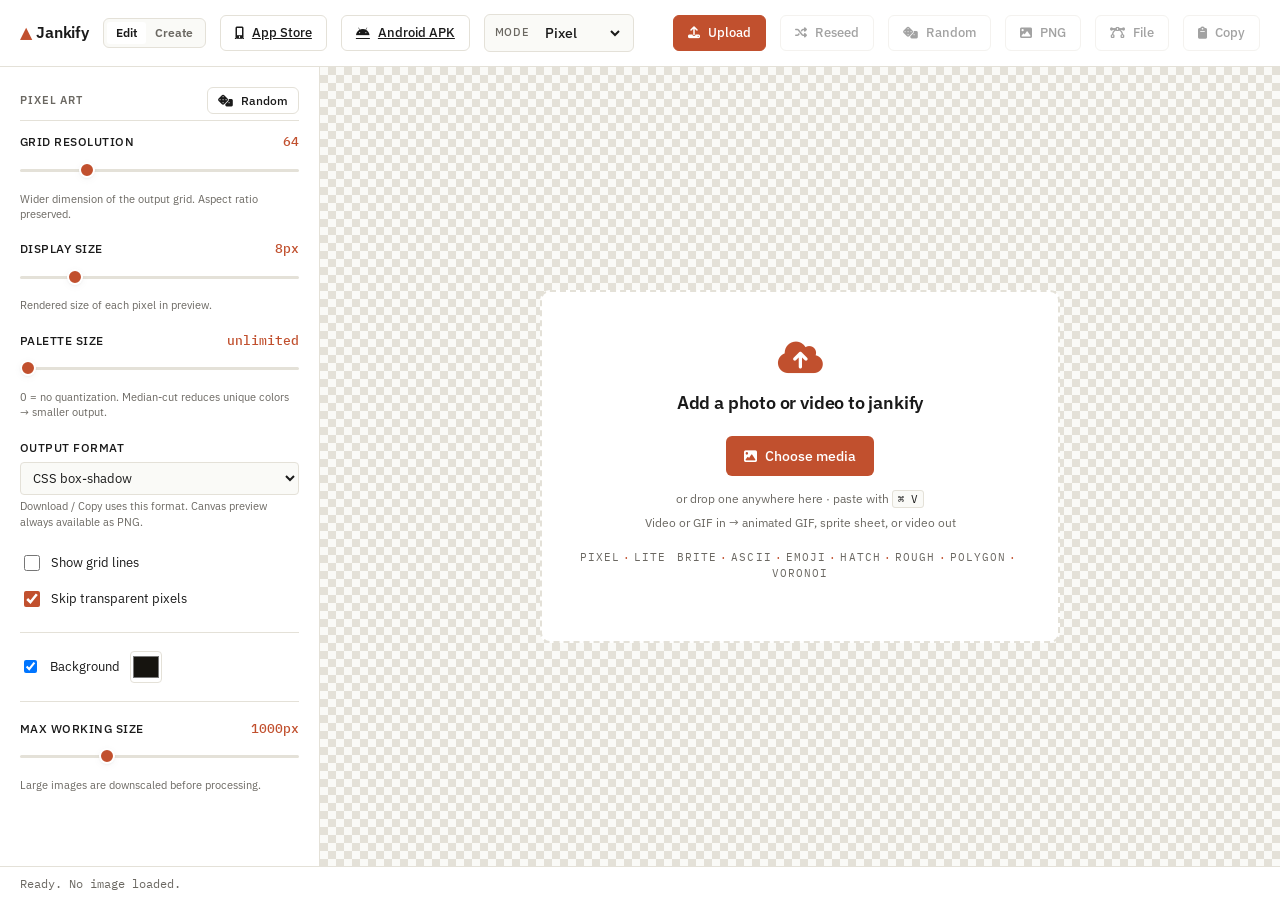
<file: index.html>
<!doctype html>
<html lang="en">
<head>
<meta charset="utf-8">
<meta name="viewport" content="width=device-width,initial-scale=1">
<title>Jankify</title>
<meta name="description" content="Screw up your photos, without AI.">

<meta property="og:type" content="website">
<meta property="og:title" content="Jankify">
<meta property="og:description" content="Screw up your photos, without AI.">
<meta property="og:image" content="https://jankify.app/og.png">
<meta property="og:image:width" content="1200">
<meta property="og:image:height" content="630">
<meta property="og:image:alt" content="Jankify wordmark beside a warm polygon mosaic; tagline reads &quot;Screw up your photos, without AI.&quot;">
<meta property="og:url" content="https://jankify.app/">
<meta property="og:site_name" content="lukesteuber.com">

<meta name="twitter:card" content="summary_large_image">
<meta name="twitter:title" content="Jankify">
<meta name="twitter:description" content="Screw up your photos, without AI.">
<meta name="twitter:image" content="https://jankify.app/og.png">
<meta name="twitter:image:alt" content="Jankify wordmark beside a warm polygon mosaic; tagline reads &quot;Screw up your photos, without AI.&quot;">

<link rel="canonical" href="https://jankify.app/">
<!--
================================================================================
  Jankify - Image to Geometric / Mosaic / Text / Pixel / Sketch Art
================================================================================
  File Purpose
    Browser-based image transformation tool. Eight rendering modes share a
    common pipeline. Each mode supports one or more export formats.

  Modes
    pixel     Pixel-art rendering with optional median-cut quantization.
              Exports: CSS box-shadow, SVG rect grid, HTML <table>, Unicode
              blocks (colored or mono), JSON 2D array, plain text grid.
    brite     Lite Brite pegboard with the authentic 8-peg Hasbro palette.
    ascii     Character density mapping; brightness ramp, optional color.
    emoji     Emoji mosaic via LAB color matching with rejection tolerance.
    hatch     Pen cross-hatch; line density tracks tone, optional source ink.
    rough     Hand-drawn sketch mosaic via rough.js (vendored inline).
    polygon   Delaunay triangulation with edge-aware point placement.
    voronoi   Voronoi cells: dual graph of the same Delaunay output.

  Primary Functions
    sobel, generatePoints, delaunay, voronoiCells       Geometry
    rgbToLab, deltaE94                                  Color science
    buildEmojiPalette                                   Emoji probing
    nearestBritePeg                                     Lite Brite palette match
    avgRgbRect, avgBrightRect, avgRgbaRect              Area sampling
    medianCutPalette                                    Color quantization
    computeHatch                                        Tone-driven hatching
    renderRough, svgRough                               rough.js sketch mosaic
    formatPixelsAs<Format>                              7 pixel exporters
    runPipeline                                         Orchestrator

  Inputs
    Any browser-decodable image or video (JPEG, PNG, WebP, GIF, MP4, MOV, …)
    Animated GIF and video sources unlock animation asset exports.
    Controls vary by mode — see sidebar.

  Outputs
    Inline canvas. Per-mode downloads (PNG always; SVG / TXT / CSS / HTML
    / JSON depending on mode). Clipboard copy for text outputs.
    Animation exports: looping GIF, PNG sprite sheet, and browser-recorded video.
    Video sources are sampled locally; no media is uploaded.

  Run: open in any modern browser. No build, no server, no network at runtime.
================================================================================
-->
<link rel="stylesheet" href="https://cdnjs.cloudflare.com/ajax/libs/font-awesome/6.5.1/css/all.min.css">
<link rel="preconnect" href="https://fonts.googleapis.com">
<link rel="preconnect" href="https://fonts.gstatic.com" crossorigin>
<link rel="stylesheet" href="https://fonts.googleapis.com/css2?family=IBM+Plex+Sans:wght@400;500;600&family=IBM+Plex+Mono:wght@400;500&display=swap">
<script>
// Native shell marker. Inside the iOS app the WKWebView exposes the
// "jankify" message handler and inside the Android app the JankifyAndroid
// bridge exists; both are present at document start. Mark <html> so CSS can
// hide web-only store links before first paint.
(function () {
  var native = '';
  try {
    if (window.webkit && window.webkit.messageHandlers && window.webkit.messageHandlers.jankify) native = 'ios';
    else if (window.JankifyAndroid) native = 'android';
  } catch (e) {}
  if (native) document.documentElement.setAttribute('data-native', native);
})();
</script>
<style>html[data-native] #store-link, html[data-native] #android-link { display: none !important; }</style>
<style>
:root {
  --bg:        #fafaf7;
  --surface:   #ffffff;
  --fg:        #1a1a1a;
  --fg-muted:  #6b6862;
  --border:    #e4e1d8;
  --accent:    #c1502e;
  --accent-fg: #ffffff;
  --focus:     #2d6cdf;
  --shadow:    0 1px 2px rgba(0,0,0,0.04), 0 2px 8px rgba(0,0,0,0.04);
  --radius:    6px;
}
@media (prefers-color-scheme: dark) {
  :root {
    --bg:       #16140f;
    --surface:  #1f1c16;
    --fg:       #f0ebe0;
    --fg-muted: #9b958a;
    --border:   #2e2a22;
    --accent:   #e07a52;
    --focus:    #6ea1ff;
    --shadow:   0 1px 2px rgba(0,0,0,0.3), 0 2px 8px rgba(0,0,0,0.2);
  }
}
* { box-sizing: border-box; }
[hidden] { display: none !important; }
html, body { margin: 0; padding: 0; height: 100%; }
body {
  font-family: "IBM Plex Sans", system-ui, -apple-system, sans-serif;
  color: var(--fg);
  background: var(--bg);
  font-size: 14px;
  line-height: 1.45;
  display: grid;
  grid-template-rows: auto 1fr auto;
  min-height: 100vh;
}

header {
  background: var(--surface);
  border-bottom: 1px solid var(--border);
  padding: 14px 20px;
  display: flex;
  align-items: center;
  gap: 14px;
  flex-wrap: wrap;
  position: sticky;
  top: 0;
  z-index: 10;
}
header h1 {
  font-size: 16px;
  font-weight: 600;
  margin: 0;
  letter-spacing: -0.01em;
}
header h1 .accent { color: var(--accent); }
header .spacer { flex: 1; }
.header-start, .header-end { display: contents; }

.workspace-switcher {
  display: inline-flex;
  align-items: center;
  padding: 3px;
  border: 1px solid var(--border);
  border-radius: var(--radius);
  background: var(--bg);
}
.workspace-switcher a,
.workspace-switcher [aria-current="page"] {
  padding: 4px 9px;
  border-radius: calc(var(--radius) - 3px);
  color: var(--fg-muted);
  font-size: 12px;
  font-weight: 600;
  line-height: 1.2;
  text-decoration: none;
}
.workspace-switcher a:hover { color: var(--fg); }
.workspace-switcher a:focus-visible { outline: 2px solid var(--focus); outline-offset: 2px; }
.workspace-switcher [aria-current="page"] {
  background: var(--surface);
  color: var(--fg);
  box-shadow: 0 1px 2px var(--shadow);
}

.mode-select {
  display: inline-flex;
  align-items: center;
  gap: 8px;
  padding: 6px 10px;
  border: 1px solid var(--border);
  border-radius: var(--radius);
  background: var(--bg);
}
.mode-select label {
  font-size: 11px;
  font-weight: 500;
  text-transform: uppercase;
  letter-spacing: 0.05em;
  color: var(--fg-muted);
}
.mode-select select {
  font: inherit;
  font-weight: 500;
  background: transparent;
  border: none;
  color: var(--fg);
  padding: 2px 4px;
  cursor: pointer;
}
.mode-select select:focus { outline: 2px solid var(--focus); outline-offset: 2px; }

.btn {
  display: inline-flex;
  align-items: center;
  gap: 8px;
  background: var(--surface);
  color: var(--fg);
  border: 1px solid var(--border);
  border-radius: var(--radius);
  padding: 8px 14px;
  font: inherit;
  font-size: 13px;
  font-weight: 500;
  cursor: pointer;
  transition: background 0.1s, border-color 0.1s;
}
.btn:hover { background: var(--bg); border-color: var(--fg-muted); }
.btn:focus-visible { outline: 2px solid var(--focus); outline-offset: 2px; }
.btn:disabled { opacity: 0.4; cursor: not-allowed; }
.btn-primary {
  background: var(--accent);
  color: var(--accent-fg);
  border-color: var(--accent);
}
.btn-primary:hover { background: var(--accent); filter: brightness(1.08); }
.btn i { font-size: 12px; }
.btn.copy-flash { background: var(--accent); color: var(--accent-fg); }

main {
  display: grid;
  grid-template-columns: 320px 1fr;
  min-height: 0;
}
@media (max-width: 800px) {
  main { grid-template-columns: 1fr; grid-template-rows: auto auto; }
  /* Canvas first on mobile — controls follow */
  .canvas-area { order: 1; min-height: 60vh; }
  aside {
    order: 2;
    border-right: none !important;
    border-top: 1px solid var(--border);
    padding-top: 16px;
  }
  /* Hide the redundant header Upload button on mobile while no image is loaded —
     the placeholder is now the primary affordance. JS re-shows it after upload. */
  header label[for="file-input"].hide-mobile-empty { display: none; }
}
/* iPhone Duo book pose: controls on the left page, canvas on the right, nothing in the fold */
@media (min-width: 801px) {
  html[data-duo-pose="book"] body {
    grid-template-columns: var(--duo-fold-left) var(--duo-fold-width) minmax(0, 1fr);
  }
  html[data-duo-pose="book"] header {
    grid-column: 1 / -1;
    display: grid;
    grid-template-columns: var(--duo-fold-left) var(--duo-fold-width) minmax(0, 1fr);
    align-items: start;
    padding-left: 0;
    padding-right: 0;
  }
  html[data-duo-pose="book"] .header-start,
  html[data-duo-pose="book"] .header-end {
    display: flex;
    align-items: center;
    gap: 14px;
    flex-wrap: wrap;
    padding: 0 20px;
  }
  html[data-duo-pose="book"] .header-start { grid-column: 1; }
  html[data-duo-pose="book"] .header-end { grid-column: 3; }
  html[data-duo-pose="book"] header .spacer { display: none; }
  html[data-duo-pose="book"] main {
    grid-column: 1 / -1;
    grid-row: 2 / 4;
    grid-template-columns: var(--duo-fold-left) var(--duo-fold-width) minmax(0, 1fr);
    grid-template-rows: subgrid;
  }
  html[data-duo-pose="book"] aside { grid-column: 1; grid-row: 1; }
  html[data-duo-pose="book"] .canvas-area { grid-column: 3; grid-row: 1 / 3; min-height: 0; }
  html[data-duo-pose="book"] .canvas-area canvas { max-height: 100%; }
  html[data-duo-pose="book"] .status { grid-column: 1; grid-row: 3; white-space: normal; }
  html[data-duo-pose="book"] #gif-warning:not([hidden]) { padding-left: var(--duo-fold-right); }
}

aside {
  background: var(--surface);
  border-right: 1px solid var(--border);
  padding: 20px;
  overflow-y: auto;
}
.control { margin-bottom: 18px; }
.control:last-child { margin-bottom: 0; }
.control label.field-label {
  display: flex;
  justify-content: space-between;
  align-items: baseline;
  font-size: 12px;
  font-weight: 500;
  color: var(--fg);
  margin-bottom: 6px;
  text-transform: uppercase;
  letter-spacing: 0.04em;
}
.control label.field-label .value {
  font-family: "IBM Plex Mono", monospace;
  font-weight: 500;
  color: var(--accent);
  text-transform: none;
  letter-spacing: 0;
  font-size: 13px;
}
.control .hint {
  font-size: 11px;
  color: var(--fg-muted);
  margin-top: 4px;
  line-height: 1.4;
}

.mode-section[hidden] { display: none; }
#gif-warning[hidden] { display: none !important; }
#gif-warning:not([hidden]) {
  position: fixed; inset: 0; z-index: 60;
  display: flex; align-items: center; justify-content: center;
  background: rgba(0,0,0,.62);
}
.mode-section h3 {
  font-size: 11px;
  font-weight: 600;
  text-transform: uppercase;
  letter-spacing: 0.08em;
  color: var(--fg-muted);
  margin: 0 0 12px 0;
  padding-bottom: 6px;
  border-bottom: 1px solid var(--border);
}

input[type=range] {
  -webkit-appearance: none; appearance: none;
  width: 100%; height: 24px;
  background: transparent; cursor: pointer; margin: 0;
}
input[type=range]:focus-visible { outline: 2px solid var(--focus); outline-offset: 2px; border-radius: 4px; }
input[type=range]:disabled { opacity: 0.35; cursor: not-allowed; }
input[type=range]::-webkit-slider-runnable-track { height: 3px; background: var(--border); border-radius: 2px; }
input[type=range]::-moz-range-track { height: 3px; background: var(--border); border-radius: 2px; }
input[type=range]::-webkit-slider-thumb {
  -webkit-appearance: none; appearance: none;
  width: 16px; height: 16px;
  background: var(--accent);
  border: 2px solid var(--surface);
  border-radius: 50%;
  margin-top: -7px;
  cursor: pointer;
  box-shadow: var(--shadow);
}
input[type=range]::-moz-range-thumb {
  width: 16px; height: 16px;
  background: var(--accent);
  border: 2px solid var(--surface);
  border-radius: 50%;
  cursor: pointer;
  box-shadow: var(--shadow);
}

.radio-group, .checkbox-group {
  display: flex; flex-direction: column; gap: 6px;
}
.radio-group label, .checkbox-group label {
  display: flex; align-items: center; gap: 8px;
  cursor: pointer; font-size: 13px; padding: 4px 0;
}
.radio-group input, .checkbox-group input {
  accent-color: var(--accent);
  width: 16px; height: 16px; cursor: pointer;
}
.radio-group input:focus-visible, .checkbox-group input:focus-visible {
  outline: 2px solid var(--focus); outline-offset: 2px;
}

.row { display: flex; gap: 10px; align-items: center; }
.row input[type=color] {
  width: 32px; height: 32px; padding: 0;
  border: 1px solid var(--border); border-radius: 4px;
  cursor: pointer; background: transparent;
}

.control select, .control input[type=text] {
  font: inherit; font-size: 13px;
  width: 100%; padding: 6px 8px;
  border: 1px solid var(--border);
  border-radius: 4px;
  background: var(--bg); color: var(--fg);
}
.control select:focus, .control input[type=text]:focus {
  outline: 2px solid var(--focus); outline-offset: 1px;
}
.control input[type=text].mono {
  font-family: "IBM Plex Mono", monospace;
  letter-spacing: 0.02em;
}

.divider { height: 1px; background: var(--border); margin: 18px 0; border: 0; }

.canvas-area {
  position: relative;
  display: flex;
  align-items: center;
  justify-content: center;
  padding: 24px;
  background:
    repeating-conic-gradient(var(--border) 0% 25%, transparent 0% 50%) 0 0 / 16px 16px;
  background-color: var(--bg);
  min-height: 400px;
  overflow: auto;
}
.canvas-area canvas {
  max-width: 100%;
  max-height: calc(100vh - 140px);
  display: block;
  box-shadow: var(--shadow);
  background: #000;
  image-rendering: pixelated;
  image-rendering: crisp-edges;
}

.placeholder {
  display: flex;
  flex-direction: column;
  align-items: center;
  justify-content: center;
  text-align: center;
  color: var(--fg-muted);
  padding: 48px 28px;
  border: 2px dashed var(--border);
  border-radius: 10px;
  width: min(520px, 92%);
  background: var(--surface);
  cursor: pointer;
  transition: border-color 0.15s, background 0.15s, transform 0.06s ease-out;
  -webkit-tap-highlight-color: transparent;
}
.placeholder:hover {
  border-color: var(--accent);
  color: var(--fg);
}
.placeholder:active { transform: scale(0.995); }
.placeholder:focus-within { outline: 2px solid var(--focus); outline-offset: 2px; }
.placeholder.drag-over {
  border-color: var(--accent);
  background: color-mix(in srgb, var(--accent) 6%, var(--surface));
  transform: scale(1.005);
}
.placeholder .icon {
  font-size: 36px;
  color: var(--accent);
  margin-bottom: 14px;
  line-height: 1;
}
.placeholder h2 {
  font-size: 18px;
  font-weight: 600;
  margin: 0 0 6px 0;
  color: var(--fg);
  letter-spacing: -0.01em;
}
.placeholder .cta {
  display: inline-flex;
  align-items: center;
  gap: 8px;
  background: var(--accent);
  color: var(--accent-fg);
  border-radius: var(--radius);
  padding: 10px 18px;
  font-size: 14px;
  font-weight: 500;
  margin: 14px 0 8px;
  pointer-events: none; /* clicks bubble to the label */
}
.placeholder .cta i { font-size: 13px; }
.placeholder .hint-line { margin: 6px 0 0; font-size: 12px; color: var(--fg-muted); }
.placeholder .hint-line kbd {
  font-family: "IBM Plex Mono", monospace;
  font-size: 11px;
  background: var(--bg);
  border: 1px solid var(--border);
  border-radius: 3px;
  padding: 1px 5px;
  color: var(--fg);
}
.placeholder .modes-line {
  margin-top: 18px;
  font-family: "IBM Plex Mono", monospace;
  font-size: 11px;
  letter-spacing: 0.10em;
  text-transform: uppercase;
  color: var(--fg-muted);
  white-space: normal;
  word-spacing: 2px;
}
.placeholder .modes-line .dot { display: inline-block; color: var(--accent); padding: 0 3px; }
@media (max-width: 800px) {
  .placeholder { padding: 32px 18px; }
  .placeholder .hint-desktop { display: none; }
  .placeholder .hint-mobile { display: block; }
  .placeholder .modes-line { font-size: 10px; letter-spacing: 0.06em; }
}
@media (min-width: 801px) {
  .placeholder .hint-mobile { display: none; }
}

.loading {
  position: absolute; inset: 0;
  background: rgba(0, 0, 0, 0.5);
  color: #fff;
  display: none;
  align-items: center; justify-content: center;
  flex-direction: column; gap: 12px;
  z-index: 5;
}
.loading.active { display: flex; }
.loading .label { font-size: 14px; font-weight: 500; }
.loading .detail {
  min-height: 1.2em;
  color: rgba(255,255,255,0.78);
  font: 12px/1.4 "IBM Plex Mono", monospace;
}
.loading .progress-bar {
  width: 220px; height: 3px;
  background: rgba(255,255,255,0.2);
  border-radius: 2px; overflow: hidden;
}
.loading .progress-bar-fill {
  height: 100%; background: var(--accent); width: 0%;
  transition: width 0.15s ease-out;
}

.status {
  padding: 8px 20px;
  font-size: 12px;
  color: var(--fg-muted);
  border-top: 1px solid var(--border);
  background: var(--surface);
  font-family: "IBM Plex Mono", monospace;
  white-space: nowrap; overflow-x: auto;
}

input[type=file] {
  position: absolute; width: 1px; height: 1px;
  opacity: 0; pointer-events: none;
}

.sr-only {
  position: absolute; width: 1px; height: 1px;
  padding: 0; margin: -1px; overflow: hidden;
  clip: rect(0, 0, 0, 0); white-space: nowrap; border: 0;
}
</style>
</head>
<body>

<header>
  <div class="header-start">
  <h1><span class="accent">▲</span> Jankify</h1>

  <nav class="workspace-switcher" aria-label="Jankify workspace">
    <span aria-current="page">Edit</span>
    <a href="create/app/index.html#/effects" title="Open the SpaceJank creator">Create</a>
  </nav>

  <a class="btn" id="store-link" href="https://apps.apple.com/app/id6782693852" target="_blank" rel="noreferrer" title="Jankify on the App Store">
    <i class="fa-solid fa-mobile-screen-button" aria-hidden="true"></i>
    App Store
  </a>
  <a class="btn" id="android-link" href="https://dr.eamer.dev/downloads/apps/jankify/" title="Download Jankify for Android">
    <i class="fa-brands fa-android" aria-hidden="true"></i>
    Android APK
  </a>

  <div class="mode-select">
    <label for="mode">Mode</label>
    <select id="mode" aria-label="Rendering mode">
      <option value="pixel" selected>Pixel</option>
      <option value="brite">Lite Brite</option>
      <option value="ascii">ASCII</option>
      <option value="emoji">Emoji</option>
      <option value="hatch">Hatch</option>
      <option value="rough">Rough</option>
      <option value="polygon">Polygon</option>
      <option value="voronoi">Voronoi</option>
    </select>
  </div>
  </div>

  <div class="spacer"></div>

  <div class="header-end">
  <label for="file-input" class="btn btn-primary hide-mobile-empty" id="upload-btn">
    <i class="fa-solid fa-upload" aria-hidden="true"></i>
    <span id="upload-btn-label">Upload</span>
  </label>
  <input type="file" id="file-input" accept="image/*,video/*,.mp4,.mov,.m4v,.webm" aria-label="Choose a photo, animated GIF, or video from your device">

  <button class="btn" id="reseed-btn" disabled title="Re-randomize">
    <i class="fa-solid fa-shuffle" aria-hidden="true"></i>
    Reseed
  </button>

  <button class="btn" id="random-btn" disabled title="Random mode + settings (surprise me)">
    <i class="fa-solid fa-dice" aria-hidden="true"></i>
    Random
  </button>

  <button class="btn" id="download-png" disabled>
    <i class="fa-solid fa-image" aria-hidden="true"></i>
    PNG
  </button>

  <button class="btn" id="make-gif" disabled hidden title="Jankify every frame of this GIF, then download" aria-label="Make animated GIF from every frame">
    <i class="fa-solid fa-film" aria-hidden="true"></i>
    GIF
  </button>

  <button class="btn" id="make-sheet" disabled hidden title="Export processed frames as a sprite sheet" aria-label="Make a sprite sheet from processed frames">
    <i class="fa-solid fa-border-all" aria-hidden="true"></i>
    Sheet
  </button>

  <button class="btn" id="make-video" disabled hidden title="Export processed frames as a video" aria-label="Make a video from processed frames">
    <i class="fa-solid fa-video" aria-hidden="true"></i>
    Video
  </button>

  <button class="btn" id="download-vector" disabled>
    <i class="fa-solid fa-bezier-curve" aria-hidden="true"></i>
    <span id="download-vector-label">SVG</span>
  </button>

  <button class="btn" id="copy-output" disabled hidden>
    <i class="fa-solid fa-clipboard" aria-hidden="true"></i>
    Copy
  </button>
  </div>
</header>

<main>
  <aside aria-label="Controls">

    <!-- POLYGON / VORONOI -->
    <div class="mode-section" data-modes="polygon voronoi" hidden>
      <h3>Geometry</h3>

      <div class="control">
        <label class="field-label" for="cell-size">
          <span>Cell size</span>
          <span class="value" id="cell-size-value">30</span>
        </label>
        <input type="range" id="cell-size" min="8" max="120" value="30" step="1">
        <div class="hint">Base grid spacing in pixels. Smaller = more detail.</div>
      </div>

      <div class="control">
        <label class="field-label" for="edge-sensitivity">
          <span>Edge sensitivity</span>
          <span class="value" id="edge-sensitivity-value">60%</span>
        </label>
        <input type="range" id="edge-sensitivity" min="0" max="200" value="60" step="5">
        <div class="hint">Extra points on detected edges, as % of grid count.</div>
      </div>

      <div class="control">
        <span class="field-label" style="display:block">Color sampling</span>
        <div class="radio-group" role="radiogroup">
          <label><input type="radio" name="color-mode" value="centroid" checked>Centroid <span style="color:var(--fg-muted);font-size:12px">— fast</span></label>
          <label><input type="radio" name="color-mode" value="average">Average <span style="color:var(--fg-muted);font-size:12px">— smoother</span></label>
        </div>
      </div>

      <div class="control">
        <div class="checkbox-group">
          <label><input type="checkbox" id="show-stroke">Show cell edges</label>
        </div>
        <div class="row" style="margin-top:8px" id="stroke-controls" hidden>
          <input type="color" id="stroke-color" value="#000000" aria-label="Stroke color">
          <input type="range" id="stroke-opacity" min="0" max="100" value="40" aria-label="Stroke opacity">
          <span class="value" id="stroke-opacity-value" style="font-family:'IBM Plex Mono',monospace;font-size:12px;min-width:36px">40%</span>
        </div>
      </div>
    </div>

    <!-- EMOJI -->
    <div class="mode-section" data-modes="emoji" hidden>
      <h3>Emoji</h3>

      <div class="control">
        <label class="field-label" for="emoji-window">
          <span>Analysis window</span>
          <span class="value" id="emoji-window-value">7px</span>
        </label>
        <input type="range" id="emoji-window" min="1" max="50" value="7" step="1">
        <div class="hint">Source pixel block per emoji. Smaller = more detail, slower.</div>
      </div>

      <div class="control">
        <label class="field-label" for="emoji-scale">
          <span>Output cell size</span>
          <span class="value" id="emoji-scale-value">14px</span>
        </label>
        <input type="range" id="emoji-scale" min="4" max="40" value="14" step="1">
        <div class="hint">Size of each rendered emoji.</div>
      </div>

      <div class="control">
        <label class="field-label" for="emoji-tolerance">
          <span>Match tolerance</span>
          <span class="value" id="emoji-tolerance-value">8</span>
        </label>
        <input type="range" id="emoji-tolerance" min="1" max="30" value="8" step="1">
        <div class="hint">Lower = more accurate color, less variety.</div>
      </div>

      <div class="control">
        <label class="field-label" for="emoji-empty">
          <span>Allowed empty space</span>
          <span class="value" id="emoji-empty-value">70%</span>
        </label>
        <input type="range" id="emoji-empty" min="40" max="100" value="70" step="2">
        <div class="hint">Higher = include sparse glyphs (❗) alongside solid (🟥).</div>
      </div>

      <div class="control">
        <div class="checkbox-group">
          <label><input type="checkbox" id="emoji-hide-black">Hide black/transparent regions</label>
        </div>
      </div>
    </div>

    <!-- ASCII -->
    <div class="mode-section" data-modes="ascii" hidden>
      <h3>ASCII</h3>

      <div class="control">
        <label class="field-label" for="ascii-cell">
          <span>Cell size</span>
          <span class="value" id="ascii-cell-value">10px</span>
        </label>
        <input type="range" id="ascii-cell" min="4" max="30" value="10" step="1">
        <div class="hint">Pixel block per character.</div>
      </div>

      <div class="control">
        <label class="field-label" for="ascii-ramp">
          <span>Character ramp</span>
        </label>
        <select id="ascii-ramp">
          <option value=" .:-=+*#%@" selected>Standard (10 levels)</option>
          <option value=" .'`,^:;Il!i&gt;&lt;~+_-?][}{1)(|/tfjrxnuvczXYUJCLQ0OZmwqpdbkhao*#MW&amp;8%B@$">Extended (70 levels)</option>
          <option value=" ░▒▓█">Blocks (5 levels)</option>
          <option value=" .oO@">Minimal (5 levels)</option>
          <option value=" ·•◦●">Dots (5 levels)</option>
        </select>
        <div class="hint">Light to dark.</div>
      </div>

      <div class="control">
        <label class="field-label" for="ascii-ramp-custom">
          <span>Custom ramp</span>
        </label>
        <input type="text" id="ascii-ramp-custom" class="mono" placeholder="(or type your own, light → dark)">
      </div>

      <div class="control">
        <span class="field-label" style="display:block">Color</span>
        <div class="radio-group" role="radiogroup">
          <label><input type="radio" name="ascii-color" value="mono" checked>Monochrome</label>
          <label><input type="radio" name="ascii-color" value="source">Source colors</label>
        </div>
      </div>

      <div class="row">
        <input type="color" id="ascii-fg" value="#f0ebe0" aria-label="ASCII foreground color">
        <span style="font-size:12px;color:var(--fg-muted)">Foreground (mono only)</span>
      </div>
    </div>

    <!-- PIXEL -->
    <div class="mode-section" data-modes="pixel">
      <h3>Pixel Art</h3>

      <div class="control">
        <label class="field-label" for="pixel-grid">
          <span>Grid resolution</span>
          <span class="value" id="pixel-grid-value">64</span>
        </label>
        <input type="range" id="pixel-grid" min="8" max="256" value="64" step="1">
        <div class="hint">Wider dimension of the output grid. Aspect ratio preserved.</div>
      </div>

      <div class="control">
        <label class="field-label" for="pixel-display">
          <span>Display size</span>
          <span class="value" id="pixel-display-value">8px</span>
        </label>
        <input type="range" id="pixel-display" min="1" max="40" value="8" step="1">
        <div class="hint">Rendered size of each pixel in preview.</div>
      </div>

      <div class="control">
        <label class="field-label" for="pixel-quantize">
          <span>Palette size</span>
          <span class="value" id="pixel-quantize-value">unlimited</span>
        </label>
        <input type="range" id="pixel-quantize" min="0" max="256" value="0" step="1">
        <div class="hint">0 = no quantization. Median-cut reduces unique colors → smaller output.</div>
      </div>

      <div class="control">
        <label class="field-label" for="pixel-format">
          <span>Output format</span>
        </label>
        <select id="pixel-format">
          <option value="css" selected>CSS box-shadow</option>
          <option value="svg">SVG &lt;rect&gt; grid</option>
          <option value="html">HTML &lt;table&gt;</option>
          <option value="blocks-html">Unicode blocks (HTML, colored)</option>
          <option value="blocks-ansi">Unicode blocks (ANSI terminal)</option>
          <option value="blocks-mono">Unicode blocks (mono)</option>
          <option value="json">JSON 2D array</option>
          <option value="text">Plain text (coords)</option>
        </select>
        <div class="hint">Download / Copy uses this format. Canvas preview always available as PNG.</div>
      </div>

      <div class="control">
        <div class="checkbox-group">
          <label><input type="checkbox" id="pixel-grid-lines">Show grid lines</label>
          <label><input type="checkbox" id="pixel-skip-alpha" checked>Skip transparent pixels</label>
        </div>
      </div>
    </div>

    <!-- LITE BRITE -->
    <div class="mode-section" data-modes="brite" hidden>
      <h3>Lite Brite</h3>

      <div class="control">
        <div class="checkbox-group">
          <label><input type="checkbox" id="brite-classic">Classic 9×12 board</label>
        </div>
        <div class="hint">Locks output to authentic Hasbro 12:9 aspect (4:3 landscape, 3:4 portrait). Disables the sliders below.</div>
      </div>

      <div class="control">
        <label class="field-label" for="brite-peg">
          <span>Peg size</span>
          <span class="value" id="brite-peg-value">20px</span>
        </label>
        <input type="range" id="brite-peg" min="8" max="48" value="20" step="1">
        <div class="hint">Bigger pegs, coarser image. Floor of 8 keeps it readable on phones.</div>
      </div>

      <div class="control">
        <label class="field-label" for="brite-pitch">
          <span>Peg spacing</span>
          <span class="value" id="brite-pitch-value">170%</span>
        </label>
        <input type="range" id="brite-pitch" min="100" max="300" value="170" step="5">
        <div class="hint">Center-to-center distance, as % of peg diameter. 100% = pegs touching.</div>
      </div>

      <div class="control">
        <label class="field-label" for="brite-glow">
          <span>Bulb glow</span>
          <span class="value" id="brite-glow-value">85%</span>
        </label>
        <input type="range" id="brite-glow" min="0" max="100" value="85" step="5">
        <div class="hint">Backlit halo behind the pegs. 0 = unlit template.</div>
      </div>

      <div class="control">
        <span class="field-label" style="display:block">Palette</span>
        <div id="brite-palette-swatches" style="display:flex;gap:4px;margin-top:6px" aria-label="Lite Brite palette colors"></div>
        <div class="hint">Authentic 8-peg Hasbro set. Cells below the luminance floor render as empty holes.</div>
      </div>
    </div>

    <!-- HATCH -->
    <div class="mode-section" data-modes="hatch" hidden>
      <h3>Hatch</h3>

      <div class="control">
        <label class="field-label" for="hatch-spacing">
          <span>Line spacing</span>
          <span class="value" id="hatch-spacing-value">6px</span>
        </label>
        <input type="range" id="hatch-spacing" min="3" max="30" value="6" step="1">
        <div class="hint">Gap between hatch lines. Smaller = denser, more detail.</div>
      </div>

      <div class="control">
        <label class="field-label" for="hatch-width">
          <span>Stroke width</span>
          <span class="value" id="hatch-width-value">1.4px</span>
        </label>
        <input type="range" id="hatch-width" min="0.5" max="6" value="1.4" step="0.1">
        <div class="hint">Thickness of each pen stroke.</div>
      </div>

      <div class="control">
        <label class="field-label" for="hatch-angle">
          <span>Base angle</span>
          <span class="value" id="hatch-angle-value">45°</span>
        </label>
        <input type="range" id="hatch-angle" min="0" max="180" value="45" step="1">
        <div class="hint">Angle of the first hatch layer.</div>
      </div>

      <div class="control">
        <label class="field-label" for="hatch-levels">
          <span>Cross-hatch layers</span>
          <span class="value" id="hatch-levels-value">3</span>
        </label>
        <input type="range" id="hatch-levels" min="1" max="4" value="3" step="1">
        <div class="hint">Darker tones add layers: 1 hatch → 4 cross-hatched.</div>
      </div>

      <div class="control">
        <label class="field-label" for="hatch-jitter">
          <span>Hand wobble</span>
          <span class="value" id="hatch-jitter-value">30%</span>
        </label>
        <input type="range" id="hatch-jitter" min="0" max="100" value="30" step="5">
        <div class="hint">Per-line angle and offset jitter. 0 = mechanical.</div>
      </div>

      <div class="control">
        <div class="checkbox-group">
          <label><input type="checkbox" id="hatch-ink-source">Ink from source colors</label>
        </div>
      </div>

      <div class="control">
        <div class="row">
          <input type="color" id="hatch-ink" value="#1a1a1a" aria-label="Ink color">
          <span style="font-size:12px;color:var(--fg-muted)">Ink (mono)</span>
          <input type="color" id="hatch-paper" value="#f7f4ec" aria-label="Paper color">
          <span style="font-size:12px;color:var(--fg-muted)">Paper</span>
        </div>
      </div>
    </div>

    <!-- ROUGH -->
    <div class="mode-section" data-modes="rough" hidden>
      <h3>Rough Sketch</h3>

      <div class="control">
        <label class="field-label" for="rough-cell">
          <span>Cell size</span>
          <span class="value" id="rough-cell-value">28px</span>
        </label>
        <input type="range" id="rough-cell" min="8" max="60" value="28" step="1">
        <div class="hint">Source block per sketched shape. Smaller = more shapes, slower.</div>
      </div>

      <div class="control">
        <label class="field-label" for="rough-fill">
          <span>Fill style</span>
        </label>
        <select id="rough-fill">
          <option value="hachure" selected>Hachure</option>
          <option value="cross-hatch">Cross-hatch</option>
          <option value="zigzag">Zigzag</option>
          <option value="dots">Dots</option>
          <option value="solid">Solid</option>
        </select>
        <div class="hint">How each shape is filled.</div>
      </div>

      <div class="control">
        <label class="field-label" for="rough-roughness">
          <span>Roughness</span>
          <span class="value" id="rough-roughness-value">1.2</span>
        </label>
        <input type="range" id="rough-roughness" min="0" max="4" value="1.2" step="0.1">
        <div class="hint">How sketchy the strokes are. 0 = clean.</div>
      </div>

      <div class="control">
        <label class="field-label" for="rough-bowing">
          <span>Bowing</span>
          <span class="value" id="rough-bowing-value">1</span>
        </label>
        <input type="range" id="rough-bowing" min="0" max="6" value="1" step="0.5">
        <div class="hint">How much straight lines bend.</div>
      </div>

      <div class="control">
        <label class="field-label" for="rough-gap">
          <span>Fill gap</span>
          <span class="value" id="rough-gap-value">6px</span>
        </label>
        <input type="range" id="rough-gap" min="2" max="20" value="6" step="1">
        <div class="hint">Spacing of hachure / dot fill lines.</div>
      </div>

      <div class="control">
        <div class="checkbox-group">
          <label><input type="checkbox" id="rough-outline">Outline cells</label>
        </div>
      </div>

      <div class="control">
        <div class="row">
          <input type="color" id="rough-paper" value="#ffffff" aria-label="Paper color">
          <span style="font-size:12px;color:var(--fg-muted)">Paper</span>
        </div>
      </div>
    </div>

    <!-- BACKGROUND (emoji + ascii + pixel) -->
    <div class="mode-section" data-modes="emoji ascii pixel">
      <hr class="divider">
      <div class="control">
        <div class="row">
          <input type="checkbox" id="bg-enabled" aria-label="Show background" checked>
          <label for="bg-color" style="font-size:13px">Background</label>
          <input type="color" id="bg-color" value="#16140f" aria-label="Background color">
        </div>
      </div>
    </div>

    <!-- ANIMATED SOURCE -->
    <div id="animation-guide" hidden>
      <hr class="divider">
      <div class="control">
        <div class="field-label"><span>Animation workshop</span></div>
        <div class="hint">
          Preview shows the first frame. Tune it, then export a looping GIF, a game-ready PNG sprite sheet, or a video when your browser supports recording. Pixel, Lite Brite, ASCII, Emoji, Hatch, and Rough support animation.
        </div>
      </div>
      <div class="control" id="clip-seconds-control">
        <label class="field-label" for="clip-seconds">
          <span>Animation length</span>
          <span class="value" id="clip-seconds-value">6s</span>
        </label>
        <input type="range" id="clip-seconds" min="1" max="10" value="6" step="1">
        <div class="hint">Uses the first seconds of an uploaded GIF or video. Trim on your phone first to choose a different moment.</div>
      </div>
      <div class="control">
        <label class="field-label" for="animation-fps">
          <span>Frames per second</span>
          <span class="value" id="animation-fps-value">12 fps</span>
        </label>
        <input type="range" id="animation-fps" min="2" max="30" value="12" step="1">
        <div class="hint">More frames look smoother but take longer and make larger files.</div>
      </div>
      <div class="control">
        <label class="field-label" for="sheet-columns">
          <span>Sheet columns</span>
          <span class="value" id="sheet-columns-value">6</span>
        </label>
        <input type="range" id="sheet-columns" min="1" max="10" value="6" step="1">
      </div>
    </div>

    <!-- UNIVERSAL -->
    <hr class="divider">
    <div class="control">
      <label class="field-label" for="max-dim">
        <span>Max working size</span>
        <span class="value" id="max-dim-value">1000px</span>
      </label>
      <input type="range" id="max-dim" min="400" max="2400" value="1000" step="100">
      <div class="hint">Large images are downscaled before processing.</div>
    </div>

  </aside>

  <div class="canvas-area" id="canvas-area">
    <label class="placeholder" id="placeholder" for="file-input">
      <span class="icon" aria-hidden="true"><i class="fa-solid fa-cloud-arrow-up"></i></span>
      <h2>Add a photo or video to jankify</h2>
      <span class="cta">
        <i class="fa-solid fa-image" aria-hidden="true"></i>
        Choose media
      </span>
      <p class="hint-line hint-desktop">or drop one anywhere here · paste with <kbd>⌘ V</kbd></p>
      <p class="hint-line hint-mobile">photos, screenshots, GIFs, or videos from your camera roll</p>
      <p class="hint-line">Video or GIF in → animated GIF, sprite sheet, or video out</p>
      <p class="modes-line">
        Pixel<span class="dot">·</span>Lite Brite<span class="dot">·</span>ASCII<span class="dot">·</span>Emoji<span class="dot">·</span>Hatch<span class="dot">·</span>Rough<span class="dot">·</span>Polygon<span class="dot">·</span>Voronoi
      </p>
    </label>
    <div class="loading" id="loading" role="status" aria-live="polite">
      <div class="label" id="loading-label">Processing…</div>
      <div class="progress-bar"><div class="progress-bar-fill" id="progress-fill"></div></div>
      <div class="detail" id="loading-detail">0% · 0s</div>
      <button class="btn" id="cancel-anim" hidden style="margin-top:12px;">Cancel</button>
    </div>
  </div>
</main>

<div class="status" id="status" aria-live="polite">Ready. No image loaded.</div>

<div id="gif-warning" role="dialog" aria-modal="true" aria-labelledby="gif-warning-title" aria-describedby="gif-warning-desc" hidden tabindex="-1">
  <div style="max-width:430px;margin:18px;background:#16181d;color:#e9eaee;border:1px solid #2b2f37;border-radius:14px;padding:22px;box-shadow:0 18px 50px rgba(0,0,0,.55);">
    <h2 id="gif-warning-title" style="margin:0 0 10px;font-size:1.08rem;">Make animated media</h2>
    <div id="gif-warning-desc">
      <p style="margin:0 0 12px;font-size:.92rem;line-height:1.5;color:#b7bcc6;">This runs your current mode on sampled frames from the source, then packs the results into your chosen animation asset. Still-image exports stay available separately.</p>
      <p style="margin:0 0 16px;font-size:.92rem;line-height:1.5;color:#b7bcc6;">Animated output flashes and loops. Flashing imagery can trigger seizures in people with photosensitive epilepsy. The safe speed keeps frames slow; the flash rate is checked and slowed automatically.</p>
    </div>
    <div style="display:flex;gap:8px;flex-wrap:wrap;justify-content:flex-end;">
      <button class="btn" id="gif-warning-cancel" type="button">Cancel</button>
      <button class="btn" id="gif-warning-fast" type="button">Keep source speed</button>
      <button class="btn btn-primary" id="gif-warning-safe" type="button">Use safer speed</button>
    </div>
  </div>
</div>

<!-- rough.js v4.6.6 (MIT, https://github.com/rough-stuff/rough): vendored inline for offline use -->
<script>
var rough=function(){"use strict";function t(t,e,s){if(t&&t.length){const[n,o]=e,a=Math.PI/180*s,h=Math.cos(a),r=Math.sin(a);for(const e of t){const[t,s]=e;e[0]=(t-n)*h-(s-o)*r+n,e[1]=(t-n)*r+(s-o)*h+o}}}function e(t,e){return t[0]===e[0]&&t[1]===e[1]}function s(s,n,o,a=1){const h=o,r=Math.max(n,.1),i=s[0]&&s[0][0]&&"number"==typeof s[0][0]?[s]:s,c=[0,0];if(h)for(const e of i)t(e,c,h);const l=function(t,s,n){const o=[];for(const s of t){const t=[...s];e(t[0],t[t.length-1])||t.push([t[0][0],t[0][1]]),t.length>2&&o.push(t)}const a=[];s=Math.max(s,.1);const h=[];for(const t of o)for(let e=0;e<t.length-1;e++){const s=t[e],n=t[e+1];if(s[1]!==n[1]){const t=Math.min(s[1],n[1]);h.push({ymin:t,ymax:Math.max(s[1],n[1]),x:t===s[1]?s[0]:n[0],islope:(n[0]-s[0])/(n[1]-s[1])})}}if(h.sort(((t,e)=>t.ymin<e.ymin?-1:t.ymin>e.ymin?1:t.x<e.x?-1:t.x>e.x?1:t.ymax===e.ymax?0:(t.ymax-e.ymax)/Math.abs(t.ymax-e.ymax))),!h.length)return a;let r=[],i=h[0].ymin,c=0;for(;r.length||h.length;){if(h.length){let t=-1;for(let e=0;e<h.length&&!(h[e].ymin>i);e++)t=e;h.splice(0,t+1).forEach((t=>{r.push({s:i,edge:t})}))}if(r=r.filter((t=>!(t.edge.ymax<=i))),r.sort(((t,e)=>t.edge.x===e.edge.x?0:(t.edge.x-e.edge.x)/Math.abs(t.edge.x-e.edge.x))),(1!==n||c%s==0)&&r.length>1)for(let t=0;t<r.length;t+=2){const e=t+1;if(e>=r.length)break;const s=r[t].edge,n=r[e].edge;a.push([[Math.round(s.x),i],[Math.round(n.x),i]])}i+=n,r.forEach((t=>{t.edge.x=t.edge.x+n*t.edge.islope})),c++}return a}(i,r,a);if(h){for(const e of i)t(e,c,-h);!function(e,s,n){const o=[];e.forEach((t=>o.push(...t))),t(o,s,n)}(l,c,-h)}return l}function n(t,e){var n;const o=e.hachureAngle+90;let a=e.hachureGap;a<0&&(a=4*e.strokeWidth),a=Math.round(Math.max(a,.1));let h=1;return e.roughness>=1&&((null===(n=e.randomizer)||void 0===n?void 0:n.next())||Math.random())>.7&&(h=a),s(t,a,o,h||1)}class o{constructor(t){this.helper=t}fillPolygons(t,e){return this._fillPolygons(t,e)}_fillPolygons(t,e){const s=n(t,e);return{type:"fillSketch",ops:this.renderLines(s,e)}}renderLines(t,e){const s=[];for(const n of t)s.push(...this.helper.doubleLineOps(n[0][0],n[0][1],n[1][0],n[1][1],e));return s}}function a(t){const e=t[0],s=t[1];return Math.sqrt(Math.pow(e[0]-s[0],2)+Math.pow(e[1]-s[1],2))}class h extends o{fillPolygons(t,e){let s=e.hachureGap;s<0&&(s=4*e.strokeWidth),s=Math.max(s,.1);const o=n(t,Object.assign({},e,{hachureGap:s})),h=Math.PI/180*e.hachureAngle,r=[],i=.5*s*Math.cos(h),c=.5*s*Math.sin(h);for(const[t,e]of o)a([t,e])&&r.push([[t[0]-i,t[1]+c],[...e]],[[t[0]+i,t[1]-c],[...e]]);return{type:"fillSketch",ops:this.renderLines(r,e)}}}class r extends o{fillPolygons(t,e){const s=this._fillPolygons(t,e),n=Object.assign({},e,{hachureAngle:e.hachureAngle+90}),o=this._fillPolygons(t,n);return s.ops=s.ops.concat(o.ops),s}}class i{constructor(t){this.helper=t}fillPolygons(t,e){const s=n(t,e=Object.assign({},e,{hachureAngle:0}));return this.dotsOnLines(s,e)}dotsOnLines(t,e){const s=[];let n=e.hachureGap;n<0&&(n=4*e.strokeWidth),n=Math.max(n,.1);let o=e.fillWeight;o<0&&(o=e.strokeWidth/2);const h=n/4;for(const r of t){const t=a(r),i=t/n,c=Math.ceil(i)-1,l=t-c*n,u=(r[0][0]+r[1][0])/2-n/4,p=Math.min(r[0][1],r[1][1]);for(let t=0;t<c;t++){const a=p+l+t*n,r=u-h+2*Math.random()*h,i=a-h+2*Math.random()*h,c=this.helper.ellipse(r,i,o,o,e);s.push(...c.ops)}}return{type:"fillSketch",ops:s}}}class c{constructor(t){this.helper=t}fillPolygons(t,e){const s=n(t,e);return{type:"fillSketch",ops:this.dashedLine(s,e)}}dashedLine(t,e){const s=e.dashOffset<0?e.hachureGap<0?4*e.strokeWidth:e.hachureGap:e.dashOffset,n=e.dashGap<0?e.hachureGap<0?4*e.strokeWidth:e.hachureGap:e.dashGap,o=[];return t.forEach((t=>{const h=a(t),r=Math.floor(h/(s+n)),i=(h+n-r*(s+n))/2;let c=t[0],l=t[1];c[0]>l[0]&&(c=t[1],l=t[0]);const u=Math.atan((l[1]-c[1])/(l[0]-c[0]));for(let t=0;t<r;t++){const a=t*(s+n),h=a+s,r=[c[0]+a*Math.cos(u)+i*Math.cos(u),c[1]+a*Math.sin(u)+i*Math.sin(u)],l=[c[0]+h*Math.cos(u)+i*Math.cos(u),c[1]+h*Math.sin(u)+i*Math.sin(u)];o.push(...this.helper.doubleLineOps(r[0],r[1],l[0],l[1],e))}})),o}}class l{constructor(t){this.helper=t}fillPolygons(t,e){const s=e.hachureGap<0?4*e.strokeWidth:e.hachureGap,o=e.zigzagOffset<0?s:e.zigzagOffset,a=n(t,e=Object.assign({},e,{hachureGap:s+o}));return{type:"fillSketch",ops:this.zigzagLines(a,o,e)}}zigzagLines(t,e,s){const n=[];return t.forEach((t=>{const o=a(t),h=Math.round(o/(2*e));let r=t[0],i=t[1];r[0]>i[0]&&(r=t[1],i=t[0]);const c=Math.atan((i[1]-r[1])/(i[0]-r[0]));for(let t=0;t<h;t++){const o=2*t*e,a=2*(t+1)*e,h=Math.sqrt(2*Math.pow(e,2)),i=[r[0]+o*Math.cos(c),r[1]+o*Math.sin(c)],l=[r[0]+a*Math.cos(c),r[1]+a*Math.sin(c)],u=[i[0]+h*Math.cos(c+Math.PI/4),i[1]+h*Math.sin(c+Math.PI/4)];n.push(...this.helper.doubleLineOps(i[0],i[1],u[0],u[1],s),...this.helper.doubleLineOps(u[0],u[1],l[0],l[1],s))}})),n}}const u={};class p{constructor(t){this.seed=t}next(){return this.seed?(2**31-1&(this.seed=Math.imul(48271,this.seed)))/2**31:Math.random()}}const f=0,d=1,g=2,M={A:7,a:7,C:6,c:6,H:1,h:1,L:2,l:2,M:2,m:2,Q:4,q:4,S:4,s:4,T:2,t:2,V:1,v:1,Z:0,z:0};function k(t,e){return t.type===e}function b(t){const e=[],s=function(t){const e=new Array;for(;""!==t;)if(t.match(/^([ \t\r\n,]+)/))t=t.substr(RegExp.$1.length);else if(t.match(/^([aAcChHlLmMqQsStTvVzZ])/))e[e.length]={type:f,text:RegExp.$1},t=t.substr(RegExp.$1.length);else{if(!t.match(/^(([-+]?[0-9]+(\.[0-9]*)?|[-+]?\.[0-9]+)([eE][-+]?[0-9]+)?)/))return[];e[e.length]={type:d,text:`${parseFloat(RegExp.$1)}`},t=t.substr(RegExp.$1.length)}return e[e.length]={type:g,text:""},e}(t);let n="BOD",o=0,a=s[o];for(;!k(a,g);){let h=0;const r=[];if("BOD"===n){if("M"!==a.text&&"m"!==a.text)return b("M0,0"+t);o++,h=M[a.text],n=a.text}else k(a,d)?h=M[n]:(o++,h=M[a.text],n=a.text);if(!(o+h<s.length))throw new Error("Path data ended short");for(let t=o;t<o+h;t++){const e=s[t];if(!k(e,d))throw new Error("Param not a number: "+n+","+e.text);r[r.length]=+e.text}if("number"!=typeof M[n])throw new Error("Bad segment: "+n);{const t={key:n,data:r};e.push(t),o+=h,a=s[o],"M"===n&&(n="L"),"m"===n&&(n="l")}}return e}function y(t){let e=0,s=0,n=0,o=0;const a=[];for(const{key:h,data:r}of t)switch(h){case"M":a.push({key:"M",data:[...r]}),[e,s]=r,[n,o]=r;break;case"m":e+=r[0],s+=r[1],a.push({key:"M",data:[e,s]}),n=e,o=s;break;case"L":a.push({key:"L",data:[...r]}),[e,s]=r;break;case"l":e+=r[0],s+=r[1],a.push({key:"L",data:[e,s]});break;case"C":a.push({key:"C",data:[...r]}),e=r[4],s=r[5];break;case"c":{const t=r.map(((t,n)=>n%2?t+s:t+e));a.push({key:"C",data:t}),e=t[4],s=t[5];break}case"Q":a.push({key:"Q",data:[...r]}),e=r[2],s=r[3];break;case"q":{const t=r.map(((t,n)=>n%2?t+s:t+e));a.push({key:"Q",data:t}),e=t[2],s=t[3];break}case"A":a.push({key:"A",data:[...r]}),e=r[5],s=r[6];break;case"a":e+=r[5],s+=r[6],a.push({key:"A",data:[r[0],r[1],r[2],r[3],r[4],e,s]});break;case"H":a.push({key:"H",data:[...r]}),e=r[0];break;case"h":e+=r[0],a.push({key:"H",data:[e]});break;case"V":a.push({key:"V",data:[...r]}),s=r[0];break;case"v":s+=r[0],a.push({key:"V",data:[s]});break;case"S":a.push({key:"S",data:[...r]}),e=r[2],s=r[3];break;case"s":{const t=r.map(((t,n)=>n%2?t+s:t+e));a.push({key:"S",data:t}),e=t[2],s=t[3];break}case"T":a.push({key:"T",data:[...r]}),e=r[0],s=r[1];break;case"t":e+=r[0],s+=r[1],a.push({key:"T",data:[e,s]});break;case"Z":case"z":a.push({key:"Z",data:[]}),e=n,s=o}return a}function m(t){const e=[];let s="",n=0,o=0,a=0,h=0,r=0,i=0;for(const{key:c,data:l}of t){switch(c){case"M":e.push({key:"M",data:[...l]}),[n,o]=l,[a,h]=l;break;case"C":e.push({key:"C",data:[...l]}),n=l[4],o=l[5],r=l[2],i=l[3];break;case"L":e.push({key:"L",data:[...l]}),[n,o]=l;break;case"H":n=l[0],e.push({key:"L",data:[n,o]});break;case"V":o=l[0],e.push({key:"L",data:[n,o]});break;case"S":{let t=0,a=0;"C"===s||"S"===s?(t=n+(n-r),a=o+(o-i)):(t=n,a=o),e.push({key:"C",data:[t,a,...l]}),r=l[0],i=l[1],n=l[2],o=l[3];break}case"T":{const[t,a]=l;let h=0,c=0;"Q"===s||"T"===s?(h=n+(n-r),c=o+(o-i)):(h=n,c=o);const u=n+2*(h-n)/3,p=o+2*(c-o)/3,f=t+2*(h-t)/3,d=a+2*(c-a)/3;e.push({key:"C",data:[u,p,f,d,t,a]}),r=h,i=c,n=t,o=a;break}case"Q":{const[t,s,a,h]=l,c=n+2*(t-n)/3,u=o+2*(s-o)/3,p=a+2*(t-a)/3,f=h+2*(s-h)/3;e.push({key:"C",data:[c,u,p,f,a,h]}),r=t,i=s,n=a,o=h;break}case"A":{const t=Math.abs(l[0]),s=Math.abs(l[1]),a=l[2],h=l[3],r=l[4],i=l[5],c=l[6];if(0===t||0===s)e.push({key:"C",data:[n,o,i,c,i,c]}),n=i,o=c;else if(n!==i||o!==c){x(n,o,i,c,t,s,a,h,r).forEach((function(t){e.push({key:"C",data:t})})),n=i,o=c}break}case"Z":e.push({key:"Z",data:[]}),n=a,o=h}s=c}return e}function w(t,e,s){return[t*Math.cos(s)-e*Math.sin(s),t*Math.sin(s)+e*Math.cos(s)]}function x(t,e,s,n,o,a,h,r,i,c){const l=(u=h,Math.PI*u/180);var u;let p=[],f=0,d=0,g=0,M=0;if(c)[f,d,g,M]=c;else{[t,e]=w(t,e,-l),[s,n]=w(s,n,-l);const h=(t-s)/2,c=(e-n)/2;let u=h*h/(o*o)+c*c/(a*a);u>1&&(u=Math.sqrt(u),o*=u,a*=u);const p=o*o,k=a*a,b=p*k-p*c*c-k*h*h,y=p*c*c+k*h*h,m=(r===i?-1:1)*Math.sqrt(Math.abs(b/y));g=m*o*c/a+(t+s)/2,M=m*-a*h/o+(e+n)/2,f=Math.asin(parseFloat(((e-M)/a).toFixed(9))),d=Math.asin(parseFloat(((n-M)/a).toFixed(9))),t<g&&(f=Math.PI-f),s<g&&(d=Math.PI-d),f<0&&(f=2*Math.PI+f),d<0&&(d=2*Math.PI+d),i&&f>d&&(f-=2*Math.PI),!i&&d>f&&(d-=2*Math.PI)}let k=d-f;if(Math.abs(k)>120*Math.PI/180){const t=d,e=s,r=n;d=i&&d>f?f+120*Math.PI/180*1:f+120*Math.PI/180*-1,p=x(s=g+o*Math.cos(d),n=M+a*Math.sin(d),e,r,o,a,h,0,i,[d,t,g,M])}k=d-f;const b=Math.cos(f),y=Math.sin(f),m=Math.cos(d),P=Math.sin(d),v=Math.tan(k/4),S=4/3*o*v,O=4/3*a*v,L=[t,e],T=[t+S*y,e-O*b],D=[s+S*P,n-O*m],A=[s,n];if(T[0]=2*L[0]-T[0],T[1]=2*L[1]-T[1],c)return[T,D,A].concat(p);{p=[T,D,A].concat(p);const t=[];for(let e=0;e<p.length;e+=3){const s=w(p[e][0],p[e][1],l),n=w(p[e+1][0],p[e+1][1],l),o=w(p[e+2][0],p[e+2][1],l);t.push([s[0],s[1],n[0],n[1],o[0],o[1]])}return t}}const P={randOffset:function(t,e){return G(t,e)},randOffsetWithRange:function(t,e,s){return E(t,e,s)},ellipse:function(t,e,s,n,o){const a=T(s,n,o);return D(t,e,o,a).opset},doubleLineOps:function(t,e,s,n,o){return $(t,e,s,n,o,!0)}};function v(t,e,s,n,o){return{type:"path",ops:$(t,e,s,n,o)}}function S(t,e,s){const n=(t||[]).length;if(n>2){const o=[];for(let e=0;e<n-1;e++)o.push(...$(t[e][0],t[e][1],t[e+1][0],t[e+1][1],s));return e&&o.push(...$(t[n-1][0],t[n-1][1],t[0][0],t[0][1],s)),{type:"path",ops:o}}return 2===n?v(t[0][0],t[0][1],t[1][0],t[1][1],s):{type:"path",ops:[]}}function O(t,e,s,n,o){return function(t,e){return S(t,!0,e)}([[t,e],[t+s,e],[t+s,e+n],[t,e+n]],o)}function L(t,e){if(t.length){const s="number"==typeof t[0][0]?[t]:t,n=j(s[0],1*(1+.2*e.roughness),e),o=e.disableMultiStroke?[]:j(s[0],1.5*(1+.22*e.roughness),z(e));for(let t=1;t<s.length;t++){const a=s[t];if(a.length){const t=j(a,1*(1+.2*e.roughness),e),s=e.disableMultiStroke?[]:j(a,1.5*(1+.22*e.roughness),z(e));for(const e of t)"move"!==e.op&&n.push(e);for(const t of s)"move"!==t.op&&o.push(t)}}return{type:"path",ops:n.concat(o)}}return{type:"path",ops:[]}}function T(t,e,s){const n=Math.sqrt(2*Math.PI*Math.sqrt((Math.pow(t/2,2)+Math.pow(e/2,2))/2)),o=Math.ceil(Math.max(s.curveStepCount,s.curveStepCount/Math.sqrt(200)*n)),a=2*Math.PI/o;let h=Math.abs(t/2),r=Math.abs(e/2);const i=1-s.curveFitting;return h+=G(h*i,s),r+=G(r*i,s),{increment:a,rx:h,ry:r}}function D(t,e,s,n){const[o,a]=F(n.increment,t,e,n.rx,n.ry,1,n.increment*E(.1,E(.4,1,s),s),s);let h=q(o,null,s);if(!s.disableMultiStroke&&0!==s.roughness){const[o]=F(n.increment,t,e,n.rx,n.ry,1.5,0,s),a=q(o,null,s);h=h.concat(a)}return{estimatedPoints:a,opset:{type:"path",ops:h}}}function A(t,e,s,n,o,a,h,r,i){const c=t,l=e;let u=Math.abs(s/2),p=Math.abs(n/2);u+=G(.01*u,i),p+=G(.01*p,i);let f=o,d=a;for(;f<0;)f+=2*Math.PI,d+=2*Math.PI;d-f>2*Math.PI&&(f=0,d=2*Math.PI);const g=2*Math.PI/i.curveStepCount,M=Math.min(g/2,(d-f)/2),k=V(M,c,l,u,p,f,d,1,i);if(!i.disableMultiStroke){const t=V(M,c,l,u,p,f,d,1.5,i);k.push(...t)}return h&&(r?k.push(...$(c,l,c+u*Math.cos(f),l+p*Math.sin(f),i),...$(c,l,c+u*Math.cos(d),l+p*Math.sin(d),i)):k.push({op:"lineTo",data:[c,l]},{op:"lineTo",data:[c+u*Math.cos(f),l+p*Math.sin(f)]})),{type:"path",ops:k}}function _(t,e){const s=m(y(b(t))),n=[];let o=[0,0],a=[0,0];for(const{key:t,data:h}of s)switch(t){case"M":a=[h[0],h[1]],o=[h[0],h[1]];break;case"L":n.push(...$(a[0],a[1],h[0],h[1],e)),a=[h[0],h[1]];break;case"C":{const[t,s,o,r,i,c]=h;n.push(...Z(t,s,o,r,i,c,a,e)),a=[i,c];break}case"Z":n.push(...$(a[0],a[1],o[0],o[1],e)),a=[o[0],o[1]]}return{type:"path",ops:n}}function I(t,e){const s=[];for(const n of t)if(n.length){const t=e.maxRandomnessOffset||0,o=n.length;if(o>2){s.push({op:"move",data:[n[0][0]+G(t,e),n[0][1]+G(t,e)]});for(let a=1;a<o;a++)s.push({op:"lineTo",data:[n[a][0]+G(t,e),n[a][1]+G(t,e)]})}}return{type:"fillPath",ops:s}}function C(t,e){return function(t,e){let s=t.fillStyle||"hachure";if(!u[s])switch(s){case"zigzag":u[s]||(u[s]=new h(e));break;case"cross-hatch":u[s]||(u[s]=new r(e));break;case"dots":u[s]||(u[s]=new i(e));break;case"dashed":u[s]||(u[s]=new c(e));break;case"zigzag-line":u[s]||(u[s]=new l(e));break;default:s="hachure",u[s]||(u[s]=new o(e))}return u[s]}(e,P).fillPolygons(t,e)}function z(t){const e=Object.assign({},t);return e.randomizer=void 0,t.seed&&(e.seed=t.seed+1),e}function W(t){return t.randomizer||(t.randomizer=new p(t.seed||0)),t.randomizer.next()}function E(t,e,s,n=1){return s.roughness*n*(W(s)*(e-t)+t)}function G(t,e,s=1){return E(-t,t,e,s)}function $(t,e,s,n,o,a=!1){const h=a?o.disableMultiStrokeFill:o.disableMultiStroke,r=R(t,e,s,n,o,!0,!1);if(h)return r;const i=R(t,e,s,n,o,!0,!0);return r.concat(i)}function R(t,e,s,n,o,a,h){const r=Math.pow(t-s,2)+Math.pow(e-n,2),i=Math.sqrt(r);let c=1;c=i<200?1:i>500?.4:-.0016668*i+1.233334;let l=o.maxRandomnessOffset||0;l*l*100>r&&(l=i/10);const u=l/2,p=.2+.2*W(o);let f=o.bowing*o.maxRandomnessOffset*(n-e)/200,d=o.bowing*o.maxRandomnessOffset*(t-s)/200;f=G(f,o,c),d=G(d,o,c);const g=[],M=()=>G(u,o,c),k=()=>G(l,o,c),b=o.preserveVertices;return a&&(h?g.push({op:"move",data:[t+(b?0:M()),e+(b?0:M())]}):g.push({op:"move",data:[t+(b?0:G(l,o,c)),e+(b?0:G(l,o,c))]})),h?g.push({op:"bcurveTo",data:[f+t+(s-t)*p+M(),d+e+(n-e)*p+M(),f+t+2*(s-t)*p+M(),d+e+2*(n-e)*p+M(),s+(b?0:M()),n+(b?0:M())]}):g.push({op:"bcurveTo",data:[f+t+(s-t)*p+k(),d+e+(n-e)*p+k(),f+t+2*(s-t)*p+k(),d+e+2*(n-e)*p+k(),s+(b?0:k()),n+(b?0:k())]}),g}function j(t,e,s){if(!t.length)return[];const n=[];n.push([t[0][0]+G(e,s),t[0][1]+G(e,s)]),n.push([t[0][0]+G(e,s),t[0][1]+G(e,s)]);for(let o=1;o<t.length;o++)n.push([t[o][0]+G(e,s),t[o][1]+G(e,s)]),o===t.length-1&&n.push([t[o][0]+G(e,s),t[o][1]+G(e,s)]);return q(n,null,s)}function q(t,e,s){const n=t.length,o=[];if(n>3){const a=[],h=1-s.curveTightness;o.push({op:"move",data:[t[1][0],t[1][1]]});for(let e=1;e+2<n;e++){const s=t[e];a[0]=[s[0],s[1]],a[1]=[s[0]+(h*t[e+1][0]-h*t[e-1][0])/6,s[1]+(h*t[e+1][1]-h*t[e-1][1])/6],a[2]=[t[e+1][0]+(h*t[e][0]-h*t[e+2][0])/6,t[e+1][1]+(h*t[e][1]-h*t[e+2][1])/6],a[3]=[t[e+1][0],t[e+1][1]],o.push({op:"bcurveTo",data:[a[1][0],a[1][1],a[2][0],a[2][1],a[3][0],a[3][1]]})}if(e&&2===e.length){const t=s.maxRandomnessOffset;o.push({op:"lineTo",data:[e[0]+G(t,s),e[1]+G(t,s)]})}}else 3===n?(o.push({op:"move",data:[t[1][0],t[1][1]]}),o.push({op:"bcurveTo",data:[t[1][0],t[1][1],t[2][0],t[2][1],t[2][0],t[2][1]]})):2===n&&o.push(...R(t[0][0],t[0][1],t[1][0],t[1][1],s,!0,!0));return o}function F(t,e,s,n,o,a,h,r){const i=[],c=[];if(0===r.roughness){t/=4,c.push([e+n*Math.cos(-t),s+o*Math.sin(-t)]);for(let a=0;a<=2*Math.PI;a+=t){const t=[e+n*Math.cos(a),s+o*Math.sin(a)];i.push(t),c.push(t)}c.push([e+n*Math.cos(0),s+o*Math.sin(0)]),c.push([e+n*Math.cos(t),s+o*Math.sin(t)])}else{const l=G(.5,r)-Math.PI/2;c.push([G(a,r)+e+.9*n*Math.cos(l-t),G(a,r)+s+.9*o*Math.sin(l-t)]);const u=2*Math.PI+l-.01;for(let h=l;h<u;h+=t){const t=[G(a,r)+e+n*Math.cos(h),G(a,r)+s+o*Math.sin(h)];i.push(t),c.push(t)}c.push([G(a,r)+e+n*Math.cos(l+2*Math.PI+.5*h),G(a,r)+s+o*Math.sin(l+2*Math.PI+.5*h)]),c.push([G(a,r)+e+.98*n*Math.cos(l+h),G(a,r)+s+.98*o*Math.sin(l+h)]),c.push([G(a,r)+e+.9*n*Math.cos(l+.5*h),G(a,r)+s+.9*o*Math.sin(l+.5*h)])}return[c,i]}function V(t,e,s,n,o,a,h,r,i){const c=a+G(.1,i),l=[];l.push([G(r,i)+e+.9*n*Math.cos(c-t),G(r,i)+s+.9*o*Math.sin(c-t)]);for(let a=c;a<=h;a+=t)l.push([G(r,i)+e+n*Math.cos(a),G(r,i)+s+o*Math.sin(a)]);return l.push([e+n*Math.cos(h),s+o*Math.sin(h)]),l.push([e+n*Math.cos(h),s+o*Math.sin(h)]),q(l,null,i)}function Z(t,e,s,n,o,a,h,r){const i=[],c=[r.maxRandomnessOffset||1,(r.maxRandomnessOffset||1)+.3];let l=[0,0];const u=r.disableMultiStroke?1:2,p=r.preserveVertices;for(let f=0;f<u;f++)0===f?i.push({op:"move",data:[h[0],h[1]]}):i.push({op:"move",data:[h[0]+(p?0:G(c[0],r)),h[1]+(p?0:G(c[0],r))]}),l=p?[o,a]:[o+G(c[f],r),a+G(c[f],r)],i.push({op:"bcurveTo",data:[t+G(c[f],r),e+G(c[f],r),s+G(c[f],r),n+G(c[f],r),l[0],l[1]]});return i}function Q(t){return[...t]}function H(t,e=0){const s=t.length;if(s<3)throw new Error("A curve must have at least three points.");const n=[];if(3===s)n.push(Q(t[0]),Q(t[1]),Q(t[2]),Q(t[2]));else{const s=[];s.push(t[0],t[0]);for(let e=1;e<t.length;e++)s.push(t[e]),e===t.length-1&&s.push(t[e]);const o=[],a=1-e;n.push(Q(s[0]));for(let t=1;t+2<s.length;t++){const e=s[t];o[0]=[e[0],e[1]],o[1]=[e[0]+(a*s[t+1][0]-a*s[t-1][0])/6,e[1]+(a*s[t+1][1]-a*s[t-1][1])/6],o[2]=[s[t+1][0]+(a*s[t][0]-a*s[t+2][0])/6,s[t+1][1]+(a*s[t][1]-a*s[t+2][1])/6],o[3]=[s[t+1][0],s[t+1][1]],n.push(o[1],o[2],o[3])}}return n}function N(t,e){return Math.pow(t[0]-e[0],2)+Math.pow(t[1]-e[1],2)}function B(t,e,s){const n=N(e,s);if(0===n)return N(t,e);let o=((t[0]-e[0])*(s[0]-e[0])+(t[1]-e[1])*(s[1]-e[1]))/n;return o=Math.max(0,Math.min(1,o)),N(t,J(e,s,o))}function J(t,e,s){return[t[0]+(e[0]-t[0])*s,t[1]+(e[1]-t[1])*s]}function K(t,e,s,n){const o=n||[];if(function(t,e){const s=t[e+0],n=t[e+1],o=t[e+2],a=t[e+3];let h=3*n[0]-2*s[0]-a[0];h*=h;let r=3*n[1]-2*s[1]-a[1];r*=r;let i=3*o[0]-2*a[0]-s[0];i*=i;let c=3*o[1]-2*a[1]-s[1];return c*=c,h<i&&(h=i),r<c&&(r=c),h+r}(t,e)<s){const s=t[e+0];if(o.length){(a=o[o.length-1],h=s,Math.sqrt(N(a,h)))>1&&o.push(s)}else o.push(s);o.push(t[e+3])}else{const n=.5,a=t[e+0],h=t[e+1],r=t[e+2],i=t[e+3],c=J(a,h,n),l=J(h,r,n),u=J(r,i,n),p=J(c,l,n),f=J(l,u,n),d=J(p,f,n);K([a,c,p,d],0,s,o),K([d,f,u,i],0,s,o)}var a,h;return o}function U(t,e){return X(t,0,t.length,e)}function X(t,e,s,n,o){const a=o||[],h=t[e],r=t[s-1];let i=0,c=1;for(let n=e+1;n<s-1;++n){const e=B(t[n],h,r);e>i&&(i=e,c=n)}return Math.sqrt(i)>n?(X(t,e,c+1,n,a),X(t,c,s,n,a)):(a.length||a.push(h),a.push(r)),a}function Y(t,e=.15,s){const n=[],o=(t.length-1)/3;for(let s=0;s<o;s++){K(t,3*s,e,n)}return s&&s>0?X(n,0,n.length,s):n}const tt="none";class et{constructor(t){this.defaultOptions={maxRandomnessOffset:2,roughness:1,bowing:1,stroke:"#000",strokeWidth:1,curveTightness:0,curveFitting:.95,curveStepCount:9,fillStyle:"hachure",fillWeight:-1,hachureAngle:-41,hachureGap:-1,dashOffset:-1,dashGap:-1,zigzagOffset:-1,seed:0,disableMultiStroke:!1,disableMultiStrokeFill:!1,preserveVertices:!1,fillShapeRoughnessGain:.8},this.config=t||{},this.config.options&&(this.defaultOptions=this._o(this.config.options))}static newSeed(){return Math.floor(Math.random()*2**31)}_o(t){return t?Object.assign({},this.defaultOptions,t):this.defaultOptions}_d(t,e,s){return{shape:t,sets:e||[],options:s||this.defaultOptions}}line(t,e,s,n,o){const a=this._o(o);return this._d("line",[v(t,e,s,n,a)],a)}rectangle(t,e,s,n,o){const a=this._o(o),h=[],r=O(t,e,s,n,a);if(a.fill){const o=[[t,e],[t+s,e],[t+s,e+n],[t,e+n]];"solid"===a.fillStyle?h.push(I([o],a)):h.push(C([o],a))}return a.stroke!==tt&&h.push(r),this._d("rectangle",h,a)}ellipse(t,e,s,n,o){const a=this._o(o),h=[],r=T(s,n,a),i=D(t,e,a,r);if(a.fill)if("solid"===a.fillStyle){const s=D(t,e,a,r).opset;s.type="fillPath",h.push(s)}else h.push(C([i.estimatedPoints],a));return a.stroke!==tt&&h.push(i.opset),this._d("ellipse",h,a)}circle(t,e,s,n){const o=this.ellipse(t,e,s,s,n);return o.shape="circle",o}linearPath(t,e){const s=this._o(e);return this._d("linearPath",[S(t,!1,s)],s)}arc(t,e,s,n,o,a,h=!1,r){const i=this._o(r),c=[],l=A(t,e,s,n,o,a,h,!0,i);if(h&&i.fill)if("solid"===i.fillStyle){const h=Object.assign({},i);h.disableMultiStroke=!0;const r=A(t,e,s,n,o,a,!0,!1,h);r.type="fillPath",c.push(r)}else c.push(function(t,e,s,n,o,a,h){const r=t,i=e;let c=Math.abs(s/2),l=Math.abs(n/2);c+=G(.01*c,h),l+=G(.01*l,h);let u=o,p=a;for(;u<0;)u+=2*Math.PI,p+=2*Math.PI;p-u>2*Math.PI&&(u=0,p=2*Math.PI);const f=(p-u)/h.curveStepCount,d=[];for(let t=u;t<=p;t+=f)d.push([r+c*Math.cos(t),i+l*Math.sin(t)]);return d.push([r+c*Math.cos(p),i+l*Math.sin(p)]),d.push([r,i]),C([d],h)}(t,e,s,n,o,a,i));return i.stroke!==tt&&c.push(l),this._d("arc",c,i)}curve(t,e){const s=this._o(e),n=[],o=L(t,s);if(s.fill&&s.fill!==tt)if("solid"===s.fillStyle){const e=L(t,Object.assign(Object.assign({},s),{disableMultiStroke:!0,roughness:s.roughness?s.roughness+s.fillShapeRoughnessGain:0}));n.push({type:"fillPath",ops:this._mergedShape(e.ops)})}else{const e=[],o=t;if(o.length){const t="number"==typeof o[0][0]?[o]:o;for(const n of t)n.length<3?e.push(...n):3===n.length?e.push(...Y(H([n[0],n[0],n[1],n[2]]),10,(1+s.roughness)/2)):e.push(...Y(H(n),10,(1+s.roughness)/2))}e.length&&n.push(C([e],s))}return s.stroke!==tt&&n.push(o),this._d("curve",n,s)}polygon(t,e){const s=this._o(e),n=[],o=S(t,!0,s);return s.fill&&("solid"===s.fillStyle?n.push(I([t],s)):n.push(C([t],s))),s.stroke!==tt&&n.push(o),this._d("polygon",n,s)}path(t,e){const s=this._o(e),n=[];if(!t)return this._d("path",n,s);t=(t||"").replace(/\n/g," ").replace(/(-\s)/g,"-").replace("/(ss)/g"," ");const o=s.fill&&"transparent"!==s.fill&&s.fill!==tt,a=s.stroke!==tt,h=!!(s.simplification&&s.simplification<1),r=function(t,e,s){const n=m(y(b(t))),o=[];let a=[],h=[0,0],r=[];const i=()=>{r.length>=4&&a.push(...Y(r,e)),r=[]},c=()=>{i(),a.length&&(o.push(a),a=[])};for(const{key:t,data:e}of n)switch(t){case"M":c(),h=[e[0],e[1]],a.push(h);break;case"L":i(),a.push([e[0],e[1]]);break;case"C":if(!r.length){const t=a.length?a[a.length-1]:h;r.push([t[0],t[1]])}r.push([e[0],e[1]]),r.push([e[2],e[3]]),r.push([e[4],e[5]]);break;case"Z":i(),a.push([h[0],h[1]])}if(c(),!s)return o;const l=[];for(const t of o){const e=U(t,s);e.length&&l.push(e)}return l}(t,1,h?4-4*(s.simplification||1):(1+s.roughness)/2),i=_(t,s);if(o)if("solid"===s.fillStyle)if(1===r.length){const e=_(t,Object.assign(Object.assign({},s),{disableMultiStroke:!0,roughness:s.roughness?s.roughness+s.fillShapeRoughnessGain:0}));n.push({type:"fillPath",ops:this._mergedShape(e.ops)})}else n.push(I(r,s));else n.push(C(r,s));return a&&(h?r.forEach((t=>{n.push(S(t,!1,s))})):n.push(i)),this._d("path",n,s)}opsToPath(t,e){let s="";for(const n of t.ops){const t="number"==typeof e&&e>=0?n.data.map((t=>+t.toFixed(e))):n.data;switch(n.op){case"move":s+=`M${t[0]} ${t[1]} `;break;case"bcurveTo":s+=`C${t[0]} ${t[1]}, ${t[2]} ${t[3]}, ${t[4]} ${t[5]} `;break;case"lineTo":s+=`L${t[0]} ${t[1]} `}}return s.trim()}toPaths(t){const e=t.sets||[],s=t.options||this.defaultOptions,n=[];for(const t of e){let e=null;switch(t.type){case"path":e={d:this.opsToPath(t),stroke:s.stroke,strokeWidth:s.strokeWidth,fill:tt};break;case"fillPath":e={d:this.opsToPath(t),stroke:tt,strokeWidth:0,fill:s.fill||tt};break;case"fillSketch":e=this.fillSketch(t,s)}e&&n.push(e)}return n}fillSketch(t,e){let s=e.fillWeight;return s<0&&(s=e.strokeWidth/2),{d:this.opsToPath(t),stroke:e.fill||tt,strokeWidth:s,fill:tt}}_mergedShape(t){return t.filter(((t,e)=>0===e||"move"!==t.op))}}class st{constructor(t,e){this.canvas=t,this.ctx=this.canvas.getContext("2d"),this.gen=new et(e)}draw(t){const e=t.sets||[],s=t.options||this.getDefaultOptions(),n=this.ctx,o=t.options.fixedDecimalPlaceDigits;for(const a of e)switch(a.type){case"path":n.save(),n.strokeStyle="none"===s.stroke?"transparent":s.stroke,n.lineWidth=s.strokeWidth,s.strokeLineDash&&n.setLineDash(s.strokeLineDash),s.strokeLineDashOffset&&(n.lineDashOffset=s.strokeLineDashOffset),this._drawToContext(n,a,o),n.restore();break;case"fillPath":{n.save(),n.fillStyle=s.fill||"";const e="curve"===t.shape||"polygon"===t.shape||"path"===t.shape?"evenodd":"nonzero";this._drawToContext(n,a,o,e),n.restore();break}case"fillSketch":this.fillSketch(n,a,s)}}fillSketch(t,e,s){let n=s.fillWeight;n<0&&(n=s.strokeWidth/2),t.save(),s.fillLineDash&&t.setLineDash(s.fillLineDash),s.fillLineDashOffset&&(t.lineDashOffset=s.fillLineDashOffset),t.strokeStyle=s.fill||"",t.lineWidth=n,this._drawToContext(t,e,s.fixedDecimalPlaceDigits),t.restore()}_drawToContext(t,e,s,n="nonzero"){t.beginPath();for(const n of e.ops){const e="number"==typeof s&&s>=0?n.data.map((t=>+t.toFixed(s))):n.data;switch(n.op){case"move":t.moveTo(e[0],e[1]);break;case"bcurveTo":t.bezierCurveTo(e[0],e[1],e[2],e[3],e[4],e[5]);break;case"lineTo":t.lineTo(e[0],e[1])}}"fillPath"===e.type?t.fill(n):t.stroke()}get generator(){return this.gen}getDefaultOptions(){return this.gen.defaultOptions}line(t,e,s,n,o){const a=this.gen.line(t,e,s,n,o);return this.draw(a),a}rectangle(t,e,s,n,o){const a=this.gen.rectangle(t,e,s,n,o);return this.draw(a),a}ellipse(t,e,s,n,o){const a=this.gen.ellipse(t,e,s,n,o);return this.draw(a),a}circle(t,e,s,n){const o=this.gen.circle(t,e,s,n);return this.draw(o),o}linearPath(t,e){const s=this.gen.linearPath(t,e);return this.draw(s),s}polygon(t,e){const s=this.gen.polygon(t,e);return this.draw(s),s}arc(t,e,s,n,o,a,h=!1,r){const i=this.gen.arc(t,e,s,n,o,a,h,r);return this.draw(i),i}curve(t,e){const s=this.gen.curve(t,e);return this.draw(s),s}path(t,e){const s=this.gen.path(t,e);return this.draw(s),s}}const nt="http://www.w3.org/2000/svg";class ot{constructor(t,e){this.svg=t,this.gen=new et(e)}draw(t){const e=t.sets||[],s=t.options||this.getDefaultOptions(),n=this.svg.ownerDocument||window.document,o=n.createElementNS(nt,"g"),a=t.options.fixedDecimalPlaceDigits;for(const h of e){let e=null;switch(h.type){case"path":e=n.createElementNS(nt,"path"),e.setAttribute("d",this.opsToPath(h,a)),e.setAttribute("stroke",s.stroke),e.setAttribute("stroke-width",s.strokeWidth+""),e.setAttribute("fill","none"),s.strokeLineDash&&e.setAttribute("stroke-dasharray",s.strokeLineDash.join(" ").trim()),s.strokeLineDashOffset&&e.setAttribute("stroke-dashoffset",`${s.strokeLineDashOffset}`);break;case"fillPath":e=n.createElementNS(nt,"path"),e.setAttribute("d",this.opsToPath(h,a)),e.setAttribute("stroke","none"),e.setAttribute("stroke-width","0"),e.setAttribute("fill",s.fill||""),"curve"!==t.shape&&"polygon"!==t.shape||e.setAttribute("fill-rule","evenodd");break;case"fillSketch":e=this.fillSketch(n,h,s)}e&&o.appendChild(e)}return o}fillSketch(t,e,s){let n=s.fillWeight;n<0&&(n=s.strokeWidth/2);const o=t.createElementNS(nt,"path");return o.setAttribute("d",this.opsToPath(e,s.fixedDecimalPlaceDigits)),o.setAttribute("stroke",s.fill||""),o.setAttribute("stroke-width",n+""),o.setAttribute("fill","none"),s.fillLineDash&&o.setAttribute("stroke-dasharray",s.fillLineDash.join(" ").trim()),s.fillLineDashOffset&&o.setAttribute("stroke-dashoffset",`${s.fillLineDashOffset}`),o}get generator(){return this.gen}getDefaultOptions(){return this.gen.defaultOptions}opsToPath(t,e){return this.gen.opsToPath(t,e)}line(t,e,s,n,o){const a=this.gen.line(t,e,s,n,o);return this.draw(a)}rectangle(t,e,s,n,o){const a=this.gen.rectangle(t,e,s,n,o);return this.draw(a)}ellipse(t,e,s,n,o){const a=this.gen.ellipse(t,e,s,n,o);return this.draw(a)}circle(t,e,s,n){const o=this.gen.circle(t,e,s,n);return this.draw(o)}linearPath(t,e){const s=this.gen.linearPath(t,e);return this.draw(s)}polygon(t,e){const s=this.gen.polygon(t,e);return this.draw(s)}arc(t,e,s,n,o,a,h=!1,r){const i=this.gen.arc(t,e,s,n,o,a,h,r);return this.draw(i)}curve(t,e){const s=this.gen.curve(t,e);return this.draw(s)}path(t,e){const s=this.gen.path(t,e);return this.draw(s)}}return{canvas:(t,e)=>new st(t,e),svg:(t,e)=>new ot(t,e),generator:t=>new et(t),newSeed:()=>et.newSeed()}}();
</script>
<script>
// =============================================================================
// jankify script
// =============================================================================
"use strict";

const state = {
  mode: "pixel",
  imageData: null,
  width: 0, height: 0,

  points: null, triangles: null, triColors: null,
  voronoi: null,
  edgeMap: null,

  emojiPalette: null, emojiGrid: null, emojiFontPx: null,

  asciiGrid: null, asciiFontPx: null, asciiCols: 0, asciiRows: 0,

  pixelGrid: null, pixelCols: 0, pixelRows: 0, pixelDisplay: 0,

  briteGrid: null,

  hatchSegments: null, hatchParams: null,

  roughGrid: null, roughMeta: null,

  seed: Date.now(),
  renderPending: false,
  sourceAnimation: null,
  lastAnimationFrames: null,
};

let sourceImage = null;
const $ = id => document.getElementById(id);

// -----------------------------------------------------------------------------
// PRNG
// -----------------------------------------------------------------------------
function makeRng(seed) {
  let a = seed | 0;
  return function () {
    a |= 0; a = (a + 0x6D2B79F5) | 0;
    let t = a;
    t = Math.imul(t ^ (t >>> 15), t | 1);
    t ^= t + Math.imul(t ^ (t >>> 7), t | 61);
    return ((t ^ (t >>> 14)) >>> 0) / 4294967296;
  };
}

// -----------------------------------------------------------------------------
// Color space: sRGB → CIE L*a*b* (D65, 2° observer)
// -----------------------------------------------------------------------------
function srgbToLinear(c) {
  c = c / 255;
  return c > 0.04045 ? Math.pow((c + 0.055) / 1.055, 2.4) : c / 12.92;
}
function rgbToXyz(r, g, b) {
  const rl = srgbToLinear(r) * 100;
  const gl = srgbToLinear(g) * 100;
  const bl = srgbToLinear(b) * 100;
  return [
    rl * 0.4124 + gl * 0.3576 + bl * 0.1805,
    rl * 0.2126 + gl * 0.7152 + bl * 0.0722,
    rl * 0.0193 + gl * 0.1192 + bl * 0.9505,
  ];
}
function xyzToLab(x, y, z) {
  const refX = 95.047, refY = 100, refZ = 108.883;
  const f = t => t > 0.008856 ? Math.pow(t, 1/3) : (7.787 * t) + (16/116);
  const fx = f(x / refX), fy = f(y / refY), fz = f(z / refZ);
  return [116 * fy - 16, 500 * (fx - fy), 200 * (fy - fz)];
}
function rgbToLab(r, g, b) {
  const xyz = rgbToXyz(r, g, b);
  return xyzToLab(xyz[0], xyz[1], xyz[2]);
}
function deltaE94(a, b) {
  const dL = a[0] - b[0];
  const dA = a[1] - b[1];
  const dB = a[2] - b[2];
  const c1 = Math.sqrt(a[1]*a[1] + a[2]*a[2]);
  const c2 = Math.sqrt(b[1]*b[1] + b[2]*b[2]);
  const dC = c1 - c2;
  let dH = dA*dA + dB*dB - dC*dC;
  dH = dH < 0 ? 0 : Math.sqrt(dH);
  const sc = 1 + 0.045 * c1, sh = 1 + 0.015 * c1;
  const ti = dL*dL + (dC/sc)**2 + (dH/sh)**2;
  return ti < 0 ? 0 : Math.sqrt(ti);
}

// -----------------------------------------------------------------------------
// Lite Brite palette (authentic Hasbro 8-peg set, eyeballed from lit photos)
// -----------------------------------------------------------------------------
const LITE_BRITE_PALETTE = [
  { name: "white",  rgb: [255, 252, 240] },
  { name: "red",    rgb: [255,  60,  85] },
  { name: "orange", rgb: [255, 145,  45] },
  { name: "yellow", rgb: [255, 222,  60] },
  { name: "green",  rgb: [ 70, 230,  85] },
  { name: "blue",   rgb: [ 75, 135, 255] },
  { name: "violet", rgb: [180, 100, 245] },
  { name: "pink",   rgb: [255, 125, 185] },
].map(p => ({ ...p, lab: rgbToLab(p.rgb[0], p.rgb[1], p.rgb[2]) }));
const BRITE_LUMA_FLOOR = 25;

function nearestBritePeg(r, g, b, a) {
  if (a !== undefined && a < 128) return -1;
  const luma = 0.299 * r + 0.587 * g + 0.114 * b;
  if (luma < BRITE_LUMA_FLOOR) return -1;
  const lab = rgbToLab(r, g, b);
  let best = 0, bestD = Infinity;
  for (let i = 0; i < LITE_BRITE_PALETTE.length; i++) {
    const d = deltaE94(LITE_BRITE_PALETTE[i].lab, lab);
    if (d < bestD) { bestD = d; best = i; }
  }
  return best;
}

// -----------------------------------------------------------------------------
// Area samplers
// -----------------------------------------------------------------------------
function avgRgbRect(data, w, x0, y0, x1, y1) {
  let r = 0, g = 0, b = 0, count = 0;
  for (let y = y0; y < y1; y++) {
    for (let x = x0; x < x1; x++) {
      const i = (y * w + x) * 4;
      r += data[i] * data[i];
      g += data[i + 1] * data[i + 1];
      b += data[i + 2] * data[i + 2];
      count++;
    }
  }
  if (!count) return [0, 0, 0];
  return [Math.sqrt(r/count), Math.sqrt(g/count), Math.sqrt(b/count)];
}
function avgRgbaRect(data, w, x0, y0, x1, y1) {
  let r = 0, g = 0, b = 0, a = 0, count = 0;
  for (let y = y0; y < y1; y++) {
    for (let x = x0; x < x1; x++) {
      const i = (y * w + x) * 4;
      r += data[i] * data[i];
      g += data[i + 1] * data[i + 1];
      b += data[i + 2] * data[i + 2];
      a += data[i + 3];
      count++;
    }
  }
  if (!count) return [0, 0, 0, 0];
  return [Math.sqrt(r/count), Math.sqrt(g/count), Math.sqrt(b/count), a/count];
}
function avgBrightRect(data, w, x0, y0, x1, y1) {
  let s = 0, count = 0;
  for (let y = y0; y < y1; y++) {
    for (let x = x0; x < x1; x++) {
      const i = (y * w + x) * 4;
      s += 0.299*data[i] + 0.587*data[i+1] + 0.114*data[i+2];
      count++;
    }
  }
  return count ? s/count : 0;
}
function sampleCentroid(A, B, C, data, w, h) {
  const cx = Math.max(0, Math.min(w-1, Math.floor((A[0]+B[0]+C[0])/3)));
  const cy = Math.max(0, Math.min(h-1, Math.floor((A[1]+B[1]+C[1])/3)));
  const idx = (cy*w + cx) * 4;
  return [data[idx], data[idx+1], data[idx+2]];
}
function sampleAverage(A, B, C, data, w, h) {
  const minX = Math.max(0, Math.floor(Math.min(A[0], B[0], C[0])));
  const maxX = Math.min(w-1, Math.ceil(Math.max(A[0], B[0], C[0])));
  const minY = Math.max(0, Math.floor(Math.min(A[1], B[1], C[1])));
  const maxY = Math.min(h-1, Math.ceil(Math.max(A[1], B[1], C[1])));
  let r = 0, g = 0, b = 0, count = 0;
  for (let y = minY; y <= maxY; y++) {
    for (let x = minX; x <= maxX; x++) {
      if (pointInTriangle(x, y, A, B, C)) {
        const idx = (y*w + x) * 4;
        r += data[idx]; g += data[idx+1]; b += data[idx+2];
        count++;
      }
    }
  }
  if (!count) return sampleCentroid(A, B, C, data, w, h);
  return [r/count, g/count, b/count];
}
function pointInTriangle(px, py, A, B, C) {
  const d1 = (px-B[0])*(A[1]-B[1]) - (A[0]-B[0])*(py-B[1]);
  const d2 = (px-C[0])*(B[1]-C[1]) - (B[0]-C[0])*(py-C[1]);
  const d3 = (px-A[0])*(C[1]-A[1]) - (C[0]-A[0])*(py-A[1]);
  const hasNeg = d1 < 0 || d2 < 0 || d3 < 0;
  const hasPos = d1 > 0 || d2 > 0 || d3 > 0;
  return !(hasNeg && hasPos);
}

// -----------------------------------------------------------------------------
// Sobel + point generation + Delaunay (Bowyer-Watson)
// -----------------------------------------------------------------------------
function sobel(imageData) {
  const { data, width: w, height: h } = imageData;
  const gray = new Float32Array(w * h);
  for (let i = 0, j = 0; i < data.length; i += 4, j++) {
    gray[j] = 0.299*data[i] + 0.587*data[i+1] + 0.114*data[i+2];
  }
  const out = new Float32Array(w * h);
  let max = 0;
  for (let y = 1; y < h-1; y++) {
    for (let x = 1; x < w-1; x++) {
      const i = y*w + x;
      const tl = gray[i-w-1], tc = gray[i-w], tr = gray[i-w+1];
      const ml = gray[i-1],                   mr = gray[i+1];
      const bl = gray[i+w-1], bc = gray[i+w], br = gray[i+w+1];
      const gx = -tl + tr - 2*ml + 2*mr - bl + br;
      const gy = -tl - 2*tc - tr + bl + 2*bc + br;
      const m = Math.sqrt(gx*gx + gy*gy);
      out[i] = m;
      if (m > max) max = m;
    }
  }
  if (max > 0) for (let i = 0; i < out.length; i++) out[i] /= max;
  return out;
}

function generatePoints(w, h, cellSize, edgeMap, edgeRatio, rng, addGhosts) {
  const pts = [];
  pts.push([0,0], [w-1,0], [0,h-1], [w-1,h-1]);
  const edgeJitter = cellSize * 0.35;
  for (let x = cellSize; x < w - cellSize/2; x += cellSize) {
    pts.push([x + (rng()-0.5)*edgeJitter, 0]);
    pts.push([x + (rng()-0.5)*edgeJitter, h-1]);
  }
  for (let y = cellSize; y < h - cellSize/2; y += cellSize) {
    pts.push([0,   y + (rng()-0.5)*edgeJitter]);
    pts.push([w-1, y + (rng()-0.5)*edgeJitter]);
  }
  const j = cellSize * 0.7;
  for (let y = cellSize; y < h - cellSize/2; y += cellSize) {
    for (let x = cellSize; x < w - cellSize/2; x += cellSize) {
      pts.push([x + (rng()-0.5)*j, y + (rng()-0.5)*j]);
    }
  }
  const baseCount = Math.floor((w/cellSize) * (h/cellSize));
  const extra = Math.floor(baseCount * edgeRatio);
  if (extra > 0 && edgeMap) {
    const minDistSq = (cellSize * 0.35) ** 2;
    let added = 0, attempts = 0;
    const maxAttempts = extra * 80;
    while (added < extra && attempts < maxAttempts) {
      attempts++;
      const px = Math.floor(rng() * w);
      const py = Math.floor(rng() * h);
      const mag = edgeMap[py*w + px];
      if (rng() < mag * mag) {
        const tail = Math.min(pts.length, 30);
        let tooClose = false;
        for (let k = pts.length - tail; k < pts.length; k++) {
          const dx = pts[k][0] - px, dy = pts[k][1] - py;
          if (dx*dx + dy*dy < minDistSq) { tooClose = true; break; }
        }
        if (!tooClose) {
          pts.push([px + (rng()-0.5), py + (rng()-0.5)]);
          added++;
        }
      }
    }
  }
  const realCount = pts.length;
  if (addGhosts) pts.push([-w,-h], [2*w,-h], [-w,2*h], [2*w,2*h]);
  return { pts, realCount };
}

function delaunay(pts) {
  const n = pts.length;
  if (n < 3) return [];
  let minX=Infinity, minY=Infinity, maxX=-Infinity, maxY=-Infinity;
  for (const [x,y] of pts) {
    if (x<minX) minX=x; if (x>maxX) maxX=x;
    if (y<minY) minY=y; if (y>maxY) maxY=y;
  }
  const deltaMax = Math.max(maxX-minX, maxY-minY) * 20 + 1;
  const midX = (minX+maxX)/2, midY = (minY+maxY)/2;
  const work = pts.slice();
  work.push([midX-deltaMax, midY-deltaMax]);
  work.push([midX,           midY+deltaMax]);
  work.push([midX+deltaMax, midY-deltaMax]);
  let triangles = [makeTri(n, n+1, n+2, work)];
  for (let p = 0; p < n; p++) {
    const [px, py] = work[p];
    const bad = [];
    for (let t = 0; t < triangles.length; t++) {
      const tri = triangles[t];
      const dx = px - tri.cx, dy = py - tri.cy;
      if (dx*dx + dy*dy < tri.rSq) bad.push(tri);
    }
    const edgeCount = new Map();
    for (const tri of bad) {
      addEdge(edgeCount, tri.a, tri.b);
      addEdge(edgeCount, tri.b, tri.c);
      addEdge(edgeCount, tri.c, tri.a);
    }
    const badSet = new Set(bad);
    triangles = triangles.filter(t => !badSet.has(t));
    for (const [key, count] of edgeCount) {
      if (count === 1) {
        const [u, v] = key.split(",").map(Number);
        triangles.push(makeTri(u, v, p, work));
      }
    }
  }
  const result = [];
  for (const tri of triangles) {
    if (tri.a < n && tri.b < n && tri.c < n) result.push([tri.a, tri.b, tri.c]);
  }
  return result;
}
function addEdge(map, u, v) {
  const key = u < v ? `${u},${v}` : `${v},${u}`;
  map.set(key, (map.get(key) || 0) + 1);
}
function makeTri(a, b, c, pts) {
  const [ax,ay] = pts[a], [bx,by] = pts[b], [cx,cy] = pts[c];
  const d = 2 * (ax*(by-cy) + bx*(cy-ay) + cx*(ay-by));
  if (Math.abs(d) < 1e-10) return { a, b, c, cx: ax, cy: ay, rSq: 0 };
  const ax2 = ax*ax + ay*ay;
  const bx2 = bx*bx + by*by;
  const cx2 = cx*cx + cy*cy;
  const ux = (ax2*(by-cy) + bx2*(cy-ay) + cx2*(ay-by)) / d;
  const uy = (ax2*(cx-bx) + bx2*(ax-cx) + cx2*(bx-ax)) / d;
  const dxu = ax-ux, dyu = ay-uy;
  return { a, b, c, cx: ux, cy: uy, rSq: dxu*dxu + dyu*dyu };
}

// -----------------------------------------------------------------------------
// Voronoi from Delaunay
// -----------------------------------------------------------------------------
function voronoiCells(pts, triangles, w, h, realCount) {
  const incident = new Array(pts.length);
  for (let i = 0; i < pts.length; i++) incident[i] = [];
  const tCenters = new Array(triangles.length);
  for (let t = 0; t < triangles.length; t++) {
    const [a, b, c] = triangles[t];
    tCenters[t] = circumcenter(pts[a], pts[b], pts[c]);
    incident[a].push(t); incident[b].push(t); incident[c].push(t);
  }
  const cells = [];
  const rect = [[0,0], [w,0], [w,h], [0,h]];
  for (let p = 0; p < realCount; p++) {
    const tris = incident[p];
    if (tris.length < 2) continue;
    const center = pts[p];
    const verts = tris.map(t => tCenters[t]);
    verts.sort((u, v) =>
      Math.atan2(u[1]-center[1], u[0]-center[0]) -
      Math.atan2(v[1]-center[1], v[0]-center[0])
    );
    const clipped = clipPolygon(verts, rect);
    if (clipped.length >= 3) cells.push({ idx: p, polygon: clipped });
  }
  return cells;
}
function circumcenter(A, B, C) {
  const ax=A[0], ay=A[1], bx=B[0], by=B[1], cx=C[0], cy=C[1];
  const d = 2 * (ax*(by-cy) + bx*(cy-ay) + cx*(ay-by));
  if (Math.abs(d) < 1e-10) return [(ax+bx+cx)/3, (ay+by+cy)/3];
  const ax2 = ax*ax + ay*ay;
  const bx2 = bx*bx + by*by;
  const cx2 = cx*cx + cy*cy;
  return [
    (ax2*(by-cy) + bx2*(cy-ay) + cx2*(ay-by)) / d,
    (ax2*(cx-bx) + bx2*(ax-cx) + cx2*(bx-ax)) / d,
  ];
}
function clipPolygon(subject, clip) {
  let output = subject;
  for (let i = 0; i < clip.length; i++) {
    if (output.length === 0) break;
    const input = output; output = [];
    const A = clip[i], B = clip[(i+1) % clip.length];
    for (let j = 0; j < input.length; j++) {
      const cur = input[j];
      const prev = input[(j-1+input.length) % input.length];
      const curIn = isInside(cur, A, B);
      const prevIn = isInside(prev, A, B);
      if (curIn) {
        if (!prevIn) output.push(lineIntersect(prev, cur, A, B));
        output.push(cur);
      } else if (prevIn) {
        output.push(lineIntersect(prev, cur, A, B));
      }
    }
  }
  return output;
}
function isInside(p, A, B) {
  return (B[0]-A[0])*(p[1]-A[1]) - (B[1]-A[1])*(p[0]-A[0]) >= 0;
}
function lineIntersect(p, q, A, B) {
  const x1=p[0], y1=p[1], x2=q[0], y2=q[1], x3=A[0], y3=A[1], x4=B[0], y4=B[1];
  const denom = (x1-x2)*(y3-y4) - (y1-y2)*(x3-x4);
  if (Math.abs(denom) < 1e-10) return p;
  const t = ((x1-x3)*(y3-y4) - (y1-y3)*(x3-x4)) / denom;
  return [x1 + t*(x2-x1), y1 + t*(y2-y1)];
}
function pointInPolygon(x, y, poly) {
  let inside = false;
  for (let i = 0, j = poly.length - 1; i < poly.length; j = i++) {
    const xi = poly[i][0], yi = poly[i][1];
    const xj = poly[j][0], yj = poly[j][1];
    const intersect = ((yi > y) !== (yj > y)) &&
                      (x < (xj-xi)*(y-yi)/(yj-yi+1e-12) + xi);
    if (intersect) inside = !inside;
  }
  return inside;
}
function averagePolygonColor(poly, data, w, h) {
  let minX=Infinity, minY=Infinity, maxX=-Infinity, maxY=-Infinity;
  for (const p of poly) {
    if (p[0]<minX) minX=p[0]; if (p[0]>maxX) maxX=p[0];
    if (p[1]<minY) minY=p[1]; if (p[1]>maxY) maxY=p[1];
  }
  minX = Math.max(0, Math.floor(minX)); minY = Math.max(0, Math.floor(minY));
  maxX = Math.min(w-1, Math.ceil(maxX)); maxY = Math.min(h-1, Math.ceil(maxY));
  let r=0, g=0, b=0, count=0;
  for (let y=minY; y<=maxY; y++) {
    for (let x=minX; x<=maxX; x++) {
      if (pointInPolygon(x+0.5, y+0.5, poly)) {
        const idx = (y*w + x) * 4;
        r += data[idx]; g += data[idx+1]; b += data[idx+2];
        count++;
      }
    }
  }
  if (!count) {
    const cx = Math.max(0, Math.min(w-1, Math.round((minX+maxX)/2)));
    const cy = Math.max(0, Math.min(h-1, Math.round((minY+maxY)/2)));
    const idx = (cy*w + cx) * 4;
    return [data[idx], data[idx+1], data[idx+2]];
  }
  return [r/count, g/count, b/count];
}

// -----------------------------------------------------------------------------
// Median-cut color quantization. Mutates grid in place — each cell's rgb is
// snapped to its bucket's average color.
// -----------------------------------------------------------------------------
function medianCutPalette(cells, targetCount) {
  if (targetCount < 1 || cells.length <= targetCount) return cells.length;
  let buckets = [cells.slice()];
  while (buckets.length < targetCount) {
    let bestI = -1, bestRange = 0, bestAxis = 0;
    for (let i = 0; i < buckets.length; i++) {
      const b = buckets[i];
      if (b.length < 2) continue;
      let minR=255, maxR=0, minG=255, maxG=0, minB=255, maxB=0;
      for (const p of b) {
        const [r,g,bl] = p.rgb;
        if (r<minR) minR=r; if (r>maxR) maxR=r;
        if (g<minG) minG=g; if (g>maxG) maxG=g;
        if (bl<minB) minB=bl; if (bl>maxB) maxB=bl;
      }
      const rR = maxR-minR, rG = maxG-minG, rB = maxB-minB;
      const range = Math.max(rR, rG, rB);
      if (range > bestRange) {
        bestRange = range;
        bestI = i;
        bestAxis = rR >= rG && rR >= rB ? 0 : (rG >= rB ? 1 : 2);
      }
    }
    if (bestI === -1 || bestRange === 0) break;
    const bucket = buckets[bestI];
    bucket.sort((a, b) => a.rgb[bestAxis] - b.rgb[bestAxis]);
    const mid = bucket.length >> 1;
    buckets[bestI] = bucket.slice(0, mid);
    buckets.push(bucket.slice(mid));
  }
  let palette = 0;
  for (const bucket of buckets) {
    if (bucket.length === 0) continue;
    let r=0, g=0, b=0;
    for (const p of bucket) { r += p.rgb[0]; g += p.rgb[1]; b += p.rgb[2]; }
    const avg = [Math.round(r/bucket.length), Math.round(g/bucket.length), Math.round(b/bucket.length)];
    for (const p of bucket) p.rgb = avg;
    palette++;
  }
  return palette;
}

// -----------------------------------------------------------------------------
// Emoji palette (lazy, cached)
// -----------------------------------------------------------------------------
let _emojiPaletteCache = null;
function buildEmojiPalette() {
  if (_emojiPaletteCache) return _emojiPaletteCache;
  const list = EMOJI_SOURCE.split(",").map(s => s.trim()).filter(Boolean);
  const fontPx = 20;
  const probe = document.createElement("canvas");
  probe.width = probe.height = fontPx * 2;
  const pctx = probe.getContext("2d");
  pctx.font = `${fontPx}px "Segoe UI Emoji","Apple Color Emoji","Noto Color Emoji","Segoe UI Symbol",sans-serif`;
  pctx.textBaseline = "top";
  const palette = [];
  for (const key of list) {
    pctx.clearRect(0, 0, probe.width, probe.height);
    pctx.fillText(key, 0, 0);
    const m = pctx.measureText(key);
    if (m.width > fontPx * 1.5) continue;
    const img = pctx.getImageData(0, 0, probe.width, probe.height);
    const stats = imageStats(img.data, probe.width, probe.height);
    if (stats.totalPixels === 0) continue;
    const emptyRatio = stats.bboxEmpty;
    if (emptyRatio > 0.95) continue;
    if (stats.r === 0 && stats.g === 0 && stats.b === 0) continue;
    palette.push({
      key,
      rgb: [stats.r, stats.g, stats.b],
      lab: rgbToLab(stats.r, stats.g, stats.b),
      emptyRatio,
      width: m.width,
    });
  }
  _emojiPaletteCache = palette;
  return palette;
}
function imageStats(data, w, h) {
  let sR=0, sG=0, sB=0, total=0, transparent=0;
  let minX = w, minY = h, maxX = -1, maxY = -1;
  for (let y = 0; y < h; y++) {
    for (let x = 0; x < w; x++) {
      const i = (y * w + x) * 4;
      if (data[i+3] === 0) { transparent++; continue; }
      sR += data[i]*data[i];
      sG += data[i+1]*data[i+1];
      sB += data[i+2]*data[i+2];
      total++;
      if (x < minX) minX = x;
      if (x > maxX) maxX = x;
      if (y < minY) minY = y;
      if (y > maxY) maxY = y;
    }
  }
  if (!total) return { r:0, g:0, b:0, totalPixels:0, transparent, bboxEmpty: 1 };
  const bboxArea = (maxX - minX + 1) * (maxY - minY + 1);
  const bboxEmpty = Math.max(0, (bboxArea - total) / bboxArea);
  return {
    r: Math.round(Math.sqrt(sR/total)),
    g: Math.round(Math.sqrt(sG/total)),
    b: Math.round(Math.sqrt(sB/total)),
    totalPixels: total,
    transparent,
    bboxEmpty,
  };
}

// -----------------------------------------------------------------------------
// Renderers
// -----------------------------------------------------------------------------
function renderPolygon(canvas, tris, pts, colors, opts) {
  const ctx = canvas.getContext("2d");
  ctx.fillStyle = "#000";
  ctx.fillRect(0, 0, canvas.width, canvas.height);
  for (let i = 0; i < tris.length; i++) {
    const [a, b, c] = tris[i];
    const A = pts[a], B = pts[b], C = pts[c];
    const [r, g, bl] = colors[i];
    ctx.fillStyle = `rgb(${r|0},${g|0},${bl|0})`;
    ctx.globalAlpha = 1;
    ctx.beginPath();
    ctx.moveTo(A[0], A[1]); ctx.lineTo(B[0], B[1]); ctx.lineTo(C[0], C[1]);
    ctx.closePath(); ctx.fill();
    if (opts.stroke) {
      ctx.strokeStyle = opts.stroke.color;
      ctx.globalAlpha = opts.stroke.opacity;
      ctx.lineWidth = opts.stroke.width;
      ctx.stroke();
    }
  }
  ctx.globalAlpha = 1;
}
function renderVoronoi(canvas, cells, opts) {
  const ctx = canvas.getContext("2d");
  ctx.fillStyle = "#000";
  ctx.fillRect(0, 0, canvas.width, canvas.height);
  for (const cell of cells) {
    const poly = cell.polygon;
    const [r, g, bl] = cell.color;
    ctx.fillStyle = `rgb(${r|0},${g|0},${bl|0})`;
    ctx.globalAlpha = 1;
    ctx.beginPath();
    ctx.moveTo(poly[0][0], poly[0][1]);
    for (let i = 1; i < poly.length; i++) ctx.lineTo(poly[i][0], poly[i][1]);
    ctx.closePath(); ctx.fill();
    if (opts.stroke) {
      ctx.strokeStyle = opts.stroke.color;
      ctx.globalAlpha = opts.stroke.opacity;
      ctx.lineWidth = opts.stroke.width;
      ctx.stroke();
    }
  }
  ctx.globalAlpha = 1;
}
function renderEmoji(canvas, grid, scale, font, bg) {
  const ctx = canvas.getContext("2d");
  if (bg) { ctx.fillStyle = bg; ctx.fillRect(0, 0, canvas.width, canvas.height); }
  else ctx.clearRect(0, 0, canvas.width, canvas.height);
  ctx.font = font;
  ctx.textBaseline = "top";
  for (const cell of grid) {
    if (cell.skip) continue;
    ctx.fillText(cell.key, cell.x, cell.y);
  }
}
function renderAscii(canvas, grid, cellSize, fg, bg, useColor) {
  const ctx = canvas.getContext("2d");
  if (bg) { ctx.fillStyle = bg; ctx.fillRect(0, 0, canvas.width, canvas.height); }
  else ctx.clearRect(0, 0, canvas.width, canvas.height);
  ctx.font = `${cellSize}px "IBM Plex Mono", ui-monospace, Menlo, Consolas, monospace`;
  ctx.textBaseline = "top";
  ctx.textAlign = "left";
  for (const cell of grid) {
    if (useColor) {
      const [r,g,b] = cell.color;
      ctx.fillStyle = `rgb(${r|0},${g|0},${b|0})`;
    } else ctx.fillStyle = fg;
    ctx.fillText(cell.char, cell.x, cell.y);
  }
}
function renderPixel(canvas, grid, displayPx, bg, gridLines, skipAlpha) {
  const ctx = canvas.getContext("2d");
  if (bg) { ctx.fillStyle = bg; ctx.fillRect(0, 0, canvas.width, canvas.height); }
  else ctx.clearRect(0, 0, canvas.width, canvas.height);
  for (const cell of grid) {
    if (skipAlpha && cell.alpha < 128) continue;
    ctx.fillStyle = `rgb(${cell.rgb[0]|0},${cell.rgb[1]|0},${cell.rgb[2]|0})`;
    ctx.fillRect(cell.col * displayPx, cell.row * displayPx, displayPx, displayPx);
  }
  if (gridLines && displayPx >= 3) {
    ctx.strokeStyle = "rgba(0,0,0,0.15)";
    ctx.lineWidth = 1;
    for (let x = 0; x <= canvas.width; x += displayPx) {
      ctx.beginPath(); ctx.moveTo(x, 0); ctx.lineTo(x, canvas.height); ctx.stroke();
    }
    for (let y = 0; y <= canvas.height; y += displayPx) {
      ctx.beginPath(); ctx.moveTo(0, y); ctx.lineTo(canvas.width, y); ctx.stroke();
    }
  }
}

let briteSpriteCache = null;
function buildBriteSprites(pegSize) {
  if (briteSpriteCache && briteSpriteCache.pegSize === pegSize) return briteSpriteCache.sprites;
  const haloPad = Math.max(4, Math.round(pegSize * 1.0));
  const haloSize = pegSize + haloPad * 2;
  const capSize = pegSize + 4;

  const caps = LITE_BRITE_PALETTE.map(p => {
    const sp = document.createElement("canvas");
    sp.width = capSize; sp.height = capSize;
    const sx = sp.getContext("2d");
    const cx = capSize / 2, cy = capSize / 2;
    const [r, g, b] = p.rgb;
    const cap = sx.createRadialGradient(cx, cy, 0, cx, cy, pegSize / 2);
    cap.addColorStop(0,    `rgba(255, 255, 255, 1)`);
    cap.addColorStop(0.25, `rgba(${Math.min(255, r + 140)},${Math.min(255, g + 140)},${Math.min(255, b + 140)},1)`);
    cap.addColorStop(0.65, `rgba(${Math.min(255, r + 40)},${Math.min(255, g + 40)},${Math.min(255, b + 40)},1)`);
    cap.addColorStop(1,    `rgba(${r},${g},${b},1)`);
    sx.fillStyle = cap;
    sx.beginPath();
    sx.arc(cx, cy, pegSize / 2, 0, Math.PI * 2);
    sx.fill();
    return sp;
  });

  const halos = LITE_BRITE_PALETTE.map(p => {
    const sp = document.createElement("canvas");
    sp.width = haloSize; sp.height = haloSize;
    const sx = sp.getContext("2d");
    const cx = haloSize / 2, cy = haloSize / 2;
    const [r, g, b] = p.rgb;
    const halo = sx.createRadialGradient(cx, cy, pegSize * 0.25, cx, cy, haloSize / 2);
    halo.addColorStop(0,    `rgba(${r},${g},${b},0.55)`);
    halo.addColorStop(0.35, `rgba(${r},${g},${b},0.22)`);
    halo.addColorStop(1,    `rgba(${r},${g},${b},0)`);
    sx.fillStyle = halo;
    sx.fillRect(0, 0, haloSize, haloSize);
    return sp;
  });

  briteSpriteCache = { pegSize, sprites: { caps, halos } };
  return briteSpriteCache.sprites;
}

function renderBrite(canvas, briteGrid, glowPct) {
  const ctx = canvas.getContext("2d");
  ctx.save();
  ctx.fillStyle = "#000";
  ctx.fillRect(0, 0, canvas.width, canvas.height);

  const { caps, halos } = buildBriteSprites(briteGrid.pegSize);
  const haloHalf = halos[0].width / 2;
  const capHalf = caps[0].width / 2;
  const additive = !reducedMotion?.matches && !state.briteAnimating;

  if (glowPct > 0) {
    ctx.globalCompositeOperation = additive ? "lighter" : "source-over";
    ctx.globalAlpha = Math.max(0.1, glowPct / 100);
    for (const cell of briteGrid.cells) {
      ctx.drawImage(halos[cell.paletteIdx], cell.cx - haloHalf, cell.cy - haloHalf);
    }
    ctx.globalAlpha = 1;
    ctx.globalCompositeOperation = "source-over";
  }

  for (const cell of briteGrid.cells) {
    ctx.drawImage(caps[cell.paletteIdx], cell.cx - capHalf, cell.cy - capHalf);
  }

  ctx.restore();
}

// -----------------------------------------------------------------------------
// Hatch + Rough (sketch)
// -----------------------------------------------------------------------------
function lumaDarknessBuffer(imageData) {
  const { data, width: w, height: h } = imageData;
  const buf = new Float32Array(w * h);
  for (let i = 0, j = 0; i < data.length; i += 4, j++) {
    if (data[i + 3] < 128) { buf[j] = 0; continue; }
    const luma = 0.299 * data[i] + 0.587 * data[i + 1] + 0.114 * data[i + 2];
    buf[j] = 1 - luma / 255;
  }
  return buf;
}

const HATCH_LAYER_ANGLES = [0, 90, 45, 135];
function computeHatch(dark, W, H, p, rng) {
  const spacing = Math.max(1, p.spacing);
  const levels = Math.max(1, Math.min(HATCH_LAYER_ANGLES.length, p.levels));
  const step = Math.max(1, spacing * 0.5);
  const corners = [[0, 0], [W, 0], [0, H], [W, H]];
  const segs = [];
  for (let layer = 0; layer < levels; layer++) {
    const threshold = (layer + 1) / (levels + 1);
    const baseRad = (p.angle + HATCH_LAYER_ANGLES[layer]) * Math.PI / 180;
    const norX = -Math.sin(baseRad), norY = Math.cos(baseRad);
    const dirX = Math.cos(baseRad), dirY = Math.sin(baseRad);
    let nMin = Infinity, nMax = -Infinity, tMin = Infinity, tMax = -Infinity;
    for (const [cx, cy] of corners) {
      const nd = cx * norX + cy * norY, td = cx * dirX + cy * dirY;
      if (nd < nMin) nMin = nd; if (nd > nMax) nMax = nd;
      if (td < tMin) tMin = td; if (td > tMax) tMax = td;
    }
    tMin -= spacing; tMax += spacing;
    for (let off = nMin; off <= nMax; off += spacing) {
      const jit = (rng() - 0.5) * 2 * p.offsetJit;
      const ang = baseRad + (rng() - 0.5) * 2 * p.angleJit;
      const ddx = Math.cos(ang), ddy = Math.sin(ang);
      const ox = (off + jit) * norX, oy = (off + jit) * norY;
      let sx = 0, sy = 0, lx = 0, ly = 0, open = false;
      for (let t = tMin; t <= tMax; t += step) {
        const x = ox + t * ddx, y = oy + t * ddy;
        const xi = Math.floor(x), yi = Math.floor(y);
        const on = xi >= 0 && yi >= 0 && xi < W && yi < H && dark[yi * W + xi] >= threshold;
        if (on) {
          if (!open) { sx = x; sy = y; open = true; }
          lx = x; ly = y;
        } else if (open) {
          segs.push([sx, sy, lx, ly]);
          open = false;
        }
      }
      if (open) segs.push([sx, sy, lx, ly]);
    }
  }
  return segs;
}

function renderHatch(canvas, segs, p, imageData) {
  const ctx = canvas.getContext("2d");
  ctx.fillStyle = p.paper;
  ctx.fillRect(0, 0, canvas.width, canvas.height);
  ctx.lineWidth = p.width;
  ctx.lineCap = "round";
  if (p.inkSource && imageData) {
    const data = imageData.data, w = imageData.width, h = imageData.height;
    for (const s of segs) {
      const mx = Math.min(w - 1, Math.max(0, ((s[0] + s[2]) / 2) | 0));
      const my = Math.min(h - 1, Math.max(0, ((s[1] + s[3]) / 2) | 0));
      const i = (my * w + mx) * 4;
      ctx.strokeStyle = `rgb(${data[i] | 0},${data[i + 1] | 0},${data[i + 2] | 0})`;
      ctx.beginPath(); ctx.moveTo(s[0], s[1]); ctx.lineTo(s[2], s[3]); ctx.stroke();
    }
  } else {
    ctx.strokeStyle = p.ink;
    ctx.beginPath();
    for (const s of segs) { ctx.moveTo(s[0], s[1]); ctx.lineTo(s[2], s[3]); }
    ctx.stroke();
  }
}

function getHatchParams() {
  const spacing = parseInt($("hatch-spacing").value, 10);
  const jitter = parseInt($("hatch-jitter").value, 10) / 100;
  return {
    spacing,
    width: parseFloat($("hatch-width").value),
    angle: parseInt($("hatch-angle").value, 10),
    levels: parseInt($("hatch-levels").value, 10),
    offsetJit: jitter * spacing * 0.5,
    angleJit: jitter * (12 * Math.PI / 180),
    ink: $("hatch-ink").value,
    paper: $("hatch-paper").value,
    inkSource: $("hatch-ink-source").checked,
  };
}

function getRoughParams() {
  return {
    cell: parseInt($("rough-cell").value, 10),
    roughness: parseFloat($("rough-roughness").value),
    bowing: parseFloat($("rough-bowing").value),
    fillStyle: $("rough-fill").value,
    gap: parseInt($("rough-gap").value, 10),
    outline: $("rough-outline").checked,
    paper: $("rough-paper").value,
  };
}
function roughCellOpts(p, hex, seed) {
  return {
    fill: hex,
    fillStyle: p.fillStyle,
    hachureGap: p.gap,
    fillWeight: Math.max(0.5, p.gap * 0.25),
    roughness: p.roughness,
    bowing: p.bowing,
    stroke: p.outline ? "rgba(0,0,0,0.25)" : "none",
    strokeWidth: 1,
    seed: (seed % 2147483646) + 1,
  };
}
function renderRough(canvas, cells, p) {
  const ctx = canvas.getContext("2d");
  ctx.fillStyle = p.paper;
  ctx.fillRect(0, 0, canvas.width, canvas.height);
  const rc = rough.canvas(canvas);
  for (let i = 0; i < cells.length; i++) {
    const cell = cells[i];
    if (cell.alpha < 16) continue;
    const hex = rgbToHex(cell.rgb[0], cell.rgb[1], cell.rgb[2]);
    rc.rectangle(cell.x, cell.y, cell.w, cell.h, roughCellOpts(p, hex, state.seed + i * 101));
  }
}

// -----------------------------------------------------------------------------
// Image loading
// -----------------------------------------------------------------------------
function loadImageFile(file) {
  return new Promise((resolve, reject) => {
    const reader = new FileReader();
    reader.onerror = () => reject(new Error("File read failed"));
    reader.onload = e => {
      const img = new Image();
      img.onerror = () => reject(new Error("Image decode failed"));
      img.onload = () => resolve(img);
      img.src = e.target.result;
    };
    reader.readAsDataURL(file);
  });
}
function imageToImageData(img, maxDim) {
  // HTMLImageElement exposes intrinsic dimensions as naturalWidth/Height;
  // canvas-backed video previews expose width/height instead.
  const sourceWidth = img.naturalWidth || img.videoWidth || img.width;
  const sourceHeight = img.naturalHeight || img.videoHeight || img.height;
  if (!Number.isFinite(sourceWidth) || !Number.isFinite(sourceHeight) || sourceWidth <= 0 || sourceHeight <= 0) {
    throw new Error("Source media has no readable dimensions");
  }
  const scale = Math.min(1, maxDim / Math.max(sourceWidth, sourceHeight));
  const w = Math.max(1, Math.round(sourceWidth * scale));
  const h = Math.max(1, Math.round(sourceHeight * scale));
  const c = document.createElement("canvas");
  c.width = w; c.height = h;
  const cx = c.getContext("2d");
  cx.drawImage(img, 0, 0, w, h);
  return cx.getImageData(0, 0, w, h);
}

// -----------------------------------------------------------------------------
// LZW (GIF variant)
// -----------------------------------------------------------------------------
function lzwDecode(bytes, minCodeSize) {
  const clear = 1 << minCodeSize;
  const eoi = clear + 1;
  let codeSize = minCodeSize + 1;
  let next = eoi + 1;
  let dict = new Array(4096);
  const reset = () => {
    codeSize = minCodeSize + 1;
    dict = new Array(4096);
    for (let i = 0; i < clear; i++) dict[i] = [i];
    next = eoi + 1;
  };
  reset();
  const out = [];
  let bitBuf = 0, bitCount = 0, pos = 0, prev = null;
  for (;;) {
    while (bitCount < codeSize && pos < bytes.length) { bitBuf |= bytes[pos++] << bitCount; bitCount += 8; }
    if (bitCount < codeSize) break;
    const code = bitBuf & ((1 << codeSize) - 1);
    bitBuf >>= codeSize; bitCount -= codeSize;
    if (code === clear) { reset(); prev = null; continue; }
    if (code === eoi) break;
    let entry;
    if (code < next && dict[code] !== undefined) entry = dict[code];
    else if (prev) entry = prev.concat(prev[0]);
    else break;
    for (let i = 0; i < entry.length; i++) out.push(entry[i]);
    if (prev && next < 4096) {
      dict[next++] = prev.concat(entry[0]);
      if (next >= (1 << codeSize) && codeSize < 12) codeSize++;
    }
    prev = entry;
  }
  return Uint8Array.from(out);
}

function lzwEncode(indices, minCodeSize) {
  const clear = 1 << minCodeSize;
  const eoi = clear + 1;
  let nextCode = eoi + 1;
  let codeSize = minCodeSize + 1;
  let table = new Map();
  const out = [];
  let bitBuf = 0, bitCount = 0;
  const emit = code => {
    bitBuf |= code << bitCount; bitCount += codeSize;
    while (bitCount >= 8) { out.push(bitBuf & 0xff); bitBuf >>= 8; bitCount -= 8; }
  };
  if (!indices.length) {
    emit(clear); emit(eoi);
    if (bitCount > 0) out.push(bitBuf & 0xff);
    return Uint8Array.from(out);
  }
  emit(clear);
  let prefix = indices[0];
  for (let i = 1; i < indices.length; i++) {
    const k = indices[i];
    const key = prefix * 4096 + k;
    if (table.has(key)) { prefix = table.get(key); continue; }
    emit(prefix);
    if (nextCode === 4096) {
      emit(clear);
      nextCode = eoi + 1;
      codeSize = minCodeSize + 1;
      table = new Map();
    } else {
      if (nextCode >= (1 << codeSize)) codeSize++;
      table.set(key, nextCode++);
    }
    prefix = k;
  }
  emit(prefix);
  emit(eoi);
  if (bitCount > 0) out.push(bitBuf & 0xff);
  return Uint8Array.from(out);
}

// -----------------------------------------------------------------------------
// GIF decode (composites every frame to full-screen RGBA)
// -----------------------------------------------------------------------------
function deinterlace(h) {
  const order = [];
  const passes = [[0, 8], [4, 8], [2, 4], [1, 2]];
  for (const pass of passes) for (let r = pass[0]; r < h; r += pass[1]) order.push(r);
  return order;
}

function decodeGif(buffer, options) {
  options = options || {};
  const b = buffer instanceof Uint8Array ? buffer : new Uint8Array(buffer);
  if (b[0] !== 0x47 || b[1] !== 0x49 || b[2] !== 0x46) throw new Error("not a GIF");
  const maxFrames = Number.isFinite(options.maxFrames) ? Math.max(1, Math.floor(options.maxFrames)) : Infinity;
  const maxDimension = Number.isFinite(options.maxDimension) ? Math.max(1, Math.floor(options.maxDimension)) : Infinity;
  const maxDecodedBytes = Number.isFinite(options.maxDecodedBytes) ? Math.max(1, Math.floor(options.maxDecodedBytes)) : Infinity;
  let p = 6;
  const u16 = () => (b[p++] | (b[p++] << 8));
  const width = u16(), height = u16();
  const screenBytes = width * height * 4;
  if (!width || !height || !Number.isSafeInteger(screenBytes) || screenBytes > maxDecodedBytes) {
    throw new Error("This GIF exceeds the decoded pixel budget. Choose a smaller image.");
  }
  const packed = b[p++]; p += 2;
  const readCT = n => { const t = new Uint8Array(n * 3); for (let i = 0; i < n * 3; i++) t[i] = b[p++]; return t; };
  const gct = (packed & 0x80) ? readCT(2 << (packed & 7)) : null;
  const subBlocks = () => {
    const parts = []; let n, len = 0;
    while ((n = b[p++]) !== 0) { parts.push(b.subarray(p, p + n)); p += n; len += n; }
    const out = new Uint8Array(len); let o = 0;
    for (const s of parts) { out.set(s, o); o += s.length; }
    return out;
  };
  const frames = [];
  const scale = Math.min(1, maxDimension / Math.max(width, height));
  const retainedWidth = Math.max(1, Math.round(width * scale));
  const retainedHeight = Math.max(1, Math.round(height * scale));
  let retainedBytes = 0;
  const screen = new Uint8ClampedArray(width * height * 4);
  const retainFrame = () => {
    const bytes = retainedWidth * retainedHeight * 4;
    // Account for the compositing screen and a possible disposal-method-3 snapshot.
    if (retainedBytes + bytes + (screenBytes * 2) > maxDecodedBytes) {
      throw new Error("This GIF exceeds the decoded pixel budget. Choose a shorter or smaller GIF.");
    }
    const data = new Uint8ClampedArray(bytes);
    for (let y = 0; y < retainedHeight; y++) {
      const sourceY = Math.min(height - 1, Math.floor(y * height / retainedHeight));
      for (let x = 0; x < retainedWidth; x++) {
        const sourceX = Math.min(width - 1, Math.floor(x * width / retainedWidth));
        const sourceOffset = (sourceY * width + sourceX) * 4;
        const targetOffset = (y * retainedWidth + x) * 4;
        data[targetOffset] = screen[sourceOffset];
        data[targetOffset + 1] = screen[sourceOffset + 1];
        data[targetOffset + 2] = screen[sourceOffset + 2];
        data[targetOffset + 3] = screen[sourceOffset + 3];
      }
    }
    retainedBytes += bytes;
    frames.push({ data, width: retainedWidth, height: retainedHeight, delayMs: delayMs || 100, disposal });
  };
  let delayMs = 100, disposal = 0, transparent = -1, saved = null;
  for (;;) {
    const block = b[p++];
    if (block === 0x3b || block === undefined) break;
    if (block === 0x21) {
      const label = b[p++];
      if (label === 0xf9) {
        p++;
        const flags = b[p++];
        delayMs = u16() * 10;
        const tIndex = b[p++]; p++;
        disposal = (flags >> 2) & 7;
        transparent = (flags & 1) ? tIndex : -1;
      } else {
        while (b[p] !== 0) p += b[p] + 1;
        p++;
      }
      continue;
    }
    if (block === 0x2c) {
      if (frames.length >= maxFrames) return { width, height, frames, truncated: true };
      const fx = u16(), fy = u16(), fw = u16(), fh = u16();
      const fp = b[p++];
      const interlaced = !!(fp & 0x40);
      const lct = (fp & 0x80) ? readCT(2 << (fp & 7)) : gct;
      const minCode = b[p++];
      const indices = lzwDecode(subBlocks(), minCode);
      if (disposal === 3) saved = screen.slice();
      const order = interlaced ? deinterlace(fh) : null;
      for (let row = 0; row < fh; row++) {
        const srcRow = order ? order[row] : row;
        for (let col = 0; col < fw; col++) {
          const idx = indices[srcRow * fw + col];
          if (idx === transparent) continue;
          const px = ((fy + row) * width + (fx + col)) * 4;
          screen[px] = lct[idx * 3]; screen[px + 1] = lct[idx * 3 + 1]; screen[px + 2] = lct[idx * 3 + 2]; screen[px + 3] = 255;
        }
      }
      retainFrame();
      if (disposal === 2) {
        for (let row = 0; row < fh; row++) for (let col = 0; col < fw; col++) {
          const px = ((fy + row) * width + (fx + col)) * 4;
          screen[px] = 0; screen[px + 1] = 0; screen[px + 2] = 0; screen[px + 3] = 0;
        }
      } else if (disposal === 3 && saved) { screen.set(saved); saved = null; }
      transparent = -1;
      continue;
    }
    break;
  }
  return { width, height, frames, truncated: false };
}

// -----------------------------------------------------------------------------
// GIF encode (one global palette across all frames for temporal stability)
// -----------------------------------------------------------------------------
function gifQuantize(samples, maxColors) {
  if (samples.length === 0) return [[0, 0, 0]];
  let buckets = [samples];
  while (buckets.length < maxColors) {
    let bi = -1, brange = -1, baxis = 0;
    for (let i = 0; i < buckets.length; i++) {
      const bucket = buckets[i];
      if (bucket.length < 2) continue;
      const mn = [255, 255, 255], mx = [0, 0, 0];
      for (const pt of bucket) for (let a = 0; a < 3; a++) { if (pt[a] < mn[a]) mn[a] = pt[a]; if (pt[a] > mx[a]) mx[a] = pt[a]; }
      for (let a = 0; a < 3; a++) { const r = mx[a] - mn[a]; if (r > brange) { brange = r; bi = i; baxis = a; } }
    }
    if (bi === -1 || brange === 0) break;
    const bucket = buckets[bi];
    bucket.sort((x, y) => x[baxis] - y[baxis]);
    const mid = bucket.length >> 1;
    buckets[bi] = bucket.slice(0, mid);
    buckets.push(bucket.slice(mid));
  }
  return buckets.filter(bk => bk.length).map(bk => {
    let r = 0, g = 0, bl = 0;
    for (const pt of bk) { r += pt[0]; g += pt[1]; bl += pt[2]; }
    const n = bk.length;
    return [Math.round(r / n), Math.round(g / n), Math.round(bl / n)];
  });
}

function encodeGif(opts) {
  const width = opts.width, height = opts.height, frames = opts.frames, loop = opts.loop || 0;
  const samples = [];
  let total = 0;
  for (const f of frames) total += f.width * f.height;
  const stride = Math.max(1, Math.floor(total / 24000));
  let counter = 0;
  for (const f of frames) {
    const d = f.data;
    for (let i = 0; i < d.length; i += 4) { if ((counter++ % stride) === 0) samples.push([d[i], d[i + 1], d[i + 2]]); }
  }
  let colors = gifQuantize(samples, 256);
  if (colors.length < 2) colors = [[0, 0, 0], [255, 255, 255]];
  const nearest = (r, g, bl) => {
    let best = 0, bd = Infinity;
    for (let i = 0; i < colors.length; i++) {
      const dr = r - colors[i][0], dg = g - colors[i][1], db = bl - colors[i][2];
      const dd = dr * dr + dg * dg + db * db;
      if (dd < bd) { bd = dd; best = i; }
    }
    return best;
  };
  let bits = 1;
  while ((1 << bits) < colors.length) bits++;
  const ctEntries = 1 << bits;
  const out = [];
  const push = (...xs) => { for (const x of xs) out.push(x & 0xff); };
  const u16 = v => push(v, v >> 8);
  push(0x47, 0x49, 0x46, 0x38, 0x39, 0x61);
  u16(width); u16(height);
  push(0xf0 | (bits - 1)); push(0); push(0);
  for (let i = 0; i < ctEntries; i++) {
    const c = colors[i] || [0, 0, 0];
    push(c[0], c[1], c[2]);
  }
  push(0x21, 0xff, 0x0b);
  for (const ch of "NETSCAPE2.0") push(ch.charCodeAt(0));
  push(0x03, 0x01); u16(loop); push(0);
  const minCode = Math.max(2, bits);
  for (const f of frames) {
    const cs = Math.round((f.delayMs || 100) / 10);
    push(0x21, 0xf9, 0x04, 0x00); u16(cs); push(0x00, 0x00);
    push(0x2c); u16(0); u16(0); u16(width); u16(height); push(0x00);
    push(minCode);
    const idx = new Uint8Array(f.width * f.height);
    for (let i = 0; i < idx.length; i++) idx[i] = nearest(f.data[i * 4], f.data[i * 4 + 1], f.data[i * 4 + 2]);
    const data = lzwEncode(idx, minCode);
    for (let i = 0; i < data.length; i += 255) {
      const end = Math.min(i + 255, data.length);
      push(end - i);
      for (let j = i; j < end; j++) push(data[j]);
    }
    push(0x00);
  }
  push(0x3b);
  return Uint8Array.from(out);
}

// -----------------------------------------------------------------------------
// Animation safety (WCAG 2.3.1 flash analysis + frame-delay floor)
// -----------------------------------------------------------------------------
function frameLuma(frame) {
  const d = frame.data;
  const lin = c => c <= 0.03928 ? c / 12.92 : Math.pow((c + 0.055) / 1.055, 2.4);
  let sum = 0;
  for (let i = 0; i < d.length; i += 4) {
    sum += 0.2126 * lin(d[i] / 255) + 0.7152 * lin(d[i + 1] / 255) + 0.0722 * lin(d[i + 2] / 255);
  }
  return sum / (d.length / 4);
}

function analyzeFlash(frames, fps) {
  // WCAG 2.3.1: a general flash is a pair of opposing changes in relative
  // luminance of at least 0.10 where the darker image is below 0.80. Gradual
  // rises and falls count once, however many frames they take.
  if (frames.length < 2) return { maxFlashesPerSec: 0 };
  const lumas = frames.map(frameLuma);
  const n = lumas.length;
  const windowFrames = Math.max(1, Math.round(fps));
  // The animation loops, so walk enough repeats to cover a full window from any start.
  const reps = Math.ceil(windowFrames / n) + 1;
  const seq = [];
  for (let r = 0; r < reps; r++) for (let i = 0; i < n; i++) seq.push(lumas[i]);
  seq.push(lumas[0]);
  const changes = [];
  const close = (a, b) => {
    const lo = Math.min(seq[a], seq[b]), hi = Math.max(seq[a], seq[b]);
    if (hi - lo < 0.1 || lo >= 0.8) return;
    const dir = Math.sign(seq[b] - seq[a]);
    const last = changes[changes.length - 1];
    if (last && last.dir === dir) last.at = b;
    else changes.push({ at: b, dir: dir });
  };
  let runStart = 0, runDir = 0;
  for (let i = 1; i < seq.length; i++) {
    const step = seq[i] - seq[i - 1];
    const dir = Math.abs(step) < 1e-6 ? 0 : Math.sign(step);
    if (dir === 0) continue;
    if (runDir === 0) runDir = dir;
    else if (dir !== runDir) { close(runStart, i - 1); runStart = i - 1; runDir = dir; }
  }
  close(runStart, seq.length - 1);
  let worst = 0;
  for (let w = 0; w < n; w++) {
    let count = 0;
    for (const c of changes) { if (c.at >= w && c.at < w + windowFrames) count++; }
    if (count > worst) worst = count;
  }
  return { maxFlashesPerSec: worst / 2 };
}

function clampDelays(frames, floorMs) {
  return frames.map(f => f.delayMs < floorMs ? Object.assign({}, f, { delayMs: floorMs }) : f);
}

// -----------------------------------------------------------------------------
// Animation (GIF) pipeline — frame loop over the active render mode
// -----------------------------------------------------------------------------
const ANIM = {
  MAX_DIM: 640,
  MAX_FRAMES: 300,
  MAX_VIDEO_SECONDS: 10,
  DELAY_FLOOR_SAFE_MS: 167,
  MODES: ["pixel", "brite", "ascii", "emoji", "hatch", "rough"],
};
let animState = { abort: false, lastGif: null, notice: "" };

function animationFrameBudget() {
  const fps = parseInt($("animation-fps").value, 10) || 12;
  const seconds = parseInt($("clip-seconds").value, 10) || 6;
  return Math.max(1, Math.min(ANIM.MAX_FRAMES, Math.ceil(fps * seconds)));
}

function frameToScaledImageData(frame, maxDim) {
  const scale = Math.min(1, maxDim / Math.max(frame.width, frame.height));
  const w = Math.max(1, Math.round(frame.width * scale));
  const h = Math.max(1, Math.round(frame.height * scale));
  const src = document.createElement("canvas");
  src.width = frame.width; src.height = frame.height;
  src.getContext("2d").putImageData(new ImageData(frame.data, frame.width, frame.height), 0, 0);
  if (w === frame.width && h === frame.height) return src.getContext("2d").getImageData(0, 0, w, h);
  const dst = document.createElement("canvas");
  dst.width = w; dst.height = h;
  const dctx = dst.getContext("2d");
  dctx.imageSmoothingEnabled = true;
  dctx.drawImage(src, 0, 0, w, h);
  return dctx.getImageData(0, 0, w, h);
}

async function framesFromGif(file) {
  showLoading(true, "Loading GIF data…", 5);
  await nextFrame();
  const buf = await file.arrayBuffer();
  showLoading(true, "Decoding GIF frames…", 15);
  await nextFrame();
  const gif = decodeGif(buf, {
    maxFrames: animationFrameBudget(),
    maxDimension: ANIM.MAX_DIM,
    maxDecodedBytes: 256 * 1_024 * 1_024,
  });
  if (!gif.frames.length) throw new Error("No frames found in that GIF");
  const limitMs = parseInt($("clip-seconds").value, 10) * 1000;
  let elapsed = 0;
  const limited = [];
  for (const frame of gif.frames) {
    if (limited.length && elapsed >= limitMs) break;
    limited.push(frame);
    elapsed += Math.max(1, frame.delayMs || 100);
  }
  const wasTrimmed = limited.length < gif.frames.length;
  if (gif.truncated || wasTrimmed) Object.defineProperty(limited, "truncated", { value: true });
  return {
    width: limited[0].width,
    height: limited[0].height,
    frames: limited,
    truncated: gif.truncated || wasTrimmed,
  };
}

function waitForMedia(target, event, errorEvent) {
  return new Promise((resolve, reject) => {
    const clean = () => {
      target.removeEventListener(event, ok);
      target.removeEventListener(errorEvent || "error", fail);
    };
    const ok = () => { clean(); resolve(); };
    const fail = () => { clean(); reject(new Error("This browser could not decode that video")); };
    target.addEventListener(event, ok, { once: true });
    target.addEventListener(errorEvent || "error", fail, { once: true });
  });
}

async function seekVideo(video, time) {
  if (Math.abs(video.currentTime - time) < 0.001 && video.readyState >= 2) return;
  const ready = waitForMedia(video, "seeked");
  video.currentTime = time;
  await ready;
}

async function openVideoFile(file) {
  const url = URL.createObjectURL(file);
  const video = document.createElement("video");
  video.preload = "auto";
  video.muted = true;
  video.playsInline = true;
  video.src = url;
  try {
    if (video.readyState < 1) await waitForMedia(video, "loadedmetadata");
    if (video.readyState < 2) await waitForMedia(video, "loadeddata");
    if (!Number.isFinite(video.duration) || video.duration <= 0 || !video.videoWidth || !video.videoHeight) {
      throw new Error("The video has no readable duration or picture track");
    }
    return { video, url };
  } catch (err) {
    URL.revokeObjectURL(url);
    throw err;
  }
}

function videoFrameCanvas(video, maxDim) {
  const scale = Math.min(1, maxDim / Math.max(video.videoWidth, video.videoHeight));
  const canvas = document.createElement("canvas");
  canvas.width = Math.max(1, Math.round(video.videoWidth * scale));
  canvas.height = Math.max(1, Math.round(video.videoHeight * scale));
  canvas.getContext("2d").drawImage(video, 0, 0, canvas.width, canvas.height);
  return canvas;
}

async function previewFromVideo(file) {
  const opened = await openVideoFile(file);
  try {
    await seekVideo(opened.video, Math.min(0.05, opened.video.duration / 2));
    return videoFrameCanvas(opened.video, parseInt($("max-dim").value, 10));
  } finally {
    URL.revokeObjectURL(opened.url);
  }
}

async function framesFromVideo(file) {
  const opened = await openVideoFile(file);
  try {
    const fps = parseInt($("animation-fps").value, 10);
    const requested = Math.min(parseInt($("clip-seconds").value, 10), ANIM.MAX_VIDEO_SECONDS);
    const duration = Math.min(opened.video.duration, requested);
    const count = Math.max(1, Math.min(animationFrameBudget(), Math.ceil(duration * fps)));
    const delayMs = Math.round(1000 * duration / count);
    const frames = [];
    for (let i = 0; i < count; i++) {
      if (animState.abort) throw new Error("aborted");
      const time = Math.min(opened.video.duration - 0.001, i * duration / count);
      await seekVideo(opened.video, Math.max(0, time));
      const canvas = videoFrameCanvas(opened.video, ANIM.MAX_DIM);
      const image = canvas.getContext("2d").getImageData(0, 0, canvas.width, canvas.height);
      frames.push({ data: image.data, width: image.width, height: image.height, delayMs });
      showLoading(true, `Reading video frame ${i + 1}/${count}…`, Math.round(35 * (i + 1) / count));
      await nextFrame();
    }
    return { width: frames[0].width, height: frames[0].height, frames, truncated: duration < opened.video.duration };
  } finally {
    URL.revokeObjectURL(opened.url);
  }
}

function subsampleFrames(frames, cap) {
  if (frames.length <= cap) return {
    frames,
    notice: frames.truncated ? `Source limited to ${frames.length} decoded frames by memory or frame budget` : "",
  };
  const out = [];
  const step = frames.length / cap;
  for (let i = 0; i < cap; i++) out.push(frames[Math.floor(i * step)]);
  return { frames: out, notice: `Trimmed ${frames.length}→${cap} frames to fit memory` };
}

function normalizeFrameSize(frames, w0, h0) {
  return frames.map(fr => {
    if (fr.width === w0 && fr.height === h0) return fr;
    const tmp = document.createElement("canvas");
    tmp.width = fr.width; tmp.height = fr.height;
    tmp.getContext("2d").putImageData(new ImageData(fr.data, fr.width, fr.height), 0, 0);
    const c = document.createElement("canvas");
    c.width = w0; c.height = h0;
    const cx = c.getContext("2d");
    cx.drawImage(tmp, 0, 0, w0, h0);
    return { data: cx.getImageData(0, 0, w0, h0).data, width: w0, height: h0, delayMs: fr.delayMs };
  });
}

async function runAnimatedPipeline(source, options) {
  options = options || {};
  const mode = state.mode;
  if (!ANIM.MODES.includes(mode)) throw new Error("Animation is not available for " + mode + " mode");
  const sub = subsampleFrames(source.frames, animationFrameBudget());
  animState.notice = sub.notice;
  const captured = [];
  state.briteAnimating = true;
  try {
    for (let i = 0; i < sub.frames.length; i++) {
      if (animState.abort || (options.signal && options.signal.aborted)) throw new Error("aborted");
      const f = sub.frames[i];
      const imgData = frameToScaledImageData(f, ANIM.MAX_DIM);
      state.imageData = imgData;
      state.width = imgData.width;
      state.height = imgData.height;
      await runMode(mode);
      const cv = $("canvas-area").querySelector("canvas");
      const shot = cv.getContext("2d").getImageData(0, 0, cv.width, cv.height);
      captured.push({ data: shot.data, width: cv.width, height: cv.height, delayMs: f.delayMs || Math.round(1000 / (options.fps || 12)) });
      f.data = null;
      showLoading(true, `Jankifying frame ${i + 1}/${sub.frames.length}…`, Math.round(38 + 50 * (i + 1) / sub.frames.length));
      await nextFrame();
    }
  } finally {
    state.briteAnimating = false;
  }
  const w0 = captured[0].width, h0 = captured[0].height;
  const norm = normalizeFrameSize(captured, w0, h0);
  let floor = options.floorMs ?? ANIM.DELAY_FLOOR_SAFE_MS;
  let out = clampDelays(norm, floor);
  let guard = 0;
  let effectiveDelay = Math.max(1, Math.min(...out.map(frame => frame.delayMs || 1)));
  while (analyzeFlash(out, 1000 / effectiveDelay).maxFlashesPerSec > 3 && guard < 6) {
    floor = Math.round(Math.max(floor, effectiveDelay) * 1.5);
    out = clampDelays(norm, floor);
    effectiveDelay = Math.max(1, Math.min(...out.map(frame => frame.delayMs || 1)));
    guard++;
  }
  let gifBytes = null;
  if (options.encodeGif !== false) {
    showLoading(true, `Encoding ${out.length} GIF frames…`, 92);
    await nextFrame();
    gifBytes = encodeGif({ width: w0, height: h0, frames: out, loop: 0 });
  }
  animState.lastGif = gifBytes;
  state.lastAnimationFrames = out;
  return { gifBytes, frames: out, frameCount: out.length, width: w0, height: h0, delayMs: out[0].delayMs, notice: animState.notice };
}

// -----------------------------------------------------------------------------
// Pipeline
// -----------------------------------------------------------------------------
async function runMode(mode) {
  if (mode === "polygon") await pipelinePolygon();
  else if (mode === "voronoi") await pipelineVoronoi();
  else if (mode === "emoji") await pipelineEmoji();
  else if (mode === "ascii") await pipelineAscii();
  else if (mode === "pixel") await pipelinePixel();
  else if (mode === "brite") await pipelineBrite();
  else if (mode === "hatch") await pipelineHatch();
  else if (mode === "rough") await pipelineRough();
}

async function runPipeline() {
  if (!sourceImage) return;
  if (state.renderPending) return;
  state.renderPending = true;
  try {
    showLoading(true, "Preparing image…", 0);
    await nextFrame();
    const maxDim = parseInt($("max-dim").value, 10);
    state.imageData = imageToImageData(sourceImage, maxDim);
    state.width = state.imageData.width;
    state.height = state.imageData.height;
    await runMode(state.mode);
    updateStatus();
    enableExports(true);
  } catch (err) {
    console.error(err);
    alert("Pipeline failed: " + err.message);
  } finally {
    showLoading(false);
    state.renderPending = false;
  }
}

async function pipelinePolygon() {
  showLoading(true, "Detecting edges…", 15); await nextFrame();
  state.edgeMap = sobel(state.imageData);
  showLoading(true, "Placing points…", 35); await nextFrame();
  const cellSize = parseInt($("cell-size").value, 10);
  const edgeRatio = parseInt($("edge-sensitivity").value, 10) / 100;
  const rng = makeRng(state.seed);
  const gen = generatePoints(state.width, state.height, cellSize, state.edgeMap, edgeRatio, rng, false);
  state.points = gen.pts;
  showLoading(true, `Triangulating ${state.points.length.toLocaleString()} points…`, 55); await nextFrame();
  state.triangles = delaunay(state.points);
  showLoading(true, `Sampling ${state.triangles.length.toLocaleString()} triangles…`, 80); await nextFrame();
  const mode = document.querySelector('input[name="color-mode"]:checked').value;
  const sampler = mode === "average" ? sampleAverage : sampleCentroid;
  const colors = new Array(state.triangles.length);
  const data = state.imageData.data;
  for (let i = 0; i < state.triangles.length; i++) {
    const [a,b,c] = state.triangles[i];
    colors[i] = sampler(state.points[a], state.points[b], state.points[c], data, state.width, state.height);
  }
  state.triColors = colors;
  showLoading(true, "Rendering…", 95); await nextFrame();
  const canvas = ensureCanvas(state.width, state.height);
  renderPolygon(canvas, state.triangles, state.points, state.triColors, { stroke: getStrokeOpts() });
}

async function pipelineVoronoi() {
  showLoading(true, "Detecting edges…", 12); await nextFrame();
  state.edgeMap = sobel(state.imageData);
  showLoading(true, "Placing points…", 28); await nextFrame();
  const cellSize = parseInt($("cell-size").value, 10);
  const edgeRatio = parseInt($("edge-sensitivity").value, 10) / 100;
  const rng = makeRng(state.seed);
  const gen = generatePoints(state.width, state.height, cellSize, state.edgeMap, edgeRatio, rng, true);
  state.points = gen.pts;
  showLoading(true, `Triangulating ${state.points.length.toLocaleString()} points…`, 50); await nextFrame();
  state.triangles = delaunay(state.points);
  showLoading(true, "Computing cells…", 72); await nextFrame();
  const cells = voronoiCells(state.points, state.triangles, state.width, state.height, gen.realCount);
  showLoading(true, `Sampling ${cells.length.toLocaleString()} cells…`, 88); await nextFrame();
  const cmode = document.querySelector('input[name="color-mode"]:checked').value;
  const data = state.imageData.data;
  for (const cell of cells) {
    const seed = state.points[cell.idx];
    if (cmode === "centroid") {
      const cx = Math.max(0, Math.min(state.width-1, Math.round(seed[0])));
      const cy = Math.max(0, Math.min(state.height-1, Math.round(seed[1])));
      const idx = (cy*state.width + cx) * 4;
      cell.color = [data[idx], data[idx+1], data[idx+2]];
    } else {
      cell.color = averagePolygonColor(cell.polygon, data, state.width, state.height);
    }
  }
  state.voronoi = cells;
  showLoading(true, "Rendering…", 96); await nextFrame();
  const canvas = ensureCanvas(state.width, state.height);
  renderVoronoi(canvas, cells, { stroke: getStrokeOpts() });
}

async function pipelineEmoji() {
  showLoading(true, "Building emoji palette…", 8); await nextFrame();
  const palette = buildEmojiPalette();
  if (palette.length === 0) throw new Error("Emoji font produced no usable glyphs.");
  const allowEmpty = parseInt($("emoji-empty").value, 10) / 100;
  const filtered = palette.filter(e => e.emptyRatio < allowEmpty);
  if (filtered.length === 0) throw new Error("No emojis match the empty-space filter.");
  showLoading(true, "Sampling source…", 35); await nextFrame();
  const win = parseInt($("emoji-window").value, 10);
  const scale = parseInt($("emoji-scale").value, 10);
  const tolerance = parseInt($("emoji-tolerance").value, 10);
  const hideBlack = $("emoji-hide-black").checked;
  const data = state.imageData.data;
  const W = state.width, H = state.height;
  const cols = Math.max(1, Math.floor(W / win));
  const rows = Math.max(1, Math.floor(H / win));
  const candidateCache = new Map();
  const rng = makeRng(state.seed);
  const grid = [];
  for (let r = 0; r < rows; r++) {
    for (let cIdx = 0; cIdx < cols; cIdx++) {
      const x0 = cIdx * win, y0 = r * win;
      const [rr, gg, bb] = avgRgbRect(data, W, x0, y0, x0 + win, y0 + win);
      const isBlack = rr < 4 && gg < 4 && bb < 4;
      const lab = rgbToLab(rr, gg, bb);
      const key = `${Math.round(lab[0]/6)},${Math.round(lab[1]/6)},${Math.round(lab[2]/6)}`;
      let cands = candidateCache.get(key);
      if (!cands) {
        let bound = 0;
        while (true) {
          bound += tolerance;
          cands = filtered.filter(e => deltaE94(e.lab, lab) < bound);
          if (cands.length > 0 || bound > 200) break;
        }
        candidateCache.set(key, cands);
      }
      const pick = cands[Math.floor(rng() * cands.length)];
      grid.push({
        x: cIdx * scale, y: r * scale,
        key: pick ? pick.key : "·",
        color: [rr, gg, bb],
        isBlack,
        skip: hideBlack && isBlack,
      });
    }
    if (r % 8 === 0) {
      showLoading(true, `Matching row ${r+1}/${rows}…`, 35 + 55*(r/rows));
      await nextFrame();
    }
  }
  state.emojiGrid = grid;
  state.emojiFontPx = scale;
  showLoading(true, "Rendering…", 94); await nextFrame();
  const outW = cols * scale, outH = rows * scale;
  const canvas = ensureCanvas(outW, outH);
  const font = `${Math.round(scale * 1.05)}px "Segoe UI Emoji","Apple Color Emoji","Noto Color Emoji","Segoe UI Symbol",sans-serif`;
  const bg = $("bg-enabled").checked ? $("bg-color").value : null;
  renderEmoji(canvas, grid, scale, font, bg);
}

async function pipelineAscii() {
  showLoading(true, "Sampling brightness…", 20); await nextFrame();
  const cell = parseInt($("ascii-cell").value, 10);
  const useColor = document.querySelector('input[name="ascii-color"]:checked').value === "source";
  const custom = $("ascii-ramp-custom").value;
  const ramp = custom.length > 0 ? custom : $("ascii-ramp").value;
  const fg = $("ascii-fg").value;
  const bg = $("bg-enabled").checked ? $("bg-color").value : null;
  const data = state.imageData.data;
  const W = state.width, H = state.height;
  const cols = Math.max(1, Math.floor(W / cell));
  const rows = Math.max(1, Math.floor(H / cell));
  const grid = [];
  for (let r = 0; r < rows; r++) {
    for (let c = 0; c < cols; c++) {
      const x0 = c*cell, y0 = r*cell;
      const bright = avgBrightRect(data, W, x0, y0, x0+cell, y0+cell);
      const idx = Math.min(ramp.length - 1, Math.floor((bright/255) * ramp.length));
      const ch = ramp[idx];
      let color = [255, 255, 255];
      if (useColor) color = avgRgbRect(data, W, x0, y0, x0+cell, y0+cell);
      grid.push({ x: c*cell, y: r*cell, char: ch, color, col: c, row: r });
    }
    if (r % 16 === 0) {
      showLoading(true, `Sampling row ${r+1}/${rows}…`, 20 + 60*(r/rows));
      await nextFrame();
    }
  }
  state.asciiGrid = grid;
  state.asciiFontPx = cell;
  state.asciiCols = cols;
  state.asciiRows = rows;
  showLoading(true, "Rendering…", 92); await nextFrame();
  const canvas = ensureCanvas(cols*cell, rows*cell);
  renderAscii(canvas, grid, cell, fg, bg, useColor);
}

async function pipelinePixel() {
  showLoading(true, "Downsampling…", 25); await nextFrame();
  const gridSize = parseInt($("pixel-grid").value, 10);
  const displayPx = parseInt($("pixel-display").value, 10);
  const quantize = parseInt($("pixel-quantize").value, 10);
  const skipAlpha = $("pixel-skip-alpha").checked;
  const gridLines = $("pixel-grid-lines").checked;
  const bg = $("bg-enabled").checked ? $("bg-color").value : null;

  const aspect = state.width / state.height;
  let cols, rows;
  if (aspect >= 1) { cols = gridSize; rows = Math.max(1, Math.round(gridSize / aspect)); }
  else             { rows = gridSize; cols = Math.max(1, Math.round(gridSize * aspect)); }

  const data = state.imageData.data;
  const W = state.width, H = state.height;
  const cellW = W / cols, cellH = H / rows;
  const grid = [];
  for (let r = 0; r < rows; r++) {
    for (let c = 0; c < cols; c++) {
      const x0 = Math.floor(c * cellW);
      const y0 = Math.floor(r * cellH);
      const x1 = Math.min(W, Math.floor((c+1) * cellW));
      const y1 = Math.min(H, Math.floor((r+1) * cellH));
      const [rr, gg, bb, aa] = avgRgbaRect(data, W, x0, y0, x1, y1);
      grid.push({ col: c, row: r, rgb: [rr, gg, bb], alpha: aa });
    }
  }

  let paletteCount = grid.length;
  if (quantize > 0) {
    showLoading(true, `Quantizing to ${quantize} colors…`, 70); await nextFrame();
    paletteCount = medianCutPalette(grid, quantize);
  }

  state.pixelGrid = grid;
  state.pixelCols = cols;
  state.pixelRows = rows;
  state.pixelDisplay = displayPx;
  state.pixelPaletteCount = paletteCount;

  showLoading(true, "Rendering…", 92); await nextFrame();
  const canvas = ensureCanvas(cols * displayPx, rows * displayPx);
  renderPixel(canvas, grid, displayPx, bg, gridLines, skipAlpha);
}

async function pipelineBrite() {
  showLoading(true, "Laying out pegboard…", 20); await nextFrame();
  const classic = $("brite-classic").checked;
  const glowPct = parseInt($("brite-glow").value, 10);
  const W = state.width, H = state.height;

  let pegSize, pitch, cols, rows, outW, outH;
  let srcX0 = 0, srcY0 = 0, srcW = W, srcH = H;

  if (classic) {
    pegSize = 14;
    pitch = 22;
    const isPortrait = H > W;
    outW = isPortrait ? 720 : 960;
    outH = isPortrait ? 960 : 720;
    const rs = pitch * Math.sqrt(3) / 2;
    cols = Math.max(1, Math.floor((outW - pegSize) / pitch));
    rows = Math.max(1, Math.floor((outH - pegSize) / rs));
    const outAspect = outW / outH;
    const inAspect = W / H;
    if (inAspect > outAspect) {
      srcW = Math.round(H * outAspect);
      srcX0 = Math.round((W - srcW) / 2);
    } else {
      srcH = Math.round(W / outAspect);
      srcY0 = Math.round((H - srcH) / 2);
    }
  } else {
    pegSize = parseInt($("brite-peg").value, 10);
    const pitchPct = parseInt($("brite-pitch").value, 10);
    pitch = pegSize * (pitchPct / 100);
    cols = Math.max(1, Math.floor((W - pegSize) / pitch));
    rows = Math.max(1, Math.floor((H - pegSize) / (pitch * Math.sqrt(3) / 2)));
    outW = W;
    outH = H;
  }

  const rowStep = pitch * Math.sqrt(3) / 2;
  const scaleX = srcW / outW, scaleY = srcH / outH;
  const data = state.imageData.data;
  const sampleHalfX = Math.max(1, Math.round((pegSize / 2) * scaleX));
  const sampleHalfY = Math.max(1, Math.round((pegSize / 2) * scaleY));
  const cells = [];

  showLoading(true, `Sampling ${(cols * rows).toLocaleString()} cells…`, 50); await nextFrame();
  for (let r = 0; r < rows; r++) {
    const offset = (r & 1) ? pitch / 2 : 0;
    const cy = Math.round(pegSize / 2 + r * rowStep);
    for (let c = 0; c < cols; c++) {
      const cx = Math.round(pegSize / 2 + c * pitch + offset);
      if (cx >= outW - 1 || cy >= outH - 1) continue;
      const ix = srcX0 + cx * scaleX;
      const iy = srcY0 + cy * scaleY;
      const x0 = Math.max(0, Math.round(ix - sampleHalfX));
      const y0 = Math.max(0, Math.round(iy - sampleHalfY));
      const x1 = Math.min(W, Math.round(ix + sampleHalfX));
      const y1 = Math.min(H, Math.round(iy + sampleHalfY));
      const [rr, gg, bb, aa] = avgRgbaRect(data, W, x0, y0, x1, y1);
      const idx = nearestBritePeg(rr, gg, bb, aa);
      if (idx < 0) continue;
      cells.push({ cx, cy, paletteIdx: idx });
    }
    if (r % 16 === 0) {
      showLoading(true, `Sampling row ${r + 1}/${rows}…`, 50 + 40 * (r / rows));
      await nextFrame();
    }
  }

  state.briteGrid = { cols, rows, pegSize, pitch, cells };
  showLoading(true, "Lighting the bulb…", 94); await nextFrame();
  const canvas = ensureCanvas(outW, outH);
  renderBrite(canvas, state.briteGrid, glowPct);
}

async function pipelineHatch() {
  showLoading(true, "Reading tones…", 25); await nextFrame();
  const dark = lumaDarknessBuffer(state.imageData);
  const p = getHatchParams();
  showLoading(true, "Drawing strokes…", 60); await nextFrame();
  const rng = makeRng(state.seed);
  const segs = computeHatch(dark, state.width, state.height, p, rng);
  state.hatchSegments = segs;
  state.hatchParams = p;
  showLoading(true, "Rendering…", 92); await nextFrame();
  const canvas = ensureCanvas(state.width, state.height);
  renderHatch(canvas, segs, p, state.imageData);
}

async function pipelineRough() {
  showLoading(true, "Sampling cells…", 30); await nextFrame();
  const p = getRoughParams();
  const W = state.width, H = state.height;
  const cell = Math.max(1, p.cell);
  const cols = Math.max(1, Math.floor(W / cell));
  const rows = Math.max(1, Math.floor(H / cell));
  const cellW = W / cols, cellH = H / rows;
  const data = state.imageData.data;
  const cells = [];
  for (let r = 0; r < rows; r++) {
    for (let c = 0; c < cols; c++) {
      const x0 = Math.floor(c * cellW), y0 = Math.floor(r * cellH);
      const x1 = Math.min(W, Math.floor((c + 1) * cellW));
      const y1 = Math.min(H, Math.floor((r + 1) * cellH));
      const [rr, gg, bb, aa] = avgRgbaRect(data, W, x0, y0, x1, y1);
      cells.push({ x: c * cellW, y: r * cellH, w: cellW, h: cellH, rgb: [rr, gg, bb], alpha: aa });
    }
  }
  state.roughGrid = cells;
  state.roughMeta = { W, H, cols, rows };
  showLoading(true, "Sketching…", 70); await nextFrame();
  const canvas = ensureCanvas(W, H);
  renderRough(canvas, cells, p);
}

// -----------------------------------------------------------------------------
// Helpers
// -----------------------------------------------------------------------------
function ensureCanvas(w, h) {
  const area = $("canvas-area");
  let canvas = area.querySelector("canvas");
  if (!canvas) {
    canvas = document.createElement("canvas");
    canvas.setAttribute("role", "img");
    canvas.setAttribute("aria-label", "Preview of your media in the current look");
    area.appendChild(canvas);
    const ph = $("placeholder");
    if (ph) ph.remove();
    const btn = $("upload-btn");
    if (btn) {
      btn.classList.remove("hide-mobile-empty");
      const lbl = $("upload-btn-label");
      if (lbl) lbl.textContent = "Change";
    }
  }
  canvas.width = w;
  canvas.height = h;
  return canvas;
}
function getStrokeOpts() {
  if (!$("show-stroke").checked) return null;
  return {
    color: $("stroke-color").value,
    opacity: parseInt($("stroke-opacity").value, 10) / 100,
    width: 0.5,
  };
}
function updateStatus() {
  let msg = `${state.width}×${state.height}px  ·  mode ${state.mode}`;
  if (state.mode === "polygon") {
    msg += `  ·  ${state.points.length.toLocaleString()} pts  ·  ${state.triangles.length.toLocaleString()} tris`;
  } else if (state.mode === "voronoi") {
    msg += `  ·  ${state.voronoi.length.toLocaleString()} cells`;
  } else if (state.mode === "emoji") {
    msg += `  ·  ${state.emojiGrid.length.toLocaleString()} cells  ·  palette ${(_emojiPaletteCache?.length || 0).toLocaleString()}`;
  } else if (state.mode === "ascii") {
    msg += `  ·  ${state.asciiCols}×${state.asciiRows} chars`;
  } else if (state.mode === "pixel") {
    msg += `  ·  ${state.pixelCols}×${state.pixelRows}  ·  ${state.pixelPaletteCount.toLocaleString()} colors`;
    msg += `  ·  format ${$("pixel-format").value}`;
  } else if (state.mode === "brite") {
    const bg = state.briteGrid;
    msg += `  ·  ${bg.cols}×${bg.rows} grid  ·  ${bg.cells.length.toLocaleString()} pegs  ·  8 colors`;
  } else if (state.mode === "hatch") {
    msg += `  ·  ${state.hatchSegments.length.toLocaleString()} strokes  ·  ${state.hatchParams.levels} layers`;
  } else if (state.mode === "rough") {
    const m = state.roughMeta;
    msg += `  ·  ${m.cols}×${m.rows}  ·  ${state.roughGrid.length.toLocaleString()} shapes`;
  }
  msg += `  ·  seed ${state.seed}`;
  if (state.sourceAnimation) {
    const kind = state.sourceAnimation.kind === "video" ? "Video" : "GIF";
    const motionOff = window.matchMedia?.("(prefers-reduced-motion: reduce)").matches;
    msg += !ANIM.MODES.includes(state.mode)
      ? `  ·  ${kind} source — switch mode to animate`
      : motionOff
        ? `  ·  ${kind} source — animated export is off while your system reduces motion`
        : `  ·  ${kind} source — export GIF, sheet, or video`;
  }
  $("status").textContent = msg;
}
let loadingStartedAt = 0;
let loadingClock = null;
let loadingProgress = 0;
function updateLoadingDetail() {
  const elapsed = loadingStartedAt ? Math.max(0, Math.floor((performance.now() - loadingStartedAt) / 1000)) : 0;
  $("loading-detail").textContent = `${Math.round(loadingProgress)}% · ${elapsed}s`;
}
function showLoading(active, label, progress) {
  const el = $("loading");
  const wasActive = el.classList.contains("active");
  el.classList.toggle("active", !!active);
  $("canvas-area").setAttribute("aria-busy", active ? "true" : "false");
  if (active && !wasActive) {
    loadingStartedAt = performance.now();
    clearInterval(loadingClock);
    loadingClock = setInterval(updateLoadingDetail, 500);
  } else if (!active) {
    clearInterval(loadingClock);
    loadingClock = null;
    loadingStartedAt = 0;
  }
  if (label != null) $("loading-label").textContent = label;
  if (progress != null) {
    loadingProgress = Math.max(0, Math.min(100, progress));
    $("progress-fill").style.width = loadingProgress + "%";
  }
  updateLoadingDetail();
}
function nextFrame() { return new Promise(r => requestAnimationFrame(() => r())); }

function enableExports(yes) {
  $("download-png").disabled = !yes;
  $("download-vector").disabled = !yes;
  $("copy-output").disabled = !yes;
  $("reseed-btn").disabled = !yes;
  $("random-btn").disabled = !yes;
}
function updateModeVisibility() {
  document.querySelectorAll(".mode-section").forEach(section => {
    const modes = section.dataset.modes.split(/\s+/);
    section.hidden = !modes.includes(state.mode);
  });
  const labelMap = { polygon: "SVG", voronoi: "SVG", emoji: "SVG", ascii: "TXT", pixel: "File", hatch: "SVG", rough: "SVG" };
  $("download-vector-label").textContent = labelMap[state.mode] || "File";
  $("download-vector").hidden = state.mode === "brite";
  $("copy-output").hidden = !(state.mode === "ascii" || state.mode === "pixel" || state.mode === "emoji");
  updateAnimAvailability();
}

// -----------------------------------------------------------------------------
// Output format generators
// -----------------------------------------------------------------------------
function rgbToHex(r, g, b) {
  r = Math.max(0, Math.min(255, Math.round(r)));
  g = Math.max(0, Math.min(255, Math.round(g)));
  b = Math.max(0, Math.min(255, Math.round(b)));
  const hex = ((1 << 24) + (r << 16) + (g << 8) + b).toString(16).slice(1);
  if (hex[0] === hex[1] && hex[2] === hex[3] && hex[4] === hex[5]) {
    return "#" + hex[0] + hex[2] + hex[4];
  }
  return "#" + hex;
}

function svgPolygon() {
  const out = [
    `<?xml version="1.0" encoding="UTF-8"?>`,
    `<svg xmlns="http://www.w3.org/2000/svg" viewBox="0 0 ${state.width} ${state.height}" width="${state.width}" height="${state.height}" shape-rendering="geometricPrecision">`,
    `<rect width="${state.width}" height="${state.height}" fill="#000"/>`,
  ];
  const stroke = getStrokeOpts();
  const sA = stroke ? ` stroke="${stroke.color}" stroke-opacity="${stroke.opacity}" stroke-width="${stroke.width}" stroke-linejoin="round"` : "";
  for (let i = 0; i < state.triangles.length; i++) {
    const [a, b, c] = state.triangles[i];
    const A = state.points[a], B = state.points[b], C = state.points[c];
    const [r, g, bl] = state.triColors[i];
    const pts = `${A[0].toFixed(1)},${A[1].toFixed(1)} ${B[0].toFixed(1)},${B[1].toFixed(1)} ${C[0].toFixed(1)},${C[1].toFixed(1)}`;
    out.push(`<polygon points="${pts}" fill="rgb(${r|0},${g|0},${bl|0})"${sA}/>`);
  }
  out.push(`</svg>`);
  return out.join("\n");
}

function svgVoronoi() {
  const out = [
    `<?xml version="1.0" encoding="UTF-8"?>`,
    `<svg xmlns="http://www.w3.org/2000/svg" viewBox="0 0 ${state.width} ${state.height}" width="${state.width}" height="${state.height}" shape-rendering="geometricPrecision">`,
    `<rect width="${state.width}" height="${state.height}" fill="#000"/>`,
  ];
  const stroke = getStrokeOpts();
  const sA = stroke ? ` stroke="${stroke.color}" stroke-opacity="${stroke.opacity}" stroke-width="${stroke.width}" stroke-linejoin="round"` : "";
  for (const cell of state.voronoi) {
    const pts = cell.polygon.map(p => `${p[0].toFixed(1)},${p[1].toFixed(1)}`).join(" ");
    const [r, g, b] = cell.color;
    out.push(`<polygon points="${pts}" fill="rgb(${r|0},${g|0},${b|0})"${sA}/>`);
  }
  out.push(`</svg>`);
  return out.join("\n");
}

function svgEmoji() {
  const scale = state.emojiFontPx;
  let maxX = 0, maxY = 0;
  for (const c of state.emojiGrid) {
    if (c.x + scale > maxX) maxX = c.x + scale;
    if (c.y + scale > maxY) maxY = c.y + scale;
  }
  const w = maxX, h = maxY;
  const bg = $("bg-enabled").checked ? $("bg-color").value : "none";
  const out = [
    `<?xml version="1.0" encoding="UTF-8"?>`,
    `<svg xmlns="http://www.w3.org/2000/svg" viewBox="0 0 ${w} ${h}" width="${w}" height="${h}">`,
  ];
  if (bg !== "none") out.push(`<rect width="${w}" height="${h}" fill="${bg}"/>`);
  out.push(`<style>text { font-family: "Segoe UI Emoji","Apple Color Emoji","Noto Color Emoji","Segoe UI Symbol",sans-serif; font-size: ${Math.round(scale * 1.05)}px; dominant-baseline: hanging; }</style>`);
  for (const c of state.emojiGrid) {
    if (c.skip) continue;
    const esc = c.key.replace(/&/g, "&amp;").replace(/</g, "&lt;").replace(/>/g, "&gt;");
    out.push(`<text x="${c.x}" y="${c.y}">${esc}</text>`);
  }
  out.push(`</svg>`);
  return out.join("\n");
}

function svgHatch() {
  const p = state.hatchParams;
  const W = state.width, H = state.height;
  const out = [
    `<?xml version="1.0" encoding="UTF-8"?>`,
    `<svg xmlns="http://www.w3.org/2000/svg" viewBox="0 0 ${W} ${H}" width="${W}" height="${H}">`,
    `<rect width="${W}" height="${H}" fill="${p.paper}"/>`,
  ];
  const line = s => `<line x1="${s[0].toFixed(1)}" y1="${s[1].toFixed(1)}" x2="${s[2].toFixed(1)}" y2="${s[3].toFixed(1)}"`;
  if (p.inkSource && state.imageData) {
    const data = state.imageData.data, w = W;
    for (const s of state.hatchSegments) {
      const mx = Math.min(W - 1, Math.max(0, ((s[0] + s[2]) / 2) | 0));
      const my = Math.min(H - 1, Math.max(0, ((s[1] + s[3]) / 2) | 0));
      const i = (my * w + mx) * 4;
      out.push(`${line(s)} stroke="rgb(${data[i] | 0},${data[i + 1] | 0},${data[i + 2] | 0})" stroke-width="${p.width}" stroke-linecap="round"/>`);
    }
  } else {
    out.push(`<g stroke="${p.ink}" stroke-width="${p.width}" stroke-linecap="round">`);
    for (const s of state.hatchSegments) out.push(`${line(s)}/>`);
    out.push(`</g>`);
  }
  out.push(`</svg>`);
  return out.join("\n");
}

function svgRough() {
  const { W, H } = state.roughMeta;
  const p = getRoughParams();
  const NS = "http://www.w3.org/2000/svg";
  const svg = document.createElementNS(NS, "svg");
  svg.setAttribute("xmlns", NS);
  svg.setAttribute("viewBox", `0 0 ${W} ${H}`);
  svg.setAttribute("width", W);
  svg.setAttribute("height", H);
  const bg = document.createElementNS(NS, "rect");
  bg.setAttribute("width", W); bg.setAttribute("height", H); bg.setAttribute("fill", p.paper);
  svg.appendChild(bg);
  const rc = rough.svg(svg);
  const cells = state.roughGrid;
  for (let i = 0; i < cells.length; i++) {
    const cell = cells[i];
    if (cell.alpha < 16) continue;
    const hex = rgbToHex(cell.rgb[0], cell.rgb[1], cell.rgb[2]);
    svg.appendChild(rc.rectangle(cell.x, cell.y, cell.w, cell.h, roughCellOpts(p, hex, state.seed + i * 101)));
  }
  return `<?xml version="1.0" encoding="UTF-8"?>\n` + new XMLSerializer().serializeToString(svg);
}

function asciiText() {
  const lines = [];
  let curRow = 0, line = "";
  for (const c of state.asciiGrid) {
    if (c.row !== curRow) { lines.push(line); line = ""; curRow = c.row; }
    line += c.char;
  }
  if (line) lines.push(line);
  return lines.join("\n");
}

// -----------------------------------------------------------------------------
// Pixel format generators
// -----------------------------------------------------------------------------
function pixelGridAs2D() {
  const out = [];
  for (let r = 0; r < state.pixelRows; r++) {
    out.push(state.pixelGrid.slice(r * state.pixelCols, (r + 1) * state.pixelCols));
  }
  return out;
}

function formatPixelsAsCss() {
  const skipAlpha = $("pixel-skip-alpha").checked;
  const scale = state.pixelDisplay;
  const cols = state.pixelCols, rows = state.pixelRows;
  let bgColor = null;
  const shadows = [];
  for (const cell of state.pixelGrid) {
    if (skipAlpha && cell.alpha < 128) continue;
    const hex = rgbToHex(cell.rgb[0], cell.rgb[1], cell.rgb[2]);
    if (cell.col === 0 && cell.row === 0 && bgColor === null) {
      bgColor = hex;
      continue;
    }
    const x = (cell.col * scale) + (cell.col === 0 ? "" : "px");
    const y = (cell.row * scale) + (cell.row === 0 ? "" : "px");
    shadows.push(`${x} ${y} ${hex}`);
  }
  const marginLeft = (cols - 1) * scale;
  const marginBottom = (rows - 1) * scale;
  return `.pixel-art {
  display: inline-block;
  width: ${scale}px;
  height: ${scale}px;
  margin: 0 ${marginLeft}px ${marginBottom}px 0;${bgColor ? `\n  background-color: ${bgColor};` : ""}
  box-shadow:
    ${shadows.join(",\n    ")};
}`;
}

function formatPixelsAsSvg() {
  const skipAlpha = $("pixel-skip-alpha").checked;
  const cols = state.pixelCols, rows = state.pixelRows;
  const bg = $("bg-enabled").checked ? $("bg-color").value : null;
  const out = [
    `<?xml version="1.0" encoding="UTF-8"?>`,
    `<svg xmlns="http://www.w3.org/2000/svg" viewBox="0 0 ${cols} ${rows}" width="${cols}" height="${rows}" shape-rendering="crispEdges">`,
  ];
  if (bg) out.push(`<rect width="${cols}" height="${rows}" fill="${bg}"/>`);
  const byColor = new Map();
  for (const cell of state.pixelGrid) {
    if (skipAlpha && cell.alpha < 128) continue;
    const hex = rgbToHex(cell.rgb[0], cell.rgb[1], cell.rgb[2]);
    if (!byColor.has(hex)) byColor.set(hex, []);
    byColor.get(hex).push(`M${cell.col},${cell.row}h1v1h-1z`);
  }
  for (const [hex, paths] of byColor) {
    out.push(`<path fill="${hex}" d="${paths.join("")}"/>`);
  }
  out.push(`</svg>`);
  return out.join("\n");
}

function formatPixelsAsHtml() {
  const skipAlpha = $("pixel-skip-alpha").checked;
  const scale = state.pixelDisplay;
  const cols = state.pixelCols, rows = state.pixelRows;
  const lines = [`<table style="border-collapse:collapse;line-height:0">`];
  for (let r = 0; r < rows; r++) {
    lines.push("  <tr>");
    for (let c = 0; c < cols; c++) {
      const cell = state.pixelGrid[r * cols + c];
      const hex = skipAlpha && cell.alpha < 128 ? "transparent" : rgbToHex(cell.rgb[0], cell.rgb[1], cell.rgb[2]);
      lines.push(`    <td style="background:${hex};width:${scale}px;height:${scale}px;padding:0"></td>`);
    }
    lines.push("  </tr>");
  }
  lines.push("</table>");
  return lines.join("\n");
}

function formatPixelsAsBlocksHtml() {
  const skipAlpha = $("pixel-skip-alpha").checked;
  const cols = state.pixelCols, rows = state.pixelRows;
  const lines = [`<pre style="font-family:monospace;line-height:1;letter-spacing:0;font-size:14px;background:#000;padding:8px">`];
  for (let r = 0; r < rows; r++) {
    let line = "";
    for (let c = 0; c < cols; c++) {
      const cell = state.pixelGrid[r * cols + c];
      if (skipAlpha && cell.alpha < 128) { line += "  "; continue; }
      const hex = rgbToHex(cell.rgb[0], cell.rgb[1], cell.rgb[2]);
      line += `<span style="color:${hex}">██</span>`;
    }
    lines.push(line);
  }
  lines.push("</pre>");
  return lines.join("\n");
}

function formatPixelsAsBlocksAnsi() {
  const skipAlpha = $("pixel-skip-alpha").checked;
  const cols = state.pixelCols, rows = state.pixelRows;
  const reset = "[0m";
  const lines = [];
  for (let r = 0; r < rows; r++) {
    let line = "";
    for (let c = 0; c < cols; c++) {
      const cell = state.pixelGrid[r * cols + c];
      if (skipAlpha && cell.alpha < 128) { line += "  "; continue; }
      const [rr, gg, bb] = cell.rgb;
      line += `[38;2;${rr|0};${gg|0};${bb|0}m██`;
    }
    line += reset;
    lines.push(line);
  }
  return lines.join("\n");
}

function formatPixelsAsBlocksMono() {
  const ramp = " ░▒▓█";
  const skipAlpha = $("pixel-skip-alpha").checked;
  const cols = state.pixelCols, rows = state.pixelRows;
  const lines = [];
  for (let r = 0; r < rows; r++) {
    let line = "";
    for (let c = 0; c < cols; c++) {
      const cell = state.pixelGrid[r * cols + c];
      if (skipAlpha && cell.alpha < 128) { line += " "; continue; }
      const bright = 0.299*cell.rgb[0] + 0.587*cell.rgb[1] + 0.114*cell.rgb[2];
      const idx = Math.min(ramp.length - 1, Math.floor((bright / 255) * ramp.length));
      line += ramp[idx];
    }
    lines.push(line);
  }
  return lines.join("\n");
}

function formatPixelsAsJson() {
  const skipAlpha = $("pixel-skip-alpha").checked;
  const cols = state.pixelCols, rows = state.pixelRows;
  const arr = [];
  for (let r = 0; r < rows; r++) {
    const row = [];
    for (let c = 0; c < cols; c++) {
      const cell = state.pixelGrid[r * cols + c];
      if (skipAlpha && cell.alpha < 128) row.push(null);
      else row.push(rgbToHex(cell.rgb[0], cell.rgb[1], cell.rgb[2]));
    }
    arr.push(row);
  }
  return JSON.stringify(arr, null, 2);
}

function formatPixelsAsText() {
  const skipAlpha = $("pixel-skip-alpha").checked;
  const lines = [];
  for (const cell of state.pixelGrid) {
    if (skipAlpha && cell.alpha < 128) continue;
    lines.push(`${cell.col} ${cell.row} ${rgbToHex(cell.rgb[0], cell.rgb[1], cell.rgb[2])}`);
  }
  return lines.join("\n");
}

function getPixelOutput() {
  const fmt = $("pixel-format").value;
  switch (fmt) {
    case "css":          return { text: formatPixelsAsCss(), ext: "css", mime: "text/css" };
    case "svg":          return { text: formatPixelsAsSvg(), ext: "svg", mime: "image/svg+xml" };
    case "html":         return { text: formatPixelsAsHtml(), ext: "html", mime: "text/html" };
    case "blocks-html":  return { text: formatPixelsAsBlocksHtml(), ext: "html", mime: "text/html" };
    case "blocks-ansi":  return { text: formatPixelsAsBlocksAnsi(), ext: "ans", mime: "text/plain" };
    case "blocks-mono":  return { text: formatPixelsAsBlocksMono(), ext: "txt", mime: "text/plain" };
    case "json":         return { text: formatPixelsAsJson(), ext: "json", mime: "application/json" };
    case "text":         return { text: formatPixelsAsText(), ext: "txt", mime: "text/plain" };
    default:             return { text: formatPixelsAsCss(), ext: "css", mime: "text/css" };
  }
}

// -----------------------------------------------------------------------------
// Wiring
// -----------------------------------------------------------------------------
$("mode").addEventListener("change", e => {
  state.mode = e.target.value;
  updateModeVisibility();
  updateAnimAvailability();
  if (sourceImage) scheduleRun();
});

async function fileLooksLikeGif(file) {
  if (!file) return false;
  if (file.type === "image/gif" || /\.gif$/i.test(file.name || "")) return true;
  try {
    const head = new Uint8Array(await file.slice(0, 6).arrayBuffer());
    return head.length >= 6
      && head[0] === 0x47 && head[1] === 0x49 && head[2] === 0x46
      && head[3] === 0x38 && (head[4] === 0x37 || head[4] === 0x39) && head[5] === 0x61;
  } catch (_) {
    return false;
  }
}

function fileLooksLikeVideo(file) {
  return !!file && ((file.type || "").startsWith("video/") || /\.(mp4|mov|m4v|webm|ogv)$/i.test(file.name || ""));
}

async function handleIncomingFile(file) {
  if (!file) return;
  const size = file.size >= 1_048_576
    ? `${(file.size / 1_048_576).toFixed(1)} MB`
    : `${Math.max(1, Math.round(file.size / 1024))} KB`;
  showLoading(true, `Opening ${file.name || "media"}…`, 1);
  $("status").textContent = `Opening ${file.name || "media"} · ${size}`;
  await nextFrame();
  try {
    const isGif = await fileLooksLikeGif(file);
    const isVideo = fileLooksLikeVideo(file);
    const namedImage = (file.type || "").startsWith("image/");
    if (!namedImage && !isGif && !isVideo) throw new Error("Choose an image, GIF, or browser-readable video");
    let sourceFile = file;
    if (isGif && (file.type !== "image/gif" || !/\.gif$/i.test(file.name || ""))) {
      const base = String(file.name || "jankify-source").replace(/\.gif$/i, "") || "jankify-source";
      sourceFile = new File([file], base + ".gif", { type: "image/gif" });
    }
    state.sourceAnimation = isVideo
      ? { kind: "video", file: sourceFile }
      : isGif ? { kind: "gif", file: sourceFile } : null;
    state.lastGifBytes = null;
    state.lastAnimationFrames = null;
    showLoading(true, isVideo ? "Reading video preview…" : isGif ? "Reading GIF preview…" : "Decoding image…", 8);
    sourceImage = isVideo ? await previewFromVideo(sourceFile) : await loadImageFile(sourceFile);
    state.seed = Date.now();
    await runPipeline();
    updateAnimAvailability();
  } catch (err) {
    console.error(err);
    showLoading(false);
    $("status").textContent = `Could not open ${file.name || "media"}`;
    alert("Could not load: " + err.message);
  }
}

$("file-input").addEventListener("change", async e => {
  await handleIncomingFile(e.target.files[0]);
  e.target.value = "";
});

function updateAnimAvailability() {
  const buttons = [$("make-gif"), $("make-sheet"), $("make-video")].filter(Boolean);
  const guide = $("animation-guide");
  if (!buttons.length) return;
  const hasAnimation = !!state.sourceAnimation;
  const supported = ANIM.MODES.includes(state.mode);
  const canRecord = typeof MediaRecorder !== "undefined" && !!HTMLCanvasElement.prototype.captureStream;
  for (const btn of buttons) {
    btn.hidden = !hasAnimation || (btn.id === "make-video" && !canRecord);
    btn.disabled = !(hasAnimation && supported && !reducedMotion?.matches);
  }
  if (guide) guide.hidden = !hasAnimation;
  if ($("clip-seconds-control")) $("clip-seconds-control").hidden = !hasAnimation;
  const btn = $("make-gif");
  if (!supported) {
    btn.title = "Animation isn't available for " + state.mode + " mode — switch to Pixel, Lite Brite, ASCII, Emoji, Hatch, or Rough";
    btn.setAttribute("aria-label", "Make GIF unavailable in " + state.mode + " mode");
  } else if (reducedMotion?.matches) {
    btn.title = "Animation off — your system requests reduced motion";
    btn.setAttribute("aria-label", "Make GIF disabled because reduced motion is on");
  } else {
    btn.title = "Jankify sampled frames, then download a looping GIF";
    btn.setAttribute("aria-label", "Make animated GIF from the source");
  }
}

let gifAck = null;
let gifGateResolve = null;
function closeGifWarning(val) {
  const modal = $("gif-warning");
  if (modal) modal.hidden = true;
  if (gifGateResolve) {
    const resolve = gifGateResolve;
    gifGateResolve = null;
    resolve(val);
  }
}
function gifWarningGate() {
  if (gifAck != null) return Promise.resolve(gifAck);
  const modal = $("gif-warning");
  if (!modal) return Promise.resolve(ANIM.DELAY_FLOOR_SAFE_MS);
  return new Promise(resolve => {
    gifGateResolve = resolve;
    modal.hidden = false;
    modal.focus();
  });
}

function triggerGifDownload(bytes) {
  const blob = new Blob([bytes], { type: "image/gif" });
  const url = URL.createObjectURL(blob);
  const a = document.createElement("a");
  a.href = url;
  a.download = `jankify-${state.mode}-${state.seed}.gif`;
  document.body.appendChild(a);
  a.click();
  a.remove();
  setTimeout(() => URL.revokeObjectURL(url), 2000);
}

function downloadBlob(blob, filename) {
  const url = URL.createObjectURL(blob);
  const a = document.createElement("a");
  a.href = url;
  a.download = filename;
  document.body.appendChild(a);
  a.click();
  a.remove();
  setTimeout(() => URL.revokeObjectURL(url), 2500);
}

async function sourceAnimationFrames() {
  if (!state.sourceAnimation) throw new Error("Add a GIF or video first");
  return state.sourceAnimation.kind === "video"
    ? framesFromVideo(state.sourceAnimation.file)
    : framesFromGif(state.sourceAnimation.file);
}

async function downloadSpriteSheet(result) {
  showLoading(true, "Packing sprite sheet…", 94);
  await nextFrame();
  const columns = Math.min(result.frameCount, parseInt($("sheet-columns").value, 10));
  const rows = Math.ceil(result.frameCount / columns);
  const canvas = document.createElement("canvas");
  canvas.width = result.width * columns;
  canvas.height = result.height * rows;
  if (canvas.width > 8192 || canvas.height > 8192) {
    throw new Error(`Sprite sheet would be ${canvas.width}×${canvas.height}px. Lower sheet columns or working size.`);
  }
  const ctx = canvas.getContext("2d");
  result.frames.forEach((frame, i) => {
    ctx.putImageData(new ImageData(frame.data, frame.width, frame.height), (i % columns) * result.width, Math.floor(i / columns) * result.height);
  });
  const blob = await new Promise(resolve => canvas.toBlob(resolve, "image/png"));
  if (!blob) throw new Error("Could not encode the sprite sheet");
  downloadBlob(blob, `jankify-${state.mode}-${result.frameCount}f-${columns}x${rows}.png`);
  return `${columns}×${rows} sheet · ${canvas.width}×${canvas.height}px`;
}

function supportedVideoMime() {
  if (typeof MediaRecorder === "undefined") return null;
  const choices = ["video/mp4;codecs=avc1.42E01E", "video/mp4", "video/webm;codecs=vp9", "video/webm;codecs=vp8", "video/webm"];
  return choices.find(type => MediaRecorder.isTypeSupported(type)) || "";
}

async function downloadProcessedVideo(result) {
  if (!HTMLCanvasElement.prototype.captureStream || typeof MediaRecorder === "undefined") {
    throw new Error("This browser cannot record a processed video; GIF and sprite sheet still work");
  }
  const canvas = document.createElement("canvas");
  canvas.width = result.width;
  canvas.height = result.height;
  const ctx = canvas.getContext("2d");
  const fps = parseInt($("animation-fps").value, 10);
  const stream = canvas.captureStream(fps);
  const mimeType = supportedVideoMime();
  const recorder = new MediaRecorder(stream, mimeType ? { mimeType, videoBitsPerSecond: 6_000_000 } : undefined);
  const chunks = [];
  recorder.ondataavailable = event => { if (event.data.size) chunks.push(event.data); };
  const stopped = new Promise((resolve, reject) => {
    recorder.onstop = resolve;
    recorder.onerror = event => reject(event.error || new Error("Video recording failed"));
  });
  recorder.start();
  const track = stream.getVideoTracks()[0];
  for (let i = 0; i < result.frames.length; i++) {
    if (animState.abort) { recorder.stop(); throw new Error("aborted"); }
    const frame = result.frames[i];
    ctx.putImageData(new ImageData(frame.data, frame.width, frame.height), 0, 0);
    if (track && typeof track.requestFrame === "function") track.requestFrame();
    showLoading(true, `Recording video frame ${i + 1}/${result.frames.length}…`, Math.round(90 + 9 * (i + 1) / result.frames.length));
    await new Promise(resolve => setTimeout(resolve, Math.max(20, frame.delayMs)));
  }
  recorder.stop();
  await stopped;
  stream.getTracks().forEach(track => track.stop());
  const actualType = recorder.mimeType || mimeType || "video/webm";
  const ext = actualType.includes("mp4") ? "mp4" : "webm";
  downloadBlob(new Blob(chunks, { type: actualType }), `jankify-${state.mode}-${result.frameCount}f.${ext}`);
  return `${ext.toUpperCase()} · ${result.frameCount} frames · ${result.width}×${result.height}px`;
}

async function exportAnimation(kind) {
  if (!state.sourceAnimation || reducedMotion?.matches) return;
  const floorMs = await gifWarningGate();
  if (floorMs == null) return;
  animState.abort = false;
  ["make-gif", "make-sheet", "make-video"].forEach(id => { if ($(id)) $(id).disabled = true; });
  $("cancel-anim").hidden = false;
  showLoading(true, state.sourceAnimation.kind === "video" ? "Reading video…" : "Reading GIF…", 0);
  try {
    const src = await sourceAnimationFrames();
    const result = await runAnimatedPipeline(src, { floorMs, encodeGif: kind === "gif" });
    let note;
    if (kind === "gif") {
      showLoading(true, "Preparing GIF download…", 99);
      state.lastGifBytes = result.gifBytes;
      triggerGifDownload(result.gifBytes);
      note = `GIF ready · ${result.frameCount} frames · ${result.width}×${result.height}px`;
    } else if (kind === "sheet") {
      note = `Sprite sheet ready · ${await downloadSpriteSheet(result)}`;
    } else {
      note = `Video ready · ${await downloadProcessedVideo(result)}`;
    }
    showLoading(true, "Download ready", 100);
    if (result.notice) note += ` · ${result.notice}`;
    $("status").textContent = note;
  } catch (err) {
    if (err.message !== "aborted") { console.error(err); alert("Could not make animation asset: " + err.message); }
  } finally {
    $("cancel-anim").hidden = true;
    showLoading(false);
    updateAnimAvailability();
    if (sourceImage) await runPipeline();
  }
}

$("make-gif").addEventListener("click", () => exportAnimation("gif"));
$("make-sheet").addEventListener("click", () => exportAnimation("sheet"));
$("make-video").addEventListener("click", () => exportAnimation("video"));
$("cancel-anim").addEventListener("click", () => { animState.abort = true; });
$("gif-warning-safe")?.addEventListener("click", () => { gifAck = ANIM.DELAY_FLOOR_SAFE_MS; closeGifWarning(gifAck); });
$("gif-warning-fast")?.addEventListener("click", () => { gifAck = 0; closeGifWarning(gifAck); });
$("gif-warning-cancel")?.addEventListener("click", () => closeGifWarning(null));
$("gif-warning")?.addEventListener("keydown", e => { if (e.key === "Escape") closeGifWarning(null); });
{ const gw = $("gif-warning"); if (gw) gw.hidden = true; }

const area = $("canvas-area");
["dragenter", "dragover"].forEach(evt => {
  area.addEventListener(evt, e => {
    e.preventDefault();
    const ph = $("placeholder");
    if (ph) ph.classList.add("drag-over");
  });
});
["dragleave", "drop"].forEach(evt => {
  area.addEventListener(evt, e => {
    e.preventDefault();
    const ph = $("placeholder");
    if (ph) ph.classList.remove("drag-over");
  });
});
area.addEventListener("drop", async e => {
  await handleIncomingFile(e.dataTransfer.files[0]);
});

document.addEventListener("paste", async e => {
  const items = e.clipboardData && e.clipboardData.items;
  if (!items) return;
  for (const item of items) {
    if (item.kind === "file" && item.type.startsWith("image/")) {
      e.preventDefault();
      await handleIncomingFile(item.getAsFile());
      return;
    }
  }
});

function bindSlider(id, valueId, suffix) {
  const el = $(id), val = $(valueId);
  if (!el) return;
  el.addEventListener("input", e => {
    val.textContent = e.target.value + (suffix || "");
    scheduleRun();
  });
}
bindSlider("cell-size", "cell-size-value");
bindSlider("edge-sensitivity", "edge-sensitivity-value", "%");
bindSlider("max-dim", "max-dim-value", "px");
bindSlider("emoji-window", "emoji-window-value", "px");
bindSlider("emoji-scale", "emoji-scale-value", "px");
bindSlider("emoji-tolerance", "emoji-tolerance-value");
bindSlider("ascii-cell", "ascii-cell-value", "px");
bindSlider("pixel-grid", "pixel-grid-value");
bindSlider("pixel-display", "pixel-display-value", "px");
bindSlider("brite-peg", "brite-peg-value", "px");
bindSlider("hatch-spacing", "hatch-spacing-value", "px");
bindSlider("hatch-angle", "hatch-angle-value", "°");
bindSlider("hatch-levels", "hatch-levels-value");
bindSlider("hatch-jitter", "hatch-jitter-value", "%");
bindSlider("rough-cell", "rough-cell-value", "px");
bindSlider("clip-seconds", "clip-seconds-value", "s");
bindSlider("animation-fps", "animation-fps-value", " fps");
bindSlider("sheet-columns", "sheet-columns-value");

function bindSliderLive(id, valueId, suffix, fn) {
  const el = $(id), val = $(valueId);
  if (!el) return;
  el.addEventListener("input", e => {
    if (val) val.textContent = e.target.value + (suffix || "");
    fn();
  });
}
bindSliderLive("hatch-width", "hatch-width-value", "px", rerenderOnly);
bindSliderLive("rough-roughness", "rough-roughness-value", "", rerenderOnly);
bindSliderLive("rough-bowing", "rough-bowing-value", "", rerenderOnly);
bindSliderLive("rough-gap", "rough-gap-value", "px", rerenderOnly);

$("hatch-ink").addEventListener("input", rerenderOnly);
$("hatch-paper").addEventListener("input", rerenderOnly);
$("hatch-ink-source").addEventListener("change", rerenderOnly);
$("rough-fill").addEventListener("change", rerenderOnly);
$("rough-outline").addEventListener("change", rerenderOnly);
$("rough-paper").addEventListener("input", rerenderOnly);

$("brite-pitch").addEventListener("input", e => {
  $("brite-pitch-value").textContent = e.target.value + "%";
  scheduleRun();
});

$("brite-glow").addEventListener("input", e => {
  $("brite-glow-value").textContent = e.target.value + "%";
  scheduleRun();
});
$("brite-peg").addEventListener("input", () => { briteSpriteCache = null; });

$("brite-classic").addEventListener("change", e => {
  const locked = e.target.checked;
  $("brite-peg").disabled = locked;
  $("brite-pitch").disabled = locked;
  briteSpriteCache = null;
  scheduleRun();
});

(function paintBriteSwatches() {
  const host = $("brite-palette-swatches");
  if (!host) return;
  for (const peg of LITE_BRITE_PALETTE) {
    const sw = document.createElement("span");
    sw.style.cssText = `display:inline-block;width:20px;height:20px;border-radius:50%;background:rgb(${peg.rgb.join(",")});box-shadow:0 0 6px rgba(${peg.rgb.join(",")},0.5);border:1px solid var(--border)`;
    sw.title = peg.name;
    host.appendChild(sw);
  }
})();

$("pixel-quantize").addEventListener("input", e => {
  const v = parseInt(e.target.value, 10);
  $("pixel-quantize-value").textContent = v === 0 ? "unlimited" : v.toString();
  scheduleRun();
});

$("emoji-empty").addEventListener("input", e => {
  $("emoji-empty-value").textContent = e.target.value + "%";
  scheduleRun();
});
$("stroke-opacity").addEventListener("input", e => {
  $("stroke-opacity-value").textContent = e.target.value + "%";
  rerenderOnly();
});

document.querySelectorAll('input[name="color-mode"]').forEach(r =>
  r.addEventListener("change", scheduleRun));
document.querySelectorAll('input[name="ascii-color"]').forEach(r =>
  r.addEventListener("change", scheduleRun));

$("show-stroke").addEventListener("change", e => {
  $("stroke-controls").hidden = !e.target.checked;
  rerenderOnly();
});
$("stroke-color").addEventListener("input", rerenderOnly);

$("ascii-ramp").addEventListener("change", scheduleRun);
$("ascii-ramp-custom").addEventListener("input", scheduleRun);
$("ascii-fg").addEventListener("input", scheduleRun);
$("emoji-hide-black").addEventListener("change", scheduleRun);
$("bg-enabled").addEventListener("change", scheduleRun);
$("bg-color").addEventListener("input", scheduleRun);

$("pixel-format").addEventListener("change", () => {
  if (state.pixelGrid) updateStatus();
});
$("pixel-skip-alpha").addEventListener("change", scheduleRun);
$("pixel-grid-lines").addEventListener("change", scheduleRun);

$("reseed-btn").addEventListener("click", () => {
  state.seed = Date.now();
  runPipeline();
});

// -----------------------------------------------------------------------------
// Randomize
// -----------------------------------------------------------------------------
const RANDOM_RANGE = {
  "cell-size": [14, 64],
  "rough-cell": [16, 44],
  "emoji-window": [4, 16],
  "emoji-scale": [8, 22],
  "ascii-cell": [6, 16],
  "pixel-grid": [24, 128],
  "pixel-display": [3, 16],
  "pixel-quantize": [0, 64],
  "hatch-spacing": [4, 14],
  "brite-peg": [10, 28],
};
const RANDOM_SKIP = new Set(["ascii-ramp-custom", "pixel-format", "pixel-display", "max-dim"]);
const RANDOM_MODES = ["pixel", "brite", "ascii", "emoji", "hatch", "rough", "polygon", "voronoi"];

function randInt(lo, hi) { return lo + Math.floor(Math.random() * (hi - lo + 1)); }
function randPick(arr) { return arr[Math.floor(Math.random() * arr.length)]; }

function hslToHex(h, s, l) {
  s /= 100; l /= 100;
  const k = n => (n + h / 30) % 12;
  const a = s * Math.min(l, 1 - l);
  const f = n => l - a * Math.max(-1, Math.min(k(n) - 3, Math.min(9 - k(n), 1)));
  const to = n => Math.round(f(n) * 255).toString(16).padStart(2, "0");
  return "#" + to(0) + to(8) + to(4);
}
function randColorFor(id) {
  const h = randInt(0, 359), s = randInt(35, 90);
  if (/paper|bg-color/.test(id)) return hslToHex(h, s, randInt(82, 96));
  if (/ink|stroke-color|-fg$/.test(id)) return hslToHex(h, s, randInt(8, 28));
  return hslToHex(h, s, randInt(30, 75));
}

function randomizeControl(el) {
  if (!el || el.disabled || RANDOM_SKIP.has(el.id)) return;
  if (el.type === "range") {
    const step = parseFloat(el.step) || 1;
    const [lo, hi] = RANDOM_RANGE[el.id] || [parseFloat(el.min), parseFloat(el.max)];
    const steps = Math.max(0, Math.round((hi - lo) / step));
    const dec = (String(step).split(".")[1] || "").length;
    el.value = (lo + randInt(0, steps) * step).toFixed(dec);
    el.dispatchEvent(new Event("input", { bubbles: true }));
  } else if (el.tagName === "SELECT") {
    el.value = randPick([...el.options]).value;
    el.dispatchEvent(new Event("change", { bubbles: true }));
  } else if (el.type === "checkbox") {
    el.checked = Math.random() < 0.5;
    el.dispatchEvent(new Event("change", { bubbles: true }));
  } else if (el.type === "color") {
    el.value = randColorFor(el.id);
    el.dispatchEvent(new Event("input", { bubbles: true }));
  }
}

function randomizeSection(section) {
  const seenRadio = new Set();
  section.querySelectorAll("input, select").forEach(el => {
    if (el.type === "radio") {
      if (seenRadio.has(el.name)) return;
      seenRadio.add(el.name);
      const pick = randPick([...section.querySelectorAll(`input[type="radio"][name="${el.name}"]`)]);
      pick.checked = true;
      pick.dispatchEvent(new Event("change", { bubbles: true }));
      return;
    }
    randomizeControl(el);
  });
}

function randomizeCurrentMode() {
  randomizing = true;
  state.seed = (Math.random() * 2147483646 | 0) + 1;
  document.querySelectorAll(".mode-section:not([hidden])").forEach(randomizeSection);
  randomizing = false;
  if (sourceImage) scheduleRun();
}

function randomizeEverything() {
  const others = RANDOM_MODES.filter(m => m !== state.mode);
  $("mode").value = randPick(others.length ? others : RANDOM_MODES);
  $("mode").dispatchEvent(new Event("change", { bubbles: true }));
  randomizeCurrentMode();
}

$("random-btn").addEventListener("click", randomizeEverything);

document.querySelectorAll(".mode-section > h3").forEach(h3 => {
  h3.style.display = "flex";
  h3.style.alignItems = "center";
  h3.style.justifyContent = "space-between";
  h3.style.gap = "8px";
  const b = document.createElement("button");
  b.type = "button";
  b.className = "btn";
  b.style.cssText = "font-size:12px;padding:4px 10px;font-weight:500";
  b.title = "Randomize these settings";
  b.innerHTML = `<i class="fa-solid fa-dice" aria-hidden="true"></i> Random`;
  b.addEventListener("click", randomizeCurrentMode);
  h3.appendChild(b);
});

$("download-png").addEventListener("click", () => {
  const canvas = $("canvas-area").querySelector("canvas");
  if (!canvas) return;
  const a = document.createElement("a");
  a.download = `jankify-${state.mode}-${state.seed}.png`;
  a.href = canvas.toDataURL("image/png");
  a.click();
});

$("download-vector").addEventListener("click", () => {
  let text, ext, mime;
  if (state.mode === "polygon" && state.triangles) {
    text = svgPolygon(); ext = "svg"; mime = "image/svg+xml";
  } else if (state.mode === "voronoi" && state.voronoi) {
    text = svgVoronoi(); ext = "svg"; mime = "image/svg+xml";
  } else if (state.mode === "emoji" && state.emojiGrid) {
    text = svgEmoji(); ext = "svg"; mime = "image/svg+xml";
  } else if (state.mode === "ascii" && state.asciiGrid) {
    text = asciiText(); ext = "txt"; mime = "text/plain;charset=utf-8";
  } else if (state.mode === "pixel" && state.pixelGrid) {
    const r = getPixelOutput(); text = r.text; ext = r.ext; mime = r.mime + ";charset=utf-8";
  } else if (state.mode === "hatch" && state.hatchSegments) {
    text = svgHatch(); ext = "svg"; mime = "image/svg+xml";
  } else if (state.mode === "rough" && state.roughGrid) {
    text = svgRough(); ext = "svg"; mime = "image/svg+xml";
  } else return;
  const blob = new Blob([text], { type: mime });
  const a = document.createElement("a");
  a.download = `jankify-${state.mode}-${state.seed}.${ext}`;
  a.href = URL.createObjectURL(blob);
  a.click();
  setTimeout(() => URL.revokeObjectURL(a.href), 1000);
});

$("copy-output").addEventListener("click", async () => {
  let text = null;
  if (state.mode === "ascii" && state.asciiGrid) text = asciiText();
  else if (state.mode === "pixel" && state.pixelGrid) text = getPixelOutput().text;
  else if (state.mode === "emoji" && state.emojiGrid) text = svgEmoji();
  if (!text) return;
  try {
    await navigator.clipboard.writeText(text);
    const btn = $("copy-output");
    btn.classList.add("copy-flash");
    const original = btn.innerHTML;
    btn.innerHTML = `<i class="fa-solid fa-check"></i> Copied!`;
    setTimeout(() => { btn.classList.remove("copy-flash"); btn.innerHTML = original; }, 1200);
  } catch (err) {
    alert("Clipboard write failed: " + err.message);
  }
});

let debounceTimer = null;
let randomizing = false;
const reducedMotion = window.matchMedia?.("(prefers-reduced-motion: reduce)");
function scheduleRun() {
  clearTimeout(debounceTimer);
  const delay = (state.mode === "brite" || reducedMotion?.matches) ? 300 : 120;
  debounceTimer = setTimeout(runPipeline, delay);
}
function rerenderOnly() {
  if (randomizing) return;
  if (!sourceImage) return;
  const canvas = $("canvas-area").querySelector("canvas");
  if (!canvas) return;
  if (state.mode === "polygon" && state.triangles) {
    renderPolygon(canvas, state.triangles, state.points, state.triColors, { stroke: getStrokeOpts() });
  } else if (state.mode === "voronoi" && state.voronoi) {
    renderVoronoi(canvas, state.voronoi, { stroke: getStrokeOpts() });
  } else if (state.mode === "hatch" && state.hatchSegments) {
    const p = getHatchParams();
    state.hatchParams = p;
    renderHatch(canvas, state.hatchSegments, p, state.imageData);
  } else if (state.mode === "rough" && state.roughGrid) {
    renderRough(canvas, state.roughGrid, getRoughParams());
  }
}

$("stroke-controls").hidden = !$("show-stroke").checked;
updateModeVisibility();

// =============================================================================
// EMOJI SOURCE  (~3000 glyphs; June 2024 list)
// =============================================================================
const EMOJI_SOURCE = "🧑🏻‍❤️‍💋‍🧑🏼,🧑🏻‍❤️‍💋‍🧑🏽,🧑🏻‍❤️‍💋‍🧑🏾,🧑🏻‍❤️‍💋‍🧑🏿,🧑🏼‍❤️‍💋‍🧑🏻,🧑🏼‍❤️‍💋‍🧑🏽,🧑🏼‍❤️‍💋‍🧑🏾,🧑🏼‍❤️‍💋‍🧑🏿,🧑🏽‍❤️‍💋‍🧑🏻,🧑🏽‍❤️‍💋‍🧑🏼,🧑🏽‍❤️‍💋‍🧑🏾,🧑🏽‍❤️‍💋‍🧑🏿,🧑🏾‍❤️‍💋‍🧑🏻,🧑🏾‍❤️‍💋‍🧑🏼,🧑🏾‍❤️‍💋‍🧑🏽,🧑🏾‍❤️‍💋‍🧑🏿,🧑🏿‍❤️‍💋‍🧑🏻,🧑🏿‍❤️‍💋‍🧑🏼,🧑🏿‍❤️‍💋‍🧑🏽,🧑🏿‍❤️‍💋‍🧑🏾,👩🏻‍❤️‍💋‍👨🏻,👩🏼‍❤️‍💋‍👨🏼,👩🏽‍❤️‍💋‍👨🏽,👩🏾‍❤️‍💋‍👨🏾,👩🏿‍❤️‍💋‍👨🏿,👨🏻‍❤️‍💋‍👨🏻,👨🏼‍❤️‍💋‍👨🏼,👨🏽‍❤️‍💋‍👨🏽,👨🏾‍❤️‍💋‍👨🏾,👨🏿‍❤️‍💋‍👨🏿,👩🏻‍❤️‍💋‍👩🏻,👩🏼‍❤️‍💋‍👩🏼,👩🏽‍❤️‍💋‍👩🏽,👩🏾‍❤️‍💋‍👩🏾,👩🏿‍❤️‍💋‍👩🏿,🧑🏻‍🤝‍🧑🏻,🧑🏼‍🤝‍🧑🏼,🧑🏽‍🤝‍🧑🏽,🧑🏾‍🤝‍🧑🏾,🧑🏿‍🤝‍🧑🏿,👩‍❤️‍💋‍👨,👨‍❤️‍💋‍👨,👩‍❤️‍💋‍👩,👨‍👩‍👧‍👦,👨‍👩‍👦‍👦,👨‍👩‍👧‍👧,👨‍👨‍👧‍👦,👨‍👨‍👦‍👦,👨‍👨‍👧‍👧,👩‍👩‍👧‍👦,👩‍👩‍👦‍👦,👩‍👩‍👧‍👧,🧑‍🧑‍🧒‍🧒,🚶‍♀️‍➡️,🚶‍♂️‍➡️,🧎‍♀️‍➡️,🧎‍♂️‍➡️,🧑‍🦯‍➡️,👨‍🦯‍➡️,👩‍🦯‍➡️,🧑‍🦼‍➡️,👨‍🦼‍➡️,👩‍🦼‍➡️,🧑‍🦽‍➡️,👨‍🦽‍➡️,👩‍🦽‍➡️,🏃‍♀️‍➡️,🏃‍♂️‍➡️,🧑‍🤝‍🧑,👩‍❤️‍👨,👨‍❤️‍👨,👩‍❤️‍👩,👨‍👩‍👦,👨‍👩‍👧,👨‍👨‍👦,👨‍👨‍👧,👩‍👩‍👦,👩‍👩‍👧,👨‍👦‍👦,👨‍👧‍👦,👨‍👧‍👧,👩‍👦‍👦,👩‍👧‍👦,👩‍👧‍👧,🧑‍🧑‍🧒,🧑‍🧒‍🧒,👁️‍🗨️,🧔‍♂️,🧔‍♀️,👨‍🦰,👨‍🦱,👨‍🦳,👨‍🦲,👩‍🦰,🧑‍🦰,👩‍🦱,🧑‍🦱,👩‍🦳,🧑‍🦳,👩‍🦲,🧑‍🦲,👱‍♀️,👱‍♂️,🙍‍♂️,🙍‍♀️,🙎‍♂️,🙎‍♀️,🙅‍♂️,🙅‍♀️,🙆‍♂️,🙆‍♀️,💁‍♂️,💁‍♀️,🙋‍♂️,🙋‍♀️,🧏‍♂️,🧏‍♀️,🙇‍♂️,🙇‍♀️,🤦‍♂️,🤦‍♀️,🤷‍♂️,🤷‍♀️,🧑‍⚕️,👨‍⚕️,👩‍⚕️,🧑‍🎓,👨‍🎓,👩‍🎓,🧑‍🏫,👨‍🏫,👩‍🏫,🧑‍⚖️,👨‍⚖️,👩‍⚖️,🧑‍🌾,👨‍🌾,👩‍🌾,🧑‍🍳,👨‍🍳,👩‍🍳,🧑‍🔧,👨‍🔧,👩‍🔧,🧑‍🏭,👨‍🏭,👩‍🏭,🧑‍💼,👨‍💼,👩‍💼,🧑‍🔬,👨‍🔬,👩‍🔬,🧑‍💻,👨‍💻,👩‍💻,🧑‍🎤,👨‍🎤,👩‍🎤,🧑‍🎨,👨‍🎨,👩‍🎨,🧑‍✈️,👨‍✈️,👩‍✈️,🧑‍🚀,👨‍🚀,👩‍🚀,🧑‍🚒,👨‍🚒,👩‍🚒,👮‍♂️,👮‍♀️,💂‍♂️,💂‍♀️,👷‍♂️,👷‍♀️,👳‍♂️,👳‍♀️,🤵‍♂️,🤵‍♀️,👰‍♂️,👰‍♀️,👩‍🍼,👨‍🍼,🧑‍🍼,🧑‍🎄,🦸‍♂️,🦸‍♀️,🦹‍♂️,🦹‍♀️,🧙‍♂️,🧙‍♀️,🧚‍♂️,🧚‍♀️,🧛‍♂️,🧛‍♀️,🧜‍♂️,🧜‍♀️,🧝‍♂️,🧝‍♀️,🧞‍♂️,🧞‍♀️,🧟‍♂️,🧟‍♀️,💆‍♂️,💆‍♀️,💇‍♂️,💇‍♀️,🚶‍♂️,🚶‍♀️,🧍‍♂️,🧍‍♀️,🧎‍♂️,🧎‍♀️,🧑‍🦯,👨‍🦯,👩‍🦯,🧑‍🦼,👨‍🦼,👩‍🦼,🧑‍🦽,👨‍🦽,👩‍🦽,🏃‍♂️,🏃‍♀️,👯‍♂️,👯‍♀️,🧖‍♂️,🧖‍♀️,🧗‍♂️,🧗‍♀️,🏄‍♂️,🏄‍♀️,🚣‍♂️,🚣‍♀️,🏊‍♂️,🏊‍♀️,⛹️‍♂️,⛹️‍♀️,🚴‍♂️,🚴‍♀️,🚵‍♂️,🚵‍♀️,🤸‍♂️,🤸‍♀️,🤼‍♂️,🤼‍♀️,🤽‍♂️,🤽‍♀️,🤾‍♂️,🤾‍♀️,🤹‍♂️,🤹‍♀️,🧘‍♂️,🧘‍♀️,👨‍👦,👨‍👧,👩‍👦,👩‍👧,🧑‍🧒,🐕‍🦺,🐻‍❄️,🐦‍🔥,🍋‍🟩,🍄‍🟫,⛓️‍💥,🏴‍☠️,🐈‍⬛,🐦‍⬛,😶‍🌫️,🕵️‍♂️,🕵️‍♀️,🏌️‍♂️,🏌️‍♀️,🏋️‍♂️,🏋️‍♀️,🏳️‍🌈,🏳️‍⚧️,😮‍💨,🙂‍↔️,🙂‍↕️,😵‍💫,❤️‍🔥,❤️‍🩹,😀,😃,😄,😁,😆,😅,🤣,😂,🙂,🙃,🫠,😉,😊,😇,🥰,😍,🤩,😘,😗,😚,😙,🥲,😋,😛,😜,🤪,😝,🤑,🤗,🤭,🫢,🫣,🤫,🤔,🫡,🤐,🤨,😐,😑,😶,🫥,😏,😒,🙄,😬,🤥,🫨,😌,😔,😪,🤤,😴,😷,🤒,🤕,🤢,🤮,🤧,🥵,🥶,🥴,😵,🤯,🤠,🥳,🥸,😎,🤓,🧐,😕,🫤,😟,🙁,😮,😯,😲,😳,🥺,🥹,😦,😧,😨,😰,😥,😢,😭,😱,😖,😣,😞,😓,😩,😫,🥱,😤,😡,😠,🤬,😈,👿,💀,💩,🤡,👹,👺,👻,👽,👾,🤖,😺,😸,😹,😻,😼,😽,🙀,😿,😾,🙈,🙉,🙊,💌,💘,💝,💖,💗,💓,💞,💕,💟,💔,🩷,🧡,💛,💚,💙,🩵,💜,🤎,🖤,🩶,🤍,💋,💯,💢,💥,💫,💦,💨,💬,💭,💤,👋,🤚,🖐,🖖,🫱,🫲,🫳,🫴,🫷,🫸,👌,🤌,🤏,🤞,🫰,🤟,🤘,🤙,👈,👉,👆,🖕,👇,🫵,👍,👎,👊,🤛,🤜,👏,🙌,🫶,👐,🤲,🤝,🙏,💅,🤳,💪,🦾,🦿,🦵,🦶,👂,🦻,👃,🧠,🫀,🫁,🦷,🦴,👀,👁,👅,👄,🫦,👶,🧒,👦,👧,🧑,👱,👨,🧔,👩,🧓,👴,👵,🙍,🙎,🙅,🙆,💁,🙋,🧏,🙇,🤦,🤷,👮,💂,🥷,👷,🫅,🤴,👸,👳,👲,🧕,🤵,👰,🤰,🫃,🫄,🤱,👼,🎅,🤶,🦸,🦹,🧙,🧚,🧛,🧜,🧝,🧞,🧟,🧌,💆,💇,🚶,🧍,🧎,🏃,💃,🕺,🕴,👯,🧖,🧗,🤺,🏇,🏂,🏄,🚣,🏊,🚴,🚵,🤸,🤼,🤽,🤾,🤹,🧘,🛀,🛌,👭,👫,👬,💏,💑,🗣,👤,👥,🫂,👪,👣,🐵,🐒,🦍,🦧,🐶,🐕,🦮,🐩,🐺,🦊,🦝,🐱,🐈,🦁,🐯,🐅,🐆,🐴,🫎,🫏,🐎,🦄,🦓,🦌,🦬,🐮,🐂,🐃,🐄,🐷,🐖,🐗,🐽,🐏,🐑,🐐,🐪,🐫,🦙,🦒,🐘,🦣,🦏,🦛,🐭,🐁,🐀,🐹,🐰,🐇,🐿,🦫,🦔,🦇,🐻,🐨,🐼,🦥,🦦,🦨,🦘,🦡,🐾,🦃,🐔,🐓,🐣,🐤,🐥,🐦,🐧,🕊,🦅,🦆,🦢,🦉,🦤,🪶,🦩,🦚,🦜,🪽,🪿,🐸,🐊,🐢,🦎,🐍,🐲,🐉,🦕,🦖,🐳,🐋,🐬,🦭,🐟,🐠,🐡,🦈,🐙,🐚,🪸,🪼,🐌,🦋,🐛,🐜,🐝,🪲,🐞,🦗,🪳,🦂,🦟,🪰,🪱,🦠,💐,🌸,💮,🪷,🌹,🥀,🌺,🌻,🌼,🌷,🪻,🌱,🪴,🌲,🌳,🌴,🌵,🌾,🌿,🍀,🍁,🍂,🍃,🪹,🪺,🍄,🍇,🍈,🍉,🍊,🍋,🍌,🍍,🥭,🍎,🍏,🍐,🍑,🍒,🍓,🫐,🥝,🍅,🫒,🥥,🥑,🍆,🥔,🥕,🌽,🫑,🥒,🥬,🥦,🧄,🧅,🥜,🫘,🌰,🫚,🫛,🍞,🥐,🥖,🫓,🥨,🥯,🥞,🧇,🧀,🍖,🍗,🥩,🥓,🍔,🍟,🍕,🌭,🥪,🌮,🌯,🫔,🥙,🧆,🥚,🍳,🥘,🍲,🫕,🥣,🥗,🍿,🧈,🧂,🥫,🍱,🍘,🍙,🍚,🍛,🍜,🍝,🍠,🍢,🍣,🍤,🍥,🥮,🍡,🥟,🥠,🥡,🦀,🦞,🦐,🦑,🦪,🍦,🍧,🍨,🍩,🍪,🎂,🍰,🧁,🥧,🍫,🍬,🍭,🍮,🍯,🍼,🥛,🫖,🍵,🍶,🍾,🍷,🍸,🍹,🍺,🍻,🥂,🥃,🫗,🥤,🧋,🧃,🧉,🧊,🥢,🍴,🥄,🔪,🫙,🏺,🌍,🌎,🌏,🌐,🗺,🗾,🧭,🌋,🗻,🛖,🏚,🏠,🏡,🏢,🏣,🏤,🏥,🏦,🏨,🏩,🏪,🏫,🏬,🏭,🏯,🏰,💒,🗼,🗽,🕌,🛕,🕍,🕋,🎠,🛝,🎡,🎢,💈,🎪,🚂,🚃,🚄,🚅,🚆,🚇,🚈,🚉,🚊,🚝,🚞,🚋,🚌,🚍,🚎,🚐,🚑,🚒,🚓,🚔,🚕,🚖,🚗,🚘,🚙,🛻,🚚,🚛,🚜,🛵,🦽,🦼,🛺,🚲,🛴,🛹,🛼,🚏,🚨,🚥,🚦,🛑,🚧,🛟,🛶,🚤,🚢,🪂,💺,🚁,🚟,🚠,🚡,🚀,🛸,🧳,🌑,🌒,🌓,🌔,🌕,🌖,🌗,🌘,🌙,🌚,🌛,🌜,🌝,🌞,🪐,🌟,🌠,🌌,🌀,🌈,🔥,💧,🌊,🎃,🎄,🎆,🎇,🧨,🎈,🎉,🎊,🎋,🎍,🎎,🎏,🎐,🎑,🧧,🎀,🎁,🏆,🏅,🥇,🥈,🥉,🥎,🏀,🏐,🏈,🏉,🎾,🥏,🎳,🏏,🏑,🏒,🥍,🏓,🏸,🥊,🥋,🥅,🎣,🤿,🎽,🎿,🛷,🥌,🎯,🪀,🪁,🔫,🎱,🔮,🪄,🎮,🎰,🎲,🧩,🧸,🪅,🪩,🪆,🃏,🀄,🎴,🎭,🎨,🧵,🪡,🧶,🪢,👓,🥽,🥼,🦺,👔,👕,👖,🧣,🧤,🧥,🧦,👗,👘,🥻,🩱,🩲,🩳,👙,👚,🪭,👛,👜,👝,🎒,🩴,👞,👟,🥾,🥿,👠,👡,🩰,👢,🪮,👑,👒,🎩,🎓,🧢,🪖,📿,💄,💍,💎,🔇,🔈,🔉,🔊,📢,📣,📯,🔔,🔕,🎼,🎵,🎶,🎤,🎧,📻,🎷,🪗,🎸,🎹,🎺,🎻,🪕,🥁,🪘,🪇,🪈,📱,📲,📞,📟,📠,🔋,🪫,🔌,💻,💽,💾,💿,📀,🧮,🎥,📺,📷,📸,📹,📼,🔍,🔎,💡,🔦,🏮,🪔,📔,📕,📖,📗,📘,📙,📚,📓,📒,📃,📜,📄,📰,📑,🔖,💰,🪙,💴,💵,💶,💷,💸,💳,🧾,💹,📧,📨,📩,📤,📥,📦,📫,📪,📬,📭,📮,📝,💼,📁,📂,📅,📆,📇,📈,📉,📊,📋,📌,📍,📎,📏,📐,🔒,🔓,🔏,🔐,🔑,🔨,🪓,💣,🪃,🏹,🪚,🔧,🪛,🔩,🦯,🔗,🪝,🧰,🧲,🪜,🧪,🧫,🧬,🔬,🔭,📡,💉,🩸,💊,🩹,🩼,🩺,🩻,🚪,🛗,🪞,🪟,🛏,🛋,🪑,🚽,🪠,🚿,🛁,🪤,🪒,🧴,🧷,🧹,🧺,🧻,🪣,🧼,🫧,🪥,🧽,🧯,🛒,🚬,🪦,🧿,🪬,🗿,🪧,🪪,🏧,🚮,🚰,🚹,🚺,🚻,🚼,🚾,🛂,🛃,🛄,🛅,🚸,🚫,🚳,🚭,🚯,🚱,🚷,📵,🔞,🔃,🔄,🔙,🔚,🔛,🔜,🔝,🛐,🕉,🕎,🔯,🪯,🔀,🔁,🔂,🔼,🔽,🎦,🔅,🔆,📶,🛜,📳,📴,🟰,💱,💲,🔱,📛,🔰,🔟,🔠,🔡,🔢,🔣,🔤,🅰,🆎,🅱,🆑,🆒,🆓,🆔,🆕,🆖,🅾,🆗,🅿,🆘,🆙,🆚,🈁,🈂,🈷,🈶,🈯,🉐,🈹,🈚,🈲,🉑,🈸,🈴,🈳,🈺,🈵,🔴,🟠,🟡,🟢,🔵,🟣,🟤,🟥,🟧,🟨,🟩,🟦,🟪,🟫,🔶,🔷,🔸,🔹,🔺,🔻,💠,🔘,🔳,🔲,🏁,🚩,🎌,☺,☹,☠,❣,❤,✋,✌,☝,✊,✍,⛷,⛹,☘,☕,⛰,⛪,⛩,⛲,⛺,♨,⛽,⚓,⛵,⛴,✈,⌛,⏳,⌚,⏰,⏱,⏲,☀,⭐,☁,⛅,⛈,☂,☔,⛱,⚡,❄,☃,⛄,☄,✨,⚽,⚾,⛳,⛸,♠,♥,♦,♣,♟,⛑,☎,⌨,✉,✏,✒,✂,⛏,⚒,⚔,⚙,⚖,⛓,⚗,⚰,⚱,♿,⚠,⛔,☢,☣,⬆,↗,➡,↘,⬇,↙,⬅,↖,↕,↔,↩,↪,⤴,⤵,⚛,✡,☸,☯,✝,☦,☪,☮,♈,♉,♊,♋,♌,♍,♎,♏,♐,♑,♒,♓,⛎,▶,⏩,⏭,⏯,◀,⏪,⏮,⏫,⏬,⏸,⏹,⏺,⏏,♀,♂,⚧,✖,➕,➖,➗,♾,‼,⁉,❓,❔,❕,❗,〰,⚕,♻,⚜,⭕,✅,☑,✔,❌,❎,➰,➿,〽,✳,✴,❇,©,®,™,Ⓜ,㊗,㊙,⚫,⚪,⬛,⬜,◼,◻,◾,◽,▪,▫";
</script>
</body>
</html>
</file>
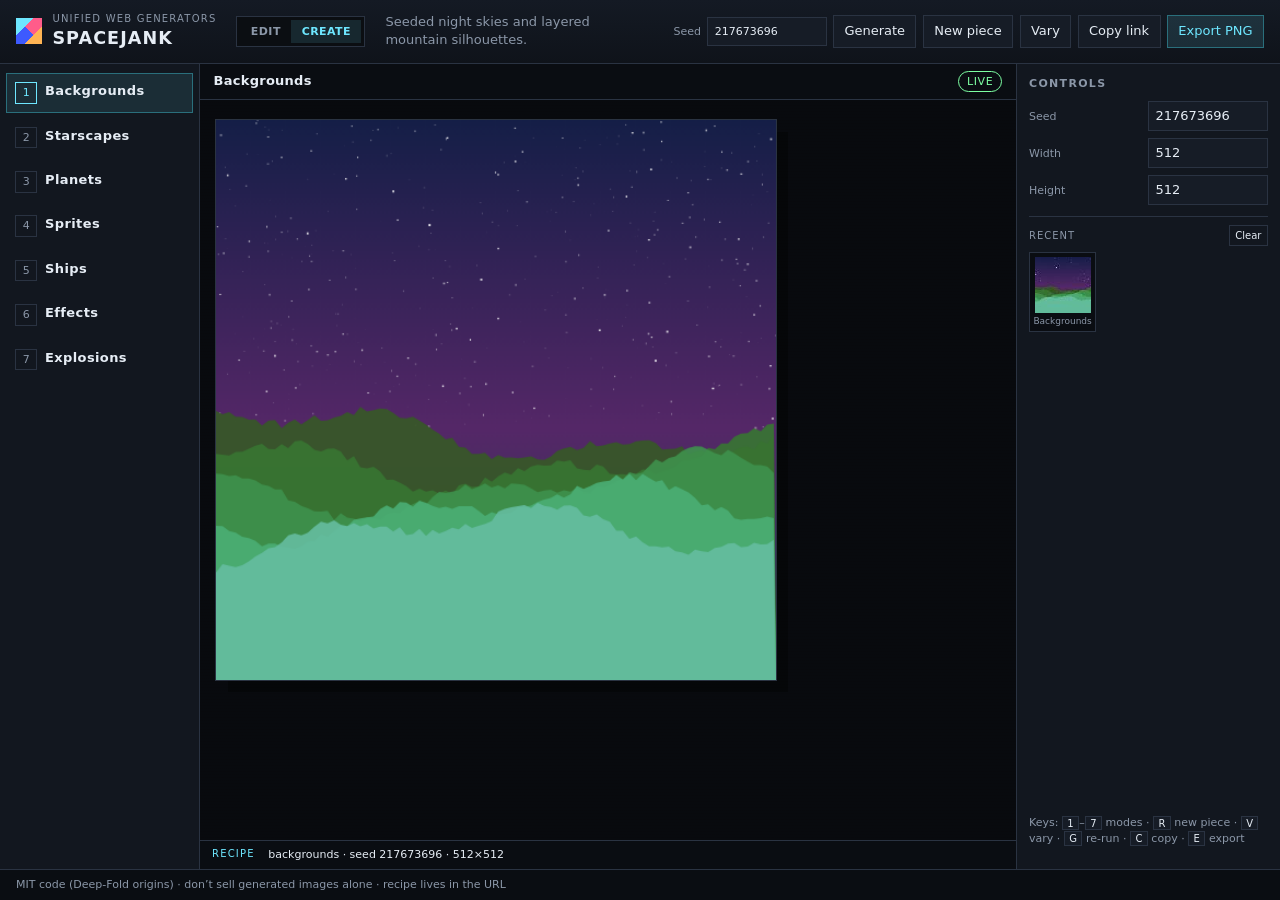
<file: create/app/index.html>
<!DOCTYPE html>
<html lang="en">
<head>
  <meta charset="utf-8" />
  <meta name="viewport" content="width=device-width, initial-scale=1" />
  <meta name="description" content="Seven seeded pixel-art space generators in one page: night-sky backgrounds, starscapes, planets, sprites, warships, effects, and explosions. The recipe lives in the URL — generate, share, export." />
  <title>SpaceJank</title>
  <link rel="canonical" href="https://jankify.app/create/app/" />
  <meta name="theme-color" content="#0b0f16" />
  <meta property="og:type" content="website" />
  <meta property="og:site_name" content="SpaceJank" />
  <meta property="og:title" content="SpaceJank — pixel-art space generators" />
  <meta property="og:description" content="Seven seeded generators in one page: night-sky backgrounds, starscapes, planets, sprites, warships, effects, and explosions. The recipe lives in the URL." />
  <meta property="og:url" content="https://jankify.app/create/app/" />
  <meta name="twitter:card" content="summary" />
  <meta name="twitter:title" content="SpaceJank — pixel-art space generators" />
  <meta name="twitter:description" content="Backgrounds, starscapes, planets, sprites, warships, effects, explosions — seeded, shareable, exportable." />
  <link rel="stylesheet" href="styles.css" />
  <link rel="icon" href="../icon.png" type="image/png" />
</head>
<body>
  <a class="skip-link" href="#stage-host">Skip to generator</a>

  <div class="app">
    <header class="topbar">
      <div class="brand">
        <span class="brand-mark" aria-hidden="true"></span>
        <div>
          <p class="brand-kicker">Unified web generators</p>
          <h1>SpaceJank</h1>
        </div>
      </div>
      <nav class="workspace-switcher" aria-label="Jankify workspace">
        <a href="../../index.html" title="Open the Jankify image editor">Edit</a>
        <span aria-current="page">Create</span>
      </nav>
      <p class="tagline" id="mode-blurb">All modes live. Generate, randomize, export.</p>
      <div class="topbar-actions">
        <label class="seed-field">
          <span>Seed</span>
          <input type="number" id="global-seed" min="0" step="1" />
        </label>
        <button type="button" class="btn" id="btn-generate" title="G — re-run the current recipe">Generate</button>
        <button type="button" class="btn" id="btn-random" title="R — new piece (new seed)">New piece</button>
        <button type="button" class="btn" id="btn-vary" title="V — same seed, new look (Shift+V: new seed too)">Vary</button>
        <button type="button" class="btn" id="btn-copy" title="C — copy a link to this exact piece">Copy link</button>
        <button type="button" class="btn primary" id="btn-export" title="E — download as PNG">Export PNG</button>
      </div>
    </header>

    <nav class="rail" id="mode-rail" aria-label="Generator modes"></nav>

    <div class="workspace">
      <div class="frame-chrome">
        <span class="frame-label" id="frame-label">Workspace</span>
        <span class="status-pill" id="status-pill">live</span>
      </div>
      <main class="stage" id="stage-host" tabindex="-1"></main>
      <div class="recipe" aria-live="polite">
        <span class="recipe-label">Recipe</span>
        <span id="recipe-text">—</span>
      </div>
    </div>

    <aside class="sidebar" aria-label="Mode controls">
      <h2 class="sidebar-title">Controls</h2>
      <div id="controls-host" class="controls"></div>
      <div id="history-host" class="history" aria-label="Recent generations"></div>
      <p class="sidebar-hint">
        Keys: <kbd>1</kbd>–<kbd>7</kbd> modes ·
        <kbd>R</kbd> new piece ·
        <kbd>V</kbd> vary ·
        <kbd>G</kbd> re-run ·
        <kbd>C</kbd> copy ·
        <kbd>E</kbd> export
      </p>
    </aside>

    <footer class="footer">
      <p>MIT code (Deep-Fold origins) · don’t sell generated images alone · recipe lives in the URL</p>
    </footer>
  </div>

  <div class="actionbar">
    <button type="button" class="btn" id="bar-vary" title="Same seed, new look">Vary</button>
    <button type="button" class="btn primary" id="bar-new" title="New seed, new piece">New piece</button>
  </div>

  <div id="toast" class="toast" hidden role="status"></div>
  <script src="../native-shell.js"></script>
  <script type="module" src="js/app.js?v=17"></script>
</body>
</html>
</file>
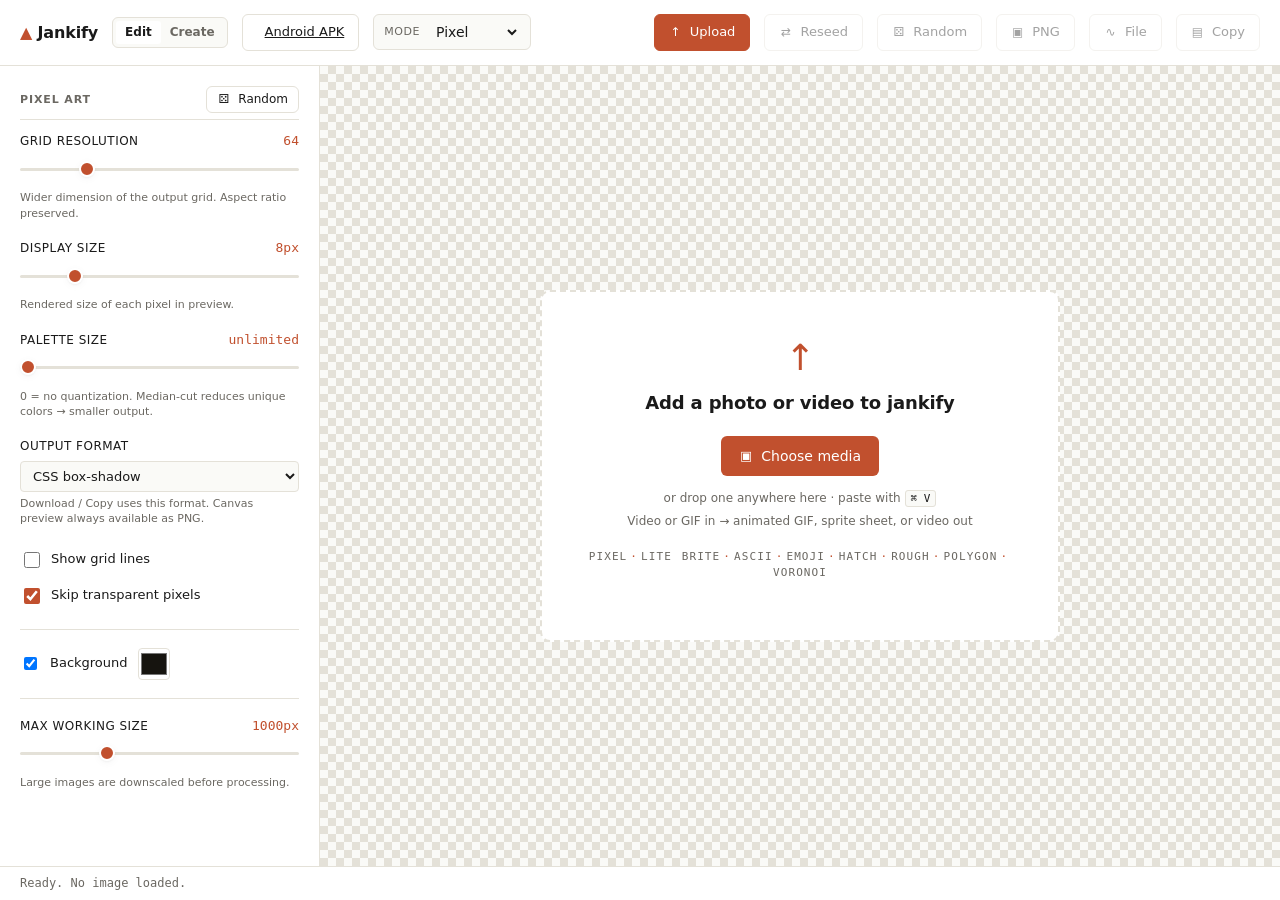
<file: Jankify/Resources/Web/index.html>
<!doctype html>
<html lang="en">
<head>
<meta charset="utf-8">
<meta name="viewport" content="width=device-width,initial-scale=1">
<title>Jankify</title>
<meta name="description" content="Screw up your photos, without AI.">

<meta property="og:type" content="website">
<meta property="og:title" content="Jankify">
<meta property="og:description" content="Screw up your photos, without AI.">
<meta property="og:image" content="https://jankify.app/og.png">
<meta property="og:image:width" content="1200">
<meta property="og:image:height" content="630">
<meta property="og:image:alt" content="Jankify wordmark beside a warm polygon mosaic; tagline reads &quot;Screw up your photos, without AI.&quot;">
<meta property="og:url" content="https://jankify.app/">
<meta property="og:site_name" content="lukesteuber.com">

<meta name="twitter:card" content="summary_large_image">
<meta name="twitter:title" content="Jankify">
<meta name="twitter:description" content="Screw up your photos, without AI.">
<meta name="twitter:image" content="https://jankify.app/og.png">
<meta name="twitter:image:alt" content="Jankify wordmark beside a warm polygon mosaic; tagline reads &quot;Screw up your photos, without AI.&quot;">

<link rel="canonical" href="https://jankify.app/">
<!--
================================================================================
  Jankify - Image to Geometric / Mosaic / Text / Pixel / Sketch Art
================================================================================
  File Purpose
    Browser-based image transformation tool. Eight rendering modes share a
    common pipeline. Each mode supports one or more export formats.

  Modes
    pixel     Pixel-art rendering with optional median-cut quantization.
              Exports: CSS box-shadow, SVG rect grid, HTML <table>, Unicode
              blocks (colored or mono), JSON 2D array, plain text grid.
    brite     Lite Brite pegboard with the authentic 8-peg Hasbro palette.
    ascii     Character density mapping; brightness ramp, optional color.
    emoji     Emoji mosaic via LAB color matching with rejection tolerance.
    hatch     Pen cross-hatch; line density tracks tone, optional source ink.
    rough     Hand-drawn sketch mosaic via rough.js (vendored inline).
    polygon   Delaunay triangulation with edge-aware point placement.
    voronoi   Voronoi cells: dual graph of the same Delaunay output.

  Primary Functions
    sobel, generatePoints, delaunay, voronoiCells       Geometry
    rgbToLab, deltaE94                                  Color science
    buildEmojiPalette                                   Emoji probing
    nearestBritePeg                                     Lite Brite palette match
    avgRgbRect, avgBrightRect, avgRgbaRect              Area sampling
    medianCutPalette                                    Color quantization
    computeHatch                                        Tone-driven hatching
    renderRough, svgRough                               rough.js sketch mosaic
    formatPixelsAs<Format>                              7 pixel exporters
    runPipeline                                         Orchestrator

  Inputs
    Any browser-decodable image or video (JPEG, PNG, WebP, GIF, MP4, MOV, …)
    Animated GIF and video sources unlock animation asset exports.
    Controls vary by mode — see sidebar.

  Outputs
    Inline canvas. Per-mode downloads (PNG always; SVG / TXT / CSS / HTML
    / JSON depending on mode). Clipboard copy for text outputs.
    Animation exports: looping GIF, PNG sprite sheet, and browser-recorded video.
    Video sources are sampled locally; no media is uploaded.

  Run: open in any modern browser. No build, no server, no network at runtime.
================================================================================
-->
<script>
// Native shell marker. Inside the iOS app the WKWebView exposes the
// "jankify" message handler and inside the Android app the JankifyAndroid
// bridge exists; both are present at document start. Mark <html> so CSS can
// hide web-only store links before first paint.
(function () {
  var native = '';
  try {
    if (window.webkit && window.webkit.messageHandlers && window.webkit.messageHandlers.jankify) native = 'ios';
    else if (window.JankifyAndroid) native = 'android';
  } catch (e) {}
  if (native) document.documentElement.setAttribute('data-native', native);
})();
</script>
<style>html[data-native] #store-link, html[data-native] #android-link { display: none !important; }</style>
<style>
:root {
  --bg:        #fafaf7;
  --surface:   #ffffff;
  --fg:        #1a1a1a;
  --fg-muted:  #6b6862;
  --border:    #e4e1d8;
  --accent:    #c1502e;
  --accent-fg: #ffffff;
  --focus:     #2d6cdf;
  --shadow:    0 1px 2px rgba(0,0,0,0.04), 0 2px 8px rgba(0,0,0,0.04);
  --radius:    6px;
}
@media (prefers-color-scheme: dark) {
  :root {
    --bg:       #16140f;
    --surface:  #1f1c16;
    --fg:       #f0ebe0;
    --fg-muted: #9b958a;
    --border:   #2e2a22;
    --accent:   #e07a52;
    --focus:    #6ea1ff;
    --shadow:   0 1px 2px rgba(0,0,0,0.3), 0 2px 8px rgba(0,0,0,0.2);
  }
}
* { box-sizing: border-box; }
[hidden] { display: none !important; }
html, body { margin: 0; padding: 0; height: 100%; }
body {
  font-family: "IBM Plex Sans", system-ui, -apple-system, sans-serif;
  color: var(--fg);
  background: var(--bg);
  font-size: 14px;
  line-height: 1.45;
  display: grid;
  grid-template-rows: auto 1fr auto;
  min-height: 100vh;
}

header {
  background: var(--surface);
  border-bottom: 1px solid var(--border);
  padding: 14px 20px;
  display: flex;
  align-items: center;
  gap: 14px;
  flex-wrap: wrap;
  position: sticky;
  top: 0;
  z-index: 10;
}
header h1 {
  font-size: 16px;
  font-weight: 600;
  margin: 0;
  letter-spacing: -0.01em;
}
header h1 .accent { color: var(--accent); }
header .spacer { flex: 1; }
.header-start, .header-end { display: contents; }

.workspace-switcher {
  display: inline-flex;
  align-items: center;
  padding: 3px;
  border: 1px solid var(--border);
  border-radius: var(--radius);
  background: var(--bg);
}
.workspace-switcher a,
.workspace-switcher [aria-current="page"] {
  padding: 4px 9px;
  border-radius: calc(var(--radius) - 3px);
  color: var(--fg-muted);
  font-size: 12px;
  font-weight: 600;
  line-height: 1.2;
  text-decoration: none;
}
.workspace-switcher a:hover { color: var(--fg); }
.workspace-switcher a:focus-visible { outline: 2px solid var(--focus); outline-offset: 2px; }
.workspace-switcher [aria-current="page"] {
  background: var(--surface);
  color: var(--fg);
  box-shadow: 0 1px 2px var(--shadow);
}

.mode-select {
  display: inline-flex;
  align-items: center;
  gap: 8px;
  padding: 6px 10px;
  border: 1px solid var(--border);
  border-radius: var(--radius);
  background: var(--bg);
}
.mode-select label {
  font-size: 11px;
  font-weight: 500;
  text-transform: uppercase;
  letter-spacing: 0.05em;
  color: var(--fg-muted);
}
.mode-select select {
  font: inherit;
  font-weight: 500;
  background: transparent;
  border: none;
  color: var(--fg);
  padding: 2px 4px;
  cursor: pointer;
}
.mode-select select:focus { outline: 2px solid var(--focus); outline-offset: 2px; }

.btn {
  display: inline-flex;
  align-items: center;
  gap: 8px;
  background: var(--surface);
  color: var(--fg);
  border: 1px solid var(--border);
  border-radius: var(--radius);
  padding: 8px 14px;
  font: inherit;
  font-size: 13px;
  font-weight: 500;
  cursor: pointer;
  transition: background 0.1s, border-color 0.1s;
}
.btn:hover { background: var(--bg); border-color: var(--fg-muted); }
.btn:focus-visible { outline: 2px solid var(--focus); outline-offset: 2px; }
.btn:disabled { opacity: 0.4; cursor: not-allowed; }
.btn-primary {
  background: var(--accent);
  color: var(--accent-fg);
  border-color: var(--accent);
}
.btn-primary:hover { background: var(--accent); filter: brightness(1.08); }
.btn i { font-size: 12px; }
.btn.copy-flash { background: var(--accent); color: var(--accent-fg); }

main {
  display: grid;
  grid-template-columns: 320px 1fr;
  min-height: 0;
}
@media (max-width: 800px) {
  main { grid-template-columns: 1fr; grid-template-rows: auto auto; }
  /* Canvas first on mobile — controls follow */
  .canvas-area { order: 1; min-height: 60vh; }
  aside {
    order: 2;
    border-right: none !important;
    border-top: 1px solid var(--border);
    padding-top: 16px;
  }
  /* Hide the redundant header Upload button on mobile while no image is loaded —
     the placeholder is now the primary affordance. JS re-shows it after upload. */
  header label[for="file-input"].hide-mobile-empty { display: none; }
}
/* iPhone Duo book pose: controls on the left page, canvas on the right, nothing in the fold */
@media (min-width: 801px) {
  html[data-duo-pose="book"] body {
    grid-template-columns: var(--duo-fold-left) var(--duo-fold-width) minmax(0, 1fr);
  }
  html[data-duo-pose="book"] header {
    grid-column: 1 / -1;
    display: grid;
    grid-template-columns: var(--duo-fold-left) var(--duo-fold-width) minmax(0, 1fr);
    align-items: start;
    padding-left: 0;
    padding-right: 0;
  }
  html[data-duo-pose="book"] .header-start,
  html[data-duo-pose="book"] .header-end {
    display: flex;
    align-items: center;
    gap: 14px;
    flex-wrap: wrap;
    padding: 0 20px;
  }
  html[data-duo-pose="book"] .header-start { grid-column: 1; }
  html[data-duo-pose="book"] .header-end { grid-column: 3; }
  html[data-duo-pose="book"] header .spacer { display: none; }
  html[data-duo-pose="book"] main {
    grid-column: 1 / -1;
    grid-row: 2 / 4;
    grid-template-columns: var(--duo-fold-left) var(--duo-fold-width) minmax(0, 1fr);
    grid-template-rows: subgrid;
  }
  html[data-duo-pose="book"] aside { grid-column: 1; grid-row: 1; }
  html[data-duo-pose="book"] .canvas-area { grid-column: 3; grid-row: 1 / 3; min-height: 0; }
  html[data-duo-pose="book"] .canvas-area canvas { max-height: 100%; }
  html[data-duo-pose="book"] .status { grid-column: 1; grid-row: 3; white-space: normal; }
  html[data-duo-pose="book"] #gif-warning:not([hidden]) { padding-left: var(--duo-fold-right); }
}

aside {
  background: var(--surface);
  border-right: 1px solid var(--border);
  padding: 20px;
  overflow-y: auto;
}
.control { margin-bottom: 18px; }
.control:last-child { margin-bottom: 0; }
.control label.field-label {
  display: flex;
  justify-content: space-between;
  align-items: baseline;
  font-size: 12px;
  font-weight: 500;
  color: var(--fg);
  margin-bottom: 6px;
  text-transform: uppercase;
  letter-spacing: 0.04em;
}
.control label.field-label .value {
  font-family: "IBM Plex Mono", monospace;
  font-weight: 500;
  color: var(--accent);
  text-transform: none;
  letter-spacing: 0;
  font-size: 13px;
}
.control .hint {
  font-size: 11px;
  color: var(--fg-muted);
  margin-top: 4px;
  line-height: 1.4;
}

.mode-section[hidden] { display: none; }
#gif-warning[hidden] { display: none !important; }
#gif-warning:not([hidden]) {
  position: fixed; inset: 0; z-index: 60;
  display: flex; align-items: center; justify-content: center;
  background: rgba(0,0,0,.62);
}
.mode-section h3 {
  font-size: 11px;
  font-weight: 600;
  text-transform: uppercase;
  letter-spacing: 0.08em;
  color: var(--fg-muted);
  margin: 0 0 12px 0;
  padding-bottom: 6px;
  border-bottom: 1px solid var(--border);
}

input[type=range] {
  -webkit-appearance: none; appearance: none;
  width: 100%; height: 24px;
  background: transparent; cursor: pointer; margin: 0;
}
input[type=range]:focus-visible { outline: 2px solid var(--focus); outline-offset: 2px; border-radius: 4px; }
input[type=range]:disabled { opacity: 0.35; cursor: not-allowed; }
input[type=range]::-webkit-slider-runnable-track { height: 3px; background: var(--border); border-radius: 2px; }
input[type=range]::-moz-range-track { height: 3px; background: var(--border); border-radius: 2px; }
input[type=range]::-webkit-slider-thumb {
  -webkit-appearance: none; appearance: none;
  width: 16px; height: 16px;
  background: var(--accent);
  border: 2px solid var(--surface);
  border-radius: 50%;
  margin-top: -7px;
  cursor: pointer;
  box-shadow: var(--shadow);
}
input[type=range]::-moz-range-thumb {
  width: 16px; height: 16px;
  background: var(--accent);
  border: 2px solid var(--surface);
  border-radius: 50%;
  cursor: pointer;
  box-shadow: var(--shadow);
}

.radio-group, .checkbox-group {
  display: flex; flex-direction: column; gap: 6px;
}
.radio-group label, .checkbox-group label {
  display: flex; align-items: center; gap: 8px;
  cursor: pointer; font-size: 13px; padding: 4px 0;
}
.radio-group input, .checkbox-group input {
  accent-color: var(--accent);
  width: 16px; height: 16px; cursor: pointer;
}
.radio-group input:focus-visible, .checkbox-group input:focus-visible {
  outline: 2px solid var(--focus); outline-offset: 2px;
}

.row { display: flex; gap: 10px; align-items: center; }
.row input[type=color] {
  width: 32px; height: 32px; padding: 0;
  border: 1px solid var(--border); border-radius: 4px;
  cursor: pointer; background: transparent;
}

.control select, .control input[type=text] {
  font: inherit; font-size: 13px;
  width: 100%; padding: 6px 8px;
  border: 1px solid var(--border);
  border-radius: 4px;
  background: var(--bg); color: var(--fg);
}
.control select:focus, .control input[type=text]:focus {
  outline: 2px solid var(--focus); outline-offset: 1px;
}
.control input[type=text].mono {
  font-family: "IBM Plex Mono", monospace;
  letter-spacing: 0.02em;
}

.divider { height: 1px; background: var(--border); margin: 18px 0; border: 0; }

.canvas-area {
  position: relative;
  display: flex;
  align-items: center;
  justify-content: center;
  padding: 24px;
  background:
    repeating-conic-gradient(var(--border) 0% 25%, transparent 0% 50%) 0 0 / 16px 16px;
  background-color: var(--bg);
  min-height: 400px;
  overflow: auto;
}
.canvas-area canvas {
  max-width: 100%;
  max-height: calc(100vh - 140px);
  display: block;
  box-shadow: var(--shadow);
  background: #000;
  image-rendering: pixelated;
  image-rendering: crisp-edges;
}

.placeholder {
  display: flex;
  flex-direction: column;
  align-items: center;
  justify-content: center;
  text-align: center;
  color: var(--fg-muted);
  padding: 48px 28px;
  border: 2px dashed var(--border);
  border-radius: 10px;
  width: min(520px, 92%);
  background: var(--surface);
  cursor: pointer;
  transition: border-color 0.15s, background 0.15s, transform 0.06s ease-out;
  -webkit-tap-highlight-color: transparent;
}
.placeholder:hover {
  border-color: var(--accent);
  color: var(--fg);
}
.placeholder:active { transform: scale(0.995); }
.placeholder:focus-within { outline: 2px solid var(--focus); outline-offset: 2px; }
.placeholder.drag-over {
  border-color: var(--accent);
  background: color-mix(in srgb, var(--accent) 6%, var(--surface));
  transform: scale(1.005);
}
.placeholder .icon {
  font-size: 36px;
  color: var(--accent);
  margin-bottom: 14px;
  line-height: 1;
}
.placeholder h2 {
  font-size: 18px;
  font-weight: 600;
  margin: 0 0 6px 0;
  color: var(--fg);
  letter-spacing: -0.01em;
}
.placeholder .cta {
  display: inline-flex;
  align-items: center;
  gap: 8px;
  background: var(--accent);
  color: var(--accent-fg);
  border-radius: var(--radius);
  padding: 10px 18px;
  font-size: 14px;
  font-weight: 500;
  margin: 14px 0 8px;
  pointer-events: none; /* clicks bubble to the label */
}
.placeholder .cta i { font-size: 13px; }
.placeholder .hint-line { margin: 6px 0 0; font-size: 12px; color: var(--fg-muted); }
.placeholder .hint-line kbd {
  font-family: "IBM Plex Mono", monospace;
  font-size: 11px;
  background: var(--bg);
  border: 1px solid var(--border);
  border-radius: 3px;
  padding: 1px 5px;
  color: var(--fg);
}
.placeholder .modes-line {
  margin-top: 18px;
  font-family: "IBM Plex Mono", monospace;
  font-size: 11px;
  letter-spacing: 0.10em;
  text-transform: uppercase;
  color: var(--fg-muted);
  white-space: normal;
  word-spacing: 2px;
}
.placeholder .modes-line .dot { display: inline-block; color: var(--accent); padding: 0 3px; }
@media (max-width: 800px) {
  .placeholder { padding: 32px 18px; }
  .placeholder .hint-desktop { display: none; }
  .placeholder .hint-mobile { display: block; }
  .placeholder .modes-line { font-size: 10px; letter-spacing: 0.06em; }
}
@media (min-width: 801px) {
  .placeholder .hint-mobile { display: none; }
}

.loading {
  position: absolute; inset: 0;
  background: rgba(0, 0, 0, 0.5);
  color: #fff;
  display: none;
  align-items: center; justify-content: center;
  flex-direction: column; gap: 12px;
  z-index: 5;
}
.loading.active { display: flex; }
.loading .label { font-size: 14px; font-weight: 500; }
.loading .detail {
  min-height: 1.2em;
  color: rgba(255,255,255,0.78);
  font: 12px/1.4 "IBM Plex Mono", monospace;
}
.loading .progress-bar {
  width: 220px; height: 3px;
  background: rgba(255,255,255,0.2);
  border-radius: 2px; overflow: hidden;
}
.loading .progress-bar-fill {
  height: 100%; background: var(--accent); width: 0%;
  transition: width 0.15s ease-out;
}

.status {
  padding: 8px 20px;
  font-size: 12px;
  color: var(--fg-muted);
  border-top: 1px solid var(--border);
  background: var(--surface);
  font-family: "IBM Plex Mono", monospace;
  white-space: nowrap; overflow-x: auto;
}

input[type=file] {
  position: absolute; width: 1px; height: 1px;
  opacity: 0; pointer-events: none;
}

.sr-only {
  position: absolute; width: 1px; height: 1px;
  padding: 0; margin: -1px; overflow: hidden;
  clip: rect(0, 0, 0, 0); white-space: nowrap; border: 0;
}
</style>
<link rel="stylesheet" href="offline.css">
</head>
<body>

<header>
  <div class="header-start">
  <h1><span class="accent">▲</span> Jankify</h1>

  <nav class="workspace-switcher" aria-label="Jankify workspace">
    <span aria-current="page">Edit</span>
    <a href="create/app/index.html#/effects" title="Open the SpaceJank creator">Create</a>
  </nav>
  <a class="btn" id="android-link" href="https://dr.eamer.dev/downloads/apps/jankify/" title="Download Jankify for Android">
    <i class="fa-brands fa-android" aria-hidden="true"></i>
    Android APK
  </a>

  <div class="mode-select">
    <label for="mode">Mode</label>
    <select id="mode" aria-label="Rendering mode">
      <option value="pixel" selected>Pixel</option>
      <option value="brite">Lite Brite</option>
      <option value="ascii">ASCII</option>
      <option value="emoji">Emoji</option>
      <option value="hatch">Hatch</option>
      <option value="rough">Rough</option>
      <option value="polygon">Polygon</option>
      <option value="voronoi">Voronoi</option>
    </select>
  </div>
  </div>

  <div class="spacer"></div>

  <div class="header-end">
  <label for="file-input" class="btn btn-primary hide-mobile-empty" id="upload-btn">
    <i class="fa-solid fa-upload" aria-hidden="true"></i>
    <span id="upload-btn-label">Upload</span>
  </label>
  <input type="file" id="file-input" accept="image/*,video/*,.mp4,.mov,.m4v,.webm" aria-label="Choose a photo, animated GIF, or video from your device">

  <button class="btn" id="reseed-btn" disabled title="Re-randomize">
    <i class="fa-solid fa-shuffle" aria-hidden="true"></i>
    Reseed
  </button>

  <button class="btn" id="random-btn" disabled title="Random mode + settings (surprise me)">
    <i class="fa-solid fa-dice" aria-hidden="true"></i>
    Random
  </button>

  <button class="btn" id="download-png" disabled>
    <i class="fa-solid fa-image" aria-hidden="true"></i>
    PNG
  </button>

  <button class="btn" id="make-gif" disabled hidden title="Jankify every frame of this GIF, then download" aria-label="Make animated GIF from every frame">
    <i class="fa-solid fa-film" aria-hidden="true"></i>
    GIF
  </button>

  <button class="btn" id="make-sheet" disabled hidden title="Export processed frames as a sprite sheet" aria-label="Make a sprite sheet from processed frames">
    <i class="fa-solid fa-border-all" aria-hidden="true"></i>
    Sheet
  </button>

  <button class="btn" id="make-video" disabled hidden title="Export processed frames as a video" aria-label="Make a video from processed frames">
    <i class="fa-solid fa-video" aria-hidden="true"></i>
    Video
  </button>

  <button class="btn" id="download-vector" disabled>
    <i class="fa-solid fa-bezier-curve" aria-hidden="true"></i>
    <span id="download-vector-label">SVG</span>
  </button>

  <button class="btn" id="copy-output" disabled hidden>
    <i class="fa-solid fa-clipboard" aria-hidden="true"></i>
    Copy
  </button>
  </div>
</header>

<main>
  <aside aria-label="Controls">

    <!-- POLYGON / VORONOI -->
    <div class="mode-section" data-modes="polygon voronoi" hidden>
      <h3>Geometry</h3>

      <div class="control">
        <label class="field-label" for="cell-size">
          <span>Cell size</span>
          <span class="value" id="cell-size-value">30</span>
        </label>
        <input type="range" id="cell-size" min="8" max="120" value="30" step="1">
        <div class="hint">Base grid spacing in pixels. Smaller = more detail.</div>
      </div>

      <div class="control">
        <label class="field-label" for="edge-sensitivity">
          <span>Edge sensitivity</span>
          <span class="value" id="edge-sensitivity-value">60%</span>
        </label>
        <input type="range" id="edge-sensitivity" min="0" max="200" value="60" step="5">
        <div class="hint">Extra points on detected edges, as % of grid count.</div>
      </div>

      <div class="control">
        <span class="field-label" style="display:block">Color sampling</span>
        <div class="radio-group" role="radiogroup">
          <label><input type="radio" name="color-mode" value="centroid" checked>Centroid <span style="color:var(--fg-muted);font-size:12px">— fast</span></label>
          <label><input type="radio" name="color-mode" value="average">Average <span style="color:var(--fg-muted);font-size:12px">— smoother</span></label>
        </div>
      </div>

      <div class="control">
        <div class="checkbox-group">
          <label><input type="checkbox" id="show-stroke">Show cell edges</label>
        </div>
        <div class="row" style="margin-top:8px" id="stroke-controls" hidden>
          <input type="color" id="stroke-color" value="#000000" aria-label="Stroke color">
          <input type="range" id="stroke-opacity" min="0" max="100" value="40" aria-label="Stroke opacity">
          <span class="value" id="stroke-opacity-value" style="font-family:'IBM Plex Mono',monospace;font-size:12px;min-width:36px">40%</span>
        </div>
      </div>
    </div>

    <!-- EMOJI -->
    <div class="mode-section" data-modes="emoji" hidden>
      <h3>Emoji</h3>

      <div class="control">
        <label class="field-label" for="emoji-window">
          <span>Analysis window</span>
          <span class="value" id="emoji-window-value">7px</span>
        </label>
        <input type="range" id="emoji-window" min="1" max="50" value="7" step="1">
        <div class="hint">Source pixel block per emoji. Smaller = more detail, slower.</div>
      </div>

      <div class="control">
        <label class="field-label" for="emoji-scale">
          <span>Output cell size</span>
          <span class="value" id="emoji-scale-value">14px</span>
        </label>
        <input type="range" id="emoji-scale" min="4" max="40" value="14" step="1">
        <div class="hint">Size of each rendered emoji.</div>
      </div>

      <div class="control">
        <label class="field-label" for="emoji-tolerance">
          <span>Match tolerance</span>
          <span class="value" id="emoji-tolerance-value">8</span>
        </label>
        <input type="range" id="emoji-tolerance" min="1" max="30" value="8" step="1">
        <div class="hint">Lower = more accurate color, less variety.</div>
      </div>

      <div class="control">
        <label class="field-label" for="emoji-empty">
          <span>Allowed empty space</span>
          <span class="value" id="emoji-empty-value">70%</span>
        </label>
        <input type="range" id="emoji-empty" min="40" max="100" value="70" step="2">
        <div class="hint">Higher = include sparse glyphs (❗) alongside solid (🟥).</div>
      </div>

      <div class="control">
        <div class="checkbox-group">
          <label><input type="checkbox" id="emoji-hide-black">Hide black/transparent regions</label>
        </div>
      </div>
    </div>

    <!-- ASCII -->
    <div class="mode-section" data-modes="ascii" hidden>
      <h3>ASCII</h3>

      <div class="control">
        <label class="field-label" for="ascii-cell">
          <span>Cell size</span>
          <span class="value" id="ascii-cell-value">10px</span>
        </label>
        <input type="range" id="ascii-cell" min="4" max="30" value="10" step="1">
        <div class="hint">Pixel block per character.</div>
      </div>

      <div class="control">
        <label class="field-label" for="ascii-ramp">
          <span>Character ramp</span>
        </label>
        <select id="ascii-ramp">
          <option value=" .:-=+*#%@" selected>Standard (10 levels)</option>
          <option value=" .'`,^:;Il!i&gt;&lt;~+_-?][}{1)(|/tfjrxnuvczXYUJCLQ0OZmwqpdbkhao*#MW&amp;8%B@$">Extended (70 levels)</option>
          <option value=" ░▒▓█">Blocks (5 levels)</option>
          <option value=" .oO@">Minimal (5 levels)</option>
          <option value=" ·•◦●">Dots (5 levels)</option>
        </select>
        <div class="hint">Light to dark.</div>
      </div>

      <div class="control">
        <label class="field-label" for="ascii-ramp-custom">
          <span>Custom ramp</span>
        </label>
        <input type="text" id="ascii-ramp-custom" class="mono" placeholder="(or type your own, light → dark)">
      </div>

      <div class="control">
        <span class="field-label" style="display:block">Color</span>
        <div class="radio-group" role="radiogroup">
          <label><input type="radio" name="ascii-color" value="mono" checked>Monochrome</label>
          <label><input type="radio" name="ascii-color" value="source">Source colors</label>
        </div>
      </div>

      <div class="row">
        <input type="color" id="ascii-fg" value="#f0ebe0" aria-label="ASCII foreground color">
        <span style="font-size:12px;color:var(--fg-muted)">Foreground (mono only)</span>
      </div>
    </div>

    <!-- PIXEL -->
    <div class="mode-section" data-modes="pixel">
      <h3>Pixel Art</h3>

      <div class="control">
        <label class="field-label" for="pixel-grid">
          <span>Grid resolution</span>
          <span class="value" id="pixel-grid-value">64</span>
        </label>
        <input type="range" id="pixel-grid" min="8" max="256" value="64" step="1">
        <div class="hint">Wider dimension of the output grid. Aspect ratio preserved.</div>
      </div>

      <div class="control">
        <label class="field-label" for="pixel-display">
          <span>Display size</span>
          <span class="value" id="pixel-display-value">8px</span>
        </label>
        <input type="range" id="pixel-display" min="1" max="40" value="8" step="1">
        <div class="hint">Rendered size of each pixel in preview.</div>
      </div>

      <div class="control">
        <label class="field-label" for="pixel-quantize">
          <span>Palette size</span>
          <span class="value" id="pixel-quantize-value">unlimited</span>
        </label>
        <input type="range" id="pixel-quantize" min="0" max="256" value="0" step="1">
        <div class="hint">0 = no quantization. Median-cut reduces unique colors → smaller output.</div>
      </div>

      <div class="control">
        <label class="field-label" for="pixel-format">
          <span>Output format</span>
        </label>
        <select id="pixel-format">
          <option value="css" selected>CSS box-shadow</option>
          <option value="svg">SVG &lt;rect&gt; grid</option>
          <option value="html">HTML &lt;table&gt;</option>
          <option value="blocks-html">Unicode blocks (HTML, colored)</option>
          <option value="blocks-ansi">Unicode blocks (ANSI terminal)</option>
          <option value="blocks-mono">Unicode blocks (mono)</option>
          <option value="json">JSON 2D array</option>
          <option value="text">Plain text (coords)</option>
        </select>
        <div class="hint">Download / Copy uses this format. Canvas preview always available as PNG.</div>
      </div>

      <div class="control">
        <div class="checkbox-group">
          <label><input type="checkbox" id="pixel-grid-lines">Show grid lines</label>
          <label><input type="checkbox" id="pixel-skip-alpha" checked>Skip transparent pixels</label>
        </div>
      </div>
    </div>

    <!-- LITE BRITE -->
    <div class="mode-section" data-modes="brite" hidden>
      <h3>Lite Brite</h3>

      <div class="control">
        <div class="checkbox-group">
          <label><input type="checkbox" id="brite-classic">Classic 9×12 board</label>
        </div>
        <div class="hint">Locks output to authentic Hasbro 12:9 aspect (4:3 landscape, 3:4 portrait). Disables the sliders below.</div>
      </div>

      <div class="control">
        <label class="field-label" for="brite-peg">
          <span>Peg size</span>
          <span class="value" id="brite-peg-value">20px</span>
        </label>
        <input type="range" id="brite-peg" min="8" max="48" value="20" step="1">
        <div class="hint">Bigger pegs, coarser image. Floor of 8 keeps it readable on phones.</div>
      </div>

      <div class="control">
        <label class="field-label" for="brite-pitch">
          <span>Peg spacing</span>
          <span class="value" id="brite-pitch-value">170%</span>
        </label>
        <input type="range" id="brite-pitch" min="100" max="300" value="170" step="5">
        <div class="hint">Center-to-center distance, as % of peg diameter. 100% = pegs touching.</div>
      </div>

      <div class="control">
        <label class="field-label" for="brite-glow">
          <span>Bulb glow</span>
          <span class="value" id="brite-glow-value">85%</span>
        </label>
        <input type="range" id="brite-glow" min="0" max="100" value="85" step="5">
        <div class="hint">Backlit halo behind the pegs. 0 = unlit template.</div>
      </div>

      <div class="control">
        <span class="field-label" style="display:block">Palette</span>
        <div id="brite-palette-swatches" style="display:flex;gap:4px;margin-top:6px" aria-label="Lite Brite palette colors"></div>
        <div class="hint">Authentic 8-peg Hasbro set. Cells below the luminance floor render as empty holes.</div>
      </div>
    </div>

    <!-- HATCH -->
    <div class="mode-section" data-modes="hatch" hidden>
      <h3>Hatch</h3>

      <div class="control">
        <label class="field-label" for="hatch-spacing">
          <span>Line spacing</span>
          <span class="value" id="hatch-spacing-value">6px</span>
        </label>
        <input type="range" id="hatch-spacing" min="3" max="30" value="6" step="1">
        <div class="hint">Gap between hatch lines. Smaller = denser, more detail.</div>
      </div>

      <div class="control">
        <label class="field-label" for="hatch-width">
          <span>Stroke width</span>
          <span class="value" id="hatch-width-value">1.4px</span>
        </label>
        <input type="range" id="hatch-width" min="0.5" max="6" value="1.4" step="0.1">
        <div class="hint">Thickness of each pen stroke.</div>
      </div>

      <div class="control">
        <label class="field-label" for="hatch-angle">
          <span>Base angle</span>
          <span class="value" id="hatch-angle-value">45°</span>
        </label>
        <input type="range" id="hatch-angle" min="0" max="180" value="45" step="1">
        <div class="hint">Angle of the first hatch layer.</div>
      </div>

      <div class="control">
        <label class="field-label" for="hatch-levels">
          <span>Cross-hatch layers</span>
          <span class="value" id="hatch-levels-value">3</span>
        </label>
        <input type="range" id="hatch-levels" min="1" max="4" value="3" step="1">
        <div class="hint">Darker tones add layers: 1 hatch → 4 cross-hatched.</div>
      </div>

      <div class="control">
        <label class="field-label" for="hatch-jitter">
          <span>Hand wobble</span>
          <span class="value" id="hatch-jitter-value">30%</span>
        </label>
        <input type="range" id="hatch-jitter" min="0" max="100" value="30" step="5">
        <div class="hint">Per-line angle and offset jitter. 0 = mechanical.</div>
      </div>

      <div class="control">
        <div class="checkbox-group">
          <label><input type="checkbox" id="hatch-ink-source">Ink from source colors</label>
        </div>
      </div>

      <div class="control">
        <div class="row">
          <input type="color" id="hatch-ink" value="#1a1a1a" aria-label="Ink color">
          <span style="font-size:12px;color:var(--fg-muted)">Ink (mono)</span>
          <input type="color" id="hatch-paper" value="#f7f4ec" aria-label="Paper color">
          <span style="font-size:12px;color:var(--fg-muted)">Paper</span>
        </div>
      </div>
    </div>

    <!-- ROUGH -->
    <div class="mode-section" data-modes="rough" hidden>
      <h3>Rough Sketch</h3>

      <div class="control">
        <label class="field-label" for="rough-cell">
          <span>Cell size</span>
          <span class="value" id="rough-cell-value">28px</span>
        </label>
        <input type="range" id="rough-cell" min="8" max="60" value="28" step="1">
        <div class="hint">Source block per sketched shape. Smaller = more shapes, slower.</div>
      </div>

      <div class="control">
        <label class="field-label" for="rough-fill">
          <span>Fill style</span>
        </label>
        <select id="rough-fill">
          <option value="hachure" selected>Hachure</option>
          <option value="cross-hatch">Cross-hatch</option>
          <option value="zigzag">Zigzag</option>
          <option value="dots">Dots</option>
          <option value="solid">Solid</option>
        </select>
        <div class="hint">How each shape is filled.</div>
      </div>

      <div class="control">
        <label class="field-label" for="rough-roughness">
          <span>Roughness</span>
          <span class="value" id="rough-roughness-value">1.2</span>
        </label>
        <input type="range" id="rough-roughness" min="0" max="4" value="1.2" step="0.1">
        <div class="hint">How sketchy the strokes are. 0 = clean.</div>
      </div>

      <div class="control">
        <label class="field-label" for="rough-bowing">
          <span>Bowing</span>
          <span class="value" id="rough-bowing-value">1</span>
        </label>
        <input type="range" id="rough-bowing" min="0" max="6" value="1" step="0.5">
        <div class="hint">How much straight lines bend.</div>
      </div>

      <div class="control">
        <label class="field-label" for="rough-gap">
          <span>Fill gap</span>
          <span class="value" id="rough-gap-value">6px</span>
        </label>
        <input type="range" id="rough-gap" min="2" max="20" value="6" step="1">
        <div class="hint">Spacing of hachure / dot fill lines.</div>
      </div>

      <div class="control">
        <div class="checkbox-group">
          <label><input type="checkbox" id="rough-outline">Outline cells</label>
        </div>
      </div>

      <div class="control">
        <div class="row">
          <input type="color" id="rough-paper" value="#ffffff" aria-label="Paper color">
          <span style="font-size:12px;color:var(--fg-muted)">Paper</span>
        </div>
      </div>
    </div>

    <!-- BACKGROUND (emoji + ascii + pixel) -->
    <div class="mode-section" data-modes="emoji ascii pixel">
      <hr class="divider">
      <div class="control">
        <div class="row">
          <input type="checkbox" id="bg-enabled" aria-label="Show background" checked>
          <label for="bg-color" style="font-size:13px">Background</label>
          <input type="color" id="bg-color" value="#16140f" aria-label="Background color">
        </div>
      </div>
    </div>

    <!-- ANIMATED SOURCE -->
    <div id="animation-guide" hidden>
      <hr class="divider">
      <div class="control">
        <div class="field-label"><span>Animation workshop</span></div>
        <div class="hint">
          Preview shows the first frame. Tune it, then export a looping GIF, a game-ready PNG sprite sheet, or a video when your browser supports recording. Pixel, Lite Brite, ASCII, Emoji, Hatch, and Rough support animation.
        </div>
      </div>
      <div class="control" id="clip-seconds-control">
        <label class="field-label" for="clip-seconds">
          <span>Animation length</span>
          <span class="value" id="clip-seconds-value">6s</span>
        </label>
        <input type="range" id="clip-seconds" min="1" max="10" value="6" step="1">
        <div class="hint">Uses the first seconds of an uploaded GIF or video. Trim on your phone first to choose a different moment.</div>
      </div>
      <div class="control">
        <label class="field-label" for="animation-fps">
          <span>Frames per second</span>
          <span class="value" id="animation-fps-value">12 fps</span>
        </label>
        <input type="range" id="animation-fps" min="2" max="30" value="12" step="1">
        <div class="hint">More frames look smoother but take longer and make larger files.</div>
      </div>
      <div class="control">
        <label class="field-label" for="sheet-columns">
          <span>Sheet columns</span>
          <span class="value" id="sheet-columns-value">6</span>
        </label>
        <input type="range" id="sheet-columns" min="1" max="10" value="6" step="1">
      </div>
    </div>

    <!-- UNIVERSAL -->
    <hr class="divider">
    <div class="control">
      <label class="field-label" for="max-dim">
        <span>Max working size</span>
        <span class="value" id="max-dim-value">1000px</span>
      </label>
      <input type="range" id="max-dim" min="400" max="2400" value="1000" step="100">
      <div class="hint">Large images are downscaled before processing.</div>
    </div>

  </aside>

  <div class="canvas-area" id="canvas-area">
    <label class="placeholder" id="placeholder" for="file-input">
      <span class="icon" aria-hidden="true"><i class="fa-solid fa-cloud-arrow-up"></i></span>
      <h2>Add a photo or video to jankify</h2>
      <span class="cta">
        <i class="fa-solid fa-image" aria-hidden="true"></i>
        Choose media
      </span>
      <p class="hint-line hint-desktop">or drop one anywhere here · paste with <kbd>⌘ V</kbd></p>
      <p class="hint-line hint-mobile">photos, screenshots, GIFs, or videos from your camera roll</p>
      <p class="hint-line">Video or GIF in → animated GIF, sprite sheet, or video out</p>
      <p class="modes-line">
        Pixel<span class="dot">·</span>Lite Brite<span class="dot">·</span>ASCII<span class="dot">·</span>Emoji<span class="dot">·</span>Hatch<span class="dot">·</span>Rough<span class="dot">·</span>Polygon<span class="dot">·</span>Voronoi
      </p>
    </label>
    <div class="loading" id="loading" role="status" aria-live="polite">
      <div class="label" id="loading-label">Processing…</div>
      <div class="progress-bar"><div class="progress-bar-fill" id="progress-fill"></div></div>
      <div class="detail" id="loading-detail">0% · 0s</div>
      <button class="btn" id="cancel-anim" hidden style="margin-top:12px;">Cancel</button>
    </div>
  </div>
</main>

<div class="status" id="status" aria-live="polite">Ready. No image loaded.</div>

<div id="gif-warning" role="dialog" aria-modal="true" aria-labelledby="gif-warning-title" aria-describedby="gif-warning-desc" hidden tabindex="-1">
  <div style="max-width:430px;margin:18px;background:#16181d;color:#e9eaee;border:1px solid #2b2f37;border-radius:14px;padding:22px;box-shadow:0 18px 50px rgba(0,0,0,.55);">
    <h2 id="gif-warning-title" style="margin:0 0 10px;font-size:1.08rem;">Make animated media</h2>
    <div id="gif-warning-desc">
      <p style="margin:0 0 12px;font-size:.92rem;line-height:1.5;color:#b7bcc6;">This runs your current mode on sampled frames from the source, then packs the results into your chosen animation asset. Still-image exports stay available separately.</p>
      <p style="margin:0 0 16px;font-size:.92rem;line-height:1.5;color:#b7bcc6;">Animated output flashes and loops. Flashing imagery can trigger seizures in people with photosensitive epilepsy. The safe speed keeps frames slow; the flash rate is checked and slowed automatically.</p>
    </div>
    <div style="display:flex;gap:8px;flex-wrap:wrap;justify-content:flex-end;">
      <button class="btn" id="gif-warning-cancel" type="button">Cancel</button>
      <button class="btn" id="gif-warning-fast" type="button">Keep source speed</button>
      <button class="btn btn-primary" id="gif-warning-safe" type="button">Use safer speed</button>
    </div>
  </div>
</div>

<!-- rough.js v4.6.6 (MIT, https://github.com/rough-stuff/rough): vendored inline for offline use -->
<script>
var rough=function(){"use strict";function t(t,e,s){if(t&&t.length){const[n,o]=e,a=Math.PI/180*s,h=Math.cos(a),r=Math.sin(a);for(const e of t){const[t,s]=e;e[0]=(t-n)*h-(s-o)*r+n,e[1]=(t-n)*r+(s-o)*h+o}}}function e(t,e){return t[0]===e[0]&&t[1]===e[1]}function s(s,n,o,a=1){const h=o,r=Math.max(n,.1),i=s[0]&&s[0][0]&&"number"==typeof s[0][0]?[s]:s,c=[0,0];if(h)for(const e of i)t(e,c,h);const l=function(t,s,n){const o=[];for(const s of t){const t=[...s];e(t[0],t[t.length-1])||t.push([t[0][0],t[0][1]]),t.length>2&&o.push(t)}const a=[];s=Math.max(s,.1);const h=[];for(const t of o)for(let e=0;e<t.length-1;e++){const s=t[e],n=t[e+1];if(s[1]!==n[1]){const t=Math.min(s[1],n[1]);h.push({ymin:t,ymax:Math.max(s[1],n[1]),x:t===s[1]?s[0]:n[0],islope:(n[0]-s[0])/(n[1]-s[1])})}}if(h.sort(((t,e)=>t.ymin<e.ymin?-1:t.ymin>e.ymin?1:t.x<e.x?-1:t.x>e.x?1:t.ymax===e.ymax?0:(t.ymax-e.ymax)/Math.abs(t.ymax-e.ymax))),!h.length)return a;let r=[],i=h[0].ymin,c=0;for(;r.length||h.length;){if(h.length){let t=-1;for(let e=0;e<h.length&&!(h[e].ymin>i);e++)t=e;h.splice(0,t+1).forEach((t=>{r.push({s:i,edge:t})}))}if(r=r.filter((t=>!(t.edge.ymax<=i))),r.sort(((t,e)=>t.edge.x===e.edge.x?0:(t.edge.x-e.edge.x)/Math.abs(t.edge.x-e.edge.x))),(1!==n||c%s==0)&&r.length>1)for(let t=0;t<r.length;t+=2){const e=t+1;if(e>=r.length)break;const s=r[t].edge,n=r[e].edge;a.push([[Math.round(s.x),i],[Math.round(n.x),i]])}i+=n,r.forEach((t=>{t.edge.x=t.edge.x+n*t.edge.islope})),c++}return a}(i,r,a);if(h){for(const e of i)t(e,c,-h);!function(e,s,n){const o=[];e.forEach((t=>o.push(...t))),t(o,s,n)}(l,c,-h)}return l}function n(t,e){var n;const o=e.hachureAngle+90;let a=e.hachureGap;a<0&&(a=4*e.strokeWidth),a=Math.round(Math.max(a,.1));let h=1;return e.roughness>=1&&((null===(n=e.randomizer)||void 0===n?void 0:n.next())||Math.random())>.7&&(h=a),s(t,a,o,h||1)}class o{constructor(t){this.helper=t}fillPolygons(t,e){return this._fillPolygons(t,e)}_fillPolygons(t,e){const s=n(t,e);return{type:"fillSketch",ops:this.renderLines(s,e)}}renderLines(t,e){const s=[];for(const n of t)s.push(...this.helper.doubleLineOps(n[0][0],n[0][1],n[1][0],n[1][1],e));return s}}function a(t){const e=t[0],s=t[1];return Math.sqrt(Math.pow(e[0]-s[0],2)+Math.pow(e[1]-s[1],2))}class h extends o{fillPolygons(t,e){let s=e.hachureGap;s<0&&(s=4*e.strokeWidth),s=Math.max(s,.1);const o=n(t,Object.assign({},e,{hachureGap:s})),h=Math.PI/180*e.hachureAngle,r=[],i=.5*s*Math.cos(h),c=.5*s*Math.sin(h);for(const[t,e]of o)a([t,e])&&r.push([[t[0]-i,t[1]+c],[...e]],[[t[0]+i,t[1]-c],[...e]]);return{type:"fillSketch",ops:this.renderLines(r,e)}}}class r extends o{fillPolygons(t,e){const s=this._fillPolygons(t,e),n=Object.assign({},e,{hachureAngle:e.hachureAngle+90}),o=this._fillPolygons(t,n);return s.ops=s.ops.concat(o.ops),s}}class i{constructor(t){this.helper=t}fillPolygons(t,e){const s=n(t,e=Object.assign({},e,{hachureAngle:0}));return this.dotsOnLines(s,e)}dotsOnLines(t,e){const s=[];let n=e.hachureGap;n<0&&(n=4*e.strokeWidth),n=Math.max(n,.1);let o=e.fillWeight;o<0&&(o=e.strokeWidth/2);const h=n/4;for(const r of t){const t=a(r),i=t/n,c=Math.ceil(i)-1,l=t-c*n,u=(r[0][0]+r[1][0])/2-n/4,p=Math.min(r[0][1],r[1][1]);for(let t=0;t<c;t++){const a=p+l+t*n,r=u-h+2*Math.random()*h,i=a-h+2*Math.random()*h,c=this.helper.ellipse(r,i,o,o,e);s.push(...c.ops)}}return{type:"fillSketch",ops:s}}}class c{constructor(t){this.helper=t}fillPolygons(t,e){const s=n(t,e);return{type:"fillSketch",ops:this.dashedLine(s,e)}}dashedLine(t,e){const s=e.dashOffset<0?e.hachureGap<0?4*e.strokeWidth:e.hachureGap:e.dashOffset,n=e.dashGap<0?e.hachureGap<0?4*e.strokeWidth:e.hachureGap:e.dashGap,o=[];return t.forEach((t=>{const h=a(t),r=Math.floor(h/(s+n)),i=(h+n-r*(s+n))/2;let c=t[0],l=t[1];c[0]>l[0]&&(c=t[1],l=t[0]);const u=Math.atan((l[1]-c[1])/(l[0]-c[0]));for(let t=0;t<r;t++){const a=t*(s+n),h=a+s,r=[c[0]+a*Math.cos(u)+i*Math.cos(u),c[1]+a*Math.sin(u)+i*Math.sin(u)],l=[c[0]+h*Math.cos(u)+i*Math.cos(u),c[1]+h*Math.sin(u)+i*Math.sin(u)];o.push(...this.helper.doubleLineOps(r[0],r[1],l[0],l[1],e))}})),o}}class l{constructor(t){this.helper=t}fillPolygons(t,e){const s=e.hachureGap<0?4*e.strokeWidth:e.hachureGap,o=e.zigzagOffset<0?s:e.zigzagOffset,a=n(t,e=Object.assign({},e,{hachureGap:s+o}));return{type:"fillSketch",ops:this.zigzagLines(a,o,e)}}zigzagLines(t,e,s){const n=[];return t.forEach((t=>{const o=a(t),h=Math.round(o/(2*e));let r=t[0],i=t[1];r[0]>i[0]&&(r=t[1],i=t[0]);const c=Math.atan((i[1]-r[1])/(i[0]-r[0]));for(let t=0;t<h;t++){const o=2*t*e,a=2*(t+1)*e,h=Math.sqrt(2*Math.pow(e,2)),i=[r[0]+o*Math.cos(c),r[1]+o*Math.sin(c)],l=[r[0]+a*Math.cos(c),r[1]+a*Math.sin(c)],u=[i[0]+h*Math.cos(c+Math.PI/4),i[1]+h*Math.sin(c+Math.PI/4)];n.push(...this.helper.doubleLineOps(i[0],i[1],u[0],u[1],s),...this.helper.doubleLineOps(u[0],u[1],l[0],l[1],s))}})),n}}const u={};class p{constructor(t){this.seed=t}next(){return this.seed?(2**31-1&(this.seed=Math.imul(48271,this.seed)))/2**31:Math.random()}}const f=0,d=1,g=2,M={A:7,a:7,C:6,c:6,H:1,h:1,L:2,l:2,M:2,m:2,Q:4,q:4,S:4,s:4,T:2,t:2,V:1,v:1,Z:0,z:0};function k(t,e){return t.type===e}function b(t){const e=[],s=function(t){const e=new Array;for(;""!==t;)if(t.match(/^([ \t\r\n,]+)/))t=t.substr(RegExp.$1.length);else if(t.match(/^([aAcChHlLmMqQsStTvVzZ])/))e[e.length]={type:f,text:RegExp.$1},t=t.substr(RegExp.$1.length);else{if(!t.match(/^(([-+]?[0-9]+(\.[0-9]*)?|[-+]?\.[0-9]+)([eE][-+]?[0-9]+)?)/))return[];e[e.length]={type:d,text:`${parseFloat(RegExp.$1)}`},t=t.substr(RegExp.$1.length)}return e[e.length]={type:g,text:""},e}(t);let n="BOD",o=0,a=s[o];for(;!k(a,g);){let h=0;const r=[];if("BOD"===n){if("M"!==a.text&&"m"!==a.text)return b("M0,0"+t);o++,h=M[a.text],n=a.text}else k(a,d)?h=M[n]:(o++,h=M[a.text],n=a.text);if(!(o+h<s.length))throw new Error("Path data ended short");for(let t=o;t<o+h;t++){const e=s[t];if(!k(e,d))throw new Error("Param not a number: "+n+","+e.text);r[r.length]=+e.text}if("number"!=typeof M[n])throw new Error("Bad segment: "+n);{const t={key:n,data:r};e.push(t),o+=h,a=s[o],"M"===n&&(n="L"),"m"===n&&(n="l")}}return e}function y(t){let e=0,s=0,n=0,o=0;const a=[];for(const{key:h,data:r}of t)switch(h){case"M":a.push({key:"M",data:[...r]}),[e,s]=r,[n,o]=r;break;case"m":e+=r[0],s+=r[1],a.push({key:"M",data:[e,s]}),n=e,o=s;break;case"L":a.push({key:"L",data:[...r]}),[e,s]=r;break;case"l":e+=r[0],s+=r[1],a.push({key:"L",data:[e,s]});break;case"C":a.push({key:"C",data:[...r]}),e=r[4],s=r[5];break;case"c":{const t=r.map(((t,n)=>n%2?t+s:t+e));a.push({key:"C",data:t}),e=t[4],s=t[5];break}case"Q":a.push({key:"Q",data:[...r]}),e=r[2],s=r[3];break;case"q":{const t=r.map(((t,n)=>n%2?t+s:t+e));a.push({key:"Q",data:t}),e=t[2],s=t[3];break}case"A":a.push({key:"A",data:[...r]}),e=r[5],s=r[6];break;case"a":e+=r[5],s+=r[6],a.push({key:"A",data:[r[0],r[1],r[2],r[3],r[4],e,s]});break;case"H":a.push({key:"H",data:[...r]}),e=r[0];break;case"h":e+=r[0],a.push({key:"H",data:[e]});break;case"V":a.push({key:"V",data:[...r]}),s=r[0];break;case"v":s+=r[0],a.push({key:"V",data:[s]});break;case"S":a.push({key:"S",data:[...r]}),e=r[2],s=r[3];break;case"s":{const t=r.map(((t,n)=>n%2?t+s:t+e));a.push({key:"S",data:t}),e=t[2],s=t[3];break}case"T":a.push({key:"T",data:[...r]}),e=r[0],s=r[1];break;case"t":e+=r[0],s+=r[1],a.push({key:"T",data:[e,s]});break;case"Z":case"z":a.push({key:"Z",data:[]}),e=n,s=o}return a}function m(t){const e=[];let s="",n=0,o=0,a=0,h=0,r=0,i=0;for(const{key:c,data:l}of t){switch(c){case"M":e.push({key:"M",data:[...l]}),[n,o]=l,[a,h]=l;break;case"C":e.push({key:"C",data:[...l]}),n=l[4],o=l[5],r=l[2],i=l[3];break;case"L":e.push({key:"L",data:[...l]}),[n,o]=l;break;case"H":n=l[0],e.push({key:"L",data:[n,o]});break;case"V":o=l[0],e.push({key:"L",data:[n,o]});break;case"S":{let t=0,a=0;"C"===s||"S"===s?(t=n+(n-r),a=o+(o-i)):(t=n,a=o),e.push({key:"C",data:[t,a,...l]}),r=l[0],i=l[1],n=l[2],o=l[3];break}case"T":{const[t,a]=l;let h=0,c=0;"Q"===s||"T"===s?(h=n+(n-r),c=o+(o-i)):(h=n,c=o);const u=n+2*(h-n)/3,p=o+2*(c-o)/3,f=t+2*(h-t)/3,d=a+2*(c-a)/3;e.push({key:"C",data:[u,p,f,d,t,a]}),r=h,i=c,n=t,o=a;break}case"Q":{const[t,s,a,h]=l,c=n+2*(t-n)/3,u=o+2*(s-o)/3,p=a+2*(t-a)/3,f=h+2*(s-h)/3;e.push({key:"C",data:[c,u,p,f,a,h]}),r=t,i=s,n=a,o=h;break}case"A":{const t=Math.abs(l[0]),s=Math.abs(l[1]),a=l[2],h=l[3],r=l[4],i=l[5],c=l[6];if(0===t||0===s)e.push({key:"C",data:[n,o,i,c,i,c]}),n=i,o=c;else if(n!==i||o!==c){x(n,o,i,c,t,s,a,h,r).forEach((function(t){e.push({key:"C",data:t})})),n=i,o=c}break}case"Z":e.push({key:"Z",data:[]}),n=a,o=h}s=c}return e}function w(t,e,s){return[t*Math.cos(s)-e*Math.sin(s),t*Math.sin(s)+e*Math.cos(s)]}function x(t,e,s,n,o,a,h,r,i,c){const l=(u=h,Math.PI*u/180);var u;let p=[],f=0,d=0,g=0,M=0;if(c)[f,d,g,M]=c;else{[t,e]=w(t,e,-l),[s,n]=w(s,n,-l);const h=(t-s)/2,c=(e-n)/2;let u=h*h/(o*o)+c*c/(a*a);u>1&&(u=Math.sqrt(u),o*=u,a*=u);const p=o*o,k=a*a,b=p*k-p*c*c-k*h*h,y=p*c*c+k*h*h,m=(r===i?-1:1)*Math.sqrt(Math.abs(b/y));g=m*o*c/a+(t+s)/2,M=m*-a*h/o+(e+n)/2,f=Math.asin(parseFloat(((e-M)/a).toFixed(9))),d=Math.asin(parseFloat(((n-M)/a).toFixed(9))),t<g&&(f=Math.PI-f),s<g&&(d=Math.PI-d),f<0&&(f=2*Math.PI+f),d<0&&(d=2*Math.PI+d),i&&f>d&&(f-=2*Math.PI),!i&&d>f&&(d-=2*Math.PI)}let k=d-f;if(Math.abs(k)>120*Math.PI/180){const t=d,e=s,r=n;d=i&&d>f?f+120*Math.PI/180*1:f+120*Math.PI/180*-1,p=x(s=g+o*Math.cos(d),n=M+a*Math.sin(d),e,r,o,a,h,0,i,[d,t,g,M])}k=d-f;const b=Math.cos(f),y=Math.sin(f),m=Math.cos(d),P=Math.sin(d),v=Math.tan(k/4),S=4/3*o*v,O=4/3*a*v,L=[t,e],T=[t+S*y,e-O*b],D=[s+S*P,n-O*m],A=[s,n];if(T[0]=2*L[0]-T[0],T[1]=2*L[1]-T[1],c)return[T,D,A].concat(p);{p=[T,D,A].concat(p);const t=[];for(let e=0;e<p.length;e+=3){const s=w(p[e][0],p[e][1],l),n=w(p[e+1][0],p[e+1][1],l),o=w(p[e+2][0],p[e+2][1],l);t.push([s[0],s[1],n[0],n[1],o[0],o[1]])}return t}}const P={randOffset:function(t,e){return G(t,e)},randOffsetWithRange:function(t,e,s){return E(t,e,s)},ellipse:function(t,e,s,n,o){const a=T(s,n,o);return D(t,e,o,a).opset},doubleLineOps:function(t,e,s,n,o){return $(t,e,s,n,o,!0)}};function v(t,e,s,n,o){return{type:"path",ops:$(t,e,s,n,o)}}function S(t,e,s){const n=(t||[]).length;if(n>2){const o=[];for(let e=0;e<n-1;e++)o.push(...$(t[e][0],t[e][1],t[e+1][0],t[e+1][1],s));return e&&o.push(...$(t[n-1][0],t[n-1][1],t[0][0],t[0][1],s)),{type:"path",ops:o}}return 2===n?v(t[0][0],t[0][1],t[1][0],t[1][1],s):{type:"path",ops:[]}}function O(t,e,s,n,o){return function(t,e){return S(t,!0,e)}([[t,e],[t+s,e],[t+s,e+n],[t,e+n]],o)}function L(t,e){if(t.length){const s="number"==typeof t[0][0]?[t]:t,n=j(s[0],1*(1+.2*e.roughness),e),o=e.disableMultiStroke?[]:j(s[0],1.5*(1+.22*e.roughness),z(e));for(let t=1;t<s.length;t++){const a=s[t];if(a.length){const t=j(a,1*(1+.2*e.roughness),e),s=e.disableMultiStroke?[]:j(a,1.5*(1+.22*e.roughness),z(e));for(const e of t)"move"!==e.op&&n.push(e);for(const t of s)"move"!==t.op&&o.push(t)}}return{type:"path",ops:n.concat(o)}}return{type:"path",ops:[]}}function T(t,e,s){const n=Math.sqrt(2*Math.PI*Math.sqrt((Math.pow(t/2,2)+Math.pow(e/2,2))/2)),o=Math.ceil(Math.max(s.curveStepCount,s.curveStepCount/Math.sqrt(200)*n)),a=2*Math.PI/o;let h=Math.abs(t/2),r=Math.abs(e/2);const i=1-s.curveFitting;return h+=G(h*i,s),r+=G(r*i,s),{increment:a,rx:h,ry:r}}function D(t,e,s,n){const[o,a]=F(n.increment,t,e,n.rx,n.ry,1,n.increment*E(.1,E(.4,1,s),s),s);let h=q(o,null,s);if(!s.disableMultiStroke&&0!==s.roughness){const[o]=F(n.increment,t,e,n.rx,n.ry,1.5,0,s),a=q(o,null,s);h=h.concat(a)}return{estimatedPoints:a,opset:{type:"path",ops:h}}}function A(t,e,s,n,o,a,h,r,i){const c=t,l=e;let u=Math.abs(s/2),p=Math.abs(n/2);u+=G(.01*u,i),p+=G(.01*p,i);let f=o,d=a;for(;f<0;)f+=2*Math.PI,d+=2*Math.PI;d-f>2*Math.PI&&(f=0,d=2*Math.PI);const g=2*Math.PI/i.curveStepCount,M=Math.min(g/2,(d-f)/2),k=V(M,c,l,u,p,f,d,1,i);if(!i.disableMultiStroke){const t=V(M,c,l,u,p,f,d,1.5,i);k.push(...t)}return h&&(r?k.push(...$(c,l,c+u*Math.cos(f),l+p*Math.sin(f),i),...$(c,l,c+u*Math.cos(d),l+p*Math.sin(d),i)):k.push({op:"lineTo",data:[c,l]},{op:"lineTo",data:[c+u*Math.cos(f),l+p*Math.sin(f)]})),{type:"path",ops:k}}function _(t,e){const s=m(y(b(t))),n=[];let o=[0,0],a=[0,0];for(const{key:t,data:h}of s)switch(t){case"M":a=[h[0],h[1]],o=[h[0],h[1]];break;case"L":n.push(...$(a[0],a[1],h[0],h[1],e)),a=[h[0],h[1]];break;case"C":{const[t,s,o,r,i,c]=h;n.push(...Z(t,s,o,r,i,c,a,e)),a=[i,c];break}case"Z":n.push(...$(a[0],a[1],o[0],o[1],e)),a=[o[0],o[1]]}return{type:"path",ops:n}}function I(t,e){const s=[];for(const n of t)if(n.length){const t=e.maxRandomnessOffset||0,o=n.length;if(o>2){s.push({op:"move",data:[n[0][0]+G(t,e),n[0][1]+G(t,e)]});for(let a=1;a<o;a++)s.push({op:"lineTo",data:[n[a][0]+G(t,e),n[a][1]+G(t,e)]})}}return{type:"fillPath",ops:s}}function C(t,e){return function(t,e){let s=t.fillStyle||"hachure";if(!u[s])switch(s){case"zigzag":u[s]||(u[s]=new h(e));break;case"cross-hatch":u[s]||(u[s]=new r(e));break;case"dots":u[s]||(u[s]=new i(e));break;case"dashed":u[s]||(u[s]=new c(e));break;case"zigzag-line":u[s]||(u[s]=new l(e));break;default:s="hachure",u[s]||(u[s]=new o(e))}return u[s]}(e,P).fillPolygons(t,e)}function z(t){const e=Object.assign({},t);return e.randomizer=void 0,t.seed&&(e.seed=t.seed+1),e}function W(t){return t.randomizer||(t.randomizer=new p(t.seed||0)),t.randomizer.next()}function E(t,e,s,n=1){return s.roughness*n*(W(s)*(e-t)+t)}function G(t,e,s=1){return E(-t,t,e,s)}function $(t,e,s,n,o,a=!1){const h=a?o.disableMultiStrokeFill:o.disableMultiStroke,r=R(t,e,s,n,o,!0,!1);if(h)return r;const i=R(t,e,s,n,o,!0,!0);return r.concat(i)}function R(t,e,s,n,o,a,h){const r=Math.pow(t-s,2)+Math.pow(e-n,2),i=Math.sqrt(r);let c=1;c=i<200?1:i>500?.4:-.0016668*i+1.233334;let l=o.maxRandomnessOffset||0;l*l*100>r&&(l=i/10);const u=l/2,p=.2+.2*W(o);let f=o.bowing*o.maxRandomnessOffset*(n-e)/200,d=o.bowing*o.maxRandomnessOffset*(t-s)/200;f=G(f,o,c),d=G(d,o,c);const g=[],M=()=>G(u,o,c),k=()=>G(l,o,c),b=o.preserveVertices;return a&&(h?g.push({op:"move",data:[t+(b?0:M()),e+(b?0:M())]}):g.push({op:"move",data:[t+(b?0:G(l,o,c)),e+(b?0:G(l,o,c))]})),h?g.push({op:"bcurveTo",data:[f+t+(s-t)*p+M(),d+e+(n-e)*p+M(),f+t+2*(s-t)*p+M(),d+e+2*(n-e)*p+M(),s+(b?0:M()),n+(b?0:M())]}):g.push({op:"bcurveTo",data:[f+t+(s-t)*p+k(),d+e+(n-e)*p+k(),f+t+2*(s-t)*p+k(),d+e+2*(n-e)*p+k(),s+(b?0:k()),n+(b?0:k())]}),g}function j(t,e,s){if(!t.length)return[];const n=[];n.push([t[0][0]+G(e,s),t[0][1]+G(e,s)]),n.push([t[0][0]+G(e,s),t[0][1]+G(e,s)]);for(let o=1;o<t.length;o++)n.push([t[o][0]+G(e,s),t[o][1]+G(e,s)]),o===t.length-1&&n.push([t[o][0]+G(e,s),t[o][1]+G(e,s)]);return q(n,null,s)}function q(t,e,s){const n=t.length,o=[];if(n>3){const a=[],h=1-s.curveTightness;o.push({op:"move",data:[t[1][0],t[1][1]]});for(let e=1;e+2<n;e++){const s=t[e];a[0]=[s[0],s[1]],a[1]=[s[0]+(h*t[e+1][0]-h*t[e-1][0])/6,s[1]+(h*t[e+1][1]-h*t[e-1][1])/6],a[2]=[t[e+1][0]+(h*t[e][0]-h*t[e+2][0])/6,t[e+1][1]+(h*t[e][1]-h*t[e+2][1])/6],a[3]=[t[e+1][0],t[e+1][1]],o.push({op:"bcurveTo",data:[a[1][0],a[1][1],a[2][0],a[2][1],a[3][0],a[3][1]]})}if(e&&2===e.length){const t=s.maxRandomnessOffset;o.push({op:"lineTo",data:[e[0]+G(t,s),e[1]+G(t,s)]})}}else 3===n?(o.push({op:"move",data:[t[1][0],t[1][1]]}),o.push({op:"bcurveTo",data:[t[1][0],t[1][1],t[2][0],t[2][1],t[2][0],t[2][1]]})):2===n&&o.push(...R(t[0][0],t[0][1],t[1][0],t[1][1],s,!0,!0));return o}function F(t,e,s,n,o,a,h,r){const i=[],c=[];if(0===r.roughness){t/=4,c.push([e+n*Math.cos(-t),s+o*Math.sin(-t)]);for(let a=0;a<=2*Math.PI;a+=t){const t=[e+n*Math.cos(a),s+o*Math.sin(a)];i.push(t),c.push(t)}c.push([e+n*Math.cos(0),s+o*Math.sin(0)]),c.push([e+n*Math.cos(t),s+o*Math.sin(t)])}else{const l=G(.5,r)-Math.PI/2;c.push([G(a,r)+e+.9*n*Math.cos(l-t),G(a,r)+s+.9*o*Math.sin(l-t)]);const u=2*Math.PI+l-.01;for(let h=l;h<u;h+=t){const t=[G(a,r)+e+n*Math.cos(h),G(a,r)+s+o*Math.sin(h)];i.push(t),c.push(t)}c.push([G(a,r)+e+n*Math.cos(l+2*Math.PI+.5*h),G(a,r)+s+o*Math.sin(l+2*Math.PI+.5*h)]),c.push([G(a,r)+e+.98*n*Math.cos(l+h),G(a,r)+s+.98*o*Math.sin(l+h)]),c.push([G(a,r)+e+.9*n*Math.cos(l+.5*h),G(a,r)+s+.9*o*Math.sin(l+.5*h)])}return[c,i]}function V(t,e,s,n,o,a,h,r,i){const c=a+G(.1,i),l=[];l.push([G(r,i)+e+.9*n*Math.cos(c-t),G(r,i)+s+.9*o*Math.sin(c-t)]);for(let a=c;a<=h;a+=t)l.push([G(r,i)+e+n*Math.cos(a),G(r,i)+s+o*Math.sin(a)]);return l.push([e+n*Math.cos(h),s+o*Math.sin(h)]),l.push([e+n*Math.cos(h),s+o*Math.sin(h)]),q(l,null,i)}function Z(t,e,s,n,o,a,h,r){const i=[],c=[r.maxRandomnessOffset||1,(r.maxRandomnessOffset||1)+.3];let l=[0,0];const u=r.disableMultiStroke?1:2,p=r.preserveVertices;for(let f=0;f<u;f++)0===f?i.push({op:"move",data:[h[0],h[1]]}):i.push({op:"move",data:[h[0]+(p?0:G(c[0],r)),h[1]+(p?0:G(c[0],r))]}),l=p?[o,a]:[o+G(c[f],r),a+G(c[f],r)],i.push({op:"bcurveTo",data:[t+G(c[f],r),e+G(c[f],r),s+G(c[f],r),n+G(c[f],r),l[0],l[1]]});return i}function Q(t){return[...t]}function H(t,e=0){const s=t.length;if(s<3)throw new Error("A curve must have at least three points.");const n=[];if(3===s)n.push(Q(t[0]),Q(t[1]),Q(t[2]),Q(t[2]));else{const s=[];s.push(t[0],t[0]);for(let e=1;e<t.length;e++)s.push(t[e]),e===t.length-1&&s.push(t[e]);const o=[],a=1-e;n.push(Q(s[0]));for(let t=1;t+2<s.length;t++){const e=s[t];o[0]=[e[0],e[1]],o[1]=[e[0]+(a*s[t+1][0]-a*s[t-1][0])/6,e[1]+(a*s[t+1][1]-a*s[t-1][1])/6],o[2]=[s[t+1][0]+(a*s[t][0]-a*s[t+2][0])/6,s[t+1][1]+(a*s[t][1]-a*s[t+2][1])/6],o[3]=[s[t+1][0],s[t+1][1]],n.push(o[1],o[2],o[3])}}return n}function N(t,e){return Math.pow(t[0]-e[0],2)+Math.pow(t[1]-e[1],2)}function B(t,e,s){const n=N(e,s);if(0===n)return N(t,e);let o=((t[0]-e[0])*(s[0]-e[0])+(t[1]-e[1])*(s[1]-e[1]))/n;return o=Math.max(0,Math.min(1,o)),N(t,J(e,s,o))}function J(t,e,s){return[t[0]+(e[0]-t[0])*s,t[1]+(e[1]-t[1])*s]}function K(t,e,s,n){const o=n||[];if(function(t,e){const s=t[e+0],n=t[e+1],o=t[e+2],a=t[e+3];let h=3*n[0]-2*s[0]-a[0];h*=h;let r=3*n[1]-2*s[1]-a[1];r*=r;let i=3*o[0]-2*a[0]-s[0];i*=i;let c=3*o[1]-2*a[1]-s[1];return c*=c,h<i&&(h=i),r<c&&(r=c),h+r}(t,e)<s){const s=t[e+0];if(o.length){(a=o[o.length-1],h=s,Math.sqrt(N(a,h)))>1&&o.push(s)}else o.push(s);o.push(t[e+3])}else{const n=.5,a=t[e+0],h=t[e+1],r=t[e+2],i=t[e+3],c=J(a,h,n),l=J(h,r,n),u=J(r,i,n),p=J(c,l,n),f=J(l,u,n),d=J(p,f,n);K([a,c,p,d],0,s,o),K([d,f,u,i],0,s,o)}var a,h;return o}function U(t,e){return X(t,0,t.length,e)}function X(t,e,s,n,o){const a=o||[],h=t[e],r=t[s-1];let i=0,c=1;for(let n=e+1;n<s-1;++n){const e=B(t[n],h,r);e>i&&(i=e,c=n)}return Math.sqrt(i)>n?(X(t,e,c+1,n,a),X(t,c,s,n,a)):(a.length||a.push(h),a.push(r)),a}function Y(t,e=.15,s){const n=[],o=(t.length-1)/3;for(let s=0;s<o;s++){K(t,3*s,e,n)}return s&&s>0?X(n,0,n.length,s):n}const tt="none";class et{constructor(t){this.defaultOptions={maxRandomnessOffset:2,roughness:1,bowing:1,stroke:"#000",strokeWidth:1,curveTightness:0,curveFitting:.95,curveStepCount:9,fillStyle:"hachure",fillWeight:-1,hachureAngle:-41,hachureGap:-1,dashOffset:-1,dashGap:-1,zigzagOffset:-1,seed:0,disableMultiStroke:!1,disableMultiStrokeFill:!1,preserveVertices:!1,fillShapeRoughnessGain:.8},this.config=t||{},this.config.options&&(this.defaultOptions=this._o(this.config.options))}static newSeed(){return Math.floor(Math.random()*2**31)}_o(t){return t?Object.assign({},this.defaultOptions,t):this.defaultOptions}_d(t,e,s){return{shape:t,sets:e||[],options:s||this.defaultOptions}}line(t,e,s,n,o){const a=this._o(o);return this._d("line",[v(t,e,s,n,a)],a)}rectangle(t,e,s,n,o){const a=this._o(o),h=[],r=O(t,e,s,n,a);if(a.fill){const o=[[t,e],[t+s,e],[t+s,e+n],[t,e+n]];"solid"===a.fillStyle?h.push(I([o],a)):h.push(C([o],a))}return a.stroke!==tt&&h.push(r),this._d("rectangle",h,a)}ellipse(t,e,s,n,o){const a=this._o(o),h=[],r=T(s,n,a),i=D(t,e,a,r);if(a.fill)if("solid"===a.fillStyle){const s=D(t,e,a,r).opset;s.type="fillPath",h.push(s)}else h.push(C([i.estimatedPoints],a));return a.stroke!==tt&&h.push(i.opset),this._d("ellipse",h,a)}circle(t,e,s,n){const o=this.ellipse(t,e,s,s,n);return o.shape="circle",o}linearPath(t,e){const s=this._o(e);return this._d("linearPath",[S(t,!1,s)],s)}arc(t,e,s,n,o,a,h=!1,r){const i=this._o(r),c=[],l=A(t,e,s,n,o,a,h,!0,i);if(h&&i.fill)if("solid"===i.fillStyle){const h=Object.assign({},i);h.disableMultiStroke=!0;const r=A(t,e,s,n,o,a,!0,!1,h);r.type="fillPath",c.push(r)}else c.push(function(t,e,s,n,o,a,h){const r=t,i=e;let c=Math.abs(s/2),l=Math.abs(n/2);c+=G(.01*c,h),l+=G(.01*l,h);let u=o,p=a;for(;u<0;)u+=2*Math.PI,p+=2*Math.PI;p-u>2*Math.PI&&(u=0,p=2*Math.PI);const f=(p-u)/h.curveStepCount,d=[];for(let t=u;t<=p;t+=f)d.push([r+c*Math.cos(t),i+l*Math.sin(t)]);return d.push([r+c*Math.cos(p),i+l*Math.sin(p)]),d.push([r,i]),C([d],h)}(t,e,s,n,o,a,i));return i.stroke!==tt&&c.push(l),this._d("arc",c,i)}curve(t,e){const s=this._o(e),n=[],o=L(t,s);if(s.fill&&s.fill!==tt)if("solid"===s.fillStyle){const e=L(t,Object.assign(Object.assign({},s),{disableMultiStroke:!0,roughness:s.roughness?s.roughness+s.fillShapeRoughnessGain:0}));n.push({type:"fillPath",ops:this._mergedShape(e.ops)})}else{const e=[],o=t;if(o.length){const t="number"==typeof o[0][0]?[o]:o;for(const n of t)n.length<3?e.push(...n):3===n.length?e.push(...Y(H([n[0],n[0],n[1],n[2]]),10,(1+s.roughness)/2)):e.push(...Y(H(n),10,(1+s.roughness)/2))}e.length&&n.push(C([e],s))}return s.stroke!==tt&&n.push(o),this._d("curve",n,s)}polygon(t,e){const s=this._o(e),n=[],o=S(t,!0,s);return s.fill&&("solid"===s.fillStyle?n.push(I([t],s)):n.push(C([t],s))),s.stroke!==tt&&n.push(o),this._d("polygon",n,s)}path(t,e){const s=this._o(e),n=[];if(!t)return this._d("path",n,s);t=(t||"").replace(/\n/g," ").replace(/(-\s)/g,"-").replace("/(ss)/g"," ");const o=s.fill&&"transparent"!==s.fill&&s.fill!==tt,a=s.stroke!==tt,h=!!(s.simplification&&s.simplification<1),r=function(t,e,s){const n=m(y(b(t))),o=[];let a=[],h=[0,0],r=[];const i=()=>{r.length>=4&&a.push(...Y(r,e)),r=[]},c=()=>{i(),a.length&&(o.push(a),a=[])};for(const{key:t,data:e}of n)switch(t){case"M":c(),h=[e[0],e[1]],a.push(h);break;case"L":i(),a.push([e[0],e[1]]);break;case"C":if(!r.length){const t=a.length?a[a.length-1]:h;r.push([t[0],t[1]])}r.push([e[0],e[1]]),r.push([e[2],e[3]]),r.push([e[4],e[5]]);break;case"Z":i(),a.push([h[0],h[1]])}if(c(),!s)return o;const l=[];for(const t of o){const e=U(t,s);e.length&&l.push(e)}return l}(t,1,h?4-4*(s.simplification||1):(1+s.roughness)/2),i=_(t,s);if(o)if("solid"===s.fillStyle)if(1===r.length){const e=_(t,Object.assign(Object.assign({},s),{disableMultiStroke:!0,roughness:s.roughness?s.roughness+s.fillShapeRoughnessGain:0}));n.push({type:"fillPath",ops:this._mergedShape(e.ops)})}else n.push(I(r,s));else n.push(C(r,s));return a&&(h?r.forEach((t=>{n.push(S(t,!1,s))})):n.push(i)),this._d("path",n,s)}opsToPath(t,e){let s="";for(const n of t.ops){const t="number"==typeof e&&e>=0?n.data.map((t=>+t.toFixed(e))):n.data;switch(n.op){case"move":s+=`M${t[0]} ${t[1]} `;break;case"bcurveTo":s+=`C${t[0]} ${t[1]}, ${t[2]} ${t[3]}, ${t[4]} ${t[5]} `;break;case"lineTo":s+=`L${t[0]} ${t[1]} `}}return s.trim()}toPaths(t){const e=t.sets||[],s=t.options||this.defaultOptions,n=[];for(const t of e){let e=null;switch(t.type){case"path":e={d:this.opsToPath(t),stroke:s.stroke,strokeWidth:s.strokeWidth,fill:tt};break;case"fillPath":e={d:this.opsToPath(t),stroke:tt,strokeWidth:0,fill:s.fill||tt};break;case"fillSketch":e=this.fillSketch(t,s)}e&&n.push(e)}return n}fillSketch(t,e){let s=e.fillWeight;return s<0&&(s=e.strokeWidth/2),{d:this.opsToPath(t),stroke:e.fill||tt,strokeWidth:s,fill:tt}}_mergedShape(t){return t.filter(((t,e)=>0===e||"move"!==t.op))}}class st{constructor(t,e){this.canvas=t,this.ctx=this.canvas.getContext("2d"),this.gen=new et(e)}draw(t){const e=t.sets||[],s=t.options||this.getDefaultOptions(),n=this.ctx,o=t.options.fixedDecimalPlaceDigits;for(const a of e)switch(a.type){case"path":n.save(),n.strokeStyle="none"===s.stroke?"transparent":s.stroke,n.lineWidth=s.strokeWidth,s.strokeLineDash&&n.setLineDash(s.strokeLineDash),s.strokeLineDashOffset&&(n.lineDashOffset=s.strokeLineDashOffset),this._drawToContext(n,a,o),n.restore();break;case"fillPath":{n.save(),n.fillStyle=s.fill||"";const e="curve"===t.shape||"polygon"===t.shape||"path"===t.shape?"evenodd":"nonzero";this._drawToContext(n,a,o,e),n.restore();break}case"fillSketch":this.fillSketch(n,a,s)}}fillSketch(t,e,s){let n=s.fillWeight;n<0&&(n=s.strokeWidth/2),t.save(),s.fillLineDash&&t.setLineDash(s.fillLineDash),s.fillLineDashOffset&&(t.lineDashOffset=s.fillLineDashOffset),t.strokeStyle=s.fill||"",t.lineWidth=n,this._drawToContext(t,e,s.fixedDecimalPlaceDigits),t.restore()}_drawToContext(t,e,s,n="nonzero"){t.beginPath();for(const n of e.ops){const e="number"==typeof s&&s>=0?n.data.map((t=>+t.toFixed(s))):n.data;switch(n.op){case"move":t.moveTo(e[0],e[1]);break;case"bcurveTo":t.bezierCurveTo(e[0],e[1],e[2],e[3],e[4],e[5]);break;case"lineTo":t.lineTo(e[0],e[1])}}"fillPath"===e.type?t.fill(n):t.stroke()}get generator(){return this.gen}getDefaultOptions(){return this.gen.defaultOptions}line(t,e,s,n,o){const a=this.gen.line(t,e,s,n,o);return this.draw(a),a}rectangle(t,e,s,n,o){const a=this.gen.rectangle(t,e,s,n,o);return this.draw(a),a}ellipse(t,e,s,n,o){const a=this.gen.ellipse(t,e,s,n,o);return this.draw(a),a}circle(t,e,s,n){const o=this.gen.circle(t,e,s,n);return this.draw(o),o}linearPath(t,e){const s=this.gen.linearPath(t,e);return this.draw(s),s}polygon(t,e){const s=this.gen.polygon(t,e);return this.draw(s),s}arc(t,e,s,n,o,a,h=!1,r){const i=this.gen.arc(t,e,s,n,o,a,h,r);return this.draw(i),i}curve(t,e){const s=this.gen.curve(t,e);return this.draw(s),s}path(t,e){const s=this.gen.path(t,e);return this.draw(s),s}}const nt="http://www.w3.org/2000/svg";class ot{constructor(t,e){this.svg=t,this.gen=new et(e)}draw(t){const e=t.sets||[],s=t.options||this.getDefaultOptions(),n=this.svg.ownerDocument||window.document,o=n.createElementNS(nt,"g"),a=t.options.fixedDecimalPlaceDigits;for(const h of e){let e=null;switch(h.type){case"path":e=n.createElementNS(nt,"path"),e.setAttribute("d",this.opsToPath(h,a)),e.setAttribute("stroke",s.stroke),e.setAttribute("stroke-width",s.strokeWidth+""),e.setAttribute("fill","none"),s.strokeLineDash&&e.setAttribute("stroke-dasharray",s.strokeLineDash.join(" ").trim()),s.strokeLineDashOffset&&e.setAttribute("stroke-dashoffset",`${s.strokeLineDashOffset}`);break;case"fillPath":e=n.createElementNS(nt,"path"),e.setAttribute("d",this.opsToPath(h,a)),e.setAttribute("stroke","none"),e.setAttribute("stroke-width","0"),e.setAttribute("fill",s.fill||""),"curve"!==t.shape&&"polygon"!==t.shape||e.setAttribute("fill-rule","evenodd");break;case"fillSketch":e=this.fillSketch(n,h,s)}e&&o.appendChild(e)}return o}fillSketch(t,e,s){let n=s.fillWeight;n<0&&(n=s.strokeWidth/2);const o=t.createElementNS(nt,"path");return o.setAttribute("d",this.opsToPath(e,s.fixedDecimalPlaceDigits)),o.setAttribute("stroke",s.fill||""),o.setAttribute("stroke-width",n+""),o.setAttribute("fill","none"),s.fillLineDash&&o.setAttribute("stroke-dasharray",s.fillLineDash.join(" ").trim()),s.fillLineDashOffset&&o.setAttribute("stroke-dashoffset",`${s.fillLineDashOffset}`),o}get generator(){return this.gen}getDefaultOptions(){return this.gen.defaultOptions}opsToPath(t,e){return this.gen.opsToPath(t,e)}line(t,e,s,n,o){const a=this.gen.line(t,e,s,n,o);return this.draw(a)}rectangle(t,e,s,n,o){const a=this.gen.rectangle(t,e,s,n,o);return this.draw(a)}ellipse(t,e,s,n,o){const a=this.gen.ellipse(t,e,s,n,o);return this.draw(a)}circle(t,e,s,n){const o=this.gen.circle(t,e,s,n);return this.draw(o)}linearPath(t,e){const s=this.gen.linearPath(t,e);return this.draw(s)}polygon(t,e){const s=this.gen.polygon(t,e);return this.draw(s)}arc(t,e,s,n,o,a,h=!1,r){const i=this.gen.arc(t,e,s,n,o,a,h,r);return this.draw(i)}curve(t,e){const s=this.gen.curve(t,e);return this.draw(s)}path(t,e){const s=this.gen.path(t,e);return this.draw(s)}}return{canvas:(t,e)=>new st(t,e),svg:(t,e)=>new ot(t,e),generator:t=>new et(t),newSeed:()=>et.newSeed()}}();
</script>
<script>
// =============================================================================
// jankify script
// =============================================================================
"use strict";

const state = {
  mode: "pixel",
  imageData: null,
  width: 0, height: 0,

  points: null, triangles: null, triColors: null,
  voronoi: null,
  edgeMap: null,

  emojiPalette: null, emojiGrid: null, emojiFontPx: null,

  asciiGrid: null, asciiFontPx: null, asciiCols: 0, asciiRows: 0,

  pixelGrid: null, pixelCols: 0, pixelRows: 0, pixelDisplay: 0,

  briteGrid: null,

  hatchSegments: null, hatchParams: null,

  roughGrid: null, roughMeta: null,

  seed: Date.now(),
  renderPending: false,
  sourceAnimation: null,
  lastAnimationFrames: null,
};

let sourceImage = null;
const $ = id => document.getElementById(id);

// -----------------------------------------------------------------------------
// PRNG
// -----------------------------------------------------------------------------
function makeRng(seed) {
  let a = seed | 0;
  return function () {
    a |= 0; a = (a + 0x6D2B79F5) | 0;
    let t = a;
    t = Math.imul(t ^ (t >>> 15), t | 1);
    t ^= t + Math.imul(t ^ (t >>> 7), t | 61);
    return ((t ^ (t >>> 14)) >>> 0) / 4294967296;
  };
}

// -----------------------------------------------------------------------------
// Color space: sRGB → CIE L*a*b* (D65, 2° observer)
// -----------------------------------------------------------------------------
function srgbToLinear(c) {
  c = c / 255;
  return c > 0.04045 ? Math.pow((c + 0.055) / 1.055, 2.4) : c / 12.92;
}
function rgbToXyz(r, g, b) {
  const rl = srgbToLinear(r) * 100;
  const gl = srgbToLinear(g) * 100;
  const bl = srgbToLinear(b) * 100;
  return [
    rl * 0.4124 + gl * 0.3576 + bl * 0.1805,
    rl * 0.2126 + gl * 0.7152 + bl * 0.0722,
    rl * 0.0193 + gl * 0.1192 + bl * 0.9505,
  ];
}
function xyzToLab(x, y, z) {
  const refX = 95.047, refY = 100, refZ = 108.883;
  const f = t => t > 0.008856 ? Math.pow(t, 1/3) : (7.787 * t) + (16/116);
  const fx = f(x / refX), fy = f(y / refY), fz = f(z / refZ);
  return [116 * fy - 16, 500 * (fx - fy), 200 * (fy - fz)];
}
function rgbToLab(r, g, b) {
  const xyz = rgbToXyz(r, g, b);
  return xyzToLab(xyz[0], xyz[1], xyz[2]);
}
function deltaE94(a, b) {
  const dL = a[0] - b[0];
  const dA = a[1] - b[1];
  const dB = a[2] - b[2];
  const c1 = Math.sqrt(a[1]*a[1] + a[2]*a[2]);
  const c2 = Math.sqrt(b[1]*b[1] + b[2]*b[2]);
  const dC = c1 - c2;
  let dH = dA*dA + dB*dB - dC*dC;
  dH = dH < 0 ? 0 : Math.sqrt(dH);
  const sc = 1 + 0.045 * c1, sh = 1 + 0.015 * c1;
  const ti = dL*dL + (dC/sc)**2 + (dH/sh)**2;
  return ti < 0 ? 0 : Math.sqrt(ti);
}

// -----------------------------------------------------------------------------
// Lite Brite palette (authentic Hasbro 8-peg set, eyeballed from lit photos)
// -----------------------------------------------------------------------------
const LITE_BRITE_PALETTE = [
  { name: "white",  rgb: [255, 252, 240] },
  { name: "red",    rgb: [255,  60,  85] },
  { name: "orange", rgb: [255, 145,  45] },
  { name: "yellow", rgb: [255, 222,  60] },
  { name: "green",  rgb: [ 70, 230,  85] },
  { name: "blue",   rgb: [ 75, 135, 255] },
  { name: "violet", rgb: [180, 100, 245] },
  { name: "pink",   rgb: [255, 125, 185] },
].map(p => ({ ...p, lab: rgbToLab(p.rgb[0], p.rgb[1], p.rgb[2]) }));
const BRITE_LUMA_FLOOR = 25;

function nearestBritePeg(r, g, b, a) {
  if (a !== undefined && a < 128) return -1;
  const luma = 0.299 * r + 0.587 * g + 0.114 * b;
  if (luma < BRITE_LUMA_FLOOR) return -1;
  const lab = rgbToLab(r, g, b);
  let best = 0, bestD = Infinity;
  for (let i = 0; i < LITE_BRITE_PALETTE.length; i++) {
    const d = deltaE94(LITE_BRITE_PALETTE[i].lab, lab);
    if (d < bestD) { bestD = d; best = i; }
  }
  return best;
}

// -----------------------------------------------------------------------------
// Area samplers
// -----------------------------------------------------------------------------
function avgRgbRect(data, w, x0, y0, x1, y1) {
  let r = 0, g = 0, b = 0, count = 0;
  for (let y = y0; y < y1; y++) {
    for (let x = x0; x < x1; x++) {
      const i = (y * w + x) * 4;
      r += data[i] * data[i];
      g += data[i + 1] * data[i + 1];
      b += data[i + 2] * data[i + 2];
      count++;
    }
  }
  if (!count) return [0, 0, 0];
  return [Math.sqrt(r/count), Math.sqrt(g/count), Math.sqrt(b/count)];
}
function avgRgbaRect(data, w, x0, y0, x1, y1) {
  let r = 0, g = 0, b = 0, a = 0, count = 0;
  for (let y = y0; y < y1; y++) {
    for (let x = x0; x < x1; x++) {
      const i = (y * w + x) * 4;
      r += data[i] * data[i];
      g += data[i + 1] * data[i + 1];
      b += data[i + 2] * data[i + 2];
      a += data[i + 3];
      count++;
    }
  }
  if (!count) return [0, 0, 0, 0];
  return [Math.sqrt(r/count), Math.sqrt(g/count), Math.sqrt(b/count), a/count];
}
function avgBrightRect(data, w, x0, y0, x1, y1) {
  let s = 0, count = 0;
  for (let y = y0; y < y1; y++) {
    for (let x = x0; x < x1; x++) {
      const i = (y * w + x) * 4;
      s += 0.299*data[i] + 0.587*data[i+1] + 0.114*data[i+2];
      count++;
    }
  }
  return count ? s/count : 0;
}
function sampleCentroid(A, B, C, data, w, h) {
  const cx = Math.max(0, Math.min(w-1, Math.floor((A[0]+B[0]+C[0])/3)));
  const cy = Math.max(0, Math.min(h-1, Math.floor((A[1]+B[1]+C[1])/3)));
  const idx = (cy*w + cx) * 4;
  return [data[idx], data[idx+1], data[idx+2]];
}
function sampleAverage(A, B, C, data, w, h) {
  const minX = Math.max(0, Math.floor(Math.min(A[0], B[0], C[0])));
  const maxX = Math.min(w-1, Math.ceil(Math.max(A[0], B[0], C[0])));
  const minY = Math.max(0, Math.floor(Math.min(A[1], B[1], C[1])));
  const maxY = Math.min(h-1, Math.ceil(Math.max(A[1], B[1], C[1])));
  let r = 0, g = 0, b = 0, count = 0;
  for (let y = minY; y <= maxY; y++) {
    for (let x = minX; x <= maxX; x++) {
      if (pointInTriangle(x, y, A, B, C)) {
        const idx = (y*w + x) * 4;
        r += data[idx]; g += data[idx+1]; b += data[idx+2];
        count++;
      }
    }
  }
  if (!count) return sampleCentroid(A, B, C, data, w, h);
  return [r/count, g/count, b/count];
}
function pointInTriangle(px, py, A, B, C) {
  const d1 = (px-B[0])*(A[1]-B[1]) - (A[0]-B[0])*(py-B[1]);
  const d2 = (px-C[0])*(B[1]-C[1]) - (B[0]-C[0])*(py-C[1]);
  const d3 = (px-A[0])*(C[1]-A[1]) - (C[0]-A[0])*(py-A[1]);
  const hasNeg = d1 < 0 || d2 < 0 || d3 < 0;
  const hasPos = d1 > 0 || d2 > 0 || d3 > 0;
  return !(hasNeg && hasPos);
}

// -----------------------------------------------------------------------------
// Sobel + point generation + Delaunay (Bowyer-Watson)
// -----------------------------------------------------------------------------
function sobel(imageData) {
  const { data, width: w, height: h } = imageData;
  const gray = new Float32Array(w * h);
  for (let i = 0, j = 0; i < data.length; i += 4, j++) {
    gray[j] = 0.299*data[i] + 0.587*data[i+1] + 0.114*data[i+2];
  }
  const out = new Float32Array(w * h);
  let max = 0;
  for (let y = 1; y < h-1; y++) {
    for (let x = 1; x < w-1; x++) {
      const i = y*w + x;
      const tl = gray[i-w-1], tc = gray[i-w], tr = gray[i-w+1];
      const ml = gray[i-1],                   mr = gray[i+1];
      const bl = gray[i+w-1], bc = gray[i+w], br = gray[i+w+1];
      const gx = -tl + tr - 2*ml + 2*mr - bl + br;
      const gy = -tl - 2*tc - tr + bl + 2*bc + br;
      const m = Math.sqrt(gx*gx + gy*gy);
      out[i] = m;
      if (m > max) max = m;
    }
  }
  if (max > 0) for (let i = 0; i < out.length; i++) out[i] /= max;
  return out;
}

function generatePoints(w, h, cellSize, edgeMap, edgeRatio, rng, addGhosts) {
  const pts = [];
  pts.push([0,0], [w-1,0], [0,h-1], [w-1,h-1]);
  const edgeJitter = cellSize * 0.35;
  for (let x = cellSize; x < w - cellSize/2; x += cellSize) {
    pts.push([x + (rng()-0.5)*edgeJitter, 0]);
    pts.push([x + (rng()-0.5)*edgeJitter, h-1]);
  }
  for (let y = cellSize; y < h - cellSize/2; y += cellSize) {
    pts.push([0,   y + (rng()-0.5)*edgeJitter]);
    pts.push([w-1, y + (rng()-0.5)*edgeJitter]);
  }
  const j = cellSize * 0.7;
  for (let y = cellSize; y < h - cellSize/2; y += cellSize) {
    for (let x = cellSize; x < w - cellSize/2; x += cellSize) {
      pts.push([x + (rng()-0.5)*j, y + (rng()-0.5)*j]);
    }
  }
  const baseCount = Math.floor((w/cellSize) * (h/cellSize));
  const extra = Math.floor(baseCount * edgeRatio);
  if (extra > 0 && edgeMap) {
    const minDistSq = (cellSize * 0.35) ** 2;
    let added = 0, attempts = 0;
    const maxAttempts = extra * 80;
    while (added < extra && attempts < maxAttempts) {
      attempts++;
      const px = Math.floor(rng() * w);
      const py = Math.floor(rng() * h);
      const mag = edgeMap[py*w + px];
      if (rng() < mag * mag) {
        const tail = Math.min(pts.length, 30);
        let tooClose = false;
        for (let k = pts.length - tail; k < pts.length; k++) {
          const dx = pts[k][0] - px, dy = pts[k][1] - py;
          if (dx*dx + dy*dy < minDistSq) { tooClose = true; break; }
        }
        if (!tooClose) {
          pts.push([px + (rng()-0.5), py + (rng()-0.5)]);
          added++;
        }
      }
    }
  }
  const realCount = pts.length;
  if (addGhosts) pts.push([-w,-h], [2*w,-h], [-w,2*h], [2*w,2*h]);
  return { pts, realCount };
}

function delaunay(pts) {
  const n = pts.length;
  if (n < 3) return [];
  let minX=Infinity, minY=Infinity, maxX=-Infinity, maxY=-Infinity;
  for (const [x,y] of pts) {
    if (x<minX) minX=x; if (x>maxX) maxX=x;
    if (y<minY) minY=y; if (y>maxY) maxY=y;
  }
  const deltaMax = Math.max(maxX-minX, maxY-minY) * 20 + 1;
  const midX = (minX+maxX)/2, midY = (minY+maxY)/2;
  const work = pts.slice();
  work.push([midX-deltaMax, midY-deltaMax]);
  work.push([midX,           midY+deltaMax]);
  work.push([midX+deltaMax, midY-deltaMax]);
  let triangles = [makeTri(n, n+1, n+2, work)];
  for (let p = 0; p < n; p++) {
    const [px, py] = work[p];
    const bad = [];
    for (let t = 0; t < triangles.length; t++) {
      const tri = triangles[t];
      const dx = px - tri.cx, dy = py - tri.cy;
      if (dx*dx + dy*dy < tri.rSq) bad.push(tri);
    }
    const edgeCount = new Map();
    for (const tri of bad) {
      addEdge(edgeCount, tri.a, tri.b);
      addEdge(edgeCount, tri.b, tri.c);
      addEdge(edgeCount, tri.c, tri.a);
    }
    const badSet = new Set(bad);
    triangles = triangles.filter(t => !badSet.has(t));
    for (const [key, count] of edgeCount) {
      if (count === 1) {
        const [u, v] = key.split(",").map(Number);
        triangles.push(makeTri(u, v, p, work));
      }
    }
  }
  const result = [];
  for (const tri of triangles) {
    if (tri.a < n && tri.b < n && tri.c < n) result.push([tri.a, tri.b, tri.c]);
  }
  return result;
}
function addEdge(map, u, v) {
  const key = u < v ? `${u},${v}` : `${v},${u}`;
  map.set(key, (map.get(key) || 0) + 1);
}
function makeTri(a, b, c, pts) {
  const [ax,ay] = pts[a], [bx,by] = pts[b], [cx,cy] = pts[c];
  const d = 2 * (ax*(by-cy) + bx*(cy-ay) + cx*(ay-by));
  if (Math.abs(d) < 1e-10) return { a, b, c, cx: ax, cy: ay, rSq: 0 };
  const ax2 = ax*ax + ay*ay;
  const bx2 = bx*bx + by*by;
  const cx2 = cx*cx + cy*cy;
  const ux = (ax2*(by-cy) + bx2*(cy-ay) + cx2*(ay-by)) / d;
  const uy = (ax2*(cx-bx) + bx2*(ax-cx) + cx2*(bx-ax)) / d;
  const dxu = ax-ux, dyu = ay-uy;
  return { a, b, c, cx: ux, cy: uy, rSq: dxu*dxu + dyu*dyu };
}

// -----------------------------------------------------------------------------
// Voronoi from Delaunay
// -----------------------------------------------------------------------------
function voronoiCells(pts, triangles, w, h, realCount) {
  const incident = new Array(pts.length);
  for (let i = 0; i < pts.length; i++) incident[i] = [];
  const tCenters = new Array(triangles.length);
  for (let t = 0; t < triangles.length; t++) {
    const [a, b, c] = triangles[t];
    tCenters[t] = circumcenter(pts[a], pts[b], pts[c]);
    incident[a].push(t); incident[b].push(t); incident[c].push(t);
  }
  const cells = [];
  const rect = [[0,0], [w,0], [w,h], [0,h]];
  for (let p = 0; p < realCount; p++) {
    const tris = incident[p];
    if (tris.length < 2) continue;
    const center = pts[p];
    const verts = tris.map(t => tCenters[t]);
    verts.sort((u, v) =>
      Math.atan2(u[1]-center[1], u[0]-center[0]) -
      Math.atan2(v[1]-center[1], v[0]-center[0])
    );
    const clipped = clipPolygon(verts, rect);
    if (clipped.length >= 3) cells.push({ idx: p, polygon: clipped });
  }
  return cells;
}
function circumcenter(A, B, C) {
  const ax=A[0], ay=A[1], bx=B[0], by=B[1], cx=C[0], cy=C[1];
  const d = 2 * (ax*(by-cy) + bx*(cy-ay) + cx*(ay-by));
  if (Math.abs(d) < 1e-10) return [(ax+bx+cx)/3, (ay+by+cy)/3];
  const ax2 = ax*ax + ay*ay;
  const bx2 = bx*bx + by*by;
  const cx2 = cx*cx + cy*cy;
  return [
    (ax2*(by-cy) + bx2*(cy-ay) + cx2*(ay-by)) / d,
    (ax2*(cx-bx) + bx2*(ax-cx) + cx2*(bx-ax)) / d,
  ];
}
function clipPolygon(subject, clip) {
  let output = subject;
  for (let i = 0; i < clip.length; i++) {
    if (output.length === 0) break;
    const input = output; output = [];
    const A = clip[i], B = clip[(i+1) % clip.length];
    for (let j = 0; j < input.length; j++) {
      const cur = input[j];
      const prev = input[(j-1+input.length) % input.length];
      const curIn = isInside(cur, A, B);
      const prevIn = isInside(prev, A, B);
      if (curIn) {
        if (!prevIn) output.push(lineIntersect(prev, cur, A, B));
        output.push(cur);
      } else if (prevIn) {
        output.push(lineIntersect(prev, cur, A, B));
      }
    }
  }
  return output;
}
function isInside(p, A, B) {
  return (B[0]-A[0])*(p[1]-A[1]) - (B[1]-A[1])*(p[0]-A[0]) >= 0;
}
function lineIntersect(p, q, A, B) {
  const x1=p[0], y1=p[1], x2=q[0], y2=q[1], x3=A[0], y3=A[1], x4=B[0], y4=B[1];
  const denom = (x1-x2)*(y3-y4) - (y1-y2)*(x3-x4);
  if (Math.abs(denom) < 1e-10) return p;
  const t = ((x1-x3)*(y3-y4) - (y1-y3)*(x3-x4)) / denom;
  return [x1 + t*(x2-x1), y1 + t*(y2-y1)];
}
function pointInPolygon(x, y, poly) {
  let inside = false;
  for (let i = 0, j = poly.length - 1; i < poly.length; j = i++) {
    const xi = poly[i][0], yi = poly[i][1];
    const xj = poly[j][0], yj = poly[j][1];
    const intersect = ((yi > y) !== (yj > y)) &&
                      (x < (xj-xi)*(y-yi)/(yj-yi+1e-12) + xi);
    if (intersect) inside = !inside;
  }
  return inside;
}
function averagePolygonColor(poly, data, w, h) {
  let minX=Infinity, minY=Infinity, maxX=-Infinity, maxY=-Infinity;
  for (const p of poly) {
    if (p[0]<minX) minX=p[0]; if (p[0]>maxX) maxX=p[0];
    if (p[1]<minY) minY=p[1]; if (p[1]>maxY) maxY=p[1];
  }
  minX = Math.max(0, Math.floor(minX)); minY = Math.max(0, Math.floor(minY));
  maxX = Math.min(w-1, Math.ceil(maxX)); maxY = Math.min(h-1, Math.ceil(maxY));
  let r=0, g=0, b=0, count=0;
  for (let y=minY; y<=maxY; y++) {
    for (let x=minX; x<=maxX; x++) {
      if (pointInPolygon(x+0.5, y+0.5, poly)) {
        const idx = (y*w + x) * 4;
        r += data[idx]; g += data[idx+1]; b += data[idx+2];
        count++;
      }
    }
  }
  if (!count) {
    const cx = Math.max(0, Math.min(w-1, Math.round((minX+maxX)/2)));
    const cy = Math.max(0, Math.min(h-1, Math.round((minY+maxY)/2)));
    const idx = (cy*w + cx) * 4;
    return [data[idx], data[idx+1], data[idx+2]];
  }
  return [r/count, g/count, b/count];
}

// -----------------------------------------------------------------------------
// Median-cut color quantization. Mutates grid in place — each cell's rgb is
// snapped to its bucket's average color.
// -----------------------------------------------------------------------------
function medianCutPalette(cells, targetCount) {
  if (targetCount < 1 || cells.length <= targetCount) return cells.length;
  let buckets = [cells.slice()];
  while (buckets.length < targetCount) {
    let bestI = -1, bestRange = 0, bestAxis = 0;
    for (let i = 0; i < buckets.length; i++) {
      const b = buckets[i];
      if (b.length < 2) continue;
      let minR=255, maxR=0, minG=255, maxG=0, minB=255, maxB=0;
      for (const p of b) {
        const [r,g,bl] = p.rgb;
        if (r<minR) minR=r; if (r>maxR) maxR=r;
        if (g<minG) minG=g; if (g>maxG) maxG=g;
        if (bl<minB) minB=bl; if (bl>maxB) maxB=bl;
      }
      const rR = maxR-minR, rG = maxG-minG, rB = maxB-minB;
      const range = Math.max(rR, rG, rB);
      if (range > bestRange) {
        bestRange = range;
        bestI = i;
        bestAxis = rR >= rG && rR >= rB ? 0 : (rG >= rB ? 1 : 2);
      }
    }
    if (bestI === -1 || bestRange === 0) break;
    const bucket = buckets[bestI];
    bucket.sort((a, b) => a.rgb[bestAxis] - b.rgb[bestAxis]);
    const mid = bucket.length >> 1;
    buckets[bestI] = bucket.slice(0, mid);
    buckets.push(bucket.slice(mid));
  }
  let palette = 0;
  for (const bucket of buckets) {
    if (bucket.length === 0) continue;
    let r=0, g=0, b=0;
    for (const p of bucket) { r += p.rgb[0]; g += p.rgb[1]; b += p.rgb[2]; }
    const avg = [Math.round(r/bucket.length), Math.round(g/bucket.length), Math.round(b/bucket.length)];
    for (const p of bucket) p.rgb = avg;
    palette++;
  }
  return palette;
}

// -----------------------------------------------------------------------------
// Emoji palette (lazy, cached)
// -----------------------------------------------------------------------------
let _emojiPaletteCache = null;
function buildEmojiPalette() {
  if (_emojiPaletteCache) return _emojiPaletteCache;
  const list = EMOJI_SOURCE.split(",").map(s => s.trim()).filter(Boolean);
  const fontPx = 20;
  const probe = document.createElement("canvas");
  probe.width = probe.height = fontPx * 2;
  const pctx = probe.getContext("2d");
  pctx.font = `${fontPx}px "Segoe UI Emoji","Apple Color Emoji","Noto Color Emoji","Segoe UI Symbol",sans-serif`;
  pctx.textBaseline = "top";
  const palette = [];
  for (const key of list) {
    pctx.clearRect(0, 0, probe.width, probe.height);
    pctx.fillText(key, 0, 0);
    const m = pctx.measureText(key);
    if (m.width > fontPx * 1.5) continue;
    const img = pctx.getImageData(0, 0, probe.width, probe.height);
    const stats = imageStats(img.data, probe.width, probe.height);
    if (stats.totalPixels === 0) continue;
    const emptyRatio = stats.bboxEmpty;
    if (emptyRatio > 0.95) continue;
    if (stats.r === 0 && stats.g === 0 && stats.b === 0) continue;
    palette.push({
      key,
      rgb: [stats.r, stats.g, stats.b],
      lab: rgbToLab(stats.r, stats.g, stats.b),
      emptyRatio,
      width: m.width,
    });
  }
  _emojiPaletteCache = palette;
  return palette;
}
function imageStats(data, w, h) {
  let sR=0, sG=0, sB=0, total=0, transparent=0;
  let minX = w, minY = h, maxX = -1, maxY = -1;
  for (let y = 0; y < h; y++) {
    for (let x = 0; x < w; x++) {
      const i = (y * w + x) * 4;
      if (data[i+3] === 0) { transparent++; continue; }
      sR += data[i]*data[i];
      sG += data[i+1]*data[i+1];
      sB += data[i+2]*data[i+2];
      total++;
      if (x < minX) minX = x;
      if (x > maxX) maxX = x;
      if (y < minY) minY = y;
      if (y > maxY) maxY = y;
    }
  }
  if (!total) return { r:0, g:0, b:0, totalPixels:0, transparent, bboxEmpty: 1 };
  const bboxArea = (maxX - minX + 1) * (maxY - minY + 1);
  const bboxEmpty = Math.max(0, (bboxArea - total) / bboxArea);
  return {
    r: Math.round(Math.sqrt(sR/total)),
    g: Math.round(Math.sqrt(sG/total)),
    b: Math.round(Math.sqrt(sB/total)),
    totalPixels: total,
    transparent,
    bboxEmpty,
  };
}

// -----------------------------------------------------------------------------
// Renderers
// -----------------------------------------------------------------------------
function renderPolygon(canvas, tris, pts, colors, opts) {
  const ctx = canvas.getContext("2d");
  ctx.fillStyle = "#000";
  ctx.fillRect(0, 0, canvas.width, canvas.height);
  for (let i = 0; i < tris.length; i++) {
    const [a, b, c] = tris[i];
    const A = pts[a], B = pts[b], C = pts[c];
    const [r, g, bl] = colors[i];
    ctx.fillStyle = `rgb(${r|0},${g|0},${bl|0})`;
    ctx.globalAlpha = 1;
    ctx.beginPath();
    ctx.moveTo(A[0], A[1]); ctx.lineTo(B[0], B[1]); ctx.lineTo(C[0], C[1]);
    ctx.closePath(); ctx.fill();
    if (opts.stroke) {
      ctx.strokeStyle = opts.stroke.color;
      ctx.globalAlpha = opts.stroke.opacity;
      ctx.lineWidth = opts.stroke.width;
      ctx.stroke();
    }
  }
  ctx.globalAlpha = 1;
}
function renderVoronoi(canvas, cells, opts) {
  const ctx = canvas.getContext("2d");
  ctx.fillStyle = "#000";
  ctx.fillRect(0, 0, canvas.width, canvas.height);
  for (const cell of cells) {
    const poly = cell.polygon;
    const [r, g, bl] = cell.color;
    ctx.fillStyle = `rgb(${r|0},${g|0},${bl|0})`;
    ctx.globalAlpha = 1;
    ctx.beginPath();
    ctx.moveTo(poly[0][0], poly[0][1]);
    for (let i = 1; i < poly.length; i++) ctx.lineTo(poly[i][0], poly[i][1]);
    ctx.closePath(); ctx.fill();
    if (opts.stroke) {
      ctx.strokeStyle = opts.stroke.color;
      ctx.globalAlpha = opts.stroke.opacity;
      ctx.lineWidth = opts.stroke.width;
      ctx.stroke();
    }
  }
  ctx.globalAlpha = 1;
}
function renderEmoji(canvas, grid, scale, font, bg) {
  const ctx = canvas.getContext("2d");
  if (bg) { ctx.fillStyle = bg; ctx.fillRect(0, 0, canvas.width, canvas.height); }
  else ctx.clearRect(0, 0, canvas.width, canvas.height);
  ctx.font = font;
  ctx.textBaseline = "top";
  for (const cell of grid) {
    if (cell.skip) continue;
    ctx.fillText(cell.key, cell.x, cell.y);
  }
}
function renderAscii(canvas, grid, cellSize, fg, bg, useColor) {
  const ctx = canvas.getContext("2d");
  if (bg) { ctx.fillStyle = bg; ctx.fillRect(0, 0, canvas.width, canvas.height); }
  else ctx.clearRect(0, 0, canvas.width, canvas.height);
  ctx.font = `${cellSize}px "IBM Plex Mono", ui-monospace, Menlo, Consolas, monospace`;
  ctx.textBaseline = "top";
  ctx.textAlign = "left";
  for (const cell of grid) {
    if (useColor) {
      const [r,g,b] = cell.color;
      ctx.fillStyle = `rgb(${r|0},${g|0},${b|0})`;
    } else ctx.fillStyle = fg;
    ctx.fillText(cell.char, cell.x, cell.y);
  }
}
function renderPixel(canvas, grid, displayPx, bg, gridLines, skipAlpha) {
  const ctx = canvas.getContext("2d");
  if (bg) { ctx.fillStyle = bg; ctx.fillRect(0, 0, canvas.width, canvas.height); }
  else ctx.clearRect(0, 0, canvas.width, canvas.height);
  for (const cell of grid) {
    if (skipAlpha && cell.alpha < 128) continue;
    ctx.fillStyle = `rgb(${cell.rgb[0]|0},${cell.rgb[1]|0},${cell.rgb[2]|0})`;
    ctx.fillRect(cell.col * displayPx, cell.row * displayPx, displayPx, displayPx);
  }
  if (gridLines && displayPx >= 3) {
    ctx.strokeStyle = "rgba(0,0,0,0.15)";
    ctx.lineWidth = 1;
    for (let x = 0; x <= canvas.width; x += displayPx) {
      ctx.beginPath(); ctx.moveTo(x, 0); ctx.lineTo(x, canvas.height); ctx.stroke();
    }
    for (let y = 0; y <= canvas.height; y += displayPx) {
      ctx.beginPath(); ctx.moveTo(0, y); ctx.lineTo(canvas.width, y); ctx.stroke();
    }
  }
}

let briteSpriteCache = null;
function buildBriteSprites(pegSize) {
  if (briteSpriteCache && briteSpriteCache.pegSize === pegSize) return briteSpriteCache.sprites;
  const haloPad = Math.max(4, Math.round(pegSize * 1.0));
  const haloSize = pegSize + haloPad * 2;
  const capSize = pegSize + 4;

  const caps = LITE_BRITE_PALETTE.map(p => {
    const sp = document.createElement("canvas");
    sp.width = capSize; sp.height = capSize;
    const sx = sp.getContext("2d");
    const cx = capSize / 2, cy = capSize / 2;
    const [r, g, b] = p.rgb;
    const cap = sx.createRadialGradient(cx, cy, 0, cx, cy, pegSize / 2);
    cap.addColorStop(0,    `rgba(255, 255, 255, 1)`);
    cap.addColorStop(0.25, `rgba(${Math.min(255, r + 140)},${Math.min(255, g + 140)},${Math.min(255, b + 140)},1)`);
    cap.addColorStop(0.65, `rgba(${Math.min(255, r + 40)},${Math.min(255, g + 40)},${Math.min(255, b + 40)},1)`);
    cap.addColorStop(1,    `rgba(${r},${g},${b},1)`);
    sx.fillStyle = cap;
    sx.beginPath();
    sx.arc(cx, cy, pegSize / 2, 0, Math.PI * 2);
    sx.fill();
    return sp;
  });

  const halos = LITE_BRITE_PALETTE.map(p => {
    const sp = document.createElement("canvas");
    sp.width = haloSize; sp.height = haloSize;
    const sx = sp.getContext("2d");
    const cx = haloSize / 2, cy = haloSize / 2;
    const [r, g, b] = p.rgb;
    const halo = sx.createRadialGradient(cx, cy, pegSize * 0.25, cx, cy, haloSize / 2);
    halo.addColorStop(0,    `rgba(${r},${g},${b},0.55)`);
    halo.addColorStop(0.35, `rgba(${r},${g},${b},0.22)`);
    halo.addColorStop(1,    `rgba(${r},${g},${b},0)`);
    sx.fillStyle = halo;
    sx.fillRect(0, 0, haloSize, haloSize);
    return sp;
  });

  briteSpriteCache = { pegSize, sprites: { caps, halos } };
  return briteSpriteCache.sprites;
}

function renderBrite(canvas, briteGrid, glowPct) {
  const ctx = canvas.getContext("2d");
  ctx.save();
  ctx.fillStyle = "#000";
  ctx.fillRect(0, 0, canvas.width, canvas.height);

  const { caps, halos } = buildBriteSprites(briteGrid.pegSize);
  const haloHalf = halos[0].width / 2;
  const capHalf = caps[0].width / 2;
  const additive = !reducedMotion?.matches && !state.briteAnimating;

  if (glowPct > 0) {
    ctx.globalCompositeOperation = additive ? "lighter" : "source-over";
    ctx.globalAlpha = Math.max(0.1, glowPct / 100);
    for (const cell of briteGrid.cells) {
      ctx.drawImage(halos[cell.paletteIdx], cell.cx - haloHalf, cell.cy - haloHalf);
    }
    ctx.globalAlpha = 1;
    ctx.globalCompositeOperation = "source-over";
  }

  for (const cell of briteGrid.cells) {
    ctx.drawImage(caps[cell.paletteIdx], cell.cx - capHalf, cell.cy - capHalf);
  }

  ctx.restore();
}

// -----------------------------------------------------------------------------
// Hatch + Rough (sketch)
// -----------------------------------------------------------------------------
function lumaDarknessBuffer(imageData) {
  const { data, width: w, height: h } = imageData;
  const buf = new Float32Array(w * h);
  for (let i = 0, j = 0; i < data.length; i += 4, j++) {
    if (data[i + 3] < 128) { buf[j] = 0; continue; }
    const luma = 0.299 * data[i] + 0.587 * data[i + 1] + 0.114 * data[i + 2];
    buf[j] = 1 - luma / 255;
  }
  return buf;
}

const HATCH_LAYER_ANGLES = [0, 90, 45, 135];
function computeHatch(dark, W, H, p, rng) {
  const spacing = Math.max(1, p.spacing);
  const levels = Math.max(1, Math.min(HATCH_LAYER_ANGLES.length, p.levels));
  const step = Math.max(1, spacing * 0.5);
  const corners = [[0, 0], [W, 0], [0, H], [W, H]];
  const segs = [];
  for (let layer = 0; layer < levels; layer++) {
    const threshold = (layer + 1) / (levels + 1);
    const baseRad = (p.angle + HATCH_LAYER_ANGLES[layer]) * Math.PI / 180;
    const norX = -Math.sin(baseRad), norY = Math.cos(baseRad);
    const dirX = Math.cos(baseRad), dirY = Math.sin(baseRad);
    let nMin = Infinity, nMax = -Infinity, tMin = Infinity, tMax = -Infinity;
    for (const [cx, cy] of corners) {
      const nd = cx * norX + cy * norY, td = cx * dirX + cy * dirY;
      if (nd < nMin) nMin = nd; if (nd > nMax) nMax = nd;
      if (td < tMin) tMin = td; if (td > tMax) tMax = td;
    }
    tMin -= spacing; tMax += spacing;
    for (let off = nMin; off <= nMax; off += spacing) {
      const jit = (rng() - 0.5) * 2 * p.offsetJit;
      const ang = baseRad + (rng() - 0.5) * 2 * p.angleJit;
      const ddx = Math.cos(ang), ddy = Math.sin(ang);
      const ox = (off + jit) * norX, oy = (off + jit) * norY;
      let sx = 0, sy = 0, lx = 0, ly = 0, open = false;
      for (let t = tMin; t <= tMax; t += step) {
        const x = ox + t * ddx, y = oy + t * ddy;
        const xi = Math.floor(x), yi = Math.floor(y);
        const on = xi >= 0 && yi >= 0 && xi < W && yi < H && dark[yi * W + xi] >= threshold;
        if (on) {
          if (!open) { sx = x; sy = y; open = true; }
          lx = x; ly = y;
        } else if (open) {
          segs.push([sx, sy, lx, ly]);
          open = false;
        }
      }
      if (open) segs.push([sx, sy, lx, ly]);
    }
  }
  return segs;
}

function renderHatch(canvas, segs, p, imageData) {
  const ctx = canvas.getContext("2d");
  ctx.fillStyle = p.paper;
  ctx.fillRect(0, 0, canvas.width, canvas.height);
  ctx.lineWidth = p.width;
  ctx.lineCap = "round";
  if (p.inkSource && imageData) {
    const data = imageData.data, w = imageData.width, h = imageData.height;
    for (const s of segs) {
      const mx = Math.min(w - 1, Math.max(0, ((s[0] + s[2]) / 2) | 0));
      const my = Math.min(h - 1, Math.max(0, ((s[1] + s[3]) / 2) | 0));
      const i = (my * w + mx) * 4;
      ctx.strokeStyle = `rgb(${data[i] | 0},${data[i + 1] | 0},${data[i + 2] | 0})`;
      ctx.beginPath(); ctx.moveTo(s[0], s[1]); ctx.lineTo(s[2], s[3]); ctx.stroke();
    }
  } else {
    ctx.strokeStyle = p.ink;
    ctx.beginPath();
    for (const s of segs) { ctx.moveTo(s[0], s[1]); ctx.lineTo(s[2], s[3]); }
    ctx.stroke();
  }
}

function getHatchParams() {
  const spacing = parseInt($("hatch-spacing").value, 10);
  const jitter = parseInt($("hatch-jitter").value, 10) / 100;
  return {
    spacing,
    width: parseFloat($("hatch-width").value),
    angle: parseInt($("hatch-angle").value, 10),
    levels: parseInt($("hatch-levels").value, 10),
    offsetJit: jitter * spacing * 0.5,
    angleJit: jitter * (12 * Math.PI / 180),
    ink: $("hatch-ink").value,
    paper: $("hatch-paper").value,
    inkSource: $("hatch-ink-source").checked,
  };
}

function getRoughParams() {
  return {
    cell: parseInt($("rough-cell").value, 10),
    roughness: parseFloat($("rough-roughness").value),
    bowing: parseFloat($("rough-bowing").value),
    fillStyle: $("rough-fill").value,
    gap: parseInt($("rough-gap").value, 10),
    outline: $("rough-outline").checked,
    paper: $("rough-paper").value,
  };
}
function roughCellOpts(p, hex, seed) {
  return {
    fill: hex,
    fillStyle: p.fillStyle,
    hachureGap: p.gap,
    fillWeight: Math.max(0.5, p.gap * 0.25),
    roughness: p.roughness,
    bowing: p.bowing,
    stroke: p.outline ? "rgba(0,0,0,0.25)" : "none",
    strokeWidth: 1,
    seed: (seed % 2147483646) + 1,
  };
}
function renderRough(canvas, cells, p) {
  const ctx = canvas.getContext("2d");
  ctx.fillStyle = p.paper;
  ctx.fillRect(0, 0, canvas.width, canvas.height);
  const rc = rough.canvas(canvas);
  for (let i = 0; i < cells.length; i++) {
    const cell = cells[i];
    if (cell.alpha < 16) continue;
    const hex = rgbToHex(cell.rgb[0], cell.rgb[1], cell.rgb[2]);
    rc.rectangle(cell.x, cell.y, cell.w, cell.h, roughCellOpts(p, hex, state.seed + i * 101));
  }
}

// -----------------------------------------------------------------------------
// Image loading
// -----------------------------------------------------------------------------
function loadImageFile(file) {
  return new Promise((resolve, reject) => {
    const reader = new FileReader();
    reader.onerror = () => reject(new Error("File read failed"));
    reader.onload = e => {
      const img = new Image();
      img.onerror = () => reject(new Error("Image decode failed"));
      img.onload = () => resolve(img);
      img.src = e.target.result;
    };
    reader.readAsDataURL(file);
  });
}
function imageToImageData(img, maxDim) {
  // HTMLImageElement exposes intrinsic dimensions as naturalWidth/Height;
  // canvas-backed video previews expose width/height instead.
  const sourceWidth = img.naturalWidth || img.videoWidth || img.width;
  const sourceHeight = img.naturalHeight || img.videoHeight || img.height;
  if (!Number.isFinite(sourceWidth) || !Number.isFinite(sourceHeight) || sourceWidth <= 0 || sourceHeight <= 0) {
    throw new Error("Source media has no readable dimensions");
  }
  const scale = Math.min(1, maxDim / Math.max(sourceWidth, sourceHeight));
  const w = Math.max(1, Math.round(sourceWidth * scale));
  const h = Math.max(1, Math.round(sourceHeight * scale));
  const c = document.createElement("canvas");
  c.width = w; c.height = h;
  const cx = c.getContext("2d");
  cx.drawImage(img, 0, 0, w, h);
  return cx.getImageData(0, 0, w, h);
}

// -----------------------------------------------------------------------------
// LZW (GIF variant)
// -----------------------------------------------------------------------------
function lzwDecode(bytes, minCodeSize) {
  const clear = 1 << minCodeSize;
  const eoi = clear + 1;
  let codeSize = minCodeSize + 1;
  let next = eoi + 1;
  let dict = new Array(4096);
  const reset = () => {
    codeSize = minCodeSize + 1;
    dict = new Array(4096);
    for (let i = 0; i < clear; i++) dict[i] = [i];
    next = eoi + 1;
  };
  reset();
  const out = [];
  let bitBuf = 0, bitCount = 0, pos = 0, prev = null;
  for (;;) {
    while (bitCount < codeSize && pos < bytes.length) { bitBuf |= bytes[pos++] << bitCount; bitCount += 8; }
    if (bitCount < codeSize) break;
    const code = bitBuf & ((1 << codeSize) - 1);
    bitBuf >>= codeSize; bitCount -= codeSize;
    if (code === clear) { reset(); prev = null; continue; }
    if (code === eoi) break;
    let entry;
    if (code < next && dict[code] !== undefined) entry = dict[code];
    else if (prev) entry = prev.concat(prev[0]);
    else break;
    for (let i = 0; i < entry.length; i++) out.push(entry[i]);
    if (prev && next < 4096) {
      dict[next++] = prev.concat(entry[0]);
      if (next >= (1 << codeSize) && codeSize < 12) codeSize++;
    }
    prev = entry;
  }
  return Uint8Array.from(out);
}

function lzwEncode(indices, minCodeSize) {
  const clear = 1 << minCodeSize;
  const eoi = clear + 1;
  let nextCode = eoi + 1;
  let codeSize = minCodeSize + 1;
  let table = new Map();
  const out = [];
  let bitBuf = 0, bitCount = 0;
  const emit = code => {
    bitBuf |= code << bitCount; bitCount += codeSize;
    while (bitCount >= 8) { out.push(bitBuf & 0xff); bitBuf >>= 8; bitCount -= 8; }
  };
  if (!indices.length) {
    emit(clear); emit(eoi);
    if (bitCount > 0) out.push(bitBuf & 0xff);
    return Uint8Array.from(out);
  }
  emit(clear);
  let prefix = indices[0];
  for (let i = 1; i < indices.length; i++) {
    const k = indices[i];
    const key = prefix * 4096 + k;
    if (table.has(key)) { prefix = table.get(key); continue; }
    emit(prefix);
    if (nextCode === 4096) {
      emit(clear);
      nextCode = eoi + 1;
      codeSize = minCodeSize + 1;
      table = new Map();
    } else {
      if (nextCode >= (1 << codeSize)) codeSize++;
      table.set(key, nextCode++);
    }
    prefix = k;
  }
  emit(prefix);
  emit(eoi);
  if (bitCount > 0) out.push(bitBuf & 0xff);
  return Uint8Array.from(out);
}

// -----------------------------------------------------------------------------
// GIF decode (composites every frame to full-screen RGBA)
// -----------------------------------------------------------------------------
function deinterlace(h) {
  const order = [];
  const passes = [[0, 8], [4, 8], [2, 4], [1, 2]];
  for (const pass of passes) for (let r = pass[0]; r < h; r += pass[1]) order.push(r);
  return order;
}

function decodeGif(buffer, options) {
  options = options || {};
  const b = buffer instanceof Uint8Array ? buffer : new Uint8Array(buffer);
  if (b[0] !== 0x47 || b[1] !== 0x49 || b[2] !== 0x46) throw new Error("not a GIF");
  const maxFrames = Number.isFinite(options.maxFrames) ? Math.max(1, Math.floor(options.maxFrames)) : Infinity;
  const maxDimension = Number.isFinite(options.maxDimension) ? Math.max(1, Math.floor(options.maxDimension)) : Infinity;
  const maxDecodedBytes = Number.isFinite(options.maxDecodedBytes) ? Math.max(1, Math.floor(options.maxDecodedBytes)) : Infinity;
  let p = 6;
  const u16 = () => (b[p++] | (b[p++] << 8));
  const width = u16(), height = u16();
  const screenBytes = width * height * 4;
  if (!width || !height || !Number.isSafeInteger(screenBytes) || screenBytes > maxDecodedBytes) {
    throw new Error("This GIF exceeds the decoded pixel budget. Choose a smaller image.");
  }
  const packed = b[p++]; p += 2;
  const readCT = n => { const t = new Uint8Array(n * 3); for (let i = 0; i < n * 3; i++) t[i] = b[p++]; return t; };
  const gct = (packed & 0x80) ? readCT(2 << (packed & 7)) : null;
  const subBlocks = () => {
    const parts = []; let n, len = 0;
    while ((n = b[p++]) !== 0) { parts.push(b.subarray(p, p + n)); p += n; len += n; }
    const out = new Uint8Array(len); let o = 0;
    for (const s of parts) { out.set(s, o); o += s.length; }
    return out;
  };
  const frames = [];
  const scale = Math.min(1, maxDimension / Math.max(width, height));
  const retainedWidth = Math.max(1, Math.round(width * scale));
  const retainedHeight = Math.max(1, Math.round(height * scale));
  let retainedBytes = 0;
  const screen = new Uint8ClampedArray(width * height * 4);
  const retainFrame = () => {
    const bytes = retainedWidth * retainedHeight * 4;
    // Account for the compositing screen and a possible disposal-method-3 snapshot.
    if (retainedBytes + bytes + (screenBytes * 2) > maxDecodedBytes) {
      throw new Error("This GIF exceeds the decoded pixel budget. Choose a shorter or smaller GIF.");
    }
    const data = new Uint8ClampedArray(bytes);
    for (let y = 0; y < retainedHeight; y++) {
      const sourceY = Math.min(height - 1, Math.floor(y * height / retainedHeight));
      for (let x = 0; x < retainedWidth; x++) {
        const sourceX = Math.min(width - 1, Math.floor(x * width / retainedWidth));
        const sourceOffset = (sourceY * width + sourceX) * 4;
        const targetOffset = (y * retainedWidth + x) * 4;
        data[targetOffset] = screen[sourceOffset];
        data[targetOffset + 1] = screen[sourceOffset + 1];
        data[targetOffset + 2] = screen[sourceOffset + 2];
        data[targetOffset + 3] = screen[sourceOffset + 3];
      }
    }
    retainedBytes += bytes;
    frames.push({ data, width: retainedWidth, height: retainedHeight, delayMs: delayMs || 100, disposal });
  };
  let delayMs = 100, disposal = 0, transparent = -1, saved = null;
  for (;;) {
    const block = b[p++];
    if (block === 0x3b || block === undefined) break;
    if (block === 0x21) {
      const label = b[p++];
      if (label === 0xf9) {
        p++;
        const flags = b[p++];
        delayMs = u16() * 10;
        const tIndex = b[p++]; p++;
        disposal = (flags >> 2) & 7;
        transparent = (flags & 1) ? tIndex : -1;
      } else {
        while (b[p] !== 0) p += b[p] + 1;
        p++;
      }
      continue;
    }
    if (block === 0x2c) {
      if (frames.length >= maxFrames) return { width, height, frames, truncated: true };
      const fx = u16(), fy = u16(), fw = u16(), fh = u16();
      const fp = b[p++];
      const interlaced = !!(fp & 0x40);
      const lct = (fp & 0x80) ? readCT(2 << (fp & 7)) : gct;
      const minCode = b[p++];
      const indices = lzwDecode(subBlocks(), minCode);
      if (disposal === 3) saved = screen.slice();
      const order = interlaced ? deinterlace(fh) : null;
      for (let row = 0; row < fh; row++) {
        const srcRow = order ? order[row] : row;
        for (let col = 0; col < fw; col++) {
          const idx = indices[srcRow * fw + col];
          if (idx === transparent) continue;
          const px = ((fy + row) * width + (fx + col)) * 4;
          screen[px] = lct[idx * 3]; screen[px + 1] = lct[idx * 3 + 1]; screen[px + 2] = lct[idx * 3 + 2]; screen[px + 3] = 255;
        }
      }
      retainFrame();
      if (disposal === 2) {
        for (let row = 0; row < fh; row++) for (let col = 0; col < fw; col++) {
          const px = ((fy + row) * width + (fx + col)) * 4;
          screen[px] = 0; screen[px + 1] = 0; screen[px + 2] = 0; screen[px + 3] = 0;
        }
      } else if (disposal === 3 && saved) { screen.set(saved); saved = null; }
      transparent = -1;
      continue;
    }
    break;
  }
  return { width, height, frames, truncated: false };
}

// -----------------------------------------------------------------------------
// GIF encode (one global palette across all frames for temporal stability)
// -----------------------------------------------------------------------------
function gifQuantize(samples, maxColors) {
  if (samples.length === 0) return [[0, 0, 0]];
  let buckets = [samples];
  while (buckets.length < maxColors) {
    let bi = -1, brange = -1, baxis = 0;
    for (let i = 0; i < buckets.length; i++) {
      const bucket = buckets[i];
      if (bucket.length < 2) continue;
      const mn = [255, 255, 255], mx = [0, 0, 0];
      for (const pt of bucket) for (let a = 0; a < 3; a++) { if (pt[a] < mn[a]) mn[a] = pt[a]; if (pt[a] > mx[a]) mx[a] = pt[a]; }
      for (let a = 0; a < 3; a++) { const r = mx[a] - mn[a]; if (r > brange) { brange = r; bi = i; baxis = a; } }
    }
    if (bi === -1 || brange === 0) break;
    const bucket = buckets[bi];
    bucket.sort((x, y) => x[baxis] - y[baxis]);
    const mid = bucket.length >> 1;
    buckets[bi] = bucket.slice(0, mid);
    buckets.push(bucket.slice(mid));
  }
  return buckets.filter(bk => bk.length).map(bk => {
    let r = 0, g = 0, bl = 0;
    for (const pt of bk) { r += pt[0]; g += pt[1]; bl += pt[2]; }
    const n = bk.length;
    return [Math.round(r / n), Math.round(g / n), Math.round(bl / n)];
  });
}

function encodeGif(opts) {
  const width = opts.width, height = opts.height, frames = opts.frames, loop = opts.loop || 0;
  const samples = [];
  let total = 0;
  for (const f of frames) total += f.width * f.height;
  const stride = Math.max(1, Math.floor(total / 24000));
  let counter = 0;
  for (const f of frames) {
    const d = f.data;
    for (let i = 0; i < d.length; i += 4) { if ((counter++ % stride) === 0) samples.push([d[i], d[i + 1], d[i + 2]]); }
  }
  let colors = gifQuantize(samples, 256);
  if (colors.length < 2) colors = [[0, 0, 0], [255, 255, 255]];
  const nearest = (r, g, bl) => {
    let best = 0, bd = Infinity;
    for (let i = 0; i < colors.length; i++) {
      const dr = r - colors[i][0], dg = g - colors[i][1], db = bl - colors[i][2];
      const dd = dr * dr + dg * dg + db * db;
      if (dd < bd) { bd = dd; best = i; }
    }
    return best;
  };
  let bits = 1;
  while ((1 << bits) < colors.length) bits++;
  const ctEntries = 1 << bits;
  const out = [];
  const push = (...xs) => { for (const x of xs) out.push(x & 0xff); };
  const u16 = v => push(v, v >> 8);
  push(0x47, 0x49, 0x46, 0x38, 0x39, 0x61);
  u16(width); u16(height);
  push(0xf0 | (bits - 1)); push(0); push(0);
  for (let i = 0; i < ctEntries; i++) {
    const c = colors[i] || [0, 0, 0];
    push(c[0], c[1], c[2]);
  }
  push(0x21, 0xff, 0x0b);
  for (const ch of "NETSCAPE2.0") push(ch.charCodeAt(0));
  push(0x03, 0x01); u16(loop); push(0);
  const minCode = Math.max(2, bits);
  for (const f of frames) {
    const cs = Math.round((f.delayMs || 100) / 10);
    push(0x21, 0xf9, 0x04, 0x00); u16(cs); push(0x00, 0x00);
    push(0x2c); u16(0); u16(0); u16(width); u16(height); push(0x00);
    push(minCode);
    const idx = new Uint8Array(f.width * f.height);
    for (let i = 0; i < idx.length; i++) idx[i] = nearest(f.data[i * 4], f.data[i * 4 + 1], f.data[i * 4 + 2]);
    const data = lzwEncode(idx, minCode);
    for (let i = 0; i < data.length; i += 255) {
      const end = Math.min(i + 255, data.length);
      push(end - i);
      for (let j = i; j < end; j++) push(data[j]);
    }
    push(0x00);
  }
  push(0x3b);
  return Uint8Array.from(out);
}

// -----------------------------------------------------------------------------
// Animation safety (WCAG 2.3.1 flash analysis + frame-delay floor)
// -----------------------------------------------------------------------------
function frameLuma(frame) {
  const d = frame.data;
  const lin = c => c <= 0.03928 ? c / 12.92 : Math.pow((c + 0.055) / 1.055, 2.4);
  let sum = 0;
  for (let i = 0; i < d.length; i += 4) {
    sum += 0.2126 * lin(d[i] / 255) + 0.7152 * lin(d[i + 1] / 255) + 0.0722 * lin(d[i + 2] / 255);
  }
  return sum / (d.length / 4);
}

function analyzeFlash(frames, fps) {
  // WCAG 2.3.1: a general flash is a pair of opposing changes in relative
  // luminance of at least 0.10 where the darker image is below 0.80. Gradual
  // rises and falls count once, however many frames they take.
  if (frames.length < 2) return { maxFlashesPerSec: 0 };
  const lumas = frames.map(frameLuma);
  const n = lumas.length;
  const windowFrames = Math.max(1, Math.round(fps));
  // The animation loops, so walk enough repeats to cover a full window from any start.
  const reps = Math.ceil(windowFrames / n) + 1;
  const seq = [];
  for (let r = 0; r < reps; r++) for (let i = 0; i < n; i++) seq.push(lumas[i]);
  seq.push(lumas[0]);
  const changes = [];
  const close = (a, b) => {
    const lo = Math.min(seq[a], seq[b]), hi = Math.max(seq[a], seq[b]);
    if (hi - lo < 0.1 || lo >= 0.8) return;
    const dir = Math.sign(seq[b] - seq[a]);
    const last = changes[changes.length - 1];
    if (last && last.dir === dir) last.at = b;
    else changes.push({ at: b, dir: dir });
  };
  let runStart = 0, runDir = 0;
  for (let i = 1; i < seq.length; i++) {
    const step = seq[i] - seq[i - 1];
    const dir = Math.abs(step) < 1e-6 ? 0 : Math.sign(step);
    if (dir === 0) continue;
    if (runDir === 0) runDir = dir;
    else if (dir !== runDir) { close(runStart, i - 1); runStart = i - 1; runDir = dir; }
  }
  close(runStart, seq.length - 1);
  let worst = 0;
  for (let w = 0; w < n; w++) {
    let count = 0;
    for (const c of changes) { if (c.at >= w && c.at < w + windowFrames) count++; }
    if (count > worst) worst = count;
  }
  return { maxFlashesPerSec: worst / 2 };
}

function clampDelays(frames, floorMs) {
  return frames.map(f => f.delayMs < floorMs ? Object.assign({}, f, { delayMs: floorMs }) : f);
}

// -----------------------------------------------------------------------------
// Animation (GIF) pipeline — frame loop over the active render mode
// -----------------------------------------------------------------------------
const ANIM = {
  MAX_DIM: 640,
  MAX_FRAMES: 300,
  MAX_VIDEO_SECONDS: 10,
  DELAY_FLOOR_SAFE_MS: 167,
  MODES: ["pixel", "brite", "ascii", "emoji", "hatch", "rough"],
};
let animState = { abort: false, lastGif: null, notice: "" };

function animationFrameBudget() {
  const fps = parseInt($("animation-fps").value, 10) || 12;
  const seconds = parseInt($("clip-seconds").value, 10) || 6;
  return Math.max(1, Math.min(ANIM.MAX_FRAMES, Math.ceil(fps * seconds)));
}

function frameToScaledImageData(frame, maxDim) {
  const scale = Math.min(1, maxDim / Math.max(frame.width, frame.height));
  const w = Math.max(1, Math.round(frame.width * scale));
  const h = Math.max(1, Math.round(frame.height * scale));
  const src = document.createElement("canvas");
  src.width = frame.width; src.height = frame.height;
  src.getContext("2d").putImageData(new ImageData(frame.data, frame.width, frame.height), 0, 0);
  if (w === frame.width && h === frame.height) return src.getContext("2d").getImageData(0, 0, w, h);
  const dst = document.createElement("canvas");
  dst.width = w; dst.height = h;
  const dctx = dst.getContext("2d");
  dctx.imageSmoothingEnabled = true;
  dctx.drawImage(src, 0, 0, w, h);
  return dctx.getImageData(0, 0, w, h);
}

async function framesFromGif(file) {
  showLoading(true, "Loading GIF data…", 5);
  await nextFrame();
  const buf = await file.arrayBuffer();
  showLoading(true, "Decoding GIF frames…", 15);
  await nextFrame();
  const gif = decodeGif(buf, {
    maxFrames: animationFrameBudget(),
    maxDimension: ANIM.MAX_DIM,
    maxDecodedBytes: 256 * 1_024 * 1_024,
  });
  if (!gif.frames.length) throw new Error("No frames found in that GIF");
  const limitMs = parseInt($("clip-seconds").value, 10) * 1000;
  let elapsed = 0;
  const limited = [];
  for (const frame of gif.frames) {
    if (limited.length && elapsed >= limitMs) break;
    limited.push(frame);
    elapsed += Math.max(1, frame.delayMs || 100);
  }
  const wasTrimmed = limited.length < gif.frames.length;
  if (gif.truncated || wasTrimmed) Object.defineProperty(limited, "truncated", { value: true });
  return {
    width: limited[0].width,
    height: limited[0].height,
    frames: limited,
    truncated: gif.truncated || wasTrimmed,
  };
}

function waitForMedia(target, event, errorEvent) {
  return new Promise((resolve, reject) => {
    const clean = () => {
      target.removeEventListener(event, ok);
      target.removeEventListener(errorEvent || "error", fail);
    };
    const ok = () => { clean(); resolve(); };
    const fail = () => { clean(); reject(new Error("This browser could not decode that video")); };
    target.addEventListener(event, ok, { once: true });
    target.addEventListener(errorEvent || "error", fail, { once: true });
  });
}

async function seekVideo(video, time) {
  if (Math.abs(video.currentTime - time) < 0.001 && video.readyState >= 2) return;
  const ready = waitForMedia(video, "seeked");
  video.currentTime = time;
  await ready;
}

async function openVideoFile(file) {
  const url = URL.createObjectURL(file);
  const video = document.createElement("video");
  video.preload = "auto";
  video.muted = true;
  video.playsInline = true;
  video.src = url;
  try {
    if (video.readyState < 1) await waitForMedia(video, "loadedmetadata");
    if (video.readyState < 2) await waitForMedia(video, "loadeddata");
    if (!Number.isFinite(video.duration) || video.duration <= 0 || !video.videoWidth || !video.videoHeight) {
      throw new Error("The video has no readable duration or picture track");
    }
    return { video, url };
  } catch (err) {
    URL.revokeObjectURL(url);
    throw err;
  }
}

function videoFrameCanvas(video, maxDim) {
  const scale = Math.min(1, maxDim / Math.max(video.videoWidth, video.videoHeight));
  const canvas = document.createElement("canvas");
  canvas.width = Math.max(1, Math.round(video.videoWidth * scale));
  canvas.height = Math.max(1, Math.round(video.videoHeight * scale));
  canvas.getContext("2d").drawImage(video, 0, 0, canvas.width, canvas.height);
  return canvas;
}

async function previewFromVideo(file) {
  const opened = await openVideoFile(file);
  try {
    await seekVideo(opened.video, Math.min(0.05, opened.video.duration / 2));
    return videoFrameCanvas(opened.video, parseInt($("max-dim").value, 10));
  } finally {
    URL.revokeObjectURL(opened.url);
  }
}

async function framesFromVideo(file) {
  const opened = await openVideoFile(file);
  try {
    const fps = parseInt($("animation-fps").value, 10);
    const requested = Math.min(parseInt($("clip-seconds").value, 10), ANIM.MAX_VIDEO_SECONDS);
    const duration = Math.min(opened.video.duration, requested);
    const count = Math.max(1, Math.min(animationFrameBudget(), Math.ceil(duration * fps)));
    const delayMs = Math.round(1000 * duration / count);
    const frames = [];
    for (let i = 0; i < count; i++) {
      if (animState.abort) throw new Error("aborted");
      const time = Math.min(opened.video.duration - 0.001, i * duration / count);
      await seekVideo(opened.video, Math.max(0, time));
      const canvas = videoFrameCanvas(opened.video, ANIM.MAX_DIM);
      const image = canvas.getContext("2d").getImageData(0, 0, canvas.width, canvas.height);
      frames.push({ data: image.data, width: image.width, height: image.height, delayMs });
      showLoading(true, `Reading video frame ${i + 1}/${count}…`, Math.round(35 * (i + 1) / count));
      await nextFrame();
    }
    return { width: frames[0].width, height: frames[0].height, frames, truncated: duration < opened.video.duration };
  } finally {
    URL.revokeObjectURL(opened.url);
  }
}

function subsampleFrames(frames, cap) {
  if (frames.length <= cap) return {
    frames,
    notice: frames.truncated ? `Source limited to ${frames.length} decoded frames by memory or frame budget` : "",
  };
  const out = [];
  const step = frames.length / cap;
  for (let i = 0; i < cap; i++) out.push(frames[Math.floor(i * step)]);
  return { frames: out, notice: `Trimmed ${frames.length}→${cap} frames to fit memory` };
}

function normalizeFrameSize(frames, w0, h0) {
  return frames.map(fr => {
    if (fr.width === w0 && fr.height === h0) return fr;
    const tmp = document.createElement("canvas");
    tmp.width = fr.width; tmp.height = fr.height;
    tmp.getContext("2d").putImageData(new ImageData(fr.data, fr.width, fr.height), 0, 0);
    const c = document.createElement("canvas");
    c.width = w0; c.height = h0;
    const cx = c.getContext("2d");
    cx.drawImage(tmp, 0, 0, w0, h0);
    return { data: cx.getImageData(0, 0, w0, h0).data, width: w0, height: h0, delayMs: fr.delayMs };
  });
}

async function runAnimatedPipeline(source, options) {
  options = options || {};
  const mode = state.mode;
  if (!ANIM.MODES.includes(mode)) throw new Error("Animation is not available for " + mode + " mode");
  const sub = subsampleFrames(source.frames, animationFrameBudget());
  animState.notice = sub.notice;
  const captured = [];
  state.briteAnimating = true;
  try {
    for (let i = 0; i < sub.frames.length; i++) {
      if (animState.abort || (options.signal && options.signal.aborted)) throw new Error("aborted");
      const f = sub.frames[i];
      const imgData = frameToScaledImageData(f, ANIM.MAX_DIM);
      state.imageData = imgData;
      state.width = imgData.width;
      state.height = imgData.height;
      await runMode(mode);
      const cv = $("canvas-area").querySelector("canvas");
      const shot = cv.getContext("2d").getImageData(0, 0, cv.width, cv.height);
      captured.push({ data: shot.data, width: cv.width, height: cv.height, delayMs: f.delayMs || Math.round(1000 / (options.fps || 12)) });
      f.data = null;
      showLoading(true, `Jankifying frame ${i + 1}/${sub.frames.length}…`, Math.round(38 + 50 * (i + 1) / sub.frames.length));
      await nextFrame();
    }
  } finally {
    state.briteAnimating = false;
  }
  const w0 = captured[0].width, h0 = captured[0].height;
  const norm = normalizeFrameSize(captured, w0, h0);
  let floor = options.floorMs ?? ANIM.DELAY_FLOOR_SAFE_MS;
  let out = clampDelays(norm, floor);
  let guard = 0;
  let effectiveDelay = Math.max(1, Math.min(...out.map(frame => frame.delayMs || 1)));
  while (analyzeFlash(out, 1000 / effectiveDelay).maxFlashesPerSec > 3 && guard < 6) {
    floor = Math.round(Math.max(floor, effectiveDelay) * 1.5);
    out = clampDelays(norm, floor);
    effectiveDelay = Math.max(1, Math.min(...out.map(frame => frame.delayMs || 1)));
    guard++;
  }
  let gifBytes = null;
  if (options.encodeGif !== false) {
    showLoading(true, `Encoding ${out.length} GIF frames…`, 92);
    await nextFrame();
    gifBytes = encodeGif({ width: w0, height: h0, frames: out, loop: 0 });
  }
  animState.lastGif = gifBytes;
  state.lastAnimationFrames = out;
  return { gifBytes, frames: out, frameCount: out.length, width: w0, height: h0, delayMs: out[0].delayMs, notice: animState.notice };
}

// -----------------------------------------------------------------------------
// Pipeline
// -----------------------------------------------------------------------------
async function runMode(mode) {
  if (mode === "polygon") await pipelinePolygon();
  else if (mode === "voronoi") await pipelineVoronoi();
  else if (mode === "emoji") await pipelineEmoji();
  else if (mode === "ascii") await pipelineAscii();
  else if (mode === "pixel") await pipelinePixel();
  else if (mode === "brite") await pipelineBrite();
  else if (mode === "hatch") await pipelineHatch();
  else if (mode === "rough") await pipelineRough();
}

async function runPipeline() {
  if (!sourceImage) return;
  if (state.renderPending) return;
  state.renderPending = true;
  try {
    showLoading(true, "Preparing image…", 0);
    await nextFrame();
    const maxDim = parseInt($("max-dim").value, 10);
    state.imageData = imageToImageData(sourceImage, maxDim);
    state.width = state.imageData.width;
    state.height = state.imageData.height;
    await runMode(state.mode);
    updateStatus();
    enableExports(true);
  } catch (err) {
    console.error(err);
    alert("Pipeline failed: " + err.message);
  } finally {
    showLoading(false);
    state.renderPending = false;
  }
}

async function pipelinePolygon() {
  showLoading(true, "Detecting edges…", 15); await nextFrame();
  state.edgeMap = sobel(state.imageData);
  showLoading(true, "Placing points…", 35); await nextFrame();
  const cellSize = parseInt($("cell-size").value, 10);
  const edgeRatio = parseInt($("edge-sensitivity").value, 10) / 100;
  const rng = makeRng(state.seed);
  const gen = generatePoints(state.width, state.height, cellSize, state.edgeMap, edgeRatio, rng, false);
  state.points = gen.pts;
  showLoading(true, `Triangulating ${state.points.length.toLocaleString()} points…`, 55); await nextFrame();
  state.triangles = delaunay(state.points);
  showLoading(true, `Sampling ${state.triangles.length.toLocaleString()} triangles…`, 80); await nextFrame();
  const mode = document.querySelector('input[name="color-mode"]:checked').value;
  const sampler = mode === "average" ? sampleAverage : sampleCentroid;
  const colors = new Array(state.triangles.length);
  const data = state.imageData.data;
  for (let i = 0; i < state.triangles.length; i++) {
    const [a,b,c] = state.triangles[i];
    colors[i] = sampler(state.points[a], state.points[b], state.points[c], data, state.width, state.height);
  }
  state.triColors = colors;
  showLoading(true, "Rendering…", 95); await nextFrame();
  const canvas = ensureCanvas(state.width, state.height);
  renderPolygon(canvas, state.triangles, state.points, state.triColors, { stroke: getStrokeOpts() });
}

async function pipelineVoronoi() {
  showLoading(true, "Detecting edges…", 12); await nextFrame();
  state.edgeMap = sobel(state.imageData);
  showLoading(true, "Placing points…", 28); await nextFrame();
  const cellSize = parseInt($("cell-size").value, 10);
  const edgeRatio = parseInt($("edge-sensitivity").value, 10) / 100;
  const rng = makeRng(state.seed);
  const gen = generatePoints(state.width, state.height, cellSize, state.edgeMap, edgeRatio, rng, true);
  state.points = gen.pts;
  showLoading(true, `Triangulating ${state.points.length.toLocaleString()} points…`, 50); await nextFrame();
  state.triangles = delaunay(state.points);
  showLoading(true, "Computing cells…", 72); await nextFrame();
  const cells = voronoiCells(state.points, state.triangles, state.width, state.height, gen.realCount);
  showLoading(true, `Sampling ${cells.length.toLocaleString()} cells…`, 88); await nextFrame();
  const cmode = document.querySelector('input[name="color-mode"]:checked').value;
  const data = state.imageData.data;
  for (const cell of cells) {
    const seed = state.points[cell.idx];
    if (cmode === "centroid") {
      const cx = Math.max(0, Math.min(state.width-1, Math.round(seed[0])));
      const cy = Math.max(0, Math.min(state.height-1, Math.round(seed[1])));
      const idx = (cy*state.width + cx) * 4;
      cell.color = [data[idx], data[idx+1], data[idx+2]];
    } else {
      cell.color = averagePolygonColor(cell.polygon, data, state.width, state.height);
    }
  }
  state.voronoi = cells;
  showLoading(true, "Rendering…", 96); await nextFrame();
  const canvas = ensureCanvas(state.width, state.height);
  renderVoronoi(canvas, cells, { stroke: getStrokeOpts() });
}

async function pipelineEmoji() {
  showLoading(true, "Building emoji palette…", 8); await nextFrame();
  const palette = buildEmojiPalette();
  if (palette.length === 0) throw new Error("Emoji font produced no usable glyphs.");
  const allowEmpty = parseInt($("emoji-empty").value, 10) / 100;
  const filtered = palette.filter(e => e.emptyRatio < allowEmpty);
  if (filtered.length === 0) throw new Error("No emojis match the empty-space filter.");
  showLoading(true, "Sampling source…", 35); await nextFrame();
  const win = parseInt($("emoji-window").value, 10);
  const scale = parseInt($("emoji-scale").value, 10);
  const tolerance = parseInt($("emoji-tolerance").value, 10);
  const hideBlack = $("emoji-hide-black").checked;
  const data = state.imageData.data;
  const W = state.width, H = state.height;
  const cols = Math.max(1, Math.floor(W / win));
  const rows = Math.max(1, Math.floor(H / win));
  const candidateCache = new Map();
  const rng = makeRng(state.seed);
  const grid = [];
  for (let r = 0; r < rows; r++) {
    for (let cIdx = 0; cIdx < cols; cIdx++) {
      const x0 = cIdx * win, y0 = r * win;
      const [rr, gg, bb] = avgRgbRect(data, W, x0, y0, x0 + win, y0 + win);
      const isBlack = rr < 4 && gg < 4 && bb < 4;
      const lab = rgbToLab(rr, gg, bb);
      const key = `${Math.round(lab[0]/6)},${Math.round(lab[1]/6)},${Math.round(lab[2]/6)}`;
      let cands = candidateCache.get(key);
      if (!cands) {
        let bound = 0;
        while (true) {
          bound += tolerance;
          cands = filtered.filter(e => deltaE94(e.lab, lab) < bound);
          if (cands.length > 0 || bound > 200) break;
        }
        candidateCache.set(key, cands);
      }
      const pick = cands[Math.floor(rng() * cands.length)];
      grid.push({
        x: cIdx * scale, y: r * scale,
        key: pick ? pick.key : "·",
        color: [rr, gg, bb],
        isBlack,
        skip: hideBlack && isBlack,
      });
    }
    if (r % 8 === 0) {
      showLoading(true, `Matching row ${r+1}/${rows}…`, 35 + 55*(r/rows));
      await nextFrame();
    }
  }
  state.emojiGrid = grid;
  state.emojiFontPx = scale;
  showLoading(true, "Rendering…", 94); await nextFrame();
  const outW = cols * scale, outH = rows * scale;
  const canvas = ensureCanvas(outW, outH);
  const font = `${Math.round(scale * 1.05)}px "Segoe UI Emoji","Apple Color Emoji","Noto Color Emoji","Segoe UI Symbol",sans-serif`;
  const bg = $("bg-enabled").checked ? $("bg-color").value : null;
  renderEmoji(canvas, grid, scale, font, bg);
}

async function pipelineAscii() {
  showLoading(true, "Sampling brightness…", 20); await nextFrame();
  const cell = parseInt($("ascii-cell").value, 10);
  const useColor = document.querySelector('input[name="ascii-color"]:checked').value === "source";
  const custom = $("ascii-ramp-custom").value;
  const ramp = custom.length > 0 ? custom : $("ascii-ramp").value;
  const fg = $("ascii-fg").value;
  const bg = $("bg-enabled").checked ? $("bg-color").value : null;
  const data = state.imageData.data;
  const W = state.width, H = state.height;
  const cols = Math.max(1, Math.floor(W / cell));
  const rows = Math.max(1, Math.floor(H / cell));
  const grid = [];
  for (let r = 0; r < rows; r++) {
    for (let c = 0; c < cols; c++) {
      const x0 = c*cell, y0 = r*cell;
      const bright = avgBrightRect(data, W, x0, y0, x0+cell, y0+cell);
      const idx = Math.min(ramp.length - 1, Math.floor((bright/255) * ramp.length));
      const ch = ramp[idx];
      let color = [255, 255, 255];
      if (useColor) color = avgRgbRect(data, W, x0, y0, x0+cell, y0+cell);
      grid.push({ x: c*cell, y: r*cell, char: ch, color, col: c, row: r });
    }
    if (r % 16 === 0) {
      showLoading(true, `Sampling row ${r+1}/${rows}…`, 20 + 60*(r/rows));
      await nextFrame();
    }
  }
  state.asciiGrid = grid;
  state.asciiFontPx = cell;
  state.asciiCols = cols;
  state.asciiRows = rows;
  showLoading(true, "Rendering…", 92); await nextFrame();
  const canvas = ensureCanvas(cols*cell, rows*cell);
  renderAscii(canvas, grid, cell, fg, bg, useColor);
}

async function pipelinePixel() {
  showLoading(true, "Downsampling…", 25); await nextFrame();
  const gridSize = parseInt($("pixel-grid").value, 10);
  const displayPx = parseInt($("pixel-display").value, 10);
  const quantize = parseInt($("pixel-quantize").value, 10);
  const skipAlpha = $("pixel-skip-alpha").checked;
  const gridLines = $("pixel-grid-lines").checked;
  const bg = $("bg-enabled").checked ? $("bg-color").value : null;

  const aspect = state.width / state.height;
  let cols, rows;
  if (aspect >= 1) { cols = gridSize; rows = Math.max(1, Math.round(gridSize / aspect)); }
  else             { rows = gridSize; cols = Math.max(1, Math.round(gridSize * aspect)); }

  const data = state.imageData.data;
  const W = state.width, H = state.height;
  const cellW = W / cols, cellH = H / rows;
  const grid = [];
  for (let r = 0; r < rows; r++) {
    for (let c = 0; c < cols; c++) {
      const x0 = Math.floor(c * cellW);
      const y0 = Math.floor(r * cellH);
      const x1 = Math.min(W, Math.floor((c+1) * cellW));
      const y1 = Math.min(H, Math.floor((r+1) * cellH));
      const [rr, gg, bb, aa] = avgRgbaRect(data, W, x0, y0, x1, y1);
      grid.push({ col: c, row: r, rgb: [rr, gg, bb], alpha: aa });
    }
  }

  let paletteCount = grid.length;
  if (quantize > 0) {
    showLoading(true, `Quantizing to ${quantize} colors…`, 70); await nextFrame();
    paletteCount = medianCutPalette(grid, quantize);
  }

  state.pixelGrid = grid;
  state.pixelCols = cols;
  state.pixelRows = rows;
  state.pixelDisplay = displayPx;
  state.pixelPaletteCount = paletteCount;

  showLoading(true, "Rendering…", 92); await nextFrame();
  const canvas = ensureCanvas(cols * displayPx, rows * displayPx);
  renderPixel(canvas, grid, displayPx, bg, gridLines, skipAlpha);
}

async function pipelineBrite() {
  showLoading(true, "Laying out pegboard…", 20); await nextFrame();
  const classic = $("brite-classic").checked;
  const glowPct = parseInt($("brite-glow").value, 10);
  const W = state.width, H = state.height;

  let pegSize, pitch, cols, rows, outW, outH;
  let srcX0 = 0, srcY0 = 0, srcW = W, srcH = H;

  if (classic) {
    pegSize = 14;
    pitch = 22;
    const isPortrait = H > W;
    outW = isPortrait ? 720 : 960;
    outH = isPortrait ? 960 : 720;
    const rs = pitch * Math.sqrt(3) / 2;
    cols = Math.max(1, Math.floor((outW - pegSize) / pitch));
    rows = Math.max(1, Math.floor((outH - pegSize) / rs));
    const outAspect = outW / outH;
    const inAspect = W / H;
    if (inAspect > outAspect) {
      srcW = Math.round(H * outAspect);
      srcX0 = Math.round((W - srcW) / 2);
    } else {
      srcH = Math.round(W / outAspect);
      srcY0 = Math.round((H - srcH) / 2);
    }
  } else {
    pegSize = parseInt($("brite-peg").value, 10);
    const pitchPct = parseInt($("brite-pitch").value, 10);
    pitch = pegSize * (pitchPct / 100);
    cols = Math.max(1, Math.floor((W - pegSize) / pitch));
    rows = Math.max(1, Math.floor((H - pegSize) / (pitch * Math.sqrt(3) / 2)));
    outW = W;
    outH = H;
  }

  const rowStep = pitch * Math.sqrt(3) / 2;
  const scaleX = srcW / outW, scaleY = srcH / outH;
  const data = state.imageData.data;
  const sampleHalfX = Math.max(1, Math.round((pegSize / 2) * scaleX));
  const sampleHalfY = Math.max(1, Math.round((pegSize / 2) * scaleY));
  const cells = [];

  showLoading(true, `Sampling ${(cols * rows).toLocaleString()} cells…`, 50); await nextFrame();
  for (let r = 0; r < rows; r++) {
    const offset = (r & 1) ? pitch / 2 : 0;
    const cy = Math.round(pegSize / 2 + r * rowStep);
    for (let c = 0; c < cols; c++) {
      const cx = Math.round(pegSize / 2 + c * pitch + offset);
      if (cx >= outW - 1 || cy >= outH - 1) continue;
      const ix = srcX0 + cx * scaleX;
      const iy = srcY0 + cy * scaleY;
      const x0 = Math.max(0, Math.round(ix - sampleHalfX));
      const y0 = Math.max(0, Math.round(iy - sampleHalfY));
      const x1 = Math.min(W, Math.round(ix + sampleHalfX));
      const y1 = Math.min(H, Math.round(iy + sampleHalfY));
      const [rr, gg, bb, aa] = avgRgbaRect(data, W, x0, y0, x1, y1);
      const idx = nearestBritePeg(rr, gg, bb, aa);
      if (idx < 0) continue;
      cells.push({ cx, cy, paletteIdx: idx });
    }
    if (r % 16 === 0) {
      showLoading(true, `Sampling row ${r + 1}/${rows}…`, 50 + 40 * (r / rows));
      await nextFrame();
    }
  }

  state.briteGrid = { cols, rows, pegSize, pitch, cells };
  showLoading(true, "Lighting the bulb…", 94); await nextFrame();
  const canvas = ensureCanvas(outW, outH);
  renderBrite(canvas, state.briteGrid, glowPct);
}

async function pipelineHatch() {
  showLoading(true, "Reading tones…", 25); await nextFrame();
  const dark = lumaDarknessBuffer(state.imageData);
  const p = getHatchParams();
  showLoading(true, "Drawing strokes…", 60); await nextFrame();
  const rng = makeRng(state.seed);
  const segs = computeHatch(dark, state.width, state.height, p, rng);
  state.hatchSegments = segs;
  state.hatchParams = p;
  showLoading(true, "Rendering…", 92); await nextFrame();
  const canvas = ensureCanvas(state.width, state.height);
  renderHatch(canvas, segs, p, state.imageData);
}

async function pipelineRough() {
  showLoading(true, "Sampling cells…", 30); await nextFrame();
  const p = getRoughParams();
  const W = state.width, H = state.height;
  const cell = Math.max(1, p.cell);
  const cols = Math.max(1, Math.floor(W / cell));
  const rows = Math.max(1, Math.floor(H / cell));
  const cellW = W / cols, cellH = H / rows;
  const data = state.imageData.data;
  const cells = [];
  for (let r = 0; r < rows; r++) {
    for (let c = 0; c < cols; c++) {
      const x0 = Math.floor(c * cellW), y0 = Math.floor(r * cellH);
      const x1 = Math.min(W, Math.floor((c + 1) * cellW));
      const y1 = Math.min(H, Math.floor((r + 1) * cellH));
      const [rr, gg, bb, aa] = avgRgbaRect(data, W, x0, y0, x1, y1);
      cells.push({ x: c * cellW, y: r * cellH, w: cellW, h: cellH, rgb: [rr, gg, bb], alpha: aa });
    }
  }
  state.roughGrid = cells;
  state.roughMeta = { W, H, cols, rows };
  showLoading(true, "Sketching…", 70); await nextFrame();
  const canvas = ensureCanvas(W, H);
  renderRough(canvas, cells, p);
}

// -----------------------------------------------------------------------------
// Helpers
// -----------------------------------------------------------------------------
function ensureCanvas(w, h) {
  const area = $("canvas-area");
  let canvas = area.querySelector("canvas");
  if (!canvas) {
    canvas = document.createElement("canvas");
    canvas.setAttribute("role", "img");
    canvas.setAttribute("aria-label", "Preview of your media in the current look");
    area.appendChild(canvas);
    const ph = $("placeholder");
    if (ph) ph.remove();
    const btn = $("upload-btn");
    if (btn) {
      btn.classList.remove("hide-mobile-empty");
      const lbl = $("upload-btn-label");
      if (lbl) lbl.textContent = "Change";
    }
  }
  canvas.width = w;
  canvas.height = h;
  return canvas;
}
function getStrokeOpts() {
  if (!$("show-stroke").checked) return null;
  return {
    color: $("stroke-color").value,
    opacity: parseInt($("stroke-opacity").value, 10) / 100,
    width: 0.5,
  };
}
function updateStatus() {
  let msg = `${state.width}×${state.height}px  ·  mode ${state.mode}`;
  if (state.mode === "polygon") {
    msg += `  ·  ${state.points.length.toLocaleString()} pts  ·  ${state.triangles.length.toLocaleString()} tris`;
  } else if (state.mode === "voronoi") {
    msg += `  ·  ${state.voronoi.length.toLocaleString()} cells`;
  } else if (state.mode === "emoji") {
    msg += `  ·  ${state.emojiGrid.length.toLocaleString()} cells  ·  palette ${(_emojiPaletteCache?.length || 0).toLocaleString()}`;
  } else if (state.mode === "ascii") {
    msg += `  ·  ${state.asciiCols}×${state.asciiRows} chars`;
  } else if (state.mode === "pixel") {
    msg += `  ·  ${state.pixelCols}×${state.pixelRows}  ·  ${state.pixelPaletteCount.toLocaleString()} colors`;
    msg += `  ·  format ${$("pixel-format").value}`;
  } else if (state.mode === "brite") {
    const bg = state.briteGrid;
    msg += `  ·  ${bg.cols}×${bg.rows} grid  ·  ${bg.cells.length.toLocaleString()} pegs  ·  8 colors`;
  } else if (state.mode === "hatch") {
    msg += `  ·  ${state.hatchSegments.length.toLocaleString()} strokes  ·  ${state.hatchParams.levels} layers`;
  } else if (state.mode === "rough") {
    const m = state.roughMeta;
    msg += `  ·  ${m.cols}×${m.rows}  ·  ${state.roughGrid.length.toLocaleString()} shapes`;
  }
  msg += `  ·  seed ${state.seed}`;
  if (state.sourceAnimation) {
    const kind = state.sourceAnimation.kind === "video" ? "Video" : "GIF";
    const motionOff = window.matchMedia?.("(prefers-reduced-motion: reduce)").matches;
    msg += !ANIM.MODES.includes(state.mode)
      ? `  ·  ${kind} source — switch mode to animate`
      : motionOff
        ? `  ·  ${kind} source — animated export is off while your system reduces motion`
        : `  ·  ${kind} source — export GIF, sheet, or video`;
  }
  $("status").textContent = msg;
}
let loadingStartedAt = 0;
let loadingClock = null;
let loadingProgress = 0;
function updateLoadingDetail() {
  const elapsed = loadingStartedAt ? Math.max(0, Math.floor((performance.now() - loadingStartedAt) / 1000)) : 0;
  $("loading-detail").textContent = `${Math.round(loadingProgress)}% · ${elapsed}s`;
}
function showLoading(active, label, progress) {
  const el = $("loading");
  const wasActive = el.classList.contains("active");
  el.classList.toggle("active", !!active);
  $("canvas-area").setAttribute("aria-busy", active ? "true" : "false");
  if (active && !wasActive) {
    loadingStartedAt = performance.now();
    clearInterval(loadingClock);
    loadingClock = setInterval(updateLoadingDetail, 500);
  } else if (!active) {
    clearInterval(loadingClock);
    loadingClock = null;
    loadingStartedAt = 0;
  }
  if (label != null) $("loading-label").textContent = label;
  if (progress != null) {
    loadingProgress = Math.max(0, Math.min(100, progress));
    $("progress-fill").style.width = loadingProgress + "%";
  }
  updateLoadingDetail();
}
function nextFrame() { return new Promise(r => requestAnimationFrame(() => r())); }

function enableExports(yes) {
  $("download-png").disabled = !yes;
  $("download-vector").disabled = !yes;
  $("copy-output").disabled = !yes;
  $("reseed-btn").disabled = !yes;
  $("random-btn").disabled = !yes;
}
function updateModeVisibility() {
  document.querySelectorAll(".mode-section").forEach(section => {
    const modes = section.dataset.modes.split(/\s+/);
    section.hidden = !modes.includes(state.mode);
  });
  const labelMap = { polygon: "SVG", voronoi: "SVG", emoji: "SVG", ascii: "TXT", pixel: "File", hatch: "SVG", rough: "SVG" };
  $("download-vector-label").textContent = labelMap[state.mode] || "File";
  $("download-vector").hidden = state.mode === "brite";
  $("copy-output").hidden = !(state.mode === "ascii" || state.mode === "pixel" || state.mode === "emoji");
  updateAnimAvailability();
}

// -----------------------------------------------------------------------------
// Output format generators
// -----------------------------------------------------------------------------
function rgbToHex(r, g, b) {
  r = Math.max(0, Math.min(255, Math.round(r)));
  g = Math.max(0, Math.min(255, Math.round(g)));
  b = Math.max(0, Math.min(255, Math.round(b)));
  const hex = ((1 << 24) + (r << 16) + (g << 8) + b).toString(16).slice(1);
  if (hex[0] === hex[1] && hex[2] === hex[3] && hex[4] === hex[5]) {
    return "#" + hex[0] + hex[2] + hex[4];
  }
  return "#" + hex;
}

function svgPolygon() {
  const out = [
    `<?xml version="1.0" encoding="UTF-8"?>`,
    `<svg xmlns="http://www.w3.org/2000/svg" viewBox="0 0 ${state.width} ${state.height}" width="${state.width}" height="${state.height}" shape-rendering="geometricPrecision">`,
    `<rect width="${state.width}" height="${state.height}" fill="#000"/>`,
  ];
  const stroke = getStrokeOpts();
  const sA = stroke ? ` stroke="${stroke.color}" stroke-opacity="${stroke.opacity}" stroke-width="${stroke.width}" stroke-linejoin="round"` : "";
  for (let i = 0; i < state.triangles.length; i++) {
    const [a, b, c] = state.triangles[i];
    const A = state.points[a], B = state.points[b], C = state.points[c];
    const [r, g, bl] = state.triColors[i];
    const pts = `${A[0].toFixed(1)},${A[1].toFixed(1)} ${B[0].toFixed(1)},${B[1].toFixed(1)} ${C[0].toFixed(1)},${C[1].toFixed(1)}`;
    out.push(`<polygon points="${pts}" fill="rgb(${r|0},${g|0},${bl|0})"${sA}/>`);
  }
  out.push(`</svg>`);
  return out.join("\n");
}

function svgVoronoi() {
  const out = [
    `<?xml version="1.0" encoding="UTF-8"?>`,
    `<svg xmlns="http://www.w3.org/2000/svg" viewBox="0 0 ${state.width} ${state.height}" width="${state.width}" height="${state.height}" shape-rendering="geometricPrecision">`,
    `<rect width="${state.width}" height="${state.height}" fill="#000"/>`,
  ];
  const stroke = getStrokeOpts();
  const sA = stroke ? ` stroke="${stroke.color}" stroke-opacity="${stroke.opacity}" stroke-width="${stroke.width}" stroke-linejoin="round"` : "";
  for (const cell of state.voronoi) {
    const pts = cell.polygon.map(p => `${p[0].toFixed(1)},${p[1].toFixed(1)}`).join(" ");
    const [r, g, b] = cell.color;
    out.push(`<polygon points="${pts}" fill="rgb(${r|0},${g|0},${b|0})"${sA}/>`);
  }
  out.push(`</svg>`);
  return out.join("\n");
}

function svgEmoji() {
  const scale = state.emojiFontPx;
  let maxX = 0, maxY = 0;
  for (const c of state.emojiGrid) {
    if (c.x + scale > maxX) maxX = c.x + scale;
    if (c.y + scale > maxY) maxY = c.y + scale;
  }
  const w = maxX, h = maxY;
  const bg = $("bg-enabled").checked ? $("bg-color").value : "none";
  const out = [
    `<?xml version="1.0" encoding="UTF-8"?>`,
    `<svg xmlns="http://www.w3.org/2000/svg" viewBox="0 0 ${w} ${h}" width="${w}" height="${h}">`,
  ];
  if (bg !== "none") out.push(`<rect width="${w}" height="${h}" fill="${bg}"/>`);
  out.push(`<style>text { font-family: "Segoe UI Emoji","Apple Color Emoji","Noto Color Emoji","Segoe UI Symbol",sans-serif; font-size: ${Math.round(scale * 1.05)}px; dominant-baseline: hanging; }</style>`);
  for (const c of state.emojiGrid) {
    if (c.skip) continue;
    const esc = c.key.replace(/&/g, "&amp;").replace(/</g, "&lt;").replace(/>/g, "&gt;");
    out.push(`<text x="${c.x}" y="${c.y}">${esc}</text>`);
  }
  out.push(`</svg>`);
  return out.join("\n");
}

function svgHatch() {
  const p = state.hatchParams;
  const W = state.width, H = state.height;
  const out = [
    `<?xml version="1.0" encoding="UTF-8"?>`,
    `<svg xmlns="http://www.w3.org/2000/svg" viewBox="0 0 ${W} ${H}" width="${W}" height="${H}">`,
    `<rect width="${W}" height="${H}" fill="${p.paper}"/>`,
  ];
  const line = s => `<line x1="${s[0].toFixed(1)}" y1="${s[1].toFixed(1)}" x2="${s[2].toFixed(1)}" y2="${s[3].toFixed(1)}"`;
  if (p.inkSource && state.imageData) {
    const data = state.imageData.data, w = W;
    for (const s of state.hatchSegments) {
      const mx = Math.min(W - 1, Math.max(0, ((s[0] + s[2]) / 2) | 0));
      const my = Math.min(H - 1, Math.max(0, ((s[1] + s[3]) / 2) | 0));
      const i = (my * w + mx) * 4;
      out.push(`${line(s)} stroke="rgb(${data[i] | 0},${data[i + 1] | 0},${data[i + 2] | 0})" stroke-width="${p.width}" stroke-linecap="round"/>`);
    }
  } else {
    out.push(`<g stroke="${p.ink}" stroke-width="${p.width}" stroke-linecap="round">`);
    for (const s of state.hatchSegments) out.push(`${line(s)}/>`);
    out.push(`</g>`);
  }
  out.push(`</svg>`);
  return out.join("\n");
}

function svgRough() {
  const { W, H } = state.roughMeta;
  const p = getRoughParams();
  const NS = "http://www.w3.org/2000/svg";
  const svg = document.createElementNS(NS, "svg");
  svg.setAttribute("xmlns", NS);
  svg.setAttribute("viewBox", `0 0 ${W} ${H}`);
  svg.setAttribute("width", W);
  svg.setAttribute("height", H);
  const bg = document.createElementNS(NS, "rect");
  bg.setAttribute("width", W); bg.setAttribute("height", H); bg.setAttribute("fill", p.paper);
  svg.appendChild(bg);
  const rc = rough.svg(svg);
  const cells = state.roughGrid;
  for (let i = 0; i < cells.length; i++) {
    const cell = cells[i];
    if (cell.alpha < 16) continue;
    const hex = rgbToHex(cell.rgb[0], cell.rgb[1], cell.rgb[2]);
    svg.appendChild(rc.rectangle(cell.x, cell.y, cell.w, cell.h, roughCellOpts(p, hex, state.seed + i * 101)));
  }
  return `<?xml version="1.0" encoding="UTF-8"?>\n` + new XMLSerializer().serializeToString(svg);
}

function asciiText() {
  const lines = [];
  let curRow = 0, line = "";
  for (const c of state.asciiGrid) {
    if (c.row !== curRow) { lines.push(line); line = ""; curRow = c.row; }
    line += c.char;
  }
  if (line) lines.push(line);
  return lines.join("\n");
}

// -----------------------------------------------------------------------------
// Pixel format generators
// -----------------------------------------------------------------------------
function pixelGridAs2D() {
  const out = [];
  for (let r = 0; r < state.pixelRows; r++) {
    out.push(state.pixelGrid.slice(r * state.pixelCols, (r + 1) * state.pixelCols));
  }
  return out;
}

function formatPixelsAsCss() {
  const skipAlpha = $("pixel-skip-alpha").checked;
  const scale = state.pixelDisplay;
  const cols = state.pixelCols, rows = state.pixelRows;
  let bgColor = null;
  const shadows = [];
  for (const cell of state.pixelGrid) {
    if (skipAlpha && cell.alpha < 128) continue;
    const hex = rgbToHex(cell.rgb[0], cell.rgb[1], cell.rgb[2]);
    if (cell.col === 0 && cell.row === 0 && bgColor === null) {
      bgColor = hex;
      continue;
    }
    const x = (cell.col * scale) + (cell.col === 0 ? "" : "px");
    const y = (cell.row * scale) + (cell.row === 0 ? "" : "px");
    shadows.push(`${x} ${y} ${hex}`);
  }
  const marginLeft = (cols - 1) * scale;
  const marginBottom = (rows - 1) * scale;
  return `.pixel-art {
  display: inline-block;
  width: ${scale}px;
  height: ${scale}px;
  margin: 0 ${marginLeft}px ${marginBottom}px 0;${bgColor ? `\n  background-color: ${bgColor};` : ""}
  box-shadow:
    ${shadows.join(",\n    ")};
}`;
}

function formatPixelsAsSvg() {
  const skipAlpha = $("pixel-skip-alpha").checked;
  const cols = state.pixelCols, rows = state.pixelRows;
  const bg = $("bg-enabled").checked ? $("bg-color").value : null;
  const out = [
    `<?xml version="1.0" encoding="UTF-8"?>`,
    `<svg xmlns="http://www.w3.org/2000/svg" viewBox="0 0 ${cols} ${rows}" width="${cols}" height="${rows}" shape-rendering="crispEdges">`,
  ];
  if (bg) out.push(`<rect width="${cols}" height="${rows}" fill="${bg}"/>`);
  const byColor = new Map();
  for (const cell of state.pixelGrid) {
    if (skipAlpha && cell.alpha < 128) continue;
    const hex = rgbToHex(cell.rgb[0], cell.rgb[1], cell.rgb[2]);
    if (!byColor.has(hex)) byColor.set(hex, []);
    byColor.get(hex).push(`M${cell.col},${cell.row}h1v1h-1z`);
  }
  for (const [hex, paths] of byColor) {
    out.push(`<path fill="${hex}" d="${paths.join("")}"/>`);
  }
  out.push(`</svg>`);
  return out.join("\n");
}

function formatPixelsAsHtml() {
  const skipAlpha = $("pixel-skip-alpha").checked;
  const scale = state.pixelDisplay;
  const cols = state.pixelCols, rows = state.pixelRows;
  const lines = [`<table style="border-collapse:collapse;line-height:0">`];
  for (let r = 0; r < rows; r++) {
    lines.push("  <tr>");
    for (let c = 0; c < cols; c++) {
      const cell = state.pixelGrid[r * cols + c];
      const hex = skipAlpha && cell.alpha < 128 ? "transparent" : rgbToHex(cell.rgb[0], cell.rgb[1], cell.rgb[2]);
      lines.push(`    <td style="background:${hex};width:${scale}px;height:${scale}px;padding:0"></td>`);
    }
    lines.push("  </tr>");
  }
  lines.push("</table>");
  return lines.join("\n");
}

function formatPixelsAsBlocksHtml() {
  const skipAlpha = $("pixel-skip-alpha").checked;
  const cols = state.pixelCols, rows = state.pixelRows;
  const lines = [`<pre style="font-family:monospace;line-height:1;letter-spacing:0;font-size:14px;background:#000;padding:8px">`];
  for (let r = 0; r < rows; r++) {
    let line = "";
    for (let c = 0; c < cols; c++) {
      const cell = state.pixelGrid[r * cols + c];
      if (skipAlpha && cell.alpha < 128) { line += "  "; continue; }
      const hex = rgbToHex(cell.rgb[0], cell.rgb[1], cell.rgb[2]);
      line += `<span style="color:${hex}">██</span>`;
    }
    lines.push(line);
  }
  lines.push("</pre>");
  return lines.join("\n");
}

function formatPixelsAsBlocksAnsi() {
  const skipAlpha = $("pixel-skip-alpha").checked;
  const cols = state.pixelCols, rows = state.pixelRows;
  const reset = "[0m";
  const lines = [];
  for (let r = 0; r < rows; r++) {
    let line = "";
    for (let c = 0; c < cols; c++) {
      const cell = state.pixelGrid[r * cols + c];
      if (skipAlpha && cell.alpha < 128) { line += "  "; continue; }
      const [rr, gg, bb] = cell.rgb;
      line += `[38;2;${rr|0};${gg|0};${bb|0}m██`;
    }
    line += reset;
    lines.push(line);
  }
  return lines.join("\n");
}

function formatPixelsAsBlocksMono() {
  const ramp = " ░▒▓█";
  const skipAlpha = $("pixel-skip-alpha").checked;
  const cols = state.pixelCols, rows = state.pixelRows;
  const lines = [];
  for (let r = 0; r < rows; r++) {
    let line = "";
    for (let c = 0; c < cols; c++) {
      const cell = state.pixelGrid[r * cols + c];
      if (skipAlpha && cell.alpha < 128) { line += " "; continue; }
      const bright = 0.299*cell.rgb[0] + 0.587*cell.rgb[1] + 0.114*cell.rgb[2];
      const idx = Math.min(ramp.length - 1, Math.floor((bright / 255) * ramp.length));
      line += ramp[idx];
    }
    lines.push(line);
  }
  return lines.join("\n");
}

function formatPixelsAsJson() {
  const skipAlpha = $("pixel-skip-alpha").checked;
  const cols = state.pixelCols, rows = state.pixelRows;
  const arr = [];
  for (let r = 0; r < rows; r++) {
    const row = [];
    for (let c = 0; c < cols; c++) {
      const cell = state.pixelGrid[r * cols + c];
      if (skipAlpha && cell.alpha < 128) row.push(null);
      else row.push(rgbToHex(cell.rgb[0], cell.rgb[1], cell.rgb[2]));
    }
    arr.push(row);
  }
  return JSON.stringify(arr, null, 2);
}

function formatPixelsAsText() {
  const skipAlpha = $("pixel-skip-alpha").checked;
  const lines = [];
  for (const cell of state.pixelGrid) {
    if (skipAlpha && cell.alpha < 128) continue;
    lines.push(`${cell.col} ${cell.row} ${rgbToHex(cell.rgb[0], cell.rgb[1], cell.rgb[2])}`);
  }
  return lines.join("\n");
}

function getPixelOutput() {
  const fmt = $("pixel-format").value;
  switch (fmt) {
    case "css":          return { text: formatPixelsAsCss(), ext: "css", mime: "text/css" };
    case "svg":          return { text: formatPixelsAsSvg(), ext: "svg", mime: "image/svg+xml" };
    case "html":         return { text: formatPixelsAsHtml(), ext: "html", mime: "text/html" };
    case "blocks-html":  return { text: formatPixelsAsBlocksHtml(), ext: "html", mime: "text/html" };
    case "blocks-ansi":  return { text: formatPixelsAsBlocksAnsi(), ext: "ans", mime: "text/plain" };
    case "blocks-mono":  return { text: formatPixelsAsBlocksMono(), ext: "txt", mime: "text/plain" };
    case "json":         return { text: formatPixelsAsJson(), ext: "json", mime: "application/json" };
    case "text":         return { text: formatPixelsAsText(), ext: "txt", mime: "text/plain" };
    default:             return { text: formatPixelsAsCss(), ext: "css", mime: "text/css" };
  }
}

// -----------------------------------------------------------------------------
// Wiring
// -----------------------------------------------------------------------------
$("mode").addEventListener("change", e => {
  state.mode = e.target.value;
  updateModeVisibility();
  updateAnimAvailability();
  if (sourceImage) scheduleRun();
});

async function fileLooksLikeGif(file) {
  if (!file) return false;
  if (file.type === "image/gif" || /\.gif$/i.test(file.name || "")) return true;
  try {
    const head = new Uint8Array(await file.slice(0, 6).arrayBuffer());
    return head.length >= 6
      && head[0] === 0x47 && head[1] === 0x49 && head[2] === 0x46
      && head[3] === 0x38 && (head[4] === 0x37 || head[4] === 0x39) && head[5] === 0x61;
  } catch (_) {
    return false;
  }
}

function fileLooksLikeVideo(file) {
  return !!file && ((file.type || "").startsWith("video/") || /\.(mp4|mov|m4v|webm|ogv)$/i.test(file.name || ""));
}

async function handleIncomingFile(file) {
  if (!file) return;
  const size = file.size >= 1_048_576
    ? `${(file.size / 1_048_576).toFixed(1)} MB`
    : `${Math.max(1, Math.round(file.size / 1024))} KB`;
  showLoading(true, `Opening ${file.name || "media"}…`, 1);
  $("status").textContent = `Opening ${file.name || "media"} · ${size}`;
  await nextFrame();
  try {
    const isGif = await fileLooksLikeGif(file);
    const isVideo = fileLooksLikeVideo(file);
    const namedImage = (file.type || "").startsWith("image/");
    if (!namedImage && !isGif && !isVideo) throw new Error("Choose an image, GIF, or browser-readable video");
    let sourceFile = file;
    if (isGif && (file.type !== "image/gif" || !/\.gif$/i.test(file.name || ""))) {
      const base = String(file.name || "jankify-source").replace(/\.gif$/i, "") || "jankify-source";
      sourceFile = new File([file], base + ".gif", { type: "image/gif" });
    }
    state.sourceAnimation = isVideo
      ? { kind: "video", file: sourceFile }
      : isGif ? { kind: "gif", file: sourceFile } : null;
    state.lastGifBytes = null;
    state.lastAnimationFrames = null;
    showLoading(true, isVideo ? "Reading video preview…" : isGif ? "Reading GIF preview…" : "Decoding image…", 8);
    sourceImage = isVideo ? await previewFromVideo(sourceFile) : await loadImageFile(sourceFile);
    state.seed = Date.now();
    await runPipeline();
    updateAnimAvailability();
  } catch (err) {
    console.error(err);
    showLoading(false);
    $("status").textContent = `Could not open ${file.name || "media"}`;
    alert("Could not load: " + err.message);
  }
}

$("file-input").addEventListener("change", async e => {
  await handleIncomingFile(e.target.files[0]);
  e.target.value = "";
});

function updateAnimAvailability() {
  const buttons = [$("make-gif"), $("make-sheet"), $("make-video")].filter(Boolean);
  const guide = $("animation-guide");
  if (!buttons.length) return;
  const hasAnimation = !!state.sourceAnimation;
  const supported = ANIM.MODES.includes(state.mode);
  const canRecord = typeof MediaRecorder !== "undefined" && !!HTMLCanvasElement.prototype.captureStream;
  for (const btn of buttons) {
    btn.hidden = !hasAnimation || (btn.id === "make-video" && !canRecord);
    btn.disabled = !(hasAnimation && supported && !reducedMotion?.matches);
  }
  if (guide) guide.hidden = !hasAnimation;
  if ($("clip-seconds-control")) $("clip-seconds-control").hidden = !hasAnimation;
  const btn = $("make-gif");
  if (!supported) {
    btn.title = "Animation isn't available for " + state.mode + " mode — switch to Pixel, Lite Brite, ASCII, Emoji, Hatch, or Rough";
    btn.setAttribute("aria-label", "Make GIF unavailable in " + state.mode + " mode");
  } else if (reducedMotion?.matches) {
    btn.title = "Animation off — your system requests reduced motion";
    btn.setAttribute("aria-label", "Make GIF disabled because reduced motion is on");
  } else {
    btn.title = "Jankify sampled frames, then download a looping GIF";
    btn.setAttribute("aria-label", "Make animated GIF from the source");
  }
}

let gifAck = null;
let gifGateResolve = null;
function closeGifWarning(val) {
  const modal = $("gif-warning");
  if (modal) modal.hidden = true;
  if (gifGateResolve) {
    const resolve = gifGateResolve;
    gifGateResolve = null;
    resolve(val);
  }
}
function gifWarningGate() {
  if (gifAck != null) return Promise.resolve(gifAck);
  const modal = $("gif-warning");
  if (!modal) return Promise.resolve(ANIM.DELAY_FLOOR_SAFE_MS);
  return new Promise(resolve => {
    gifGateResolve = resolve;
    modal.hidden = false;
    modal.focus();
  });
}

function triggerGifDownload(bytes) {
  const blob = new Blob([bytes], { type: "image/gif" });
  const url = URL.createObjectURL(blob);
  const a = document.createElement("a");
  a.href = url;
  a.download = `jankify-${state.mode}-${state.seed}.gif`;
  document.body.appendChild(a);
  a.click();
  a.remove();
  setTimeout(() => URL.revokeObjectURL(url), 2000);
}

function downloadBlob(blob, filename) {
  const url = URL.createObjectURL(blob);
  const a = document.createElement("a");
  a.href = url;
  a.download = filename;
  document.body.appendChild(a);
  a.click();
  a.remove();
  setTimeout(() => URL.revokeObjectURL(url), 2500);
}

async function sourceAnimationFrames() {
  if (!state.sourceAnimation) throw new Error("Add a GIF or video first");
  return state.sourceAnimation.kind === "video"
    ? framesFromVideo(state.sourceAnimation.file)
    : framesFromGif(state.sourceAnimation.file);
}

async function downloadSpriteSheet(result) {
  showLoading(true, "Packing sprite sheet…", 94);
  await nextFrame();
  const columns = Math.min(result.frameCount, parseInt($("sheet-columns").value, 10));
  const rows = Math.ceil(result.frameCount / columns);
  const canvas = document.createElement("canvas");
  canvas.width = result.width * columns;
  canvas.height = result.height * rows;
  if (canvas.width > 8192 || canvas.height > 8192) {
    throw new Error(`Sprite sheet would be ${canvas.width}×${canvas.height}px. Lower sheet columns or working size.`);
  }
  const ctx = canvas.getContext("2d");
  result.frames.forEach((frame, i) => {
    ctx.putImageData(new ImageData(frame.data, frame.width, frame.height), (i % columns) * result.width, Math.floor(i / columns) * result.height);
  });
  const blob = await new Promise(resolve => canvas.toBlob(resolve, "image/png"));
  if (!blob) throw new Error("Could not encode the sprite sheet");
  downloadBlob(blob, `jankify-${state.mode}-${result.frameCount}f-${columns}x${rows}.png`);
  return `${columns}×${rows} sheet · ${canvas.width}×${canvas.height}px`;
}

function supportedVideoMime() {
  if (typeof MediaRecorder === "undefined") return null;
  const choices = ["video/mp4;codecs=avc1.42E01E", "video/mp4", "video/webm;codecs=vp9", "video/webm;codecs=vp8", "video/webm"];
  return choices.find(type => MediaRecorder.isTypeSupported(type)) || "";
}

async function downloadProcessedVideo(result) {
  if (!HTMLCanvasElement.prototype.captureStream || typeof MediaRecorder === "undefined") {
    throw new Error("This browser cannot record a processed video; GIF and sprite sheet still work");
  }
  const canvas = document.createElement("canvas");
  canvas.width = result.width;
  canvas.height = result.height;
  const ctx = canvas.getContext("2d");
  const fps = parseInt($("animation-fps").value, 10);
  const stream = canvas.captureStream(fps);
  const mimeType = supportedVideoMime();
  const recorder = new MediaRecorder(stream, mimeType ? { mimeType, videoBitsPerSecond: 6_000_000 } : undefined);
  const chunks = [];
  recorder.ondataavailable = event => { if (event.data.size) chunks.push(event.data); };
  const stopped = new Promise((resolve, reject) => {
    recorder.onstop = resolve;
    recorder.onerror = event => reject(event.error || new Error("Video recording failed"));
  });
  recorder.start();
  const track = stream.getVideoTracks()[0];
  for (let i = 0; i < result.frames.length; i++) {
    if (animState.abort) { recorder.stop(); throw new Error("aborted"); }
    const frame = result.frames[i];
    ctx.putImageData(new ImageData(frame.data, frame.width, frame.height), 0, 0);
    if (track && typeof track.requestFrame === "function") track.requestFrame();
    showLoading(true, `Recording video frame ${i + 1}/${result.frames.length}…`, Math.round(90 + 9 * (i + 1) / result.frames.length));
    await new Promise(resolve => setTimeout(resolve, Math.max(20, frame.delayMs)));
  }
  recorder.stop();
  await stopped;
  stream.getTracks().forEach(track => track.stop());
  const actualType = recorder.mimeType || mimeType || "video/webm";
  const ext = actualType.includes("mp4") ? "mp4" : "webm";
  downloadBlob(new Blob(chunks, { type: actualType }), `jankify-${state.mode}-${result.frameCount}f.${ext}`);
  return `${ext.toUpperCase()} · ${result.frameCount} frames · ${result.width}×${result.height}px`;
}

async function exportAnimation(kind) {
  if (!state.sourceAnimation || reducedMotion?.matches) return;
  const floorMs = await gifWarningGate();
  if (floorMs == null) return;
  animState.abort = false;
  ["make-gif", "make-sheet", "make-video"].forEach(id => { if ($(id)) $(id).disabled = true; });
  $("cancel-anim").hidden = false;
  showLoading(true, state.sourceAnimation.kind === "video" ? "Reading video…" : "Reading GIF…", 0);
  try {
    const src = await sourceAnimationFrames();
    const result = await runAnimatedPipeline(src, { floorMs, encodeGif: kind === "gif" });
    let note;
    if (kind === "gif") {
      showLoading(true, "Preparing GIF download…", 99);
      state.lastGifBytes = result.gifBytes;
      triggerGifDownload(result.gifBytes);
      note = `GIF ready · ${result.frameCount} frames · ${result.width}×${result.height}px`;
    } else if (kind === "sheet") {
      note = `Sprite sheet ready · ${await downloadSpriteSheet(result)}`;
    } else {
      note = `Video ready · ${await downloadProcessedVideo(result)}`;
    }
    showLoading(true, "Download ready", 100);
    if (result.notice) note += ` · ${result.notice}`;
    $("status").textContent = note;
  } catch (err) {
    if (err.message !== "aborted") { console.error(err); alert("Could not make animation asset: " + err.message); }
  } finally {
    $("cancel-anim").hidden = true;
    showLoading(false);
    updateAnimAvailability();
    if (sourceImage) await runPipeline();
  }
}

$("make-gif").addEventListener("click", () => exportAnimation("gif"));
$("make-sheet").addEventListener("click", () => exportAnimation("sheet"));
$("make-video").addEventListener("click", () => exportAnimation("video"));
$("cancel-anim").addEventListener("click", () => { animState.abort = true; });
$("gif-warning-safe")?.addEventListener("click", () => { gifAck = ANIM.DELAY_FLOOR_SAFE_MS; closeGifWarning(gifAck); });
$("gif-warning-fast")?.addEventListener("click", () => { gifAck = 0; closeGifWarning(gifAck); });
$("gif-warning-cancel")?.addEventListener("click", () => closeGifWarning(null));
$("gif-warning")?.addEventListener("keydown", e => { if (e.key === "Escape") closeGifWarning(null); });
{ const gw = $("gif-warning"); if (gw) gw.hidden = true; }

const area = $("canvas-area");
["dragenter", "dragover"].forEach(evt => {
  area.addEventListener(evt, e => {
    e.preventDefault();
    const ph = $("placeholder");
    if (ph) ph.classList.add("drag-over");
  });
});
["dragleave", "drop"].forEach(evt => {
  area.addEventListener(evt, e => {
    e.preventDefault();
    const ph = $("placeholder");
    if (ph) ph.classList.remove("drag-over");
  });
});
area.addEventListener("drop", async e => {
  await handleIncomingFile(e.dataTransfer.files[0]);
});

document.addEventListener("paste", async e => {
  const items = e.clipboardData && e.clipboardData.items;
  if (!items) return;
  for (const item of items) {
    if (item.kind === "file" && item.type.startsWith("image/")) {
      e.preventDefault();
      await handleIncomingFile(item.getAsFile());
      return;
    }
  }
});

function bindSlider(id, valueId, suffix) {
  const el = $(id), val = $(valueId);
  if (!el) return;
  el.addEventListener("input", e => {
    val.textContent = e.target.value + (suffix || "");
    scheduleRun();
  });
}
bindSlider("cell-size", "cell-size-value");
bindSlider("edge-sensitivity", "edge-sensitivity-value", "%");
bindSlider("max-dim", "max-dim-value", "px");
bindSlider("emoji-window", "emoji-window-value", "px");
bindSlider("emoji-scale", "emoji-scale-value", "px");
bindSlider("emoji-tolerance", "emoji-tolerance-value");
bindSlider("ascii-cell", "ascii-cell-value", "px");
bindSlider("pixel-grid", "pixel-grid-value");
bindSlider("pixel-display", "pixel-display-value", "px");
bindSlider("brite-peg", "brite-peg-value", "px");
bindSlider("hatch-spacing", "hatch-spacing-value", "px");
bindSlider("hatch-angle", "hatch-angle-value", "°");
bindSlider("hatch-levels", "hatch-levels-value");
bindSlider("hatch-jitter", "hatch-jitter-value", "%");
bindSlider("rough-cell", "rough-cell-value", "px");
bindSlider("clip-seconds", "clip-seconds-value", "s");
bindSlider("animation-fps", "animation-fps-value", " fps");
bindSlider("sheet-columns", "sheet-columns-value");

function bindSliderLive(id, valueId, suffix, fn) {
  const el = $(id), val = $(valueId);
  if (!el) return;
  el.addEventListener("input", e => {
    if (val) val.textContent = e.target.value + (suffix || "");
    fn();
  });
}
bindSliderLive("hatch-width", "hatch-width-value", "px", rerenderOnly);
bindSliderLive("rough-roughness", "rough-roughness-value", "", rerenderOnly);
bindSliderLive("rough-bowing", "rough-bowing-value", "", rerenderOnly);
bindSliderLive("rough-gap", "rough-gap-value", "px", rerenderOnly);

$("hatch-ink").addEventListener("input", rerenderOnly);
$("hatch-paper").addEventListener("input", rerenderOnly);
$("hatch-ink-source").addEventListener("change", rerenderOnly);
$("rough-fill").addEventListener("change", rerenderOnly);
$("rough-outline").addEventListener("change", rerenderOnly);
$("rough-paper").addEventListener("input", rerenderOnly);

$("brite-pitch").addEventListener("input", e => {
  $("brite-pitch-value").textContent = e.target.value + "%";
  scheduleRun();
});

$("brite-glow").addEventListener("input", e => {
  $("brite-glow-value").textContent = e.target.value + "%";
  scheduleRun();
});
$("brite-peg").addEventListener("input", () => { briteSpriteCache = null; });

$("brite-classic").addEventListener("change", e => {
  const locked = e.target.checked;
  $("brite-peg").disabled = locked;
  $("brite-pitch").disabled = locked;
  briteSpriteCache = null;
  scheduleRun();
});

(function paintBriteSwatches() {
  const host = $("brite-palette-swatches");
  if (!host) return;
  for (const peg of LITE_BRITE_PALETTE) {
    const sw = document.createElement("span");
    sw.style.cssText = `display:inline-block;width:20px;height:20px;border-radius:50%;background:rgb(${peg.rgb.join(",")});box-shadow:0 0 6px rgba(${peg.rgb.join(",")},0.5);border:1px solid var(--border)`;
    sw.title = peg.name;
    host.appendChild(sw);
  }
})();

$("pixel-quantize").addEventListener("input", e => {
  const v = parseInt(e.target.value, 10);
  $("pixel-quantize-value").textContent = v === 0 ? "unlimited" : v.toString();
  scheduleRun();
});

$("emoji-empty").addEventListener("input", e => {
  $("emoji-empty-value").textContent = e.target.value + "%";
  scheduleRun();
});
$("stroke-opacity").addEventListener("input", e => {
  $("stroke-opacity-value").textContent = e.target.value + "%";
  rerenderOnly();
});

document.querySelectorAll('input[name="color-mode"]').forEach(r =>
  r.addEventListener("change", scheduleRun));
document.querySelectorAll('input[name="ascii-color"]').forEach(r =>
  r.addEventListener("change", scheduleRun));

$("show-stroke").addEventListener("change", e => {
  $("stroke-controls").hidden = !e.target.checked;
  rerenderOnly();
});
$("stroke-color").addEventListener("input", rerenderOnly);

$("ascii-ramp").addEventListener("change", scheduleRun);
$("ascii-ramp-custom").addEventListener("input", scheduleRun);
$("ascii-fg").addEventListener("input", scheduleRun);
$("emoji-hide-black").addEventListener("change", scheduleRun);
$("bg-enabled").addEventListener("change", scheduleRun);
$("bg-color").addEventListener("input", scheduleRun);

$("pixel-format").addEventListener("change", () => {
  if (state.pixelGrid) updateStatus();
});
$("pixel-skip-alpha").addEventListener("change", scheduleRun);
$("pixel-grid-lines").addEventListener("change", scheduleRun);

$("reseed-btn").addEventListener("click", () => {
  state.seed = Date.now();
  runPipeline();
});

// -----------------------------------------------------------------------------
// Randomize
// -----------------------------------------------------------------------------
const RANDOM_RANGE = {
  "cell-size": [14, 64],
  "rough-cell": [16, 44],
  "emoji-window": [4, 16],
  "emoji-scale": [8, 22],
  "ascii-cell": [6, 16],
  "pixel-grid": [24, 128],
  "pixel-display": [3, 16],
  "pixel-quantize": [0, 64],
  "hatch-spacing": [4, 14],
  "brite-peg": [10, 28],
};
const RANDOM_SKIP = new Set(["ascii-ramp-custom", "pixel-format", "pixel-display", "max-dim"]);
const RANDOM_MODES = ["pixel", "brite", "ascii", "emoji", "hatch", "rough", "polygon", "voronoi"];

function randInt(lo, hi) { return lo + Math.floor(Math.random() * (hi - lo + 1)); }
function randPick(arr) { return arr[Math.floor(Math.random() * arr.length)]; }

function hslToHex(h, s, l) {
  s /= 100; l /= 100;
  const k = n => (n + h / 30) % 12;
  const a = s * Math.min(l, 1 - l);
  const f = n => l - a * Math.max(-1, Math.min(k(n) - 3, Math.min(9 - k(n), 1)));
  const to = n => Math.round(f(n) * 255).toString(16).padStart(2, "0");
  return "#" + to(0) + to(8) + to(4);
}
function randColorFor(id) {
  const h = randInt(0, 359), s = randInt(35, 90);
  if (/paper|bg-color/.test(id)) return hslToHex(h, s, randInt(82, 96));
  if (/ink|stroke-color|-fg$/.test(id)) return hslToHex(h, s, randInt(8, 28));
  return hslToHex(h, s, randInt(30, 75));
}

function randomizeControl(el) {
  if (!el || el.disabled || RANDOM_SKIP.has(el.id)) return;
  if (el.type === "range") {
    const step = parseFloat(el.step) || 1;
    const [lo, hi] = RANDOM_RANGE[el.id] || [parseFloat(el.min), parseFloat(el.max)];
    const steps = Math.max(0, Math.round((hi - lo) / step));
    const dec = (String(step).split(".")[1] || "").length;
    el.value = (lo + randInt(0, steps) * step).toFixed(dec);
    el.dispatchEvent(new Event("input", { bubbles: true }));
  } else if (el.tagName === "SELECT") {
    el.value = randPick([...el.options]).value;
    el.dispatchEvent(new Event("change", { bubbles: true }));
  } else if (el.type === "checkbox") {
    el.checked = Math.random() < 0.5;
    el.dispatchEvent(new Event("change", { bubbles: true }));
  } else if (el.type === "color") {
    el.value = randColorFor(el.id);
    el.dispatchEvent(new Event("input", { bubbles: true }));
  }
}

function randomizeSection(section) {
  const seenRadio = new Set();
  section.querySelectorAll("input, select").forEach(el => {
    if (el.type === "radio") {
      if (seenRadio.has(el.name)) return;
      seenRadio.add(el.name);
      const pick = randPick([...section.querySelectorAll(`input[type="radio"][name="${el.name}"]`)]);
      pick.checked = true;
      pick.dispatchEvent(new Event("change", { bubbles: true }));
      return;
    }
    randomizeControl(el);
  });
}

function randomizeCurrentMode() {
  randomizing = true;
  state.seed = (Math.random() * 2147483646 | 0) + 1;
  document.querySelectorAll(".mode-section:not([hidden])").forEach(randomizeSection);
  randomizing = false;
  if (sourceImage) scheduleRun();
}

function randomizeEverything() {
  const others = RANDOM_MODES.filter(m => m !== state.mode);
  $("mode").value = randPick(others.length ? others : RANDOM_MODES);
  $("mode").dispatchEvent(new Event("change", { bubbles: true }));
  randomizeCurrentMode();
}

$("random-btn").addEventListener("click", randomizeEverything);

document.querySelectorAll(".mode-section > h3").forEach(h3 => {
  h3.style.display = "flex";
  h3.style.alignItems = "center";
  h3.style.justifyContent = "space-between";
  h3.style.gap = "8px";
  const b = document.createElement("button");
  b.type = "button";
  b.className = "btn";
  b.style.cssText = "font-size:12px;padding:4px 10px;font-weight:500";
  b.title = "Randomize these settings";
  b.innerHTML = `<i class="fa-solid fa-dice" aria-hidden="true"></i> Random`;
  b.addEventListener("click", randomizeCurrentMode);
  h3.appendChild(b);
});

$("download-png").addEventListener("click", () => {
  const canvas = $("canvas-area").querySelector("canvas");
  if (!canvas) return;
  const a = document.createElement("a");
  a.download = `jankify-${state.mode}-${state.seed}.png`;
  a.href = canvas.toDataURL("image/png");
  a.click();
});

$("download-vector").addEventListener("click", () => {
  let text, ext, mime;
  if (state.mode === "polygon" && state.triangles) {
    text = svgPolygon(); ext = "svg"; mime = "image/svg+xml";
  } else if (state.mode === "voronoi" && state.voronoi) {
    text = svgVoronoi(); ext = "svg"; mime = "image/svg+xml";
  } else if (state.mode === "emoji" && state.emojiGrid) {
    text = svgEmoji(); ext = "svg"; mime = "image/svg+xml";
  } else if (state.mode === "ascii" && state.asciiGrid) {
    text = asciiText(); ext = "txt"; mime = "text/plain;charset=utf-8";
  } else if (state.mode === "pixel" && state.pixelGrid) {
    const r = getPixelOutput(); text = r.text; ext = r.ext; mime = r.mime + ";charset=utf-8";
  } else if (state.mode === "hatch" && state.hatchSegments) {
    text = svgHatch(); ext = "svg"; mime = "image/svg+xml";
  } else if (state.mode === "rough" && state.roughGrid) {
    text = svgRough(); ext = "svg"; mime = "image/svg+xml";
  } else return;
  const blob = new Blob([text], { type: mime });
  const a = document.createElement("a");
  a.download = `jankify-${state.mode}-${state.seed}.${ext}`;
  a.href = URL.createObjectURL(blob);
  a.click();
  setTimeout(() => URL.revokeObjectURL(a.href), 1000);
});

$("copy-output").addEventListener("click", async () => {
  let text = null;
  if (state.mode === "ascii" && state.asciiGrid) text = asciiText();
  else if (state.mode === "pixel" && state.pixelGrid) text = getPixelOutput().text;
  else if (state.mode === "emoji" && state.emojiGrid) text = svgEmoji();
  if (!text) return;
  try {
    await navigator.clipboard.writeText(text);
    const btn = $("copy-output");
    btn.classList.add("copy-flash");
    const original = btn.innerHTML;
    btn.innerHTML = `<i class="fa-solid fa-check"></i> Copied!`;
    setTimeout(() => { btn.classList.remove("copy-flash"); btn.innerHTML = original; }, 1200);
  } catch (err) {
    alert("Clipboard write failed: " + err.message);
  }
});

let debounceTimer = null;
let randomizing = false;
const reducedMotion = window.matchMedia?.("(prefers-reduced-motion: reduce)");
function scheduleRun() {
  clearTimeout(debounceTimer);
  const delay = (state.mode === "brite" || reducedMotion?.matches) ? 300 : 120;
  debounceTimer = setTimeout(runPipeline, delay);
}
function rerenderOnly() {
  if (randomizing) return;
  if (!sourceImage) return;
  const canvas = $("canvas-area").querySelector("canvas");
  if (!canvas) return;
  if (state.mode === "polygon" && state.triangles) {
    renderPolygon(canvas, state.triangles, state.points, state.triColors, { stroke: getStrokeOpts() });
  } else if (state.mode === "voronoi" && state.voronoi) {
    renderVoronoi(canvas, state.voronoi, { stroke: getStrokeOpts() });
  } else if (state.mode === "hatch" && state.hatchSegments) {
    const p = getHatchParams();
    state.hatchParams = p;
    renderHatch(canvas, state.hatchSegments, p, state.imageData);
  } else if (state.mode === "rough" && state.roughGrid) {
    renderRough(canvas, state.roughGrid, getRoughParams());
  }
}

$("stroke-controls").hidden = !$("show-stroke").checked;
updateModeVisibility();

// =============================================================================
// EMOJI SOURCE  (~3000 glyphs; June 2024 list)
// =============================================================================
const EMOJI_SOURCE = "🧑🏻‍❤️‍💋‍🧑🏼,🧑🏻‍❤️‍💋‍🧑🏽,🧑🏻‍❤️‍💋‍🧑🏾,🧑🏻‍❤️‍💋‍🧑🏿,🧑🏼‍❤️‍💋‍🧑🏻,🧑🏼‍❤️‍💋‍🧑🏽,🧑🏼‍❤️‍💋‍🧑🏾,🧑🏼‍❤️‍💋‍🧑🏿,🧑🏽‍❤️‍💋‍🧑🏻,🧑🏽‍❤️‍💋‍🧑🏼,🧑🏽‍❤️‍💋‍🧑🏾,🧑🏽‍❤️‍💋‍🧑🏿,🧑🏾‍❤️‍💋‍🧑🏻,🧑🏾‍❤️‍💋‍🧑🏼,🧑🏾‍❤️‍💋‍🧑🏽,🧑🏾‍❤️‍💋‍🧑🏿,🧑🏿‍❤️‍💋‍🧑🏻,🧑🏿‍❤️‍💋‍🧑🏼,🧑🏿‍❤️‍💋‍🧑🏽,🧑🏿‍❤️‍💋‍🧑🏾,👩🏻‍❤️‍💋‍👨🏻,👩🏼‍❤️‍💋‍👨🏼,👩🏽‍❤️‍💋‍👨🏽,👩🏾‍❤️‍💋‍👨🏾,👩🏿‍❤️‍💋‍👨🏿,👨🏻‍❤️‍💋‍👨🏻,👨🏼‍❤️‍💋‍👨🏼,👨🏽‍❤️‍💋‍👨🏽,👨🏾‍❤️‍💋‍👨🏾,👨🏿‍❤️‍💋‍👨🏿,👩🏻‍❤️‍💋‍👩🏻,👩🏼‍❤️‍💋‍👩🏼,👩🏽‍❤️‍💋‍👩🏽,👩🏾‍❤️‍💋‍👩🏾,👩🏿‍❤️‍💋‍👩🏿,🧑🏻‍🤝‍🧑🏻,🧑🏼‍🤝‍🧑🏼,🧑🏽‍🤝‍🧑🏽,🧑🏾‍🤝‍🧑🏾,🧑🏿‍🤝‍🧑🏿,👩‍❤️‍💋‍👨,👨‍❤️‍💋‍👨,👩‍❤️‍💋‍👩,👨‍👩‍👧‍👦,👨‍👩‍👦‍👦,👨‍👩‍👧‍👧,👨‍👨‍👧‍👦,👨‍👨‍👦‍👦,👨‍👨‍👧‍👧,👩‍👩‍👧‍👦,👩‍👩‍👦‍👦,👩‍👩‍👧‍👧,🧑‍🧑‍🧒‍🧒,🚶‍♀️‍➡️,🚶‍♂️‍➡️,🧎‍♀️‍➡️,🧎‍♂️‍➡️,🧑‍🦯‍➡️,👨‍🦯‍➡️,👩‍🦯‍➡️,🧑‍🦼‍➡️,👨‍🦼‍➡️,👩‍🦼‍➡️,🧑‍🦽‍➡️,👨‍🦽‍➡️,👩‍🦽‍➡️,🏃‍♀️‍➡️,🏃‍♂️‍➡️,🧑‍🤝‍🧑,👩‍❤️‍👨,👨‍❤️‍👨,👩‍❤️‍👩,👨‍👩‍👦,👨‍👩‍👧,👨‍👨‍👦,👨‍👨‍👧,👩‍👩‍👦,👩‍👩‍👧,👨‍👦‍👦,👨‍👧‍👦,👨‍👧‍👧,👩‍👦‍👦,👩‍👧‍👦,👩‍👧‍👧,🧑‍🧑‍🧒,🧑‍🧒‍🧒,👁️‍🗨️,🧔‍♂️,🧔‍♀️,👨‍🦰,👨‍🦱,👨‍🦳,👨‍🦲,👩‍🦰,🧑‍🦰,👩‍🦱,🧑‍🦱,👩‍🦳,🧑‍🦳,👩‍🦲,🧑‍🦲,👱‍♀️,👱‍♂️,🙍‍♂️,🙍‍♀️,🙎‍♂️,🙎‍♀️,🙅‍♂️,🙅‍♀️,🙆‍♂️,🙆‍♀️,💁‍♂️,💁‍♀️,🙋‍♂️,🙋‍♀️,🧏‍♂️,🧏‍♀️,🙇‍♂️,🙇‍♀️,🤦‍♂️,🤦‍♀️,🤷‍♂️,🤷‍♀️,🧑‍⚕️,👨‍⚕️,👩‍⚕️,🧑‍🎓,👨‍🎓,👩‍🎓,🧑‍🏫,👨‍🏫,👩‍🏫,🧑‍⚖️,👨‍⚖️,👩‍⚖️,🧑‍🌾,👨‍🌾,👩‍🌾,🧑‍🍳,👨‍🍳,👩‍🍳,🧑‍🔧,👨‍🔧,👩‍🔧,🧑‍🏭,👨‍🏭,👩‍🏭,🧑‍💼,👨‍💼,👩‍💼,🧑‍🔬,👨‍🔬,👩‍🔬,🧑‍💻,👨‍💻,👩‍💻,🧑‍🎤,👨‍🎤,👩‍🎤,🧑‍🎨,👨‍🎨,👩‍🎨,🧑‍✈️,👨‍✈️,👩‍✈️,🧑‍🚀,👨‍🚀,👩‍🚀,🧑‍🚒,👨‍🚒,👩‍🚒,👮‍♂️,👮‍♀️,💂‍♂️,💂‍♀️,👷‍♂️,👷‍♀️,👳‍♂️,👳‍♀️,🤵‍♂️,🤵‍♀️,👰‍♂️,👰‍♀️,👩‍🍼,👨‍🍼,🧑‍🍼,🧑‍🎄,🦸‍♂️,🦸‍♀️,🦹‍♂️,🦹‍♀️,🧙‍♂️,🧙‍♀️,🧚‍♂️,🧚‍♀️,🧛‍♂️,🧛‍♀️,🧜‍♂️,🧜‍♀️,🧝‍♂️,🧝‍♀️,🧞‍♂️,🧞‍♀️,🧟‍♂️,🧟‍♀️,💆‍♂️,💆‍♀️,💇‍♂️,💇‍♀️,🚶‍♂️,🚶‍♀️,🧍‍♂️,🧍‍♀️,🧎‍♂️,🧎‍♀️,🧑‍🦯,👨‍🦯,👩‍🦯,🧑‍🦼,👨‍🦼,👩‍🦼,🧑‍🦽,👨‍🦽,👩‍🦽,🏃‍♂️,🏃‍♀️,👯‍♂️,👯‍♀️,🧖‍♂️,🧖‍♀️,🧗‍♂️,🧗‍♀️,🏄‍♂️,🏄‍♀️,🚣‍♂️,🚣‍♀️,🏊‍♂️,🏊‍♀️,⛹️‍♂️,⛹️‍♀️,🚴‍♂️,🚴‍♀️,🚵‍♂️,🚵‍♀️,🤸‍♂️,🤸‍♀️,🤼‍♂️,🤼‍♀️,🤽‍♂️,🤽‍♀️,🤾‍♂️,🤾‍♀️,🤹‍♂️,🤹‍♀️,🧘‍♂️,🧘‍♀️,👨‍👦,👨‍👧,👩‍👦,👩‍👧,🧑‍🧒,🐕‍🦺,🐻‍❄️,🐦‍🔥,🍋‍🟩,🍄‍🟫,⛓️‍💥,🏴‍☠️,🐈‍⬛,🐦‍⬛,😶‍🌫️,🕵️‍♂️,🕵️‍♀️,🏌️‍♂️,🏌️‍♀️,🏋️‍♂️,🏋️‍♀️,🏳️‍🌈,🏳️‍⚧️,😮‍💨,🙂‍↔️,🙂‍↕️,😵‍💫,❤️‍🔥,❤️‍🩹,😀,😃,😄,😁,😆,😅,🤣,😂,🙂,🙃,🫠,😉,😊,😇,🥰,😍,🤩,😘,😗,😚,😙,🥲,😋,😛,😜,🤪,😝,🤑,🤗,🤭,🫢,🫣,🤫,🤔,🫡,🤐,🤨,😐,😑,😶,🫥,😏,😒,🙄,😬,🤥,🫨,😌,😔,😪,🤤,😴,😷,🤒,🤕,🤢,🤮,🤧,🥵,🥶,🥴,😵,🤯,🤠,🥳,🥸,😎,🤓,🧐,😕,🫤,😟,🙁,😮,😯,😲,😳,🥺,🥹,😦,😧,😨,😰,😥,😢,😭,😱,😖,😣,😞,😓,😩,😫,🥱,😤,😡,😠,🤬,😈,👿,💀,💩,🤡,👹,👺,👻,👽,👾,🤖,😺,😸,😹,😻,😼,😽,🙀,😿,😾,🙈,🙉,🙊,💌,💘,💝,💖,💗,💓,💞,💕,💟,💔,🩷,🧡,💛,💚,💙,🩵,💜,🤎,🖤,🩶,🤍,💋,💯,💢,💥,💫,💦,💨,💬,💭,💤,👋,🤚,🖐,🖖,🫱,🫲,🫳,🫴,🫷,🫸,👌,🤌,🤏,🤞,🫰,🤟,🤘,🤙,👈,👉,👆,🖕,👇,🫵,👍,👎,👊,🤛,🤜,👏,🙌,🫶,👐,🤲,🤝,🙏,💅,🤳,💪,🦾,🦿,🦵,🦶,👂,🦻,👃,🧠,🫀,🫁,🦷,🦴,👀,👁,👅,👄,🫦,👶,🧒,👦,👧,🧑,👱,👨,🧔,👩,🧓,👴,👵,🙍,🙎,🙅,🙆,💁,🙋,🧏,🙇,🤦,🤷,👮,💂,🥷,👷,🫅,🤴,👸,👳,👲,🧕,🤵,👰,🤰,🫃,🫄,🤱,👼,🎅,🤶,🦸,🦹,🧙,🧚,🧛,🧜,🧝,🧞,🧟,🧌,💆,💇,🚶,🧍,🧎,🏃,💃,🕺,🕴,👯,🧖,🧗,🤺,🏇,🏂,🏄,🚣,🏊,🚴,🚵,🤸,🤼,🤽,🤾,🤹,🧘,🛀,🛌,👭,👫,👬,💏,💑,🗣,👤,👥,🫂,👪,👣,🐵,🐒,🦍,🦧,🐶,🐕,🦮,🐩,🐺,🦊,🦝,🐱,🐈,🦁,🐯,🐅,🐆,🐴,🫎,🫏,🐎,🦄,🦓,🦌,🦬,🐮,🐂,🐃,🐄,🐷,🐖,🐗,🐽,🐏,🐑,🐐,🐪,🐫,🦙,🦒,🐘,🦣,🦏,🦛,🐭,🐁,🐀,🐹,🐰,🐇,🐿,🦫,🦔,🦇,🐻,🐨,🐼,🦥,🦦,🦨,🦘,🦡,🐾,🦃,🐔,🐓,🐣,🐤,🐥,🐦,🐧,🕊,🦅,🦆,🦢,🦉,🦤,🪶,🦩,🦚,🦜,🪽,🪿,🐸,🐊,🐢,🦎,🐍,🐲,🐉,🦕,🦖,🐳,🐋,🐬,🦭,🐟,🐠,🐡,🦈,🐙,🐚,🪸,🪼,🐌,🦋,🐛,🐜,🐝,🪲,🐞,🦗,🪳,🦂,🦟,🪰,🪱,🦠,💐,🌸,💮,🪷,🌹,🥀,🌺,🌻,🌼,🌷,🪻,🌱,🪴,🌲,🌳,🌴,🌵,🌾,🌿,🍀,🍁,🍂,🍃,🪹,🪺,🍄,🍇,🍈,🍉,🍊,🍋,🍌,🍍,🥭,🍎,🍏,🍐,🍑,🍒,🍓,🫐,🥝,🍅,🫒,🥥,🥑,🍆,🥔,🥕,🌽,🫑,🥒,🥬,🥦,🧄,🧅,🥜,🫘,🌰,🫚,🫛,🍞,🥐,🥖,🫓,🥨,🥯,🥞,🧇,🧀,🍖,🍗,🥩,🥓,🍔,🍟,🍕,🌭,🥪,🌮,🌯,🫔,🥙,🧆,🥚,🍳,🥘,🍲,🫕,🥣,🥗,🍿,🧈,🧂,🥫,🍱,🍘,🍙,🍚,🍛,🍜,🍝,🍠,🍢,🍣,🍤,🍥,🥮,🍡,🥟,🥠,🥡,🦀,🦞,🦐,🦑,🦪,🍦,🍧,🍨,🍩,🍪,🎂,🍰,🧁,🥧,🍫,🍬,🍭,🍮,🍯,🍼,🥛,🫖,🍵,🍶,🍾,🍷,🍸,🍹,🍺,🍻,🥂,🥃,🫗,🥤,🧋,🧃,🧉,🧊,🥢,🍴,🥄,🔪,🫙,🏺,🌍,🌎,🌏,🌐,🗺,🗾,🧭,🌋,🗻,🛖,🏚,🏠,🏡,🏢,🏣,🏤,🏥,🏦,🏨,🏩,🏪,🏫,🏬,🏭,🏯,🏰,💒,🗼,🗽,🕌,🛕,🕍,🕋,🎠,🛝,🎡,🎢,💈,🎪,🚂,🚃,🚄,🚅,🚆,🚇,🚈,🚉,🚊,🚝,🚞,🚋,🚌,🚍,🚎,🚐,🚑,🚒,🚓,🚔,🚕,🚖,🚗,🚘,🚙,🛻,🚚,🚛,🚜,🛵,🦽,🦼,🛺,🚲,🛴,🛹,🛼,🚏,🚨,🚥,🚦,🛑,🚧,🛟,🛶,🚤,🚢,🪂,💺,🚁,🚟,🚠,🚡,🚀,🛸,🧳,🌑,🌒,🌓,🌔,🌕,🌖,🌗,🌘,🌙,🌚,🌛,🌜,🌝,🌞,🪐,🌟,🌠,🌌,🌀,🌈,🔥,💧,🌊,🎃,🎄,🎆,🎇,🧨,🎈,🎉,🎊,🎋,🎍,🎎,🎏,🎐,🎑,🧧,🎀,🎁,🏆,🏅,🥇,🥈,🥉,🥎,🏀,🏐,🏈,🏉,🎾,🥏,🎳,🏏,🏑,🏒,🥍,🏓,🏸,🥊,🥋,🥅,🎣,🤿,🎽,🎿,🛷,🥌,🎯,🪀,🪁,🔫,🎱,🔮,🪄,🎮,🎰,🎲,🧩,🧸,🪅,🪩,🪆,🃏,🀄,🎴,🎭,🎨,🧵,🪡,🧶,🪢,👓,🥽,🥼,🦺,👔,👕,👖,🧣,🧤,🧥,🧦,👗,👘,🥻,🩱,🩲,🩳,👙,👚,🪭,👛,👜,👝,🎒,🩴,👞,👟,🥾,🥿,👠,👡,🩰,👢,🪮,👑,👒,🎩,🎓,🧢,🪖,📿,💄,💍,💎,🔇,🔈,🔉,🔊,📢,📣,📯,🔔,🔕,🎼,🎵,🎶,🎤,🎧,📻,🎷,🪗,🎸,🎹,🎺,🎻,🪕,🥁,🪘,🪇,🪈,📱,📲,📞,📟,📠,🔋,🪫,🔌,💻,💽,💾,💿,📀,🧮,🎥,📺,📷,📸,📹,📼,🔍,🔎,💡,🔦,🏮,🪔,📔,📕,📖,📗,📘,📙,📚,📓,📒,📃,📜,📄,📰,📑,🔖,💰,🪙,💴,💵,💶,💷,💸,💳,🧾,💹,📧,📨,📩,📤,📥,📦,📫,📪,📬,📭,📮,📝,💼,📁,📂,📅,📆,📇,📈,📉,📊,📋,📌,📍,📎,📏,📐,🔒,🔓,🔏,🔐,🔑,🔨,🪓,💣,🪃,🏹,🪚,🔧,🪛,🔩,🦯,🔗,🪝,🧰,🧲,🪜,🧪,🧫,🧬,🔬,🔭,📡,💉,🩸,💊,🩹,🩼,🩺,🩻,🚪,🛗,🪞,🪟,🛏,🛋,🪑,🚽,🪠,🚿,🛁,🪤,🪒,🧴,🧷,🧹,🧺,🧻,🪣,🧼,🫧,🪥,🧽,🧯,🛒,🚬,🪦,🧿,🪬,🗿,🪧,🪪,🏧,🚮,🚰,🚹,🚺,🚻,🚼,🚾,🛂,🛃,🛄,🛅,🚸,🚫,🚳,🚭,🚯,🚱,🚷,📵,🔞,🔃,🔄,🔙,🔚,🔛,🔜,🔝,🛐,🕉,🕎,🔯,🪯,🔀,🔁,🔂,🔼,🔽,🎦,🔅,🔆,📶,🛜,📳,📴,🟰,💱,💲,🔱,📛,🔰,🔟,🔠,🔡,🔢,🔣,🔤,🅰,🆎,🅱,🆑,🆒,🆓,🆔,🆕,🆖,🅾,🆗,🅿,🆘,🆙,🆚,🈁,🈂,🈷,🈶,🈯,🉐,🈹,🈚,🈲,🉑,🈸,🈴,🈳,🈺,🈵,🔴,🟠,🟡,🟢,🔵,🟣,🟤,🟥,🟧,🟨,🟩,🟦,🟪,🟫,🔶,🔷,🔸,🔹,🔺,🔻,💠,🔘,🔳,🔲,🏁,🚩,🎌,☺,☹,☠,❣,❤,✋,✌,☝,✊,✍,⛷,⛹,☘,☕,⛰,⛪,⛩,⛲,⛺,♨,⛽,⚓,⛵,⛴,✈,⌛,⏳,⌚,⏰,⏱,⏲,☀,⭐,☁,⛅,⛈,☂,☔,⛱,⚡,❄,☃,⛄,☄,✨,⚽,⚾,⛳,⛸,♠,♥,♦,♣,♟,⛑,☎,⌨,✉,✏,✒,✂,⛏,⚒,⚔,⚙,⚖,⛓,⚗,⚰,⚱,♿,⚠,⛔,☢,☣,⬆,↗,➡,↘,⬇,↙,⬅,↖,↕,↔,↩,↪,⤴,⤵,⚛,✡,☸,☯,✝,☦,☪,☮,♈,♉,♊,♋,♌,♍,♎,♏,♐,♑,♒,♓,⛎,▶,⏩,⏭,⏯,◀,⏪,⏮,⏫,⏬,⏸,⏹,⏺,⏏,♀,♂,⚧,✖,➕,➖,➗,♾,‼,⁉,❓,❔,❕,❗,〰,⚕,♻,⚜,⭕,✅,☑,✔,❌,❎,➰,➿,〽,✳,✴,❇,©,®,™,Ⓜ,㊗,㊙,⚫,⚪,⬛,⬜,◼,◻,◾,◽,▪,▫";
</script>
<script src="ios-bridge.js"></script>
</body>
</html>
</file>
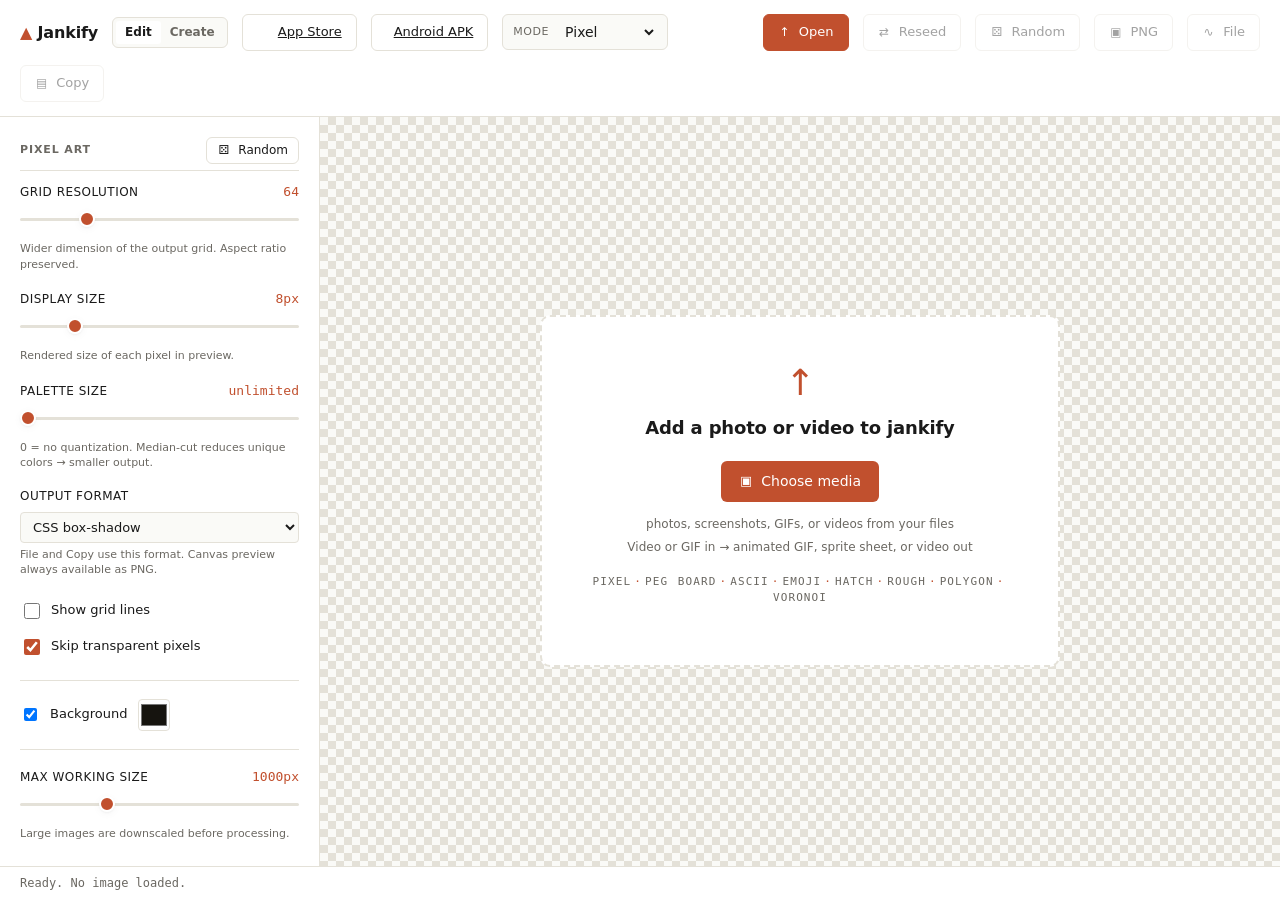
<file: android/app/src/main/assets/index.html>
<!doctype html>
<html lang="en">
<head>
<meta charset="utf-8">
<meta name="viewport" content="width=device-width,initial-scale=1">
<title>Jankify</title>
<meta name="description" content="Screw up your photos, without AI.">

<meta property="og:type" content="website">
<meta property="og:title" content="Jankify">
<meta property="og:description" content="Screw up your photos, without AI.">
<meta property="og:image" content="https://jankify.app/og.png">
<meta property="og:image:width" content="1200">
<meta property="og:image:height" content="630">
<meta property="og:image:alt" content="Jankify wordmark beside a warm polygon mosaic; tagline reads &quot;Screw up your photos, without AI.&quot;">
<meta property="og:url" content="https://jankify.app/">
<meta property="og:site_name" content="lukesteuber.com">

<meta name="twitter:card" content="summary_large_image">
<meta name="twitter:title" content="Jankify">
<meta name="twitter:description" content="Screw up your photos, without AI.">
<meta name="twitter:image" content="https://jankify.app/og.png">
<meta name="twitter:image:alt" content="Jankify wordmark beside a warm polygon mosaic; tagline reads &quot;Screw up your photos, without AI.&quot;">

<link rel="canonical" href="https://jankify.app/">
<!--
================================================================================
  Jankify - Image to Geometric / Mosaic / Text / Pixel / Sketch Art
================================================================================
  File Purpose
    Browser-based image transformation tool. Eight rendering modes share a
    common pipeline. Each mode supports one or more export formats.

  Modes
    pixel     Pixel-art rendering with optional median-cut quantization.
              Exports: CSS box-shadow, SVG rect grid, HTML <table>, Unicode
              blocks (colored or mono), JSON 2D array, plain text grid.
    brite     Lite Brite pegboard with the authentic 8-peg Hasbro palette.
    ascii     Character density mapping; brightness ramp, optional color.
    emoji     Emoji mosaic via LAB color matching with rejection tolerance.
    hatch     Pen cross-hatch; line density tracks tone, optional source ink.
    rough     Hand-drawn sketch mosaic via rough.js (vendored inline).
    polygon   Delaunay triangulation with edge-aware point placement.
    voronoi   Voronoi cells: dual graph of the same Delaunay output.

  Primary Functions
    sobel, generatePoints, delaunay, voronoiCells       Geometry
    rgbToLab, deltaE94                                  Color science
    buildEmojiPalette                                   Emoji probing
    nearestBritePeg                                     Lite Brite palette match
    avgRgbRect, avgBrightRect, avgRgbaRect              Area sampling
    medianCutPalette                                    Color quantization
    computeHatch                                        Tone-driven hatching
    renderRough, svgRough                               rough.js sketch mosaic
    formatPixelsAs<Format>                              7 pixel exporters
    runPipeline                                         Orchestrator

  Inputs
    Any browser-decodable image or video (JPEG, PNG, WebP, GIF, MP4, MOV, …)
    Animated GIF and video sources unlock animation asset exports.
    Controls vary by mode — see sidebar.

  Outputs
    Inline canvas. Per-mode downloads (PNG always; SVG / TXT / CSS / HTML
    / JSON depending on mode). Clipboard copy for text outputs.
    Animation exports: looping GIF, PNG sprite sheet, and browser-recorded video.
    Video sources are sampled locally; no media is uploaded.

  Run: open in any modern browser. No build, no server, no network at runtime.
================================================================================
-->
<script>
// Native shell marker. Inside the iOS app the WKWebView exposes the
// "jankify" message handler and inside the Android app the JankifyAndroid
// bridge exists; both are present at document start. Mark <html> so CSS can
// hide web-only store links before first paint.
(function () {
  var native = '';
  try {
    if (window.webkit && window.webkit.messageHandlers && window.webkit.messageHandlers.jankify) native = 'ios';
    else if (window.JankifyAndroid) native = 'android';
  } catch (e) {}
  if (native) document.documentElement.setAttribute('data-native', native);
})();
</script>
<style>html[data-native] #store-link, html[data-native] #android-link { display: none !important; }</style>
<style>
:root {
  --bg:        #fafaf7;
  --surface:   #ffffff;
  --fg:        #1a1a1a;
  --fg-muted:  #6b6862;
  --border:    #e4e1d8;
  --accent:    #c1502e;
  --accent-fg: #ffffff;
  --focus:     #2d6cdf;
  --shadow:    0 1px 2px rgba(0,0,0,0.04), 0 2px 8px rgba(0,0,0,0.04);
  --radius:    6px;
}
@media (prefers-color-scheme: dark) {
  :root {
    --bg:       #16140f;
    --surface:  #1f1c16;
    --fg:       #f0ebe0;
    --fg-muted: #9b958a;
    --border:   #2e2a22;
    --accent:   #e07a52;
    --focus:    #6ea1ff;
    --shadow:   0 1px 2px rgba(0,0,0,0.3), 0 2px 8px rgba(0,0,0,0.2);
  }
}
* { box-sizing: border-box; }
[hidden] { display: none !important; }
html, body { margin: 0; padding: 0; height: 100%; }
body {
  font-family: "IBM Plex Sans", system-ui, -apple-system, sans-serif;
  color: var(--fg);
  background: var(--bg);
  font-size: 14px;
  line-height: 1.45;
  display: grid;
  grid-template-rows: auto 1fr auto;
  min-height: 100vh;
}

header {
  background: var(--surface);
  border-bottom: 1px solid var(--border);
  padding: 14px 20px;
  display: flex;
  align-items: center;
  gap: 14px;
  flex-wrap: wrap;
  position: sticky;
  top: 0;
  z-index: 10;
}
header h1 {
  font-size: 16px;
  font-weight: 600;
  margin: 0;
  letter-spacing: -0.01em;
}
header h1 .accent { color: var(--accent); }
header .spacer { flex: 1; }
.header-start, .header-end { display: contents; }

.workspace-switcher {
  display: inline-flex;
  align-items: center;
  padding: 3px;
  border: 1px solid var(--border);
  border-radius: var(--radius);
  background: var(--bg);
}
.workspace-switcher a,
.workspace-switcher [aria-current="page"] {
  padding: 4px 9px;
  border-radius: calc(var(--radius) - 3px);
  color: var(--fg-muted);
  font-size: 12px;
  font-weight: 600;
  line-height: 1.2;
  text-decoration: none;
}
.workspace-switcher a:hover { color: var(--fg); }
.workspace-switcher a:focus-visible { outline: 2px solid var(--focus); outline-offset: 2px; }
.workspace-switcher [aria-current="page"] {
  background: var(--surface);
  color: var(--fg);
  box-shadow: 0 1px 2px var(--shadow);
}

.mode-select {
  display: inline-flex;
  align-items: center;
  gap: 8px;
  padding: 6px 10px;
  border: 1px solid var(--border);
  border-radius: var(--radius);
  background: var(--bg);
}
.mode-select label {
  font-size: 11px;
  font-weight: 500;
  text-transform: uppercase;
  letter-spacing: 0.05em;
  color: var(--fg-muted);
}
.mode-select select {
  font: inherit;
  font-weight: 500;
  background: transparent;
  border: none;
  color: var(--fg);
  padding: 2px 4px;
  cursor: pointer;
}
.mode-select select:focus { outline: 2px solid var(--focus); outline-offset: 2px; }

.btn {
  display: inline-flex;
  align-items: center;
  gap: 8px;
  background: var(--surface);
  color: var(--fg);
  border: 1px solid var(--border);
  border-radius: var(--radius);
  padding: 8px 14px;
  font: inherit;
  font-size: 13px;
  font-weight: 500;
  cursor: pointer;
  transition: background 0.1s, border-color 0.1s;
}
.btn:hover { background: var(--bg); border-color: var(--fg-muted); }
.btn:focus-visible { outline: 2px solid var(--focus); outline-offset: 2px; }
.btn:disabled { opacity: 0.4; cursor: not-allowed; }
.btn-primary {
  background: var(--accent);
  color: var(--accent-fg);
  border-color: var(--accent);
}
.btn-primary:hover { background: var(--accent); filter: brightness(1.08); }
.btn i { font-size: 12px; }
.btn.copy-flash { background: var(--accent); color: var(--accent-fg); }

main {
  display: grid;
  grid-template-columns: 320px 1fr;
  min-height: 0;
}
@media (max-width: 800px) {
  main { grid-template-columns: 1fr; grid-template-rows: auto auto; }
  /* Canvas first on mobile — controls follow */
  .canvas-area { order: 1; min-height: 60vh; }
  aside {
    order: 2;
    border-right: none !important;
    border-top: 1px solid var(--border);
    padding-top: 16px;
  }
  /* Hide the redundant header Upload button on mobile while no image is loaded —
     the placeholder is now the primary affordance. JS re-shows it after upload. */
  header label[for="file-input"].hide-mobile-empty { display: none; }
}
/* iPhone Duo book pose: controls on the left page, canvas on the right, nothing in the fold */
@media (min-width: 801px) {
  html[data-duo-pose="book"] body {
    grid-template-columns: var(--duo-fold-left) var(--duo-fold-width) minmax(0, 1fr);
  }
  html[data-duo-pose="book"] header {
    grid-column: 1 / -1;
    display: grid;
    grid-template-columns: var(--duo-fold-left) var(--duo-fold-width) minmax(0, 1fr);
    align-items: start;
    padding-left: 0;
    padding-right: 0;
  }
  html[data-duo-pose="book"] .header-start,
  html[data-duo-pose="book"] .header-end {
    display: flex;
    align-items: center;
    gap: 14px;
    flex-wrap: wrap;
    padding: 0 20px;
  }
  html[data-duo-pose="book"] .header-start { grid-column: 1; }
  html[data-duo-pose="book"] .header-end { grid-column: 3; }
  html[data-duo-pose="book"] header .spacer { display: none; }
  html[data-duo-pose="book"] main {
    grid-column: 1 / -1;
    grid-row: 2 / 4;
    grid-template-columns: var(--duo-fold-left) var(--duo-fold-width) minmax(0, 1fr);
    grid-template-rows: subgrid;
  }
  html[data-duo-pose="book"] aside { grid-column: 1; grid-row: 1; }
  html[data-duo-pose="book"] .canvas-area { grid-column: 3; grid-row: 1 / 3; min-height: 0; }
  html[data-duo-pose="book"] .canvas-area canvas { max-height: 100%; }
  html[data-duo-pose="book"] .status { grid-column: 1; grid-row: 3; white-space: normal; }
  html[data-duo-pose="book"] #gif-warning:not([hidden]) { padding-left: var(--duo-fold-right); }
}

aside {
  background: var(--surface);
  border-right: 1px solid var(--border);
  padding: 20px;
  overflow-y: auto;
}
.control { margin-bottom: 18px; }
.control:last-child { margin-bottom: 0; }
.control label.field-label {
  display: flex;
  justify-content: space-between;
  align-items: baseline;
  font-size: 12px;
  font-weight: 500;
  color: var(--fg);
  margin-bottom: 6px;
  text-transform: uppercase;
  letter-spacing: 0.04em;
}
.control label.field-label .value {
  font-family: "IBM Plex Mono", monospace;
  font-weight: 500;
  color: var(--accent);
  text-transform: none;
  letter-spacing: 0;
  font-size: 13px;
}
.control .hint {
  font-size: 11px;
  color: var(--fg-muted);
  margin-top: 4px;
  line-height: 1.4;
}

.mode-section[hidden] { display: none; }
#gif-warning[hidden] { display: none !important; }
#gif-warning:not([hidden]) {
  position: fixed; inset: 0; z-index: 60;
  display: flex; align-items: center; justify-content: center;
  background: rgba(0,0,0,.62);
}
.mode-section h3 {
  font-size: 11px;
  font-weight: 600;
  text-transform: uppercase;
  letter-spacing: 0.08em;
  color: var(--fg-muted);
  margin: 0 0 12px 0;
  padding-bottom: 6px;
  border-bottom: 1px solid var(--border);
}

input[type=range] {
  -webkit-appearance: none; appearance: none;
  width: 100%; height: 24px;
  background: transparent; cursor: pointer; margin: 0;
}
input[type=range]:focus-visible { outline: 2px solid var(--focus); outline-offset: 2px; border-radius: 4px; }
input[type=range]:disabled { opacity: 0.35; cursor: not-allowed; }
input[type=range]::-webkit-slider-runnable-track { height: 3px; background: var(--border); border-radius: 2px; }
input[type=range]::-moz-range-track { height: 3px; background: var(--border); border-radius: 2px; }
input[type=range]::-webkit-slider-thumb {
  -webkit-appearance: none; appearance: none;
  width: 16px; height: 16px;
  background: var(--accent);
  border: 2px solid var(--surface);
  border-radius: 50%;
  margin-top: -7px;
  cursor: pointer;
  box-shadow: var(--shadow);
}
input[type=range]::-moz-range-thumb {
  width: 16px; height: 16px;
  background: var(--accent);
  border: 2px solid var(--surface);
  border-radius: 50%;
  cursor: pointer;
  box-shadow: var(--shadow);
}

.radio-group, .checkbox-group {
  display: flex; flex-direction: column; gap: 6px;
}
.radio-group label, .checkbox-group label {
  display: flex; align-items: center; gap: 8px;
  cursor: pointer; font-size: 13px; padding: 4px 0;
}
.radio-group input, .checkbox-group input {
  accent-color: var(--accent);
  width: 16px; height: 16px; cursor: pointer;
}
.radio-group input:focus-visible, .checkbox-group input:focus-visible {
  outline: 2px solid var(--focus); outline-offset: 2px;
}

.row { display: flex; gap: 10px; align-items: center; }
.row input[type=color] {
  width: 32px; height: 32px; padding: 0;
  border: 1px solid var(--border); border-radius: 4px;
  cursor: pointer; background: transparent;
}

.control select, .control input[type=text] {
  font: inherit; font-size: 13px;
  width: 100%; padding: 6px 8px;
  border: 1px solid var(--border);
  border-radius: 4px;
  background: var(--bg); color: var(--fg);
}
.control select:focus, .control input[type=text]:focus {
  outline: 2px solid var(--focus); outline-offset: 1px;
}
.control input[type=text].mono {
  font-family: "IBM Plex Mono", monospace;
  letter-spacing: 0.02em;
}

.divider { height: 1px; background: var(--border); margin: 18px 0; border: 0; }

.canvas-area {
  position: relative;
  display: flex;
  align-items: center;
  justify-content: center;
  padding: 24px;
  background:
    repeating-conic-gradient(var(--border) 0% 25%, transparent 0% 50%) 0 0 / 16px 16px;
  background-color: var(--bg);
  min-height: 400px;
  overflow: auto;
}
.canvas-area canvas {
  max-width: 100%;
  max-height: calc(100vh - 140px);
  display: block;
  box-shadow: var(--shadow);
  background: #000;
  image-rendering: pixelated;
  image-rendering: crisp-edges;
}

.placeholder {
  display: flex;
  flex-direction: column;
  align-items: center;
  justify-content: center;
  text-align: center;
  color: var(--fg-muted);
  padding: 48px 28px;
  border: 2px dashed var(--border);
  border-radius: 10px;
  width: min(520px, 92%);
  background: var(--surface);
  cursor: pointer;
  transition: border-color 0.15s, background 0.15s, transform 0.06s ease-out;
  -webkit-tap-highlight-color: transparent;
}
.placeholder:hover {
  border-color: var(--accent);
  color: var(--fg);
}
.placeholder:active { transform: scale(0.995); }
.placeholder:focus-within { outline: 2px solid var(--focus); outline-offset: 2px; }
.placeholder.drag-over {
  border-color: var(--accent);
  background: color-mix(in srgb, var(--accent) 6%, var(--surface));
  transform: scale(1.005);
}
.placeholder .icon {
  font-size: 36px;
  color: var(--accent);
  margin-bottom: 14px;
  line-height: 1;
}
.placeholder h2 {
  font-size: 18px;
  font-weight: 600;
  margin: 0 0 6px 0;
  color: var(--fg);
  letter-spacing: -0.01em;
}
.placeholder .cta {
  display: inline-flex;
  align-items: center;
  gap: 8px;
  background: var(--accent);
  color: var(--accent-fg);
  border-radius: var(--radius);
  padding: 10px 18px;
  font-size: 14px;
  font-weight: 500;
  margin: 14px 0 8px;
  pointer-events: none; /* clicks bubble to the label */
}
.placeholder .cta i { font-size: 13px; }
.placeholder .hint-line { margin: 6px 0 0; font-size: 12px; color: var(--fg-muted); }
.placeholder .hint-line kbd {
  font-family: "IBM Plex Mono", monospace;
  font-size: 11px;
  background: var(--bg);
  border: 1px solid var(--border);
  border-radius: 3px;
  padding: 1px 5px;
  color: var(--fg);
}
.placeholder .modes-line {
  margin-top: 18px;
  font-family: "IBM Plex Mono", monospace;
  font-size: 11px;
  letter-spacing: 0.10em;
  text-transform: uppercase;
  color: var(--fg-muted);
  white-space: normal;
  word-spacing: 2px;
}
.placeholder .modes-line .dot { display: inline-block; color: var(--accent); padding: 0 3px; }
@media (max-width: 800px) {
  .placeholder { padding: 32px 18px; }
  .placeholder .hint-desktop { display: none; }
  .placeholder .hint-mobile { display: block; }
  .placeholder .modes-line { font-size: 10px; letter-spacing: 0.06em; }
}
@media (min-width: 801px) {
  .placeholder .hint-mobile { display: none; }
}

.loading {
  position: absolute; inset: 0;
  background: rgba(0, 0, 0, 0.5);
  color: #fff;
  display: none;
  align-items: center; justify-content: center;
  flex-direction: column; gap: 12px;
  z-index: 5;
}
.loading.active { display: flex; }
.loading .label { font-size: 14px; font-weight: 500; }
.loading .detail {
  min-height: 1.2em;
  color: rgba(255,255,255,0.78);
  font: 12px/1.4 "IBM Plex Mono", monospace;
}
.loading .progress-bar {
  width: 220px; height: 3px;
  background: rgba(255,255,255,0.2);
  border-radius: 2px; overflow: hidden;
}
.loading .progress-bar-fill {
  height: 100%; background: var(--accent); width: 0%;
  transition: width 0.15s ease-out;
}

.status {
  padding: 8px 20px;
  font-size: 12px;
  color: var(--fg-muted);
  border-top: 1px solid var(--border);
  background: var(--surface);
  font-family: "IBM Plex Mono", monospace;
  white-space: nowrap; overflow-x: auto;
}

input[type=file] {
  position: absolute; width: 1px; height: 1px;
  opacity: 0; pointer-events: none;
}

.sr-only {
  position: absolute; width: 1px; height: 1px;
  padding: 0; margin: -1px; overflow: hidden;
  clip: rect(0, 0, 0, 0); white-space: nowrap; border: 0;
}
</style>
<link rel="stylesheet" href="offline.css">
</head>
<body>

<header>
  <div class="header-start">
  <h1><span class="accent">▲</span> Jankify</h1>

  <nav class="workspace-switcher" aria-label="Jankify workspace">
    <span aria-current="page">Edit</span>
    <a href="create/app/index.html#/effects" title="Open the SpaceJank creator">Create</a>
  </nav>

  <a class="btn" id="store-link" href="https://apps.apple.com/app/id6782693852" target="_blank" rel="noreferrer" title="Jankify on the App Store">
    <i class="fa-solid fa-mobile-screen-button" aria-hidden="true"></i>
    App Store
  </a>
  <a class="btn" id="android-link" href="https://dr.eamer.dev/downloads/apps/jankify/" title="Download Jankify for Android">
    <i class="fa-brands fa-android" aria-hidden="true"></i>
    Android APK
  </a>

  <div class="mode-select">
    <label for="mode">Mode</label>
    <select id="mode" aria-label="Rendering mode">
      <option value="pixel" selected>Pixel</option>
      <option value="brite">Peg Board</option>
      <option value="ascii">ASCII</option>
      <option value="emoji">Emoji</option>
      <option value="hatch">Hatch</option>
      <option value="rough">Rough</option>
      <option value="polygon">Polygon</option>
      <option value="voronoi">Voronoi</option>
    </select>
  </div>
  </div>

  <div class="spacer"></div>

  <div class="header-end">
  <label for="file-input" class="btn btn-primary hide-mobile-empty" id="upload-btn">
    <i class="fa-solid fa-upload" aria-hidden="true"></i>
    <span id="upload-btn-label">Open</span>
  </label>
  <input type="file" id="file-input" accept="image/*,video/*,.mp4,.mov,.m4v,.webm" aria-label="Choose a photo, animated GIF, or video from your device">

  <button class="btn" id="reseed-btn" disabled title="Re-randomize">
    <i class="fa-solid fa-shuffle" aria-hidden="true"></i>
    Reseed
  </button>

  <button class="btn" id="random-btn" disabled title="Random mode + settings (surprise me)">
    <i class="fa-solid fa-dice" aria-hidden="true"></i>
    Random
  </button>

  <button class="btn" id="download-png" disabled>
    <i class="fa-solid fa-image" aria-hidden="true"></i>
    PNG
  </button>

  <button class="btn" id="make-gif" disabled hidden title="Jankify every frame of this GIF, then download" aria-label="Make animated GIF from every frame">
    <i class="fa-solid fa-film" aria-hidden="true"></i>
    GIF
  </button>

  <button class="btn" id="make-sheet" disabled hidden title="Export processed frames as a sprite sheet" aria-label="Make a sprite sheet from processed frames">
    <i class="fa-solid fa-border-all" aria-hidden="true"></i>
    Sheet
  </button>

  <button class="btn" id="make-video" disabled hidden title="Export processed frames as a video" aria-label="Make a video from processed frames">
    <i class="fa-solid fa-video" aria-hidden="true"></i>
    Video
  </button>

  <button class="btn" id="download-vector" disabled>
    <i class="fa-solid fa-bezier-curve" aria-hidden="true"></i>
    <span id="download-vector-label">SVG</span>
  </button>

  <button class="btn" id="copy-output" disabled hidden>
    <i class="fa-solid fa-clipboard" aria-hidden="true"></i>
    Copy
  </button>
  </div>
</header>

<main>
  <aside aria-label="Controls">

    <!-- POLYGON / VORONOI -->
    <div class="mode-section" data-modes="polygon voronoi" hidden>
      <h3>Geometry</h3>

      <div class="control">
        <label class="field-label" for="cell-size">
          <span>Cell size</span>
          <span class="value" id="cell-size-value">30</span>
        </label>
        <input type="range" id="cell-size" min="8" max="120" value="30" step="1">
        <div class="hint">Base grid spacing in pixels. Smaller = more detail.</div>
      </div>

      <div class="control">
        <label class="field-label" for="edge-sensitivity">
          <span>Edge sensitivity</span>
          <span class="value" id="edge-sensitivity-value">60%</span>
        </label>
        <input type="range" id="edge-sensitivity" min="0" max="200" value="60" step="5">
        <div class="hint">Extra points on detected edges, as % of grid count.</div>
      </div>

      <div class="control">
        <span class="field-label" style="display:block">Color sampling</span>
        <div class="radio-group" role="radiogroup">
          <label><input type="radio" name="color-mode" value="centroid" checked>Centroid <span style="color:var(--fg-muted);font-size:12px">— fast</span></label>
          <label><input type="radio" name="color-mode" value="average">Average <span style="color:var(--fg-muted);font-size:12px">— smoother</span></label>
        </div>
      </div>

      <div class="control">
        <div class="checkbox-group">
          <label><input type="checkbox" id="show-stroke">Show cell edges</label>
        </div>
        <div class="row" style="margin-top:8px" id="stroke-controls" hidden>
          <input type="color" id="stroke-color" value="#000000" aria-label="Stroke color">
          <input type="range" id="stroke-opacity" min="0" max="100" value="40" aria-label="Stroke opacity">
          <span class="value" id="stroke-opacity-value" style="font-family:'IBM Plex Mono',monospace;font-size:12px;min-width:36px">40%</span>
        </div>
      </div>
    </div>

    <!-- EMOJI -->
    <div class="mode-section" data-modes="emoji" hidden>
      <h3>Emoji</h3>

      <div class="control">
        <label class="field-label" for="emoji-window">
          <span>Analysis window</span>
          <span class="value" id="emoji-window-value">7px</span>
        </label>
        <input type="range" id="emoji-window" min="1" max="50" value="7" step="1">
        <div class="hint">Source pixel block per emoji. Smaller = more detail, slower.</div>
      </div>

      <div class="control">
        <label class="field-label" for="emoji-scale">
          <span>Output cell size</span>
          <span class="value" id="emoji-scale-value">14px</span>
        </label>
        <input type="range" id="emoji-scale" min="4" max="40" value="14" step="1">
        <div class="hint">Size of each rendered emoji.</div>
      </div>

      <div class="control">
        <label class="field-label" for="emoji-tolerance">
          <span>Match tolerance</span>
          <span class="value" id="emoji-tolerance-value">8</span>
        </label>
        <input type="range" id="emoji-tolerance" min="1" max="30" value="8" step="1">
        <div class="hint">Lower = more accurate color, less variety.</div>
      </div>

      <div class="control">
        <label class="field-label" for="emoji-empty">
          <span>Allowed empty space</span>
          <span class="value" id="emoji-empty-value">70%</span>
        </label>
        <input type="range" id="emoji-empty" min="40" max="100" value="70" step="2">
        <div class="hint">Higher = include sparse glyphs (❗) alongside solid (🟥).</div>
      </div>

      <div class="control">
        <div class="checkbox-group">
          <label><input type="checkbox" id="emoji-hide-black">Hide black/transparent regions</label>
        </div>
      </div>
    </div>

    <!-- ASCII -->
    <div class="mode-section" data-modes="ascii" hidden>
      <h3>ASCII</h3>

      <div class="control">
        <label class="field-label" for="ascii-cell">
          <span>Cell size</span>
          <span class="value" id="ascii-cell-value">10px</span>
        </label>
        <input type="range" id="ascii-cell" min="4" max="30" value="10" step="1">
        <div class="hint">Pixel block per character.</div>
      </div>

      <div class="control">
        <label class="field-label" for="ascii-ramp">
          <span>Character ramp</span>
        </label>
        <select id="ascii-ramp">
          <option value=" .:-=+*#%@" selected>Standard (10 levels)</option>
          <option value=" .'`,^:;Il!i&gt;&lt;~+_-?][}{1)(|/tfjrxnuvczXYUJCLQ0OZmwqpdbkhao*#MW&amp;8%B@$">Extended (70 levels)</option>
          <option value=" ░▒▓█">Blocks (5 levels)</option>
          <option value=" .oO@">Minimal (5 levels)</option>
          <option value=" ·•◦●">Dots (5 levels)</option>
        </select>
        <div class="hint">Light to dark.</div>
      </div>

      <div class="control">
        <label class="field-label" for="ascii-ramp-custom">
          <span>Custom ramp</span>
        </label>
        <input type="text" id="ascii-ramp-custom" class="mono" placeholder="(or type your own, light → dark)">
      </div>

      <div class="control">
        <span class="field-label" style="display:block">Color</span>
        <div class="radio-group" role="radiogroup">
          <label><input type="radio" name="ascii-color" value="mono" checked>Monochrome</label>
          <label><input type="radio" name="ascii-color" value="source">Source colors</label>
        </div>
      </div>

      <div class="row">
        <input type="color" id="ascii-fg" value="#f0ebe0" aria-label="ASCII foreground color">
        <span style="font-size:12px;color:var(--fg-muted)">Foreground (mono only)</span>
      </div>
    </div>

    <!-- PIXEL -->
    <div class="mode-section" data-modes="pixel">
      <h3>Pixel Art</h3>

      <div class="control">
        <label class="field-label" for="pixel-grid">
          <span>Grid resolution</span>
          <span class="value" id="pixel-grid-value">64</span>
        </label>
        <input type="range" id="pixel-grid" min="8" max="256" value="64" step="1">
        <div class="hint">Wider dimension of the output grid. Aspect ratio preserved.</div>
      </div>

      <div class="control">
        <label class="field-label" for="pixel-display">
          <span>Display size</span>
          <span class="value" id="pixel-display-value">8px</span>
        </label>
        <input type="range" id="pixel-display" min="1" max="40" value="8" step="1">
        <div class="hint">Rendered size of each pixel in preview.</div>
      </div>

      <div class="control">
        <label class="field-label" for="pixel-quantize">
          <span>Palette size</span>
          <span class="value" id="pixel-quantize-value">unlimited</span>
        </label>
        <input type="range" id="pixel-quantize" min="0" max="256" value="0" step="1">
        <div class="hint">0 = no quantization. Median-cut reduces unique colors → smaller output.</div>
      </div>

      <div class="control">
        <label class="field-label" for="pixel-format">
          <span>Output format</span>
        </label>
        <select id="pixel-format">
          <option value="css" selected>CSS box-shadow</option>
          <option value="svg">SVG &lt;rect&gt; grid</option>
          <option value="html">HTML &lt;table&gt;</option>
          <option value="blocks-html">Unicode blocks (HTML, colored)</option>
          <option value="blocks-ansi">Unicode blocks (ANSI terminal)</option>
          <option value="blocks-mono">Unicode blocks (mono)</option>
          <option value="json">JSON 2D array</option>
          <option value="text">Plain text (coords)</option>
        </select>
        <div class="hint">File and Copy use this format. Canvas preview always available as PNG.</div>
      </div>

      <div class="control">
        <div class="checkbox-group">
          <label><input type="checkbox" id="pixel-grid-lines">Show grid lines</label>
          <label><input type="checkbox" id="pixel-skip-alpha" checked>Skip transparent pixels</label>
        </div>
      </div>
    </div>

    <!-- LITE BRITE -->
    <div class="mode-section" data-modes="brite" hidden>
      <h3>Peg Board</h3>

      <div class="control">
        <div class="checkbox-group">
          <label><input type="checkbox" id="brite-classic">Classic 9×12 board</label>
        </div>
        <div class="hint">Locks output to the classic 4:3 board shape (3:4 in portrait). Disables the sliders below.</div>
      </div>

      <div class="control">
        <label class="field-label" for="brite-peg">
          <span>Peg size</span>
          <span class="value" id="brite-peg-value">20px</span>
        </label>
        <input type="range" id="brite-peg" min="8" max="48" value="20" step="1">
        <div class="hint">Bigger pegs, coarser image. Floor of 8 keeps it readable on phones.</div>
      </div>

      <div class="control">
        <label class="field-label" for="brite-pitch">
          <span>Peg spacing</span>
          <span class="value" id="brite-pitch-value">170%</span>
        </label>
        <input type="range" id="brite-pitch" min="100" max="300" value="170" step="5">
        <div class="hint">Center-to-center distance, as % of peg diameter. 100% = pegs touching.</div>
      </div>

      <div class="control">
        <label class="field-label" for="brite-glow">
          <span>Bulb glow</span>
          <span class="value" id="brite-glow-value">85%</span>
        </label>
        <input type="range" id="brite-glow" min="0" max="100" value="85" step="5">
        <div class="hint">Backlit halo behind the pegs. 0 = unlit template.</div>
      </div>

      <div class="control">
        <span class="field-label" style="display:block">Palette</span>
        <div id="brite-palette-swatches" style="display:flex;gap:4px;margin-top:6px" aria-label="Peg Board palette colors"></div>
        <div class="hint">A fixed set of eight peg colors. Cells below the luminance floor render as empty holes.</div>
      </div>
    </div>

    <!-- HATCH -->
    <div class="mode-section" data-modes="hatch" hidden>
      <h3>Hatch</h3>

      <div class="control">
        <label class="field-label" for="hatch-spacing">
          <span>Line spacing</span>
          <span class="value" id="hatch-spacing-value">6px</span>
        </label>
        <input type="range" id="hatch-spacing" min="3" max="30" value="6" step="1">
        <div class="hint">Gap between hatch lines. Smaller = denser, more detail.</div>
      </div>

      <div class="control">
        <label class="field-label" for="hatch-width">
          <span>Stroke width</span>
          <span class="value" id="hatch-width-value">1.4px</span>
        </label>
        <input type="range" id="hatch-width" min="0.5" max="6" value="1.4" step="0.1">
        <div class="hint">Thickness of each pen stroke.</div>
      </div>

      <div class="control">
        <label class="field-label" for="hatch-angle">
          <span>Base angle</span>
          <span class="value" id="hatch-angle-value">45°</span>
        </label>
        <input type="range" id="hatch-angle" min="0" max="180" value="45" step="1">
        <div class="hint">Angle of the first hatch layer.</div>
      </div>

      <div class="control">
        <label class="field-label" for="hatch-levels">
          <span>Cross-hatch layers</span>
          <span class="value" id="hatch-levels-value">3</span>
        </label>
        <input type="range" id="hatch-levels" min="1" max="4" value="3" step="1">
        <div class="hint">Darker tones add layers: 1 hatch → 4 cross-hatched.</div>
      </div>

      <div class="control">
        <label class="field-label" for="hatch-jitter">
          <span>Hand wobble</span>
          <span class="value" id="hatch-jitter-value">30%</span>
        </label>
        <input type="range" id="hatch-jitter" min="0" max="100" value="30" step="5">
        <div class="hint">Per-line angle and offset jitter. 0 = mechanical.</div>
      </div>

      <div class="control">
        <div class="checkbox-group">
          <label><input type="checkbox" id="hatch-ink-source">Ink from source colors</label>
        </div>
      </div>

      <div class="control">
        <div class="row">
          <input type="color" id="hatch-ink" value="#1a1a1a" aria-label="Ink color">
          <span style="font-size:12px;color:var(--fg-muted)">Ink (mono)</span>
          <input type="color" id="hatch-paper" value="#f7f4ec" aria-label="Paper color">
          <span style="font-size:12px;color:var(--fg-muted)">Paper</span>
        </div>
      </div>
    </div>

    <!-- ROUGH -->
    <div class="mode-section" data-modes="rough" hidden>
      <h3>Rough Sketch</h3>

      <div class="control">
        <label class="field-label" for="rough-cell">
          <span>Cell size</span>
          <span class="value" id="rough-cell-value">28px</span>
        </label>
        <input type="range" id="rough-cell" min="8" max="60" value="28" step="1">
        <div class="hint">Source block per sketched shape. Smaller = more shapes, slower.</div>
      </div>

      <div class="control">
        <label class="field-label" for="rough-fill">
          <span>Fill style</span>
        </label>
        <select id="rough-fill">
          <option value="hachure" selected>Hachure</option>
          <option value="cross-hatch">Cross-hatch</option>
          <option value="zigzag">Zigzag</option>
          <option value="dots">Dots</option>
          <option value="solid">Solid</option>
        </select>
        <div class="hint">How each shape is filled.</div>
      </div>

      <div class="control">
        <label class="field-label" for="rough-roughness">
          <span>Roughness</span>
          <span class="value" id="rough-roughness-value">1.2</span>
        </label>
        <input type="range" id="rough-roughness" min="0" max="4" value="1.2" step="0.1">
        <div class="hint">How sketchy the strokes are. 0 = clean.</div>
      </div>

      <div class="control">
        <label class="field-label" for="rough-bowing">
          <span>Bowing</span>
          <span class="value" id="rough-bowing-value">1</span>
        </label>
        <input type="range" id="rough-bowing" min="0" max="6" value="1" step="0.5">
        <div class="hint">How much straight lines bend.</div>
      </div>

      <div class="control">
        <label class="field-label" for="rough-gap">
          <span>Fill gap</span>
          <span class="value" id="rough-gap-value">6px</span>
        </label>
        <input type="range" id="rough-gap" min="2" max="20" value="6" step="1">
        <div class="hint">Spacing of hachure / dot fill lines.</div>
      </div>

      <div class="control">
        <div class="checkbox-group">
          <label><input type="checkbox" id="rough-outline">Outline cells</label>
        </div>
      </div>

      <div class="control">
        <div class="row">
          <input type="color" id="rough-paper" value="#ffffff" aria-label="Paper color">
          <span style="font-size:12px;color:var(--fg-muted)">Paper</span>
        </div>
      </div>
    </div>

    <!-- BACKGROUND (emoji + ascii + pixel) -->
    <div class="mode-section" data-modes="emoji ascii pixel">
      <hr class="divider">
      <div class="control">
        <div class="row">
          <input type="checkbox" id="bg-enabled" aria-label="Show background" checked>
          <label for="bg-color" style="font-size:13px">Background</label>
          <input type="color" id="bg-color" value="#16140f" aria-label="Background color">
        </div>
      </div>
    </div>

    <!-- ANIMATED SOURCE -->
    <div id="animation-guide" hidden>
      <hr class="divider">
      <div class="control">
        <div class="field-label"><span>Animation workshop</span></div>
        <div class="hint">
          Preview shows the first frame. Tune it, then export a looping GIF, a game-ready PNG sprite sheet, or a video when this device supports recording. Pixel, Peg Board, ASCII, Emoji, Hatch, and Rough support animation.
        </div>
      </div>
      <div class="control" id="clip-seconds-control">
        <label class="field-label" for="clip-seconds">
          <span>Animation length</span>
          <span class="value" id="clip-seconds-value">6s</span>
        </label>
        <input type="range" id="clip-seconds" min="1" max="10" value="6" step="1">
        <div class="hint">Uses the first seconds of the GIF or video. Trim it first to choose a different moment.</div>
      </div>
      <div class="control">
        <label class="field-label" for="animation-fps">
          <span>Frames per second</span>
          <span class="value" id="animation-fps-value">12 fps</span>
        </label>
        <input type="range" id="animation-fps" min="2" max="30" value="12" step="1">
        <div class="hint">More frames look smoother but take longer and make larger files.</div>
      </div>
      <div class="control">
        <label class="field-label" for="sheet-columns">
          <span>Sheet columns</span>
          <span class="value" id="sheet-columns-value">6</span>
        </label>
        <input type="range" id="sheet-columns" min="1" max="10" value="6" step="1">
      </div>
    </div>

    <!-- UNIVERSAL -->
    <hr class="divider">
    <div class="control">
      <label class="field-label" for="max-dim">
        <span>Max working size</span>
        <span class="value" id="max-dim-value">1000px</span>
      </label>
      <input type="range" id="max-dim" min="400" max="2400" value="1000" step="100">
      <div class="hint">Large images are downscaled before processing.</div>
    </div>

    <div class="control licenses-line">
      <div class="hint"><a id="licenses-link" href="licenses.html" style="display:inline-block;padding:16px 0;color:inherit">Open-source licenses</a></div>
    </div>

  </aside>

  <div class="canvas-area" id="canvas-area">
    <label class="placeholder" id="placeholder" for="file-input">
      <span class="icon" aria-hidden="true"><i class="fa-solid fa-cloud-arrow-up"></i></span>
      <h2>Add a photo or video to jankify</h2>
      <span class="cta">
        <i class="fa-solid fa-image" aria-hidden="true"></i>
        Choose media
      </span>
      <p class="hint-line">photos, screenshots, GIFs, or videos from your files</p>
      <p class="hint-line">Video or GIF in → animated GIF, sprite sheet, or video out</p>
      <p class="modes-line">
        Pixel<span class="dot">·</span>Peg Board<span class="dot">·</span>ASCII<span class="dot">·</span>Emoji<span class="dot">·</span>Hatch<span class="dot">·</span>Rough<span class="dot">·</span>Polygon<span class="dot">·</span>Voronoi
      </p>
    </label>
    <div class="loading" id="loading" role="status" aria-live="polite">
      <div class="label" id="loading-label">Processing…</div>
      <div class="progress-bar"><div class="progress-bar-fill" id="progress-fill"></div></div>
      <div class="detail" id="loading-detail">0% · 0s</div>
      <button class="btn" id="cancel-anim" hidden style="margin-top:12px;">Cancel</button>
    </div>
  </div>
</main>

<div class="status" id="status" aria-live="polite">Ready. No image loaded.</div>

<div id="gif-warning" role="dialog" aria-modal="true" aria-labelledby="gif-warning-title" aria-describedby="gif-warning-desc" hidden tabindex="-1">
  <div style="max-width:430px;margin:18px;background:#16181d;color:#e9eaee;border:1px solid #2b2f37;border-radius:14px;padding:22px;box-shadow:0 18px 50px rgba(0,0,0,.55);">
    <h2 id="gif-warning-title" style="margin:0 0 10px;font-size:1.08rem;">Make animated media</h2>
    <div id="gif-warning-desc">
      <p style="margin:0 0 12px;font-size:.92rem;line-height:1.5;color:#b7bcc6;">This runs your current mode on sampled frames from the source, then packs the results into your chosen animation asset. Still-image exports stay available separately.</p>
      <p style="margin:0 0 16px;font-size:.92rem;line-height:1.5;color:#b7bcc6;">Animated output flashes and loops. Flashing imagery can trigger seizures in people with photosensitive epilepsy. The safe speed keeps frames slow; the flash rate is checked and slowed automatically.</p>
    </div>
    <div style="display:flex;gap:8px;flex-wrap:wrap;justify-content:flex-end;">
      <button class="btn" id="gif-warning-cancel" type="button">Cancel</button>
      <button class="btn" id="gif-warning-fast" type="button">Keep source speed</button>
      <button class="btn btn-primary" id="gif-warning-safe" type="button">Use safer speed</button>
    </div>
  </div>
</div>

<!-- rough.js v4.6.6 (MIT, https://github.com/rough-stuff/rough): vendored inline for offline use -->
<script>
var rough=function(){"use strict";function t(t,e,s){if(t&&t.length){const[n,o]=e,a=Math.PI/180*s,h=Math.cos(a),r=Math.sin(a);for(const e of t){const[t,s]=e;e[0]=(t-n)*h-(s-o)*r+n,e[1]=(t-n)*r+(s-o)*h+o}}}function e(t,e){return t[0]===e[0]&&t[1]===e[1]}function s(s,n,o,a=1){const h=o,r=Math.max(n,.1),i=s[0]&&s[0][0]&&"number"==typeof s[0][0]?[s]:s,c=[0,0];if(h)for(const e of i)t(e,c,h);const l=function(t,s,n){const o=[];for(const s of t){const t=[...s];e(t[0],t[t.length-1])||t.push([t[0][0],t[0][1]]),t.length>2&&o.push(t)}const a=[];s=Math.max(s,.1);const h=[];for(const t of o)for(let e=0;e<t.length-1;e++){const s=t[e],n=t[e+1];if(s[1]!==n[1]){const t=Math.min(s[1],n[1]);h.push({ymin:t,ymax:Math.max(s[1],n[1]),x:t===s[1]?s[0]:n[0],islope:(n[0]-s[0])/(n[1]-s[1])})}}if(h.sort(((t,e)=>t.ymin<e.ymin?-1:t.ymin>e.ymin?1:t.x<e.x?-1:t.x>e.x?1:t.ymax===e.ymax?0:(t.ymax-e.ymax)/Math.abs(t.ymax-e.ymax))),!h.length)return a;let r=[],i=h[0].ymin,c=0;for(;r.length||h.length;){if(h.length){let t=-1;for(let e=0;e<h.length&&!(h[e].ymin>i);e++)t=e;h.splice(0,t+1).forEach((t=>{r.push({s:i,edge:t})}))}if(r=r.filter((t=>!(t.edge.ymax<=i))),r.sort(((t,e)=>t.edge.x===e.edge.x?0:(t.edge.x-e.edge.x)/Math.abs(t.edge.x-e.edge.x))),(1!==n||c%s==0)&&r.length>1)for(let t=0;t<r.length;t+=2){const e=t+1;if(e>=r.length)break;const s=r[t].edge,n=r[e].edge;a.push([[Math.round(s.x),i],[Math.round(n.x),i]])}i+=n,r.forEach((t=>{t.edge.x=t.edge.x+n*t.edge.islope})),c++}return a}(i,r,a);if(h){for(const e of i)t(e,c,-h);!function(e,s,n){const o=[];e.forEach((t=>o.push(...t))),t(o,s,n)}(l,c,-h)}return l}function n(t,e){var n;const o=e.hachureAngle+90;let a=e.hachureGap;a<0&&(a=4*e.strokeWidth),a=Math.round(Math.max(a,.1));let h=1;return e.roughness>=1&&((null===(n=e.randomizer)||void 0===n?void 0:n.next())||Math.random())>.7&&(h=a),s(t,a,o,h||1)}class o{constructor(t){this.helper=t}fillPolygons(t,e){return this._fillPolygons(t,e)}_fillPolygons(t,e){const s=n(t,e);return{type:"fillSketch",ops:this.renderLines(s,e)}}renderLines(t,e){const s=[];for(const n of t)s.push(...this.helper.doubleLineOps(n[0][0],n[0][1],n[1][0],n[1][1],e));return s}}function a(t){const e=t[0],s=t[1];return Math.sqrt(Math.pow(e[0]-s[0],2)+Math.pow(e[1]-s[1],2))}class h extends o{fillPolygons(t,e){let s=e.hachureGap;s<0&&(s=4*e.strokeWidth),s=Math.max(s,.1);const o=n(t,Object.assign({},e,{hachureGap:s})),h=Math.PI/180*e.hachureAngle,r=[],i=.5*s*Math.cos(h),c=.5*s*Math.sin(h);for(const[t,e]of o)a([t,e])&&r.push([[t[0]-i,t[1]+c],[...e]],[[t[0]+i,t[1]-c],[...e]]);return{type:"fillSketch",ops:this.renderLines(r,e)}}}class r extends o{fillPolygons(t,e){const s=this._fillPolygons(t,e),n=Object.assign({},e,{hachureAngle:e.hachureAngle+90}),o=this._fillPolygons(t,n);return s.ops=s.ops.concat(o.ops),s}}class i{constructor(t){this.helper=t}fillPolygons(t,e){const s=n(t,e=Object.assign({},e,{hachureAngle:0}));return this.dotsOnLines(s,e)}dotsOnLines(t,e){const s=[];let n=e.hachureGap;n<0&&(n=4*e.strokeWidth),n=Math.max(n,.1);let o=e.fillWeight;o<0&&(o=e.strokeWidth/2);const h=n/4;for(const r of t){const t=a(r),i=t/n,c=Math.ceil(i)-1,l=t-c*n,u=(r[0][0]+r[1][0])/2-n/4,p=Math.min(r[0][1],r[1][1]);for(let t=0;t<c;t++){const a=p+l+t*n,r=u-h+2*Math.random()*h,i=a-h+2*Math.random()*h,c=this.helper.ellipse(r,i,o,o,e);s.push(...c.ops)}}return{type:"fillSketch",ops:s}}}class c{constructor(t){this.helper=t}fillPolygons(t,e){const s=n(t,e);return{type:"fillSketch",ops:this.dashedLine(s,e)}}dashedLine(t,e){const s=e.dashOffset<0?e.hachureGap<0?4*e.strokeWidth:e.hachureGap:e.dashOffset,n=e.dashGap<0?e.hachureGap<0?4*e.strokeWidth:e.hachureGap:e.dashGap,o=[];return t.forEach((t=>{const h=a(t),r=Math.floor(h/(s+n)),i=(h+n-r*(s+n))/2;let c=t[0],l=t[1];c[0]>l[0]&&(c=t[1],l=t[0]);const u=Math.atan((l[1]-c[1])/(l[0]-c[0]));for(let t=0;t<r;t++){const a=t*(s+n),h=a+s,r=[c[0]+a*Math.cos(u)+i*Math.cos(u),c[1]+a*Math.sin(u)+i*Math.sin(u)],l=[c[0]+h*Math.cos(u)+i*Math.cos(u),c[1]+h*Math.sin(u)+i*Math.sin(u)];o.push(...this.helper.doubleLineOps(r[0],r[1],l[0],l[1],e))}})),o}}class l{constructor(t){this.helper=t}fillPolygons(t,e){const s=e.hachureGap<0?4*e.strokeWidth:e.hachureGap,o=e.zigzagOffset<0?s:e.zigzagOffset,a=n(t,e=Object.assign({},e,{hachureGap:s+o}));return{type:"fillSketch",ops:this.zigzagLines(a,o,e)}}zigzagLines(t,e,s){const n=[];return t.forEach((t=>{const o=a(t),h=Math.round(o/(2*e));let r=t[0],i=t[1];r[0]>i[0]&&(r=t[1],i=t[0]);const c=Math.atan((i[1]-r[1])/(i[0]-r[0]));for(let t=0;t<h;t++){const o=2*t*e,a=2*(t+1)*e,h=Math.sqrt(2*Math.pow(e,2)),i=[r[0]+o*Math.cos(c),r[1]+o*Math.sin(c)],l=[r[0]+a*Math.cos(c),r[1]+a*Math.sin(c)],u=[i[0]+h*Math.cos(c+Math.PI/4),i[1]+h*Math.sin(c+Math.PI/4)];n.push(...this.helper.doubleLineOps(i[0],i[1],u[0],u[1],s),...this.helper.doubleLineOps(u[0],u[1],l[0],l[1],s))}})),n}}const u={};class p{constructor(t){this.seed=t}next(){return this.seed?(2**31-1&(this.seed=Math.imul(48271,this.seed)))/2**31:Math.random()}}const f=0,d=1,g=2,M={A:7,a:7,C:6,c:6,H:1,h:1,L:2,l:2,M:2,m:2,Q:4,q:4,S:4,s:4,T:2,t:2,V:1,v:1,Z:0,z:0};function k(t,e){return t.type===e}function b(t){const e=[],s=function(t){const e=new Array;for(;""!==t;)if(t.match(/^([ \t\r\n,]+)/))t=t.substr(RegExp.$1.length);else if(t.match(/^([aAcChHlLmMqQsStTvVzZ])/))e[e.length]={type:f,text:RegExp.$1},t=t.substr(RegExp.$1.length);else{if(!t.match(/^(([-+]?[0-9]+(\.[0-9]*)?|[-+]?\.[0-9]+)([eE][-+]?[0-9]+)?)/))return[];e[e.length]={type:d,text:`${parseFloat(RegExp.$1)}`},t=t.substr(RegExp.$1.length)}return e[e.length]={type:g,text:""},e}(t);let n="BOD",o=0,a=s[o];for(;!k(a,g);){let h=0;const r=[];if("BOD"===n){if("M"!==a.text&&"m"!==a.text)return b("M0,0"+t);o++,h=M[a.text],n=a.text}else k(a,d)?h=M[n]:(o++,h=M[a.text],n=a.text);if(!(o+h<s.length))throw new Error("Path data ended short");for(let t=o;t<o+h;t++){const e=s[t];if(!k(e,d))throw new Error("Param not a number: "+n+","+e.text);r[r.length]=+e.text}if("number"!=typeof M[n])throw new Error("Bad segment: "+n);{const t={key:n,data:r};e.push(t),o+=h,a=s[o],"M"===n&&(n="L"),"m"===n&&(n="l")}}return e}function y(t){let e=0,s=0,n=0,o=0;const a=[];for(const{key:h,data:r}of t)switch(h){case"M":a.push({key:"M",data:[...r]}),[e,s]=r,[n,o]=r;break;case"m":e+=r[0],s+=r[1],a.push({key:"M",data:[e,s]}),n=e,o=s;break;case"L":a.push({key:"L",data:[...r]}),[e,s]=r;break;case"l":e+=r[0],s+=r[1],a.push({key:"L",data:[e,s]});break;case"C":a.push({key:"C",data:[...r]}),e=r[4],s=r[5];break;case"c":{const t=r.map(((t,n)=>n%2?t+s:t+e));a.push({key:"C",data:t}),e=t[4],s=t[5];break}case"Q":a.push({key:"Q",data:[...r]}),e=r[2],s=r[3];break;case"q":{const t=r.map(((t,n)=>n%2?t+s:t+e));a.push({key:"Q",data:t}),e=t[2],s=t[3];break}case"A":a.push({key:"A",data:[...r]}),e=r[5],s=r[6];break;case"a":e+=r[5],s+=r[6],a.push({key:"A",data:[r[0],r[1],r[2],r[3],r[4],e,s]});break;case"H":a.push({key:"H",data:[...r]}),e=r[0];break;case"h":e+=r[0],a.push({key:"H",data:[e]});break;case"V":a.push({key:"V",data:[...r]}),s=r[0];break;case"v":s+=r[0],a.push({key:"V",data:[s]});break;case"S":a.push({key:"S",data:[...r]}),e=r[2],s=r[3];break;case"s":{const t=r.map(((t,n)=>n%2?t+s:t+e));a.push({key:"S",data:t}),e=t[2],s=t[3];break}case"T":a.push({key:"T",data:[...r]}),e=r[0],s=r[1];break;case"t":e+=r[0],s+=r[1],a.push({key:"T",data:[e,s]});break;case"Z":case"z":a.push({key:"Z",data:[]}),e=n,s=o}return a}function m(t){const e=[];let s="",n=0,o=0,a=0,h=0,r=0,i=0;for(const{key:c,data:l}of t){switch(c){case"M":e.push({key:"M",data:[...l]}),[n,o]=l,[a,h]=l;break;case"C":e.push({key:"C",data:[...l]}),n=l[4],o=l[5],r=l[2],i=l[3];break;case"L":e.push({key:"L",data:[...l]}),[n,o]=l;break;case"H":n=l[0],e.push({key:"L",data:[n,o]});break;case"V":o=l[0],e.push({key:"L",data:[n,o]});break;case"S":{let t=0,a=0;"C"===s||"S"===s?(t=n+(n-r),a=o+(o-i)):(t=n,a=o),e.push({key:"C",data:[t,a,...l]}),r=l[0],i=l[1],n=l[2],o=l[3];break}case"T":{const[t,a]=l;let h=0,c=0;"Q"===s||"T"===s?(h=n+(n-r),c=o+(o-i)):(h=n,c=o);const u=n+2*(h-n)/3,p=o+2*(c-o)/3,f=t+2*(h-t)/3,d=a+2*(c-a)/3;e.push({key:"C",data:[u,p,f,d,t,a]}),r=h,i=c,n=t,o=a;break}case"Q":{const[t,s,a,h]=l,c=n+2*(t-n)/3,u=o+2*(s-o)/3,p=a+2*(t-a)/3,f=h+2*(s-h)/3;e.push({key:"C",data:[c,u,p,f,a,h]}),r=t,i=s,n=a,o=h;break}case"A":{const t=Math.abs(l[0]),s=Math.abs(l[1]),a=l[2],h=l[3],r=l[4],i=l[5],c=l[6];if(0===t||0===s)e.push({key:"C",data:[n,o,i,c,i,c]}),n=i,o=c;else if(n!==i||o!==c){x(n,o,i,c,t,s,a,h,r).forEach((function(t){e.push({key:"C",data:t})})),n=i,o=c}break}case"Z":e.push({key:"Z",data:[]}),n=a,o=h}s=c}return e}function w(t,e,s){return[t*Math.cos(s)-e*Math.sin(s),t*Math.sin(s)+e*Math.cos(s)]}function x(t,e,s,n,o,a,h,r,i,c){const l=(u=h,Math.PI*u/180);var u;let p=[],f=0,d=0,g=0,M=0;if(c)[f,d,g,M]=c;else{[t,e]=w(t,e,-l),[s,n]=w(s,n,-l);const h=(t-s)/2,c=(e-n)/2;let u=h*h/(o*o)+c*c/(a*a);u>1&&(u=Math.sqrt(u),o*=u,a*=u);const p=o*o,k=a*a,b=p*k-p*c*c-k*h*h,y=p*c*c+k*h*h,m=(r===i?-1:1)*Math.sqrt(Math.abs(b/y));g=m*o*c/a+(t+s)/2,M=m*-a*h/o+(e+n)/2,f=Math.asin(parseFloat(((e-M)/a).toFixed(9))),d=Math.asin(parseFloat(((n-M)/a).toFixed(9))),t<g&&(f=Math.PI-f),s<g&&(d=Math.PI-d),f<0&&(f=2*Math.PI+f),d<0&&(d=2*Math.PI+d),i&&f>d&&(f-=2*Math.PI),!i&&d>f&&(d-=2*Math.PI)}let k=d-f;if(Math.abs(k)>120*Math.PI/180){const t=d,e=s,r=n;d=i&&d>f?f+120*Math.PI/180*1:f+120*Math.PI/180*-1,p=x(s=g+o*Math.cos(d),n=M+a*Math.sin(d),e,r,o,a,h,0,i,[d,t,g,M])}k=d-f;const b=Math.cos(f),y=Math.sin(f),m=Math.cos(d),P=Math.sin(d),v=Math.tan(k/4),S=4/3*o*v,O=4/3*a*v,L=[t,e],T=[t+S*y,e-O*b],D=[s+S*P,n-O*m],A=[s,n];if(T[0]=2*L[0]-T[0],T[1]=2*L[1]-T[1],c)return[T,D,A].concat(p);{p=[T,D,A].concat(p);const t=[];for(let e=0;e<p.length;e+=3){const s=w(p[e][0],p[e][1],l),n=w(p[e+1][0],p[e+1][1],l),o=w(p[e+2][0],p[e+2][1],l);t.push([s[0],s[1],n[0],n[1],o[0],o[1]])}return t}}const P={randOffset:function(t,e){return G(t,e)},randOffsetWithRange:function(t,e,s){return E(t,e,s)},ellipse:function(t,e,s,n,o){const a=T(s,n,o);return D(t,e,o,a).opset},doubleLineOps:function(t,e,s,n,o){return $(t,e,s,n,o,!0)}};function v(t,e,s,n,o){return{type:"path",ops:$(t,e,s,n,o)}}function S(t,e,s){const n=(t||[]).length;if(n>2){const o=[];for(let e=0;e<n-1;e++)o.push(...$(t[e][0],t[e][1],t[e+1][0],t[e+1][1],s));return e&&o.push(...$(t[n-1][0],t[n-1][1],t[0][0],t[0][1],s)),{type:"path",ops:o}}return 2===n?v(t[0][0],t[0][1],t[1][0],t[1][1],s):{type:"path",ops:[]}}function O(t,e,s,n,o){return function(t,e){return S(t,!0,e)}([[t,e],[t+s,e],[t+s,e+n],[t,e+n]],o)}function L(t,e){if(t.length){const s="number"==typeof t[0][0]?[t]:t,n=j(s[0],1*(1+.2*e.roughness),e),o=e.disableMultiStroke?[]:j(s[0],1.5*(1+.22*e.roughness),z(e));for(let t=1;t<s.length;t++){const a=s[t];if(a.length){const t=j(a,1*(1+.2*e.roughness),e),s=e.disableMultiStroke?[]:j(a,1.5*(1+.22*e.roughness),z(e));for(const e of t)"move"!==e.op&&n.push(e);for(const t of s)"move"!==t.op&&o.push(t)}}return{type:"path",ops:n.concat(o)}}return{type:"path",ops:[]}}function T(t,e,s){const n=Math.sqrt(2*Math.PI*Math.sqrt((Math.pow(t/2,2)+Math.pow(e/2,2))/2)),o=Math.ceil(Math.max(s.curveStepCount,s.curveStepCount/Math.sqrt(200)*n)),a=2*Math.PI/o;let h=Math.abs(t/2),r=Math.abs(e/2);const i=1-s.curveFitting;return h+=G(h*i,s),r+=G(r*i,s),{increment:a,rx:h,ry:r}}function D(t,e,s,n){const[o,a]=F(n.increment,t,e,n.rx,n.ry,1,n.increment*E(.1,E(.4,1,s),s),s);let h=q(o,null,s);if(!s.disableMultiStroke&&0!==s.roughness){const[o]=F(n.increment,t,e,n.rx,n.ry,1.5,0,s),a=q(o,null,s);h=h.concat(a)}return{estimatedPoints:a,opset:{type:"path",ops:h}}}function A(t,e,s,n,o,a,h,r,i){const c=t,l=e;let u=Math.abs(s/2),p=Math.abs(n/2);u+=G(.01*u,i),p+=G(.01*p,i);let f=o,d=a;for(;f<0;)f+=2*Math.PI,d+=2*Math.PI;d-f>2*Math.PI&&(f=0,d=2*Math.PI);const g=2*Math.PI/i.curveStepCount,M=Math.min(g/2,(d-f)/2),k=V(M,c,l,u,p,f,d,1,i);if(!i.disableMultiStroke){const t=V(M,c,l,u,p,f,d,1.5,i);k.push(...t)}return h&&(r?k.push(...$(c,l,c+u*Math.cos(f),l+p*Math.sin(f),i),...$(c,l,c+u*Math.cos(d),l+p*Math.sin(d),i)):k.push({op:"lineTo",data:[c,l]},{op:"lineTo",data:[c+u*Math.cos(f),l+p*Math.sin(f)]})),{type:"path",ops:k}}function _(t,e){const s=m(y(b(t))),n=[];let o=[0,0],a=[0,0];for(const{key:t,data:h}of s)switch(t){case"M":a=[h[0],h[1]],o=[h[0],h[1]];break;case"L":n.push(...$(a[0],a[1],h[0],h[1],e)),a=[h[0],h[1]];break;case"C":{const[t,s,o,r,i,c]=h;n.push(...Z(t,s,o,r,i,c,a,e)),a=[i,c];break}case"Z":n.push(...$(a[0],a[1],o[0],o[1],e)),a=[o[0],o[1]]}return{type:"path",ops:n}}function I(t,e){const s=[];for(const n of t)if(n.length){const t=e.maxRandomnessOffset||0,o=n.length;if(o>2){s.push({op:"move",data:[n[0][0]+G(t,e),n[0][1]+G(t,e)]});for(let a=1;a<o;a++)s.push({op:"lineTo",data:[n[a][0]+G(t,e),n[a][1]+G(t,e)]})}}return{type:"fillPath",ops:s}}function C(t,e){return function(t,e){let s=t.fillStyle||"hachure";if(!u[s])switch(s){case"zigzag":u[s]||(u[s]=new h(e));break;case"cross-hatch":u[s]||(u[s]=new r(e));break;case"dots":u[s]||(u[s]=new i(e));break;case"dashed":u[s]||(u[s]=new c(e));break;case"zigzag-line":u[s]||(u[s]=new l(e));break;default:s="hachure",u[s]||(u[s]=new o(e))}return u[s]}(e,P).fillPolygons(t,e)}function z(t){const e=Object.assign({},t);return e.randomizer=void 0,t.seed&&(e.seed=t.seed+1),e}function W(t){return t.randomizer||(t.randomizer=new p(t.seed||0)),t.randomizer.next()}function E(t,e,s,n=1){return s.roughness*n*(W(s)*(e-t)+t)}function G(t,e,s=1){return E(-t,t,e,s)}function $(t,e,s,n,o,a=!1){const h=a?o.disableMultiStrokeFill:o.disableMultiStroke,r=R(t,e,s,n,o,!0,!1);if(h)return r;const i=R(t,e,s,n,o,!0,!0);return r.concat(i)}function R(t,e,s,n,o,a,h){const r=Math.pow(t-s,2)+Math.pow(e-n,2),i=Math.sqrt(r);let c=1;c=i<200?1:i>500?.4:-.0016668*i+1.233334;let l=o.maxRandomnessOffset||0;l*l*100>r&&(l=i/10);const u=l/2,p=.2+.2*W(o);let f=o.bowing*o.maxRandomnessOffset*(n-e)/200,d=o.bowing*o.maxRandomnessOffset*(t-s)/200;f=G(f,o,c),d=G(d,o,c);const g=[],M=()=>G(u,o,c),k=()=>G(l,o,c),b=o.preserveVertices;return a&&(h?g.push({op:"move",data:[t+(b?0:M()),e+(b?0:M())]}):g.push({op:"move",data:[t+(b?0:G(l,o,c)),e+(b?0:G(l,o,c))]})),h?g.push({op:"bcurveTo",data:[f+t+(s-t)*p+M(),d+e+(n-e)*p+M(),f+t+2*(s-t)*p+M(),d+e+2*(n-e)*p+M(),s+(b?0:M()),n+(b?0:M())]}):g.push({op:"bcurveTo",data:[f+t+(s-t)*p+k(),d+e+(n-e)*p+k(),f+t+2*(s-t)*p+k(),d+e+2*(n-e)*p+k(),s+(b?0:k()),n+(b?0:k())]}),g}function j(t,e,s){if(!t.length)return[];const n=[];n.push([t[0][0]+G(e,s),t[0][1]+G(e,s)]),n.push([t[0][0]+G(e,s),t[0][1]+G(e,s)]);for(let o=1;o<t.length;o++)n.push([t[o][0]+G(e,s),t[o][1]+G(e,s)]),o===t.length-1&&n.push([t[o][0]+G(e,s),t[o][1]+G(e,s)]);return q(n,null,s)}function q(t,e,s){const n=t.length,o=[];if(n>3){const a=[],h=1-s.curveTightness;o.push({op:"move",data:[t[1][0],t[1][1]]});for(let e=1;e+2<n;e++){const s=t[e];a[0]=[s[0],s[1]],a[1]=[s[0]+(h*t[e+1][0]-h*t[e-1][0])/6,s[1]+(h*t[e+1][1]-h*t[e-1][1])/6],a[2]=[t[e+1][0]+(h*t[e][0]-h*t[e+2][0])/6,t[e+1][1]+(h*t[e][1]-h*t[e+2][1])/6],a[3]=[t[e+1][0],t[e+1][1]],o.push({op:"bcurveTo",data:[a[1][0],a[1][1],a[2][0],a[2][1],a[3][0],a[3][1]]})}if(e&&2===e.length){const t=s.maxRandomnessOffset;o.push({op:"lineTo",data:[e[0]+G(t,s),e[1]+G(t,s)]})}}else 3===n?(o.push({op:"move",data:[t[1][0],t[1][1]]}),o.push({op:"bcurveTo",data:[t[1][0],t[1][1],t[2][0],t[2][1],t[2][0],t[2][1]]})):2===n&&o.push(...R(t[0][0],t[0][1],t[1][0],t[1][1],s,!0,!0));return o}function F(t,e,s,n,o,a,h,r){const i=[],c=[];if(0===r.roughness){t/=4,c.push([e+n*Math.cos(-t),s+o*Math.sin(-t)]);for(let a=0;a<=2*Math.PI;a+=t){const t=[e+n*Math.cos(a),s+o*Math.sin(a)];i.push(t),c.push(t)}c.push([e+n*Math.cos(0),s+o*Math.sin(0)]),c.push([e+n*Math.cos(t),s+o*Math.sin(t)])}else{const l=G(.5,r)-Math.PI/2;c.push([G(a,r)+e+.9*n*Math.cos(l-t),G(a,r)+s+.9*o*Math.sin(l-t)]);const u=2*Math.PI+l-.01;for(let h=l;h<u;h+=t){const t=[G(a,r)+e+n*Math.cos(h),G(a,r)+s+o*Math.sin(h)];i.push(t),c.push(t)}c.push([G(a,r)+e+n*Math.cos(l+2*Math.PI+.5*h),G(a,r)+s+o*Math.sin(l+2*Math.PI+.5*h)]),c.push([G(a,r)+e+.98*n*Math.cos(l+h),G(a,r)+s+.98*o*Math.sin(l+h)]),c.push([G(a,r)+e+.9*n*Math.cos(l+.5*h),G(a,r)+s+.9*o*Math.sin(l+.5*h)])}return[c,i]}function V(t,e,s,n,o,a,h,r,i){const c=a+G(.1,i),l=[];l.push([G(r,i)+e+.9*n*Math.cos(c-t),G(r,i)+s+.9*o*Math.sin(c-t)]);for(let a=c;a<=h;a+=t)l.push([G(r,i)+e+n*Math.cos(a),G(r,i)+s+o*Math.sin(a)]);return l.push([e+n*Math.cos(h),s+o*Math.sin(h)]),l.push([e+n*Math.cos(h),s+o*Math.sin(h)]),q(l,null,i)}function Z(t,e,s,n,o,a,h,r){const i=[],c=[r.maxRandomnessOffset||1,(r.maxRandomnessOffset||1)+.3];let l=[0,0];const u=r.disableMultiStroke?1:2,p=r.preserveVertices;for(let f=0;f<u;f++)0===f?i.push({op:"move",data:[h[0],h[1]]}):i.push({op:"move",data:[h[0]+(p?0:G(c[0],r)),h[1]+(p?0:G(c[0],r))]}),l=p?[o,a]:[o+G(c[f],r),a+G(c[f],r)],i.push({op:"bcurveTo",data:[t+G(c[f],r),e+G(c[f],r),s+G(c[f],r),n+G(c[f],r),l[0],l[1]]});return i}function Q(t){return[...t]}function H(t,e=0){const s=t.length;if(s<3)throw new Error("A curve must have at least three points.");const n=[];if(3===s)n.push(Q(t[0]),Q(t[1]),Q(t[2]),Q(t[2]));else{const s=[];s.push(t[0],t[0]);for(let e=1;e<t.length;e++)s.push(t[e]),e===t.length-1&&s.push(t[e]);const o=[],a=1-e;n.push(Q(s[0]));for(let t=1;t+2<s.length;t++){const e=s[t];o[0]=[e[0],e[1]],o[1]=[e[0]+(a*s[t+1][0]-a*s[t-1][0])/6,e[1]+(a*s[t+1][1]-a*s[t-1][1])/6],o[2]=[s[t+1][0]+(a*s[t][0]-a*s[t+2][0])/6,s[t+1][1]+(a*s[t][1]-a*s[t+2][1])/6],o[3]=[s[t+1][0],s[t+1][1]],n.push(o[1],o[2],o[3])}}return n}function N(t,e){return Math.pow(t[0]-e[0],2)+Math.pow(t[1]-e[1],2)}function B(t,e,s){const n=N(e,s);if(0===n)return N(t,e);let o=((t[0]-e[0])*(s[0]-e[0])+(t[1]-e[1])*(s[1]-e[1]))/n;return o=Math.max(0,Math.min(1,o)),N(t,J(e,s,o))}function J(t,e,s){return[t[0]+(e[0]-t[0])*s,t[1]+(e[1]-t[1])*s]}function K(t,e,s,n){const o=n||[];if(function(t,e){const s=t[e+0],n=t[e+1],o=t[e+2],a=t[e+3];let h=3*n[0]-2*s[0]-a[0];h*=h;let r=3*n[1]-2*s[1]-a[1];r*=r;let i=3*o[0]-2*a[0]-s[0];i*=i;let c=3*o[1]-2*a[1]-s[1];return c*=c,h<i&&(h=i),r<c&&(r=c),h+r}(t,e)<s){const s=t[e+0];if(o.length){(a=o[o.length-1],h=s,Math.sqrt(N(a,h)))>1&&o.push(s)}else o.push(s);o.push(t[e+3])}else{const n=.5,a=t[e+0],h=t[e+1],r=t[e+2],i=t[e+3],c=J(a,h,n),l=J(h,r,n),u=J(r,i,n),p=J(c,l,n),f=J(l,u,n),d=J(p,f,n);K([a,c,p,d],0,s,o),K([d,f,u,i],0,s,o)}var a,h;return o}function U(t,e){return X(t,0,t.length,e)}function X(t,e,s,n,o){const a=o||[],h=t[e],r=t[s-1];let i=0,c=1;for(let n=e+1;n<s-1;++n){const e=B(t[n],h,r);e>i&&(i=e,c=n)}return Math.sqrt(i)>n?(X(t,e,c+1,n,a),X(t,c,s,n,a)):(a.length||a.push(h),a.push(r)),a}function Y(t,e=.15,s){const n=[],o=(t.length-1)/3;for(let s=0;s<o;s++){K(t,3*s,e,n)}return s&&s>0?X(n,0,n.length,s):n}const tt="none";class et{constructor(t){this.defaultOptions={maxRandomnessOffset:2,roughness:1,bowing:1,stroke:"#000",strokeWidth:1,curveTightness:0,curveFitting:.95,curveStepCount:9,fillStyle:"hachure",fillWeight:-1,hachureAngle:-41,hachureGap:-1,dashOffset:-1,dashGap:-1,zigzagOffset:-1,seed:0,disableMultiStroke:!1,disableMultiStrokeFill:!1,preserveVertices:!1,fillShapeRoughnessGain:.8},this.config=t||{},this.config.options&&(this.defaultOptions=this._o(this.config.options))}static newSeed(){return Math.floor(Math.random()*2**31)}_o(t){return t?Object.assign({},this.defaultOptions,t):this.defaultOptions}_d(t,e,s){return{shape:t,sets:e||[],options:s||this.defaultOptions}}line(t,e,s,n,o){const a=this._o(o);return this._d("line",[v(t,e,s,n,a)],a)}rectangle(t,e,s,n,o){const a=this._o(o),h=[],r=O(t,e,s,n,a);if(a.fill){const o=[[t,e],[t+s,e],[t+s,e+n],[t,e+n]];"solid"===a.fillStyle?h.push(I([o],a)):h.push(C([o],a))}return a.stroke!==tt&&h.push(r),this._d("rectangle",h,a)}ellipse(t,e,s,n,o){const a=this._o(o),h=[],r=T(s,n,a),i=D(t,e,a,r);if(a.fill)if("solid"===a.fillStyle){const s=D(t,e,a,r).opset;s.type="fillPath",h.push(s)}else h.push(C([i.estimatedPoints],a));return a.stroke!==tt&&h.push(i.opset),this._d("ellipse",h,a)}circle(t,e,s,n){const o=this.ellipse(t,e,s,s,n);return o.shape="circle",o}linearPath(t,e){const s=this._o(e);return this._d("linearPath",[S(t,!1,s)],s)}arc(t,e,s,n,o,a,h=!1,r){const i=this._o(r),c=[],l=A(t,e,s,n,o,a,h,!0,i);if(h&&i.fill)if("solid"===i.fillStyle){const h=Object.assign({},i);h.disableMultiStroke=!0;const r=A(t,e,s,n,o,a,!0,!1,h);r.type="fillPath",c.push(r)}else c.push(function(t,e,s,n,o,a,h){const r=t,i=e;let c=Math.abs(s/2),l=Math.abs(n/2);c+=G(.01*c,h),l+=G(.01*l,h);let u=o,p=a;for(;u<0;)u+=2*Math.PI,p+=2*Math.PI;p-u>2*Math.PI&&(u=0,p=2*Math.PI);const f=(p-u)/h.curveStepCount,d=[];for(let t=u;t<=p;t+=f)d.push([r+c*Math.cos(t),i+l*Math.sin(t)]);return d.push([r+c*Math.cos(p),i+l*Math.sin(p)]),d.push([r,i]),C([d],h)}(t,e,s,n,o,a,i));return i.stroke!==tt&&c.push(l),this._d("arc",c,i)}curve(t,e){const s=this._o(e),n=[],o=L(t,s);if(s.fill&&s.fill!==tt)if("solid"===s.fillStyle){const e=L(t,Object.assign(Object.assign({},s),{disableMultiStroke:!0,roughness:s.roughness?s.roughness+s.fillShapeRoughnessGain:0}));n.push({type:"fillPath",ops:this._mergedShape(e.ops)})}else{const e=[],o=t;if(o.length){const t="number"==typeof o[0][0]?[o]:o;for(const n of t)n.length<3?e.push(...n):3===n.length?e.push(...Y(H([n[0],n[0],n[1],n[2]]),10,(1+s.roughness)/2)):e.push(...Y(H(n),10,(1+s.roughness)/2))}e.length&&n.push(C([e],s))}return s.stroke!==tt&&n.push(o),this._d("curve",n,s)}polygon(t,e){const s=this._o(e),n=[],o=S(t,!0,s);return s.fill&&("solid"===s.fillStyle?n.push(I([t],s)):n.push(C([t],s))),s.stroke!==tt&&n.push(o),this._d("polygon",n,s)}path(t,e){const s=this._o(e),n=[];if(!t)return this._d("path",n,s);t=(t||"").replace(/\n/g," ").replace(/(-\s)/g,"-").replace("/(ss)/g"," ");const o=s.fill&&"transparent"!==s.fill&&s.fill!==tt,a=s.stroke!==tt,h=!!(s.simplification&&s.simplification<1),r=function(t,e,s){const n=m(y(b(t))),o=[];let a=[],h=[0,0],r=[];const i=()=>{r.length>=4&&a.push(...Y(r,e)),r=[]},c=()=>{i(),a.length&&(o.push(a),a=[])};for(const{key:t,data:e}of n)switch(t){case"M":c(),h=[e[0],e[1]],a.push(h);break;case"L":i(),a.push([e[0],e[1]]);break;case"C":if(!r.length){const t=a.length?a[a.length-1]:h;r.push([t[0],t[1]])}r.push([e[0],e[1]]),r.push([e[2],e[3]]),r.push([e[4],e[5]]);break;case"Z":i(),a.push([h[0],h[1]])}if(c(),!s)return o;const l=[];for(const t of o){const e=U(t,s);e.length&&l.push(e)}return l}(t,1,h?4-4*(s.simplification||1):(1+s.roughness)/2),i=_(t,s);if(o)if("solid"===s.fillStyle)if(1===r.length){const e=_(t,Object.assign(Object.assign({},s),{disableMultiStroke:!0,roughness:s.roughness?s.roughness+s.fillShapeRoughnessGain:0}));n.push({type:"fillPath",ops:this._mergedShape(e.ops)})}else n.push(I(r,s));else n.push(C(r,s));return a&&(h?r.forEach((t=>{n.push(S(t,!1,s))})):n.push(i)),this._d("path",n,s)}opsToPath(t,e){let s="";for(const n of t.ops){const t="number"==typeof e&&e>=0?n.data.map((t=>+t.toFixed(e))):n.data;switch(n.op){case"move":s+=`M${t[0]} ${t[1]} `;break;case"bcurveTo":s+=`C${t[0]} ${t[1]}, ${t[2]} ${t[3]}, ${t[4]} ${t[5]} `;break;case"lineTo":s+=`L${t[0]} ${t[1]} `}}return s.trim()}toPaths(t){const e=t.sets||[],s=t.options||this.defaultOptions,n=[];for(const t of e){let e=null;switch(t.type){case"path":e={d:this.opsToPath(t),stroke:s.stroke,strokeWidth:s.strokeWidth,fill:tt};break;case"fillPath":e={d:this.opsToPath(t),stroke:tt,strokeWidth:0,fill:s.fill||tt};break;case"fillSketch":e=this.fillSketch(t,s)}e&&n.push(e)}return n}fillSketch(t,e){let s=e.fillWeight;return s<0&&(s=e.strokeWidth/2),{d:this.opsToPath(t),stroke:e.fill||tt,strokeWidth:s,fill:tt}}_mergedShape(t){return t.filter(((t,e)=>0===e||"move"!==t.op))}}class st{constructor(t,e){this.canvas=t,this.ctx=this.canvas.getContext("2d"),this.gen=new et(e)}draw(t){const e=t.sets||[],s=t.options||this.getDefaultOptions(),n=this.ctx,o=t.options.fixedDecimalPlaceDigits;for(const a of e)switch(a.type){case"path":n.save(),n.strokeStyle="none"===s.stroke?"transparent":s.stroke,n.lineWidth=s.strokeWidth,s.strokeLineDash&&n.setLineDash(s.strokeLineDash),s.strokeLineDashOffset&&(n.lineDashOffset=s.strokeLineDashOffset),this._drawToContext(n,a,o),n.restore();break;case"fillPath":{n.save(),n.fillStyle=s.fill||"";const e="curve"===t.shape||"polygon"===t.shape||"path"===t.shape?"evenodd":"nonzero";this._drawToContext(n,a,o,e),n.restore();break}case"fillSketch":this.fillSketch(n,a,s)}}fillSketch(t,e,s){let n=s.fillWeight;n<0&&(n=s.strokeWidth/2),t.save(),s.fillLineDash&&t.setLineDash(s.fillLineDash),s.fillLineDashOffset&&(t.lineDashOffset=s.fillLineDashOffset),t.strokeStyle=s.fill||"",t.lineWidth=n,this._drawToContext(t,e,s.fixedDecimalPlaceDigits),t.restore()}_drawToContext(t,e,s,n="nonzero"){t.beginPath();for(const n of e.ops){const e="number"==typeof s&&s>=0?n.data.map((t=>+t.toFixed(s))):n.data;switch(n.op){case"move":t.moveTo(e[0],e[1]);break;case"bcurveTo":t.bezierCurveTo(e[0],e[1],e[2],e[3],e[4],e[5]);break;case"lineTo":t.lineTo(e[0],e[1])}}"fillPath"===e.type?t.fill(n):t.stroke()}get generator(){return this.gen}getDefaultOptions(){return this.gen.defaultOptions}line(t,e,s,n,o){const a=this.gen.line(t,e,s,n,o);return this.draw(a),a}rectangle(t,e,s,n,o){const a=this.gen.rectangle(t,e,s,n,o);return this.draw(a),a}ellipse(t,e,s,n,o){const a=this.gen.ellipse(t,e,s,n,o);return this.draw(a),a}circle(t,e,s,n){const o=this.gen.circle(t,e,s,n);return this.draw(o),o}linearPath(t,e){const s=this.gen.linearPath(t,e);return this.draw(s),s}polygon(t,e){const s=this.gen.polygon(t,e);return this.draw(s),s}arc(t,e,s,n,o,a,h=!1,r){const i=this.gen.arc(t,e,s,n,o,a,h,r);return this.draw(i),i}curve(t,e){const s=this.gen.curve(t,e);return this.draw(s),s}path(t,e){const s=this.gen.path(t,e);return this.draw(s),s}}const nt="http://www.w3.org/2000/svg";class ot{constructor(t,e){this.svg=t,this.gen=new et(e)}draw(t){const e=t.sets||[],s=t.options||this.getDefaultOptions(),n=this.svg.ownerDocument||window.document,o=n.createElementNS(nt,"g"),a=t.options.fixedDecimalPlaceDigits;for(const h of e){let e=null;switch(h.type){case"path":e=n.createElementNS(nt,"path"),e.setAttribute("d",this.opsToPath(h,a)),e.setAttribute("stroke",s.stroke),e.setAttribute("stroke-width",s.strokeWidth+""),e.setAttribute("fill","none"),s.strokeLineDash&&e.setAttribute("stroke-dasharray",s.strokeLineDash.join(" ").trim()),s.strokeLineDashOffset&&e.setAttribute("stroke-dashoffset",`${s.strokeLineDashOffset}`);break;case"fillPath":e=n.createElementNS(nt,"path"),e.setAttribute("d",this.opsToPath(h,a)),e.setAttribute("stroke","none"),e.setAttribute("stroke-width","0"),e.setAttribute("fill",s.fill||""),"curve"!==t.shape&&"polygon"!==t.shape||e.setAttribute("fill-rule","evenodd");break;case"fillSketch":e=this.fillSketch(n,h,s)}e&&o.appendChild(e)}return o}fillSketch(t,e,s){let n=s.fillWeight;n<0&&(n=s.strokeWidth/2);const o=t.createElementNS(nt,"path");return o.setAttribute("d",this.opsToPath(e,s.fixedDecimalPlaceDigits)),o.setAttribute("stroke",s.fill||""),o.setAttribute("stroke-width",n+""),o.setAttribute("fill","none"),s.fillLineDash&&o.setAttribute("stroke-dasharray",s.fillLineDash.join(" ").trim()),s.fillLineDashOffset&&o.setAttribute("stroke-dashoffset",`${s.fillLineDashOffset}`),o}get generator(){return this.gen}getDefaultOptions(){return this.gen.defaultOptions}opsToPath(t,e){return this.gen.opsToPath(t,e)}line(t,e,s,n,o){const a=this.gen.line(t,e,s,n,o);return this.draw(a)}rectangle(t,e,s,n,o){const a=this.gen.rectangle(t,e,s,n,o);return this.draw(a)}ellipse(t,e,s,n,o){const a=this.gen.ellipse(t,e,s,n,o);return this.draw(a)}circle(t,e,s,n){const o=this.gen.circle(t,e,s,n);return this.draw(o)}linearPath(t,e){const s=this.gen.linearPath(t,e);return this.draw(s)}polygon(t,e){const s=this.gen.polygon(t,e);return this.draw(s)}arc(t,e,s,n,o,a,h=!1,r){const i=this.gen.arc(t,e,s,n,o,a,h,r);return this.draw(i)}curve(t,e){const s=this.gen.curve(t,e);return this.draw(s)}path(t,e){const s=this.gen.path(t,e);return this.draw(s)}}return{canvas:(t,e)=>new st(t,e),svg:(t,e)=>new ot(t,e),generator:t=>new et(t),newSeed:()=>et.newSeed()}}();
</script>
<script>
// =============================================================================
// jankify script
// =============================================================================
"use strict";

const state = {
  mode: "pixel",
  imageData: null,
  width: 0, height: 0,

  points: null, triangles: null, triColors: null,
  voronoi: null,
  edgeMap: null,

  emojiPalette: null, emojiGrid: null, emojiFontPx: null,

  asciiGrid: null, asciiFontPx: null, asciiCols: 0, asciiRows: 0,

  pixelGrid: null, pixelCols: 0, pixelRows: 0, pixelDisplay: 0,

  briteGrid: null,

  hatchSegments: null, hatchParams: null,

  roughGrid: null, roughMeta: null,

  seed: Date.now(),
  renderPending: false,
  sourceAnimation: null,
  lastAnimationFrames: null,
};

let sourceImage = null;
const $ = id => document.getElementById(id);

// -----------------------------------------------------------------------------
// PRNG
// -----------------------------------------------------------------------------
function makeRng(seed) {
  let a = seed | 0;
  return function () {
    a |= 0; a = (a + 0x6D2B79F5) | 0;
    let t = a;
    t = Math.imul(t ^ (t >>> 15), t | 1);
    t ^= t + Math.imul(t ^ (t >>> 7), t | 61);
    return ((t ^ (t >>> 14)) >>> 0) / 4294967296;
  };
}

// -----------------------------------------------------------------------------
// Color space: sRGB → CIE L*a*b* (D65, 2° observer)
// -----------------------------------------------------------------------------
function srgbToLinear(c) {
  c = c / 255;
  return c > 0.04045 ? Math.pow((c + 0.055) / 1.055, 2.4) : c / 12.92;
}
function rgbToXyz(r, g, b) {
  const rl = srgbToLinear(r) * 100;
  const gl = srgbToLinear(g) * 100;
  const bl = srgbToLinear(b) * 100;
  return [
    rl * 0.4124 + gl * 0.3576 + bl * 0.1805,
    rl * 0.2126 + gl * 0.7152 + bl * 0.0722,
    rl * 0.0193 + gl * 0.1192 + bl * 0.9505,
  ];
}
function xyzToLab(x, y, z) {
  const refX = 95.047, refY = 100, refZ = 108.883;
  const f = t => t > 0.008856 ? Math.pow(t, 1/3) : (7.787 * t) + (16/116);
  const fx = f(x / refX), fy = f(y / refY), fz = f(z / refZ);
  return [116 * fy - 16, 500 * (fx - fy), 200 * (fy - fz)];
}
function rgbToLab(r, g, b) {
  const xyz = rgbToXyz(r, g, b);
  return xyzToLab(xyz[0], xyz[1], xyz[2]);
}
function deltaE94(a, b) {
  const dL = a[0] - b[0];
  const dA = a[1] - b[1];
  const dB = a[2] - b[2];
  const c1 = Math.sqrt(a[1]*a[1] + a[2]*a[2]);
  const c2 = Math.sqrt(b[1]*b[1] + b[2]*b[2]);
  const dC = c1 - c2;
  let dH = dA*dA + dB*dB - dC*dC;
  dH = dH < 0 ? 0 : Math.sqrt(dH);
  const sc = 1 + 0.045 * c1, sh = 1 + 0.015 * c1;
  const ti = dL*dL + (dC/sc)**2 + (dH/sh)**2;
  return ti < 0 ? 0 : Math.sqrt(ti);
}

// -----------------------------------------------------------------------------
// Lite Brite palette (authentic Hasbro 8-peg set, eyeballed from lit photos)
// -----------------------------------------------------------------------------
const LITE_BRITE_PALETTE = [
  { name: "white",  rgb: [255, 252, 240] },
  { name: "red",    rgb: [255,  60,  85] },
  { name: "orange", rgb: [255, 145,  45] },
  { name: "yellow", rgb: [255, 222,  60] },
  { name: "green",  rgb: [ 70, 230,  85] },
  { name: "blue",   rgb: [ 75, 135, 255] },
  { name: "violet", rgb: [180, 100, 245] },
  { name: "pink",   rgb: [255, 125, 185] },
].map(p => ({ ...p, lab: rgbToLab(p.rgb[0], p.rgb[1], p.rgb[2]) }));
const BRITE_LUMA_FLOOR = 25;

function nearestBritePeg(r, g, b, a) {
  if (a !== undefined && a < 128) return -1;
  const luma = 0.299 * r + 0.587 * g + 0.114 * b;
  if (luma < BRITE_LUMA_FLOOR) return -1;
  const lab = rgbToLab(r, g, b);
  let best = 0, bestD = Infinity;
  for (let i = 0; i < LITE_BRITE_PALETTE.length; i++) {
    const d = deltaE94(LITE_BRITE_PALETTE[i].lab, lab);
    if (d < bestD) { bestD = d; best = i; }
  }
  return best;
}

// -----------------------------------------------------------------------------
// Area samplers
// -----------------------------------------------------------------------------
function avgRgbRect(data, w, x0, y0, x1, y1) {
  let r = 0, g = 0, b = 0, count = 0;
  for (let y = y0; y < y1; y++) {
    for (let x = x0; x < x1; x++) {
      const i = (y * w + x) * 4;
      r += data[i] * data[i];
      g += data[i + 1] * data[i + 1];
      b += data[i + 2] * data[i + 2];
      count++;
    }
  }
  if (!count) return [0, 0, 0];
  return [Math.sqrt(r/count), Math.sqrt(g/count), Math.sqrt(b/count)];
}
function avgRgbaRect(data, w, x0, y0, x1, y1) {
  let r = 0, g = 0, b = 0, a = 0, count = 0;
  for (let y = y0; y < y1; y++) {
    for (let x = x0; x < x1; x++) {
      const i = (y * w + x) * 4;
      r += data[i] * data[i];
      g += data[i + 1] * data[i + 1];
      b += data[i + 2] * data[i + 2];
      a += data[i + 3];
      count++;
    }
  }
  if (!count) return [0, 0, 0, 0];
  return [Math.sqrt(r/count), Math.sqrt(g/count), Math.sqrt(b/count), a/count];
}
function avgBrightRect(data, w, x0, y0, x1, y1) {
  let s = 0, count = 0;
  for (let y = y0; y < y1; y++) {
    for (let x = x0; x < x1; x++) {
      const i = (y * w + x) * 4;
      s += 0.299*data[i] + 0.587*data[i+1] + 0.114*data[i+2];
      count++;
    }
  }
  return count ? s/count : 0;
}
function sampleCentroid(A, B, C, data, w, h) {
  const cx = Math.max(0, Math.min(w-1, Math.floor((A[0]+B[0]+C[0])/3)));
  const cy = Math.max(0, Math.min(h-1, Math.floor((A[1]+B[1]+C[1])/3)));
  const idx = (cy*w + cx) * 4;
  return [data[idx], data[idx+1], data[idx+2]];
}
function sampleAverage(A, B, C, data, w, h) {
  const minX = Math.max(0, Math.floor(Math.min(A[0], B[0], C[0])));
  const maxX = Math.min(w-1, Math.ceil(Math.max(A[0], B[0], C[0])));
  const minY = Math.max(0, Math.floor(Math.min(A[1], B[1], C[1])));
  const maxY = Math.min(h-1, Math.ceil(Math.max(A[1], B[1], C[1])));
  let r = 0, g = 0, b = 0, count = 0;
  for (let y = minY; y <= maxY; y++) {
    for (let x = minX; x <= maxX; x++) {
      if (pointInTriangle(x, y, A, B, C)) {
        const idx = (y*w + x) * 4;
        r += data[idx]; g += data[idx+1]; b += data[idx+2];
        count++;
      }
    }
  }
  if (!count) return sampleCentroid(A, B, C, data, w, h);
  return [r/count, g/count, b/count];
}
function pointInTriangle(px, py, A, B, C) {
  const d1 = (px-B[0])*(A[1]-B[1]) - (A[0]-B[0])*(py-B[1]);
  const d2 = (px-C[0])*(B[1]-C[1]) - (B[0]-C[0])*(py-C[1]);
  const d3 = (px-A[0])*(C[1]-A[1]) - (C[0]-A[0])*(py-A[1]);
  const hasNeg = d1 < 0 || d2 < 0 || d3 < 0;
  const hasPos = d1 > 0 || d2 > 0 || d3 > 0;
  return !(hasNeg && hasPos);
}

// -----------------------------------------------------------------------------
// Sobel + point generation + Delaunay (Bowyer-Watson)
// -----------------------------------------------------------------------------
function sobel(imageData) {
  const { data, width: w, height: h } = imageData;
  const gray = new Float32Array(w * h);
  for (let i = 0, j = 0; i < data.length; i += 4, j++) {
    gray[j] = 0.299*data[i] + 0.587*data[i+1] + 0.114*data[i+2];
  }
  const out = new Float32Array(w * h);
  let max = 0;
  for (let y = 1; y < h-1; y++) {
    for (let x = 1; x < w-1; x++) {
      const i = y*w + x;
      const tl = gray[i-w-1], tc = gray[i-w], tr = gray[i-w+1];
      const ml = gray[i-1],                   mr = gray[i+1];
      const bl = gray[i+w-1], bc = gray[i+w], br = gray[i+w+1];
      const gx = -tl + tr - 2*ml + 2*mr - bl + br;
      const gy = -tl - 2*tc - tr + bl + 2*bc + br;
      const m = Math.sqrt(gx*gx + gy*gy);
      out[i] = m;
      if (m > max) max = m;
    }
  }
  if (max > 0) for (let i = 0; i < out.length; i++) out[i] /= max;
  return out;
}

function generatePoints(w, h, cellSize, edgeMap, edgeRatio, rng, addGhosts) {
  const pts = [];
  pts.push([0,0], [w-1,0], [0,h-1], [w-1,h-1]);
  const edgeJitter = cellSize * 0.35;
  for (let x = cellSize; x < w - cellSize/2; x += cellSize) {
    pts.push([x + (rng()-0.5)*edgeJitter, 0]);
    pts.push([x + (rng()-0.5)*edgeJitter, h-1]);
  }
  for (let y = cellSize; y < h - cellSize/2; y += cellSize) {
    pts.push([0,   y + (rng()-0.5)*edgeJitter]);
    pts.push([w-1, y + (rng()-0.5)*edgeJitter]);
  }
  const j = cellSize * 0.7;
  for (let y = cellSize; y < h - cellSize/2; y += cellSize) {
    for (let x = cellSize; x < w - cellSize/2; x += cellSize) {
      pts.push([x + (rng()-0.5)*j, y + (rng()-0.5)*j]);
    }
  }
  const baseCount = Math.floor((w/cellSize) * (h/cellSize));
  const extra = Math.floor(baseCount * edgeRatio);
  if (extra > 0 && edgeMap) {
    const minDistSq = (cellSize * 0.35) ** 2;
    let added = 0, attempts = 0;
    const maxAttempts = extra * 80;
    while (added < extra && attempts < maxAttempts) {
      attempts++;
      const px = Math.floor(rng() * w);
      const py = Math.floor(rng() * h);
      const mag = edgeMap[py*w + px];
      if (rng() < mag * mag) {
        const tail = Math.min(pts.length, 30);
        let tooClose = false;
        for (let k = pts.length - tail; k < pts.length; k++) {
          const dx = pts[k][0] - px, dy = pts[k][1] - py;
          if (dx*dx + dy*dy < minDistSq) { tooClose = true; break; }
        }
        if (!tooClose) {
          pts.push([px + (rng()-0.5), py + (rng()-0.5)]);
          added++;
        }
      }
    }
  }
  const realCount = pts.length;
  if (addGhosts) pts.push([-w,-h], [2*w,-h], [-w,2*h], [2*w,2*h]);
  return { pts, realCount };
}

function delaunay(pts) {
  const n = pts.length;
  if (n < 3) return [];
  let minX=Infinity, minY=Infinity, maxX=-Infinity, maxY=-Infinity;
  for (const [x,y] of pts) {
    if (x<minX) minX=x; if (x>maxX) maxX=x;
    if (y<minY) minY=y; if (y>maxY) maxY=y;
  }
  const deltaMax = Math.max(maxX-minX, maxY-minY) * 20 + 1;
  const midX = (minX+maxX)/2, midY = (minY+maxY)/2;
  const work = pts.slice();
  work.push([midX-deltaMax, midY-deltaMax]);
  work.push([midX,           midY+deltaMax]);
  work.push([midX+deltaMax, midY-deltaMax]);
  let triangles = [makeTri(n, n+1, n+2, work)];
  for (let p = 0; p < n; p++) {
    const [px, py] = work[p];
    const bad = [];
    for (let t = 0; t < triangles.length; t++) {
      const tri = triangles[t];
      const dx = px - tri.cx, dy = py - tri.cy;
      if (dx*dx + dy*dy < tri.rSq) bad.push(tri);
    }
    const edgeCount = new Map();
    for (const tri of bad) {
      addEdge(edgeCount, tri.a, tri.b);
      addEdge(edgeCount, tri.b, tri.c);
      addEdge(edgeCount, tri.c, tri.a);
    }
    const badSet = new Set(bad);
    triangles = triangles.filter(t => !badSet.has(t));
    for (const [key, count] of edgeCount) {
      if (count === 1) {
        const [u, v] = key.split(",").map(Number);
        triangles.push(makeTri(u, v, p, work));
      }
    }
  }
  const result = [];
  for (const tri of triangles) {
    if (tri.a < n && tri.b < n && tri.c < n) result.push([tri.a, tri.b, tri.c]);
  }
  return result;
}
function addEdge(map, u, v) {
  const key = u < v ? `${u},${v}` : `${v},${u}`;
  map.set(key, (map.get(key) || 0) + 1);
}
function makeTri(a, b, c, pts) {
  const [ax,ay] = pts[a], [bx,by] = pts[b], [cx,cy] = pts[c];
  const d = 2 * (ax*(by-cy) + bx*(cy-ay) + cx*(ay-by));
  if (Math.abs(d) < 1e-10) return { a, b, c, cx: ax, cy: ay, rSq: 0 };
  const ax2 = ax*ax + ay*ay;
  const bx2 = bx*bx + by*by;
  const cx2 = cx*cx + cy*cy;
  const ux = (ax2*(by-cy) + bx2*(cy-ay) + cx2*(ay-by)) / d;
  const uy = (ax2*(cx-bx) + bx2*(ax-cx) + cx2*(bx-ax)) / d;
  const dxu = ax-ux, dyu = ay-uy;
  return { a, b, c, cx: ux, cy: uy, rSq: dxu*dxu + dyu*dyu };
}

// -----------------------------------------------------------------------------
// Voronoi from Delaunay
// -----------------------------------------------------------------------------
function voronoiCells(pts, triangles, w, h, realCount) {
  const incident = new Array(pts.length);
  for (let i = 0; i < pts.length; i++) incident[i] = [];
  const tCenters = new Array(triangles.length);
  for (let t = 0; t < triangles.length; t++) {
    const [a, b, c] = triangles[t];
    tCenters[t] = circumcenter(pts[a], pts[b], pts[c]);
    incident[a].push(t); incident[b].push(t); incident[c].push(t);
  }
  const cells = [];
  const rect = [[0,0], [w,0], [w,h], [0,h]];
  for (let p = 0; p < realCount; p++) {
    const tris = incident[p];
    if (tris.length < 2) continue;
    const center = pts[p];
    const verts = tris.map(t => tCenters[t]);
    verts.sort((u, v) =>
      Math.atan2(u[1]-center[1], u[0]-center[0]) -
      Math.atan2(v[1]-center[1], v[0]-center[0])
    );
    const clipped = clipPolygon(verts, rect);
    if (clipped.length >= 3) cells.push({ idx: p, polygon: clipped });
  }
  return cells;
}
function circumcenter(A, B, C) {
  const ax=A[0], ay=A[1], bx=B[0], by=B[1], cx=C[0], cy=C[1];
  const d = 2 * (ax*(by-cy) + bx*(cy-ay) + cx*(ay-by));
  if (Math.abs(d) < 1e-10) return [(ax+bx+cx)/3, (ay+by+cy)/3];
  const ax2 = ax*ax + ay*ay;
  const bx2 = bx*bx + by*by;
  const cx2 = cx*cx + cy*cy;
  return [
    (ax2*(by-cy) + bx2*(cy-ay) + cx2*(ay-by)) / d,
    (ax2*(cx-bx) + bx2*(ax-cx) + cx2*(bx-ax)) / d,
  ];
}
function clipPolygon(subject, clip) {
  let output = subject;
  for (let i = 0; i < clip.length; i++) {
    if (output.length === 0) break;
    const input = output; output = [];
    const A = clip[i], B = clip[(i+1) % clip.length];
    for (let j = 0; j < input.length; j++) {
      const cur = input[j];
      const prev = input[(j-1+input.length) % input.length];
      const curIn = isInside(cur, A, B);
      const prevIn = isInside(prev, A, B);
      if (curIn) {
        if (!prevIn) output.push(lineIntersect(prev, cur, A, B));
        output.push(cur);
      } else if (prevIn) {
        output.push(lineIntersect(prev, cur, A, B));
      }
    }
  }
  return output;
}
function isInside(p, A, B) {
  return (B[0]-A[0])*(p[1]-A[1]) - (B[1]-A[1])*(p[0]-A[0]) >= 0;
}
function lineIntersect(p, q, A, B) {
  const x1=p[0], y1=p[1], x2=q[0], y2=q[1], x3=A[0], y3=A[1], x4=B[0], y4=B[1];
  const denom = (x1-x2)*(y3-y4) - (y1-y2)*(x3-x4);
  if (Math.abs(denom) < 1e-10) return p;
  const t = ((x1-x3)*(y3-y4) - (y1-y3)*(x3-x4)) / denom;
  return [x1 + t*(x2-x1), y1 + t*(y2-y1)];
}
function pointInPolygon(x, y, poly) {
  let inside = false;
  for (let i = 0, j = poly.length - 1; i < poly.length; j = i++) {
    const xi = poly[i][0], yi = poly[i][1];
    const xj = poly[j][0], yj = poly[j][1];
    const intersect = ((yi > y) !== (yj > y)) &&
                      (x < (xj-xi)*(y-yi)/(yj-yi+1e-12) + xi);
    if (intersect) inside = !inside;
  }
  return inside;
}
function averagePolygonColor(poly, data, w, h) {
  let minX=Infinity, minY=Infinity, maxX=-Infinity, maxY=-Infinity;
  for (const p of poly) {
    if (p[0]<minX) minX=p[0]; if (p[0]>maxX) maxX=p[0];
    if (p[1]<minY) minY=p[1]; if (p[1]>maxY) maxY=p[1];
  }
  minX = Math.max(0, Math.floor(minX)); minY = Math.max(0, Math.floor(minY));
  maxX = Math.min(w-1, Math.ceil(maxX)); maxY = Math.min(h-1, Math.ceil(maxY));
  let r=0, g=0, b=0, count=0;
  for (let y=minY; y<=maxY; y++) {
    for (let x=minX; x<=maxX; x++) {
      if (pointInPolygon(x+0.5, y+0.5, poly)) {
        const idx = (y*w + x) * 4;
        r += data[idx]; g += data[idx+1]; b += data[idx+2];
        count++;
      }
    }
  }
  if (!count) {
    const cx = Math.max(0, Math.min(w-1, Math.round((minX+maxX)/2)));
    const cy = Math.max(0, Math.min(h-1, Math.round((minY+maxY)/2)));
    const idx = (cy*w + cx) * 4;
    return [data[idx], data[idx+1], data[idx+2]];
  }
  return [r/count, g/count, b/count];
}

// -----------------------------------------------------------------------------
// Median-cut color quantization. Mutates grid in place — each cell's rgb is
// snapped to its bucket's average color.
// -----------------------------------------------------------------------------
function medianCutPalette(cells, targetCount) {
  if (targetCount < 1 || cells.length <= targetCount) return cells.length;
  let buckets = [cells.slice()];
  while (buckets.length < targetCount) {
    let bestI = -1, bestRange = 0, bestAxis = 0;
    for (let i = 0; i < buckets.length; i++) {
      const b = buckets[i];
      if (b.length < 2) continue;
      let minR=255, maxR=0, minG=255, maxG=0, minB=255, maxB=0;
      for (const p of b) {
        const [r,g,bl] = p.rgb;
        if (r<minR) minR=r; if (r>maxR) maxR=r;
        if (g<minG) minG=g; if (g>maxG) maxG=g;
        if (bl<minB) minB=bl; if (bl>maxB) maxB=bl;
      }
      const rR = maxR-minR, rG = maxG-minG, rB = maxB-minB;
      const range = Math.max(rR, rG, rB);
      if (range > bestRange) {
        bestRange = range;
        bestI = i;
        bestAxis = rR >= rG && rR >= rB ? 0 : (rG >= rB ? 1 : 2);
      }
    }
    if (bestI === -1 || bestRange === 0) break;
    const bucket = buckets[bestI];
    bucket.sort((a, b) => a.rgb[bestAxis] - b.rgb[bestAxis]);
    const mid = bucket.length >> 1;
    buckets[bestI] = bucket.slice(0, mid);
    buckets.push(bucket.slice(mid));
  }
  let palette = 0;
  for (const bucket of buckets) {
    if (bucket.length === 0) continue;
    let r=0, g=0, b=0;
    for (const p of bucket) { r += p.rgb[0]; g += p.rgb[1]; b += p.rgb[2]; }
    const avg = [Math.round(r/bucket.length), Math.round(g/bucket.length), Math.round(b/bucket.length)];
    for (const p of bucket) p.rgb = avg;
    palette++;
  }
  return palette;
}

// -----------------------------------------------------------------------------
// Emoji palette (lazy, cached)
// -----------------------------------------------------------------------------
let _emojiPaletteCache = null;
function buildEmojiPalette() {
  if (_emojiPaletteCache) return _emojiPaletteCache;
  const list = EMOJI_SOURCE.split(",").map(s => s.trim()).filter(Boolean);
  const fontPx = 20;
  const probe = document.createElement("canvas");
  probe.width = probe.height = fontPx * 2;
  const pctx = probe.getContext("2d");
  pctx.font = `${fontPx}px "Segoe UI Emoji","Apple Color Emoji","Noto Color Emoji","Segoe UI Symbol",sans-serif`;
  pctx.textBaseline = "top";
  const palette = [];
  for (const key of list) {
    pctx.clearRect(0, 0, probe.width, probe.height);
    pctx.fillText(key, 0, 0);
    const m = pctx.measureText(key);
    if (m.width > fontPx * 1.5) continue;
    const img = pctx.getImageData(0, 0, probe.width, probe.height);
    const stats = imageStats(img.data, probe.width, probe.height);
    if (stats.totalPixels === 0) continue;
    const emptyRatio = stats.bboxEmpty;
    if (emptyRatio > 0.95) continue;
    if (stats.r === 0 && stats.g === 0 && stats.b === 0) continue;
    palette.push({
      key,
      rgb: [stats.r, stats.g, stats.b],
      lab: rgbToLab(stats.r, stats.g, stats.b),
      emptyRatio,
      width: m.width,
    });
  }
  _emojiPaletteCache = palette;
  return palette;
}
function imageStats(data, w, h) {
  let sR=0, sG=0, sB=0, total=0, transparent=0;
  let minX = w, minY = h, maxX = -1, maxY = -1;
  for (let y = 0; y < h; y++) {
    for (let x = 0; x < w; x++) {
      const i = (y * w + x) * 4;
      if (data[i+3] === 0) { transparent++; continue; }
      sR += data[i]*data[i];
      sG += data[i+1]*data[i+1];
      sB += data[i+2]*data[i+2];
      total++;
      if (x < minX) minX = x;
      if (x > maxX) maxX = x;
      if (y < minY) minY = y;
      if (y > maxY) maxY = y;
    }
  }
  if (!total) return { r:0, g:0, b:0, totalPixels:0, transparent, bboxEmpty: 1 };
  const bboxArea = (maxX - minX + 1) * (maxY - minY + 1);
  const bboxEmpty = Math.max(0, (bboxArea - total) / bboxArea);
  return {
    r: Math.round(Math.sqrt(sR/total)),
    g: Math.round(Math.sqrt(sG/total)),
    b: Math.round(Math.sqrt(sB/total)),
    totalPixels: total,
    transparent,
    bboxEmpty,
  };
}

// -----------------------------------------------------------------------------
// Renderers
// -----------------------------------------------------------------------------
function renderPolygon(canvas, tris, pts, colors, opts) {
  const ctx = canvas.getContext("2d");
  ctx.fillStyle = "#000";
  ctx.fillRect(0, 0, canvas.width, canvas.height);
  for (let i = 0; i < tris.length; i++) {
    const [a, b, c] = tris[i];
    const A = pts[a], B = pts[b], C = pts[c];
    const [r, g, bl] = colors[i];
    ctx.fillStyle = `rgb(${r|0},${g|0},${bl|0})`;
    ctx.globalAlpha = 1;
    ctx.beginPath();
    ctx.moveTo(A[0], A[1]); ctx.lineTo(B[0], B[1]); ctx.lineTo(C[0], C[1]);
    ctx.closePath(); ctx.fill();
    if (opts.stroke) {
      ctx.strokeStyle = opts.stroke.color;
      ctx.globalAlpha = opts.stroke.opacity;
      ctx.lineWidth = opts.stroke.width;
      ctx.stroke();
    }
  }
  ctx.globalAlpha = 1;
}
function renderVoronoi(canvas, cells, opts) {
  const ctx = canvas.getContext("2d");
  ctx.fillStyle = "#000";
  ctx.fillRect(0, 0, canvas.width, canvas.height);
  for (const cell of cells) {
    const poly = cell.polygon;
    const [r, g, bl] = cell.color;
    ctx.fillStyle = `rgb(${r|0},${g|0},${bl|0})`;
    ctx.globalAlpha = 1;
    ctx.beginPath();
    ctx.moveTo(poly[0][0], poly[0][1]);
    for (let i = 1; i < poly.length; i++) ctx.lineTo(poly[i][0], poly[i][1]);
    ctx.closePath(); ctx.fill();
    if (opts.stroke) {
      ctx.strokeStyle = opts.stroke.color;
      ctx.globalAlpha = opts.stroke.opacity;
      ctx.lineWidth = opts.stroke.width;
      ctx.stroke();
    }
  }
  ctx.globalAlpha = 1;
}
function renderEmoji(canvas, grid, scale, font, bg) {
  const ctx = canvas.getContext("2d");
  if (bg) { ctx.fillStyle = bg; ctx.fillRect(0, 0, canvas.width, canvas.height); }
  else ctx.clearRect(0, 0, canvas.width, canvas.height);
  ctx.font = font;
  ctx.textBaseline = "top";
  for (const cell of grid) {
    if (cell.skip) continue;
    ctx.fillText(cell.key, cell.x, cell.y);
  }
}
function renderAscii(canvas, grid, cellSize, fg, bg, useColor) {
  const ctx = canvas.getContext("2d");
  if (bg) { ctx.fillStyle = bg; ctx.fillRect(0, 0, canvas.width, canvas.height); }
  else ctx.clearRect(0, 0, canvas.width, canvas.height);
  ctx.font = `${cellSize}px "IBM Plex Mono", ui-monospace, Menlo, Consolas, monospace`;
  ctx.textBaseline = "top";
  ctx.textAlign = "left";
  for (const cell of grid) {
    if (useColor) {
      const [r,g,b] = cell.color;
      ctx.fillStyle = `rgb(${r|0},${g|0},${b|0})`;
    } else ctx.fillStyle = fg;
    ctx.fillText(cell.char, cell.x, cell.y);
  }
}
function renderPixel(canvas, grid, displayPx, bg, gridLines, skipAlpha) {
  const ctx = canvas.getContext("2d");
  if (bg) { ctx.fillStyle = bg; ctx.fillRect(0, 0, canvas.width, canvas.height); }
  else ctx.clearRect(0, 0, canvas.width, canvas.height);
  for (const cell of grid) {
    if (skipAlpha && cell.alpha < 128) continue;
    ctx.fillStyle = `rgb(${cell.rgb[0]|0},${cell.rgb[1]|0},${cell.rgb[2]|0})`;
    ctx.fillRect(cell.col * displayPx, cell.row * displayPx, displayPx, displayPx);
  }
  if (gridLines && displayPx >= 3) {
    ctx.strokeStyle = "rgba(0,0,0,0.15)";
    ctx.lineWidth = 1;
    for (let x = 0; x <= canvas.width; x += displayPx) {
      ctx.beginPath(); ctx.moveTo(x, 0); ctx.lineTo(x, canvas.height); ctx.stroke();
    }
    for (let y = 0; y <= canvas.height; y += displayPx) {
      ctx.beginPath(); ctx.moveTo(0, y); ctx.lineTo(canvas.width, y); ctx.stroke();
    }
  }
}

let briteSpriteCache = null;
function buildBriteSprites(pegSize) {
  if (briteSpriteCache && briteSpriteCache.pegSize === pegSize) return briteSpriteCache.sprites;
  const haloPad = Math.max(4, Math.round(pegSize * 1.0));
  const haloSize = pegSize + haloPad * 2;
  const capSize = pegSize + 4;

  const caps = LITE_BRITE_PALETTE.map(p => {
    const sp = document.createElement("canvas");
    sp.width = capSize; sp.height = capSize;
    const sx = sp.getContext("2d");
    const cx = capSize / 2, cy = capSize / 2;
    const [r, g, b] = p.rgb;
    const cap = sx.createRadialGradient(cx, cy, 0, cx, cy, pegSize / 2);
    cap.addColorStop(0,    `rgba(255, 255, 255, 1)`);
    cap.addColorStop(0.25, `rgba(${Math.min(255, r + 140)},${Math.min(255, g + 140)},${Math.min(255, b + 140)},1)`);
    cap.addColorStop(0.65, `rgba(${Math.min(255, r + 40)},${Math.min(255, g + 40)},${Math.min(255, b + 40)},1)`);
    cap.addColorStop(1,    `rgba(${r},${g},${b},1)`);
    sx.fillStyle = cap;
    sx.beginPath();
    sx.arc(cx, cy, pegSize / 2, 0, Math.PI * 2);
    sx.fill();
    return sp;
  });

  const halos = LITE_BRITE_PALETTE.map(p => {
    const sp = document.createElement("canvas");
    sp.width = haloSize; sp.height = haloSize;
    const sx = sp.getContext("2d");
    const cx = haloSize / 2, cy = haloSize / 2;
    const [r, g, b] = p.rgb;
    const halo = sx.createRadialGradient(cx, cy, pegSize * 0.25, cx, cy, haloSize / 2);
    halo.addColorStop(0,    `rgba(${r},${g},${b},0.55)`);
    halo.addColorStop(0.35, `rgba(${r},${g},${b},0.22)`);
    halo.addColorStop(1,    `rgba(${r},${g},${b},0)`);
    sx.fillStyle = halo;
    sx.fillRect(0, 0, haloSize, haloSize);
    return sp;
  });

  briteSpriteCache = { pegSize, sprites: { caps, halos } };
  return briteSpriteCache.sprites;
}

function renderBrite(canvas, briteGrid, glowPct) {
  const ctx = canvas.getContext("2d");
  ctx.save();
  ctx.fillStyle = "#000";
  ctx.fillRect(0, 0, canvas.width, canvas.height);

  const { caps, halos } = buildBriteSprites(briteGrid.pegSize);
  const haloHalf = halos[0].width / 2;
  const capHalf = caps[0].width / 2;
  const additive = !reducedMotion?.matches && !state.briteAnimating;

  if (glowPct > 0) {
    ctx.globalCompositeOperation = additive ? "lighter" : "source-over";
    ctx.globalAlpha = Math.max(0.1, glowPct / 100);
    for (const cell of briteGrid.cells) {
      ctx.drawImage(halos[cell.paletteIdx], cell.cx - haloHalf, cell.cy - haloHalf);
    }
    ctx.globalAlpha = 1;
    ctx.globalCompositeOperation = "source-over";
  }

  for (const cell of briteGrid.cells) {
    ctx.drawImage(caps[cell.paletteIdx], cell.cx - capHalf, cell.cy - capHalf);
  }

  ctx.restore();
}

// -----------------------------------------------------------------------------
// Hatch + Rough (sketch)
// -----------------------------------------------------------------------------
function lumaDarknessBuffer(imageData) {
  const { data, width: w, height: h } = imageData;
  const buf = new Float32Array(w * h);
  for (let i = 0, j = 0; i < data.length; i += 4, j++) {
    if (data[i + 3] < 128) { buf[j] = 0; continue; }
    const luma = 0.299 * data[i] + 0.587 * data[i + 1] + 0.114 * data[i + 2];
    buf[j] = 1 - luma / 255;
  }
  return buf;
}

const HATCH_LAYER_ANGLES = [0, 90, 45, 135];
function computeHatch(dark, W, H, p, rng) {
  const spacing = Math.max(1, p.spacing);
  const levels = Math.max(1, Math.min(HATCH_LAYER_ANGLES.length, p.levels));
  const step = Math.max(1, spacing * 0.5);
  const corners = [[0, 0], [W, 0], [0, H], [W, H]];
  const segs = [];
  for (let layer = 0; layer < levels; layer++) {
    const threshold = (layer + 1) / (levels + 1);
    const baseRad = (p.angle + HATCH_LAYER_ANGLES[layer]) * Math.PI / 180;
    const norX = -Math.sin(baseRad), norY = Math.cos(baseRad);
    const dirX = Math.cos(baseRad), dirY = Math.sin(baseRad);
    let nMin = Infinity, nMax = -Infinity, tMin = Infinity, tMax = -Infinity;
    for (const [cx, cy] of corners) {
      const nd = cx * norX + cy * norY, td = cx * dirX + cy * dirY;
      if (nd < nMin) nMin = nd; if (nd > nMax) nMax = nd;
      if (td < tMin) tMin = td; if (td > tMax) tMax = td;
    }
    tMin -= spacing; tMax += spacing;
    for (let off = nMin; off <= nMax; off += spacing) {
      const jit = (rng() - 0.5) * 2 * p.offsetJit;
      const ang = baseRad + (rng() - 0.5) * 2 * p.angleJit;
      const ddx = Math.cos(ang), ddy = Math.sin(ang);
      const ox = (off + jit) * norX, oy = (off + jit) * norY;
      let sx = 0, sy = 0, lx = 0, ly = 0, open = false;
      for (let t = tMin; t <= tMax; t += step) {
        const x = ox + t * ddx, y = oy + t * ddy;
        const xi = Math.floor(x), yi = Math.floor(y);
        const on = xi >= 0 && yi >= 0 && xi < W && yi < H && dark[yi * W + xi] >= threshold;
        if (on) {
          if (!open) { sx = x; sy = y; open = true; }
          lx = x; ly = y;
        } else if (open) {
          segs.push([sx, sy, lx, ly]);
          open = false;
        }
      }
      if (open) segs.push([sx, sy, lx, ly]);
    }
  }
  return segs;
}

function renderHatch(canvas, segs, p, imageData) {
  const ctx = canvas.getContext("2d");
  ctx.fillStyle = p.paper;
  ctx.fillRect(0, 0, canvas.width, canvas.height);
  ctx.lineWidth = p.width;
  ctx.lineCap = "round";
  if (p.inkSource && imageData) {
    const data = imageData.data, w = imageData.width, h = imageData.height;
    for (const s of segs) {
      const mx = Math.min(w - 1, Math.max(0, ((s[0] + s[2]) / 2) | 0));
      const my = Math.min(h - 1, Math.max(0, ((s[1] + s[3]) / 2) | 0));
      const i = (my * w + mx) * 4;
      ctx.strokeStyle = `rgb(${data[i] | 0},${data[i + 1] | 0},${data[i + 2] | 0})`;
      ctx.beginPath(); ctx.moveTo(s[0], s[1]); ctx.lineTo(s[2], s[3]); ctx.stroke();
    }
  } else {
    ctx.strokeStyle = p.ink;
    ctx.beginPath();
    for (const s of segs) { ctx.moveTo(s[0], s[1]); ctx.lineTo(s[2], s[3]); }
    ctx.stroke();
  }
}

function getHatchParams() {
  const spacing = parseInt($("hatch-spacing").value, 10);
  const jitter = parseInt($("hatch-jitter").value, 10) / 100;
  return {
    spacing,
    width: parseFloat($("hatch-width").value),
    angle: parseInt($("hatch-angle").value, 10),
    levels: parseInt($("hatch-levels").value, 10),
    offsetJit: jitter * spacing * 0.5,
    angleJit: jitter * (12 * Math.PI / 180),
    ink: $("hatch-ink").value,
    paper: $("hatch-paper").value,
    inkSource: $("hatch-ink-source").checked,
  };
}

function getRoughParams() {
  return {
    cell: parseInt($("rough-cell").value, 10),
    roughness: parseFloat($("rough-roughness").value),
    bowing: parseFloat($("rough-bowing").value),
    fillStyle: $("rough-fill").value,
    gap: parseInt($("rough-gap").value, 10),
    outline: $("rough-outline").checked,
    paper: $("rough-paper").value,
  };
}
function roughCellOpts(p, hex, seed) {
  return {
    fill: hex,
    fillStyle: p.fillStyle,
    hachureGap: p.gap,
    fillWeight: Math.max(0.5, p.gap * 0.25),
    roughness: p.roughness,
    bowing: p.bowing,
    stroke: p.outline ? "rgba(0,0,0,0.25)" : "none",
    strokeWidth: 1,
    seed: (seed % 2147483646) + 1,
  };
}
function renderRough(canvas, cells, p) {
  const ctx = canvas.getContext("2d");
  ctx.fillStyle = p.paper;
  ctx.fillRect(0, 0, canvas.width, canvas.height);
  const rc = rough.canvas(canvas);
  for (let i = 0; i < cells.length; i++) {
    const cell = cells[i];
    if (cell.alpha < 16) continue;
    const hex = rgbToHex(cell.rgb[0], cell.rgb[1], cell.rgb[2]);
    rc.rectangle(cell.x, cell.y, cell.w, cell.h, roughCellOpts(p, hex, state.seed + i * 101));
  }
}

// -----------------------------------------------------------------------------
// Image loading
// -----------------------------------------------------------------------------
function loadImageFile(file) {
  return new Promise((resolve, reject) => {
    const reader = new FileReader();
    reader.onerror = () => reject(new Error("File read failed"));
    reader.onload = e => {
      const img = new Image();
      img.onerror = () => reject(new Error("Image decode failed"));
      img.onload = () => resolve(img);
      img.src = e.target.result;
    };
    reader.readAsDataURL(file);
  });
}
function imageToImageData(img, maxDim) {
  // HTMLImageElement exposes intrinsic dimensions as naturalWidth/Height;
  // canvas-backed video previews expose width/height instead.
  const sourceWidth = img.naturalWidth || img.videoWidth || img.width;
  const sourceHeight = img.naturalHeight || img.videoHeight || img.height;
  if (!Number.isFinite(sourceWidth) || !Number.isFinite(sourceHeight) || sourceWidth <= 0 || sourceHeight <= 0) {
    throw new Error("Source media has no readable dimensions");
  }
  const scale = Math.min(1, maxDim / Math.max(sourceWidth, sourceHeight));
  const w = Math.max(1, Math.round(sourceWidth * scale));
  const h = Math.max(1, Math.round(sourceHeight * scale));
  const c = document.createElement("canvas");
  c.width = w; c.height = h;
  const cx = c.getContext("2d");
  cx.drawImage(img, 0, 0, w, h);
  return cx.getImageData(0, 0, w, h);
}

// -----------------------------------------------------------------------------
// LZW (GIF variant)
// -----------------------------------------------------------------------------
function lzwDecode(bytes, minCodeSize) {
  const clear = 1 << minCodeSize;
  const eoi = clear + 1;
  let codeSize = minCodeSize + 1;
  let next = eoi + 1;
  let dict = new Array(4096);
  const reset = () => {
    codeSize = minCodeSize + 1;
    dict = new Array(4096);
    for (let i = 0; i < clear; i++) dict[i] = [i];
    next = eoi + 1;
  };
  reset();
  const out = [];
  let bitBuf = 0, bitCount = 0, pos = 0, prev = null;
  for (;;) {
    while (bitCount < codeSize && pos < bytes.length) { bitBuf |= bytes[pos++] << bitCount; bitCount += 8; }
    if (bitCount < codeSize) break;
    const code = bitBuf & ((1 << codeSize) - 1);
    bitBuf >>= codeSize; bitCount -= codeSize;
    if (code === clear) { reset(); prev = null; continue; }
    if (code === eoi) break;
    let entry;
    if (code < next && dict[code] !== undefined) entry = dict[code];
    else if (prev) entry = prev.concat(prev[0]);
    else break;
    for (let i = 0; i < entry.length; i++) out.push(entry[i]);
    if (prev && next < 4096) {
      dict[next++] = prev.concat(entry[0]);
      if (next >= (1 << codeSize) && codeSize < 12) codeSize++;
    }
    prev = entry;
  }
  return Uint8Array.from(out);
}

function lzwEncode(indices, minCodeSize) {
  const clear = 1 << minCodeSize;
  const eoi = clear + 1;
  let nextCode = eoi + 1;
  let codeSize = minCodeSize + 1;
  let table = new Map();
  const out = [];
  let bitBuf = 0, bitCount = 0;
  const emit = code => {
    bitBuf |= code << bitCount; bitCount += codeSize;
    while (bitCount >= 8) { out.push(bitBuf & 0xff); bitBuf >>= 8; bitCount -= 8; }
  };
  if (!indices.length) {
    emit(clear); emit(eoi);
    if (bitCount > 0) out.push(bitBuf & 0xff);
    return Uint8Array.from(out);
  }
  emit(clear);
  let prefix = indices[0];
  for (let i = 1; i < indices.length; i++) {
    const k = indices[i];
    const key = prefix * 4096 + k;
    if (table.has(key)) { prefix = table.get(key); continue; }
    emit(prefix);
    if (nextCode === 4096) {
      emit(clear);
      nextCode = eoi + 1;
      codeSize = minCodeSize + 1;
      table = new Map();
    } else {
      if (nextCode >= (1 << codeSize)) codeSize++;
      table.set(key, nextCode++);
    }
    prefix = k;
  }
  emit(prefix);
  emit(eoi);
  if (bitCount > 0) out.push(bitBuf & 0xff);
  return Uint8Array.from(out);
}

// -----------------------------------------------------------------------------
// GIF decode (composites every frame to full-screen RGBA)
// -----------------------------------------------------------------------------
function deinterlace(h) {
  const order = [];
  const passes = [[0, 8], [4, 8], [2, 4], [1, 2]];
  for (const pass of passes) for (let r = pass[0]; r < h; r += pass[1]) order.push(r);
  return order;
}

function decodeGif(buffer, options) {
  options = options || {};
  const b = buffer instanceof Uint8Array ? buffer : new Uint8Array(buffer);
  if (b[0] !== 0x47 || b[1] !== 0x49 || b[2] !== 0x46) throw new Error("not a GIF");
  const maxFrames = Number.isFinite(options.maxFrames) ? Math.max(1, Math.floor(options.maxFrames)) : Infinity;
  const maxDimension = Number.isFinite(options.maxDimension) ? Math.max(1, Math.floor(options.maxDimension)) : Infinity;
  const maxDecodedBytes = Number.isFinite(options.maxDecodedBytes) ? Math.max(1, Math.floor(options.maxDecodedBytes)) : Infinity;
  let p = 6;
  const u16 = () => (b[p++] | (b[p++] << 8));
  const width = u16(), height = u16();
  const screenBytes = width * height * 4;
  if (!width || !height || !Number.isSafeInteger(screenBytes) || screenBytes > maxDecodedBytes) {
    throw new Error("This GIF exceeds the decoded pixel budget. Choose a smaller image.");
  }
  const packed = b[p++]; p += 2;
  const readCT = n => { const t = new Uint8Array(n * 3); for (let i = 0; i < n * 3; i++) t[i] = b[p++]; return t; };
  const gct = (packed & 0x80) ? readCT(2 << (packed & 7)) : null;
  const subBlocks = () => {
    const parts = []; let n, len = 0;
    while ((n = b[p++]) !== 0) { parts.push(b.subarray(p, p + n)); p += n; len += n; }
    const out = new Uint8Array(len); let o = 0;
    for (const s of parts) { out.set(s, o); o += s.length; }
    return out;
  };
  const frames = [];
  const scale = Math.min(1, maxDimension / Math.max(width, height));
  const retainedWidth = Math.max(1, Math.round(width * scale));
  const retainedHeight = Math.max(1, Math.round(height * scale));
  let retainedBytes = 0;
  const screen = new Uint8ClampedArray(width * height * 4);
  const retainFrame = () => {
    const bytes = retainedWidth * retainedHeight * 4;
    // Account for the compositing screen and a possible disposal-method-3 snapshot.
    if (retainedBytes + bytes + (screenBytes * 2) > maxDecodedBytes) {
      throw new Error("This GIF exceeds the decoded pixel budget. Choose a shorter or smaller GIF.");
    }
    const data = new Uint8ClampedArray(bytes);
    for (let y = 0; y < retainedHeight; y++) {
      const sourceY = Math.min(height - 1, Math.floor(y * height / retainedHeight));
      for (let x = 0; x < retainedWidth; x++) {
        const sourceX = Math.min(width - 1, Math.floor(x * width / retainedWidth));
        const sourceOffset = (sourceY * width + sourceX) * 4;
        const targetOffset = (y * retainedWidth + x) * 4;
        data[targetOffset] = screen[sourceOffset];
        data[targetOffset + 1] = screen[sourceOffset + 1];
        data[targetOffset + 2] = screen[sourceOffset + 2];
        data[targetOffset + 3] = screen[sourceOffset + 3];
      }
    }
    retainedBytes += bytes;
    frames.push({ data, width: retainedWidth, height: retainedHeight, delayMs: delayMs || 100, disposal });
  };
  let delayMs = 100, disposal = 0, transparent = -1, saved = null;
  for (;;) {
    const block = b[p++];
    if (block === 0x3b || block === undefined) break;
    if (block === 0x21) {
      const label = b[p++];
      if (label === 0xf9) {
        p++;
        const flags = b[p++];
        delayMs = u16() * 10;
        const tIndex = b[p++]; p++;
        disposal = (flags >> 2) & 7;
        transparent = (flags & 1) ? tIndex : -1;
      } else {
        while (b[p] !== 0) p += b[p] + 1;
        p++;
      }
      continue;
    }
    if (block === 0x2c) {
      if (frames.length >= maxFrames) return { width, height, frames, truncated: true };
      const fx = u16(), fy = u16(), fw = u16(), fh = u16();
      const fp = b[p++];
      const interlaced = !!(fp & 0x40);
      const lct = (fp & 0x80) ? readCT(2 << (fp & 7)) : gct;
      const minCode = b[p++];
      const indices = lzwDecode(subBlocks(), minCode);
      if (disposal === 3) saved = screen.slice();
      const order = interlaced ? deinterlace(fh) : null;
      for (let row = 0; row < fh; row++) {
        const srcRow = order ? order[row] : row;
        for (let col = 0; col < fw; col++) {
          const idx = indices[srcRow * fw + col];
          if (idx === transparent) continue;
          const px = ((fy + row) * width + (fx + col)) * 4;
          screen[px] = lct[idx * 3]; screen[px + 1] = lct[idx * 3 + 1]; screen[px + 2] = lct[idx * 3 + 2]; screen[px + 3] = 255;
        }
      }
      retainFrame();
      if (disposal === 2) {
        for (let row = 0; row < fh; row++) for (let col = 0; col < fw; col++) {
          const px = ((fy + row) * width + (fx + col)) * 4;
          screen[px] = 0; screen[px + 1] = 0; screen[px + 2] = 0; screen[px + 3] = 0;
        }
      } else if (disposal === 3 && saved) { screen.set(saved); saved = null; }
      transparent = -1;
      continue;
    }
    break;
  }
  return { width, height, frames, truncated: false };
}

// -----------------------------------------------------------------------------
// GIF encode (one global palette across all frames for temporal stability)
// -----------------------------------------------------------------------------
function gifQuantize(samples, maxColors) {
  if (samples.length === 0) return [[0, 0, 0]];
  let buckets = [samples];
  while (buckets.length < maxColors) {
    let bi = -1, brange = -1, baxis = 0;
    for (let i = 0; i < buckets.length; i++) {
      const bucket = buckets[i];
      if (bucket.length < 2) continue;
      const mn = [255, 255, 255], mx = [0, 0, 0];
      for (const pt of bucket) for (let a = 0; a < 3; a++) { if (pt[a] < mn[a]) mn[a] = pt[a]; if (pt[a] > mx[a]) mx[a] = pt[a]; }
      for (let a = 0; a < 3; a++) { const r = mx[a] - mn[a]; if (r > brange) { brange = r; bi = i; baxis = a; } }
    }
    if (bi === -1 || brange === 0) break;
    const bucket = buckets[bi];
    bucket.sort((x, y) => x[baxis] - y[baxis]);
    const mid = bucket.length >> 1;
    buckets[bi] = bucket.slice(0, mid);
    buckets.push(bucket.slice(mid));
  }
  return buckets.filter(bk => bk.length).map(bk => {
    let r = 0, g = 0, bl = 0;
    for (const pt of bk) { r += pt[0]; g += pt[1]; bl += pt[2]; }
    const n = bk.length;
    return [Math.round(r / n), Math.round(g / n), Math.round(bl / n)];
  });
}

function encodeGif(opts) {
  const width = opts.width, height = opts.height, frames = opts.frames, loop = opts.loop || 0;
  const samples = [];
  let total = 0;
  for (const f of frames) total += f.width * f.height;
  const stride = Math.max(1, Math.floor(total / 24000));
  let counter = 0;
  for (const f of frames) {
    const d = f.data;
    for (let i = 0; i < d.length; i += 4) { if ((counter++ % stride) === 0) samples.push([d[i], d[i + 1], d[i + 2]]); }
  }
  let colors = gifQuantize(samples, 256);
  if (colors.length < 2) colors = [[0, 0, 0], [255, 255, 255]];
  const nearest = (r, g, bl) => {
    let best = 0, bd = Infinity;
    for (let i = 0; i < colors.length; i++) {
      const dr = r - colors[i][0], dg = g - colors[i][1], db = bl - colors[i][2];
      const dd = dr * dr + dg * dg + db * db;
      if (dd < bd) { bd = dd; best = i; }
    }
    return best;
  };
  let bits = 1;
  while ((1 << bits) < colors.length) bits++;
  const ctEntries = 1 << bits;
  const out = [];
  const push = (...xs) => { for (const x of xs) out.push(x & 0xff); };
  const u16 = v => push(v, v >> 8);
  push(0x47, 0x49, 0x46, 0x38, 0x39, 0x61);
  u16(width); u16(height);
  push(0xf0 | (bits - 1)); push(0); push(0);
  for (let i = 0; i < ctEntries; i++) {
    const c = colors[i] || [0, 0, 0];
    push(c[0], c[1], c[2]);
  }
  push(0x21, 0xff, 0x0b);
  for (const ch of "NETSCAPE2.0") push(ch.charCodeAt(0));
  push(0x03, 0x01); u16(loop); push(0);
  const minCode = Math.max(2, bits);
  for (const f of frames) {
    const cs = Math.round((f.delayMs || 100) / 10);
    push(0x21, 0xf9, 0x04, 0x00); u16(cs); push(0x00, 0x00);
    push(0x2c); u16(0); u16(0); u16(width); u16(height); push(0x00);
    push(minCode);
    const idx = new Uint8Array(f.width * f.height);
    for (let i = 0; i < idx.length; i++) idx[i] = nearest(f.data[i * 4], f.data[i * 4 + 1], f.data[i * 4 + 2]);
    const data = lzwEncode(idx, minCode);
    for (let i = 0; i < data.length; i += 255) {
      const end = Math.min(i + 255, data.length);
      push(end - i);
      for (let j = i; j < end; j++) push(data[j]);
    }
    push(0x00);
  }
  push(0x3b);
  return Uint8Array.from(out);
}

// -----------------------------------------------------------------------------
// Animation safety (WCAG 2.3.1 flash analysis + frame-delay floor)
// -----------------------------------------------------------------------------
function frameLuma(frame) {
  const d = frame.data;
  const lin = c => c <= 0.03928 ? c / 12.92 : Math.pow((c + 0.055) / 1.055, 2.4);
  let sum = 0;
  for (let i = 0; i < d.length; i += 4) {
    sum += 0.2126 * lin(d[i] / 255) + 0.7152 * lin(d[i + 1] / 255) + 0.0722 * lin(d[i + 2] / 255);
  }
  return sum / (d.length / 4);
}

function analyzeFlash(frames, fps) {
  // WCAG 2.3.1: a general flash is a pair of opposing changes in relative
  // luminance of at least 0.10 where the darker image is below 0.80. Gradual
  // rises and falls count once, however many frames they take.
  if (frames.length < 2) return { maxFlashesPerSec: 0 };
  const lumas = frames.map(frameLuma);
  const n = lumas.length;
  const windowFrames = Math.max(1, Math.round(fps));
  // The animation loops, so walk enough repeats to cover a full window from any start.
  const reps = Math.ceil(windowFrames / n) + 1;
  const seq = [];
  for (let r = 0; r < reps; r++) for (let i = 0; i < n; i++) seq.push(lumas[i]);
  seq.push(lumas[0]);
  const changes = [];
  const close = (a, b) => {
    const lo = Math.min(seq[a], seq[b]), hi = Math.max(seq[a], seq[b]);
    if (hi - lo < 0.1 || lo >= 0.8) return;
    const dir = Math.sign(seq[b] - seq[a]);
    const last = changes[changes.length - 1];
    if (last && last.dir === dir) last.at = b;
    else changes.push({ at: b, dir: dir });
  };
  let runStart = 0, runDir = 0;
  for (let i = 1; i < seq.length; i++) {
    const step = seq[i] - seq[i - 1];
    const dir = Math.abs(step) < 1e-6 ? 0 : Math.sign(step);
    if (dir === 0) continue;
    if (runDir === 0) runDir = dir;
    else if (dir !== runDir) { close(runStart, i - 1); runStart = i - 1; runDir = dir; }
  }
  close(runStart, seq.length - 1);
  let worst = 0;
  for (let w = 0; w < n; w++) {
    let count = 0;
    for (const c of changes) { if (c.at >= w && c.at < w + windowFrames) count++; }
    if (count > worst) worst = count;
  }
  return { maxFlashesPerSec: worst / 2 };
}

function clampDelays(frames, floorMs) {
  return frames.map(f => f.delayMs < floorMs ? Object.assign({}, f, { delayMs: floorMs }) : f);
}

// -----------------------------------------------------------------------------
// Animation (GIF) pipeline — frame loop over the active render mode
// -----------------------------------------------------------------------------
const ANIM = {
  MAX_DIM: 640,
  MAX_FRAMES: 300,
  MAX_VIDEO_SECONDS: 10,
  DELAY_FLOOR_SAFE_MS: 167,
  MODES: ["pixel", "brite", "ascii", "emoji", "hatch", "rough"],
};
let animState = { abort: false, lastGif: null, notice: "" };

function animationFrameBudget() {
  const fps = parseInt($("animation-fps").value, 10) || 12;
  const seconds = parseInt($("clip-seconds").value, 10) || 6;
  return Math.max(1, Math.min(ANIM.MAX_FRAMES, Math.ceil(fps * seconds)));
}

function frameToScaledImageData(frame, maxDim) {
  const scale = Math.min(1, maxDim / Math.max(frame.width, frame.height));
  const w = Math.max(1, Math.round(frame.width * scale));
  const h = Math.max(1, Math.round(frame.height * scale));
  const src = document.createElement("canvas");
  src.width = frame.width; src.height = frame.height;
  src.getContext("2d").putImageData(new ImageData(frame.data, frame.width, frame.height), 0, 0);
  if (w === frame.width && h === frame.height) return src.getContext("2d").getImageData(0, 0, w, h);
  const dst = document.createElement("canvas");
  dst.width = w; dst.height = h;
  const dctx = dst.getContext("2d");
  dctx.imageSmoothingEnabled = true;
  dctx.drawImage(src, 0, 0, w, h);
  return dctx.getImageData(0, 0, w, h);
}

async function framesFromGif(file) {
  showLoading(true, "Loading GIF data…", 5);
  await nextFrame();
  const buf = await file.arrayBuffer();
  showLoading(true, "Decoding GIF frames…", 15);
  await nextFrame();
  const gif = decodeGif(buf, {
    maxFrames: animationFrameBudget(),
    maxDimension: ANIM.MAX_DIM,
    maxDecodedBytes: 256 * 1_024 * 1_024,
  });
  if (!gif.frames.length) throw new Error("No frames found in that GIF");
  const limitMs = parseInt($("clip-seconds").value, 10) * 1000;
  let elapsed = 0;
  const limited = [];
  for (const frame of gif.frames) {
    if (limited.length && elapsed >= limitMs) break;
    limited.push(frame);
    elapsed += Math.max(1, frame.delayMs || 100);
  }
  const wasTrimmed = limited.length < gif.frames.length;
  if (gif.truncated || wasTrimmed) Object.defineProperty(limited, "truncated", { value: true });
  return {
    width: limited[0].width,
    height: limited[0].height,
    frames: limited,
    truncated: gif.truncated || wasTrimmed,
  };
}

function waitForMedia(target, event, errorEvent) {
  return new Promise((resolve, reject) => {
    const clean = () => {
      target.removeEventListener(event, ok);
      target.removeEventListener(errorEvent || "error", fail);
    };
    const ok = () => { clean(); resolve(); };
    const fail = () => { clean(); reject(new Error("This browser could not decode that video")); };
    target.addEventListener(event, ok, { once: true });
    target.addEventListener(errorEvent || "error", fail, { once: true });
  });
}

async function seekVideo(video, time) {
  if (Math.abs(video.currentTime - time) < 0.001 && video.readyState >= 2) return;
  const ready = waitForMedia(video, "seeked");
  video.currentTime = time;
  await ready;
}

async function openVideoFile(file) {
  const url = URL.createObjectURL(file);
  const video = document.createElement("video");
  video.preload = "auto";
  video.muted = true;
  video.playsInline = true;
  video.src = url;
  try {
    if (video.readyState < 1) await waitForMedia(video, "loadedmetadata");
    if (video.readyState < 2) await waitForMedia(video, "loadeddata");
    if (!Number.isFinite(video.duration) || video.duration <= 0 || !video.videoWidth || !video.videoHeight) {
      throw new Error("The video has no readable duration or picture track");
    }
    return { video, url };
  } catch (err) {
    URL.revokeObjectURL(url);
    throw err;
  }
}

function videoFrameCanvas(video, maxDim) {
  const scale = Math.min(1, maxDim / Math.max(video.videoWidth, video.videoHeight));
  const canvas = document.createElement("canvas");
  canvas.width = Math.max(1, Math.round(video.videoWidth * scale));
  canvas.height = Math.max(1, Math.round(video.videoHeight * scale));
  canvas.getContext("2d").drawImage(video, 0, 0, canvas.width, canvas.height);
  return canvas;
}

async function previewFromVideo(file) {
  const opened = await openVideoFile(file);
  try {
    await seekVideo(opened.video, Math.min(0.05, opened.video.duration / 2));
    return videoFrameCanvas(opened.video, parseInt($("max-dim").value, 10));
  } finally {
    URL.revokeObjectURL(opened.url);
  }
}

async function framesFromVideo(file) {
  const opened = await openVideoFile(file);
  try {
    const fps = parseInt($("animation-fps").value, 10);
    const requested = Math.min(parseInt($("clip-seconds").value, 10), ANIM.MAX_VIDEO_SECONDS);
    const duration = Math.min(opened.video.duration, requested);
    const count = Math.max(1, Math.min(animationFrameBudget(), Math.ceil(duration * fps)));
    const delayMs = Math.round(1000 * duration / count);
    const frames = [];
    for (let i = 0; i < count; i++) {
      if (animState.abort) throw new Error("aborted");
      const time = Math.min(opened.video.duration - 0.001, i * duration / count);
      await seekVideo(opened.video, Math.max(0, time));
      const canvas = videoFrameCanvas(opened.video, ANIM.MAX_DIM);
      const image = canvas.getContext("2d").getImageData(0, 0, canvas.width, canvas.height);
      frames.push({ data: image.data, width: image.width, height: image.height, delayMs });
      showLoading(true, `Reading video frame ${i + 1}/${count}…`, Math.round(35 * (i + 1) / count));
      await nextFrame();
    }
    return { width: frames[0].width, height: frames[0].height, frames, truncated: duration < opened.video.duration };
  } finally {
    URL.revokeObjectURL(opened.url);
  }
}

function subsampleFrames(frames, cap) {
  if (frames.length <= cap) return {
    frames,
    notice: frames.truncated ? `Source limited to ${frames.length} decoded frames by memory or frame budget` : "",
  };
  const out = [];
  const step = frames.length / cap;
  for (let i = 0; i < cap; i++) out.push(frames[Math.floor(i * step)]);
  return { frames: out, notice: `Trimmed ${frames.length}→${cap} frames to fit memory` };
}

function normalizeFrameSize(frames, w0, h0) {
  return frames.map(fr => {
    if (fr.width === w0 && fr.height === h0) return fr;
    const tmp = document.createElement("canvas");
    tmp.width = fr.width; tmp.height = fr.height;
    tmp.getContext("2d").putImageData(new ImageData(fr.data, fr.width, fr.height), 0, 0);
    const c = document.createElement("canvas");
    c.width = w0; c.height = h0;
    const cx = c.getContext("2d");
    cx.drawImage(tmp, 0, 0, w0, h0);
    return { data: cx.getImageData(0, 0, w0, h0).data, width: w0, height: h0, delayMs: fr.delayMs };
  });
}

async function runAnimatedPipeline(source, options) {
  options = options || {};
  const mode = state.mode;
  if (!ANIM.MODES.includes(mode)) throw new Error("Animation is not available for " + mode + " mode");
  const sub = subsampleFrames(source.frames, animationFrameBudget());
  animState.notice = sub.notice;
  const captured = [];
  state.briteAnimating = true;
  try {
    for (let i = 0; i < sub.frames.length; i++) {
      if (animState.abort || (options.signal && options.signal.aborted)) throw new Error("aborted");
      const f = sub.frames[i];
      const imgData = frameToScaledImageData(f, ANIM.MAX_DIM);
      state.imageData = imgData;
      state.width = imgData.width;
      state.height = imgData.height;
      await runMode(mode);
      const cv = $("canvas-area").querySelector("canvas");
      const shot = cv.getContext("2d").getImageData(0, 0, cv.width, cv.height);
      captured.push({ data: shot.data, width: cv.width, height: cv.height, delayMs: f.delayMs || Math.round(1000 / (options.fps || 12)) });
      f.data = null;
      showLoading(true, `Jankifying frame ${i + 1}/${sub.frames.length}…`, Math.round(38 + 50 * (i + 1) / sub.frames.length));
      await nextFrame();
    }
  } finally {
    state.briteAnimating = false;
  }
  const w0 = captured[0].width, h0 = captured[0].height;
  const norm = normalizeFrameSize(captured, w0, h0);
  let floor = options.floorMs ?? ANIM.DELAY_FLOOR_SAFE_MS;
  let out = clampDelays(norm, floor);
  let guard = 0;
  let effectiveDelay = Math.max(1, Math.min(...out.map(frame => frame.delayMs || 1)));
  while (analyzeFlash(out, 1000 / effectiveDelay).maxFlashesPerSec > 3 && guard < 6) {
    floor = Math.round(Math.max(floor, effectiveDelay) * 1.5);
    out = clampDelays(norm, floor);
    effectiveDelay = Math.max(1, Math.min(...out.map(frame => frame.delayMs || 1)));
    guard++;
  }
  let gifBytes = null;
  if (options.encodeGif !== false) {
    showLoading(true, `Encoding ${out.length} GIF frames…`, 92);
    await nextFrame();
    gifBytes = encodeGif({ width: w0, height: h0, frames: out, loop: 0 });
  }
  animState.lastGif = gifBytes;
  state.lastAnimationFrames = out;
  return { gifBytes, frames: out, frameCount: out.length, width: w0, height: h0, delayMs: out[0].delayMs, notice: animState.notice };
}

// -----------------------------------------------------------------------------
// Pipeline
// -----------------------------------------------------------------------------
async function runMode(mode) {
  if (mode === "polygon") await pipelinePolygon();
  else if (mode === "voronoi") await pipelineVoronoi();
  else if (mode === "emoji") await pipelineEmoji();
  else if (mode === "ascii") await pipelineAscii();
  else if (mode === "pixel") await pipelinePixel();
  else if (mode === "brite") await pipelineBrite();
  else if (mode === "hatch") await pipelineHatch();
  else if (mode === "rough") await pipelineRough();
}

async function runPipeline() {
  if (!sourceImage) return;
  if (state.renderPending) return;
  state.renderPending = true;
  try {
    showLoading(true, "Preparing image…", 0);
    await nextFrame();
    const maxDim = parseInt($("max-dim").value, 10);
    state.imageData = imageToImageData(sourceImage, maxDim);
    state.width = state.imageData.width;
    state.height = state.imageData.height;
    await runMode(state.mode);
    updateStatus();
    enableExports(true);
  } catch (err) {
    console.error(err);
    alert("Pipeline failed: " + err.message);
  } finally {
    showLoading(false);
    state.renderPending = false;
  }
}

async function pipelinePolygon() {
  showLoading(true, "Detecting edges…", 15); await nextFrame();
  state.edgeMap = sobel(state.imageData);
  showLoading(true, "Placing points…", 35); await nextFrame();
  const cellSize = parseInt($("cell-size").value, 10);
  const edgeRatio = parseInt($("edge-sensitivity").value, 10) / 100;
  const rng = makeRng(state.seed);
  const gen = generatePoints(state.width, state.height, cellSize, state.edgeMap, edgeRatio, rng, false);
  state.points = gen.pts;
  showLoading(true, `Triangulating ${state.points.length.toLocaleString()} points…`, 55); await nextFrame();
  state.triangles = delaunay(state.points);
  showLoading(true, `Sampling ${state.triangles.length.toLocaleString()} triangles…`, 80); await nextFrame();
  const mode = document.querySelector('input[name="color-mode"]:checked').value;
  const sampler = mode === "average" ? sampleAverage : sampleCentroid;
  const colors = new Array(state.triangles.length);
  const data = state.imageData.data;
  for (let i = 0; i < state.triangles.length; i++) {
    const [a,b,c] = state.triangles[i];
    colors[i] = sampler(state.points[a], state.points[b], state.points[c], data, state.width, state.height);
  }
  state.triColors = colors;
  showLoading(true, "Rendering…", 95); await nextFrame();
  const canvas = ensureCanvas(state.width, state.height);
  renderPolygon(canvas, state.triangles, state.points, state.triColors, { stroke: getStrokeOpts() });
}

async function pipelineVoronoi() {
  showLoading(true, "Detecting edges…", 12); await nextFrame();
  state.edgeMap = sobel(state.imageData);
  showLoading(true, "Placing points…", 28); await nextFrame();
  const cellSize = parseInt($("cell-size").value, 10);
  const edgeRatio = parseInt($("edge-sensitivity").value, 10) / 100;
  const rng = makeRng(state.seed);
  const gen = generatePoints(state.width, state.height, cellSize, state.edgeMap, edgeRatio, rng, true);
  state.points = gen.pts;
  showLoading(true, `Triangulating ${state.points.length.toLocaleString()} points…`, 50); await nextFrame();
  state.triangles = delaunay(state.points);
  showLoading(true, "Computing cells…", 72); await nextFrame();
  const cells = voronoiCells(state.points, state.triangles, state.width, state.height, gen.realCount);
  showLoading(true, `Sampling ${cells.length.toLocaleString()} cells…`, 88); await nextFrame();
  const cmode = document.querySelector('input[name="color-mode"]:checked').value;
  const data = state.imageData.data;
  for (const cell of cells) {
    const seed = state.points[cell.idx];
    if (cmode === "centroid") {
      const cx = Math.max(0, Math.min(state.width-1, Math.round(seed[0])));
      const cy = Math.max(0, Math.min(state.height-1, Math.round(seed[1])));
      const idx = (cy*state.width + cx) * 4;
      cell.color = [data[idx], data[idx+1], data[idx+2]];
    } else {
      cell.color = averagePolygonColor(cell.polygon, data, state.width, state.height);
    }
  }
  state.voronoi = cells;
  showLoading(true, "Rendering…", 96); await nextFrame();
  const canvas = ensureCanvas(state.width, state.height);
  renderVoronoi(canvas, cells, { stroke: getStrokeOpts() });
}

async function pipelineEmoji() {
  showLoading(true, "Building emoji palette…", 8); await nextFrame();
  const palette = buildEmojiPalette();
  if (palette.length === 0) throw new Error("Emoji font produced no usable glyphs.");
  const allowEmpty = parseInt($("emoji-empty").value, 10) / 100;
  const filtered = palette.filter(e => e.emptyRatio < allowEmpty);
  if (filtered.length === 0) throw new Error("No emojis match the empty-space filter.");
  showLoading(true, "Sampling source…", 35); await nextFrame();
  const win = parseInt($("emoji-window").value, 10);
  const scale = parseInt($("emoji-scale").value, 10);
  const tolerance = parseInt($("emoji-tolerance").value, 10);
  const hideBlack = $("emoji-hide-black").checked;
  const data = state.imageData.data;
  const W = state.width, H = state.height;
  const cols = Math.max(1, Math.floor(W / win));
  const rows = Math.max(1, Math.floor(H / win));
  const candidateCache = new Map();
  const rng = makeRng(state.seed);
  const grid = [];
  for (let r = 0; r < rows; r++) {
    for (let cIdx = 0; cIdx < cols; cIdx++) {
      const x0 = cIdx * win, y0 = r * win;
      const [rr, gg, bb] = avgRgbRect(data, W, x0, y0, x0 + win, y0 + win);
      const isBlack = rr < 4 && gg < 4 && bb < 4;
      const lab = rgbToLab(rr, gg, bb);
      const key = `${Math.round(lab[0]/6)},${Math.round(lab[1]/6)},${Math.round(lab[2]/6)}`;
      let cands = candidateCache.get(key);
      if (!cands) {
        let bound = 0;
        while (true) {
          bound += tolerance;
          cands = filtered.filter(e => deltaE94(e.lab, lab) < bound);
          if (cands.length > 0 || bound > 200) break;
        }
        candidateCache.set(key, cands);
      }
      const pick = cands[Math.floor(rng() * cands.length)];
      grid.push({
        x: cIdx * scale, y: r * scale,
        key: pick ? pick.key : "·",
        color: [rr, gg, bb],
        isBlack,
        skip: hideBlack && isBlack,
      });
    }
    if (r % 8 === 0) {
      showLoading(true, `Matching row ${r+1}/${rows}…`, 35 + 55*(r/rows));
      await nextFrame();
    }
  }
  state.emojiGrid = grid;
  state.emojiFontPx = scale;
  showLoading(true, "Rendering…", 94); await nextFrame();
  const outW = cols * scale, outH = rows * scale;
  const canvas = ensureCanvas(outW, outH);
  const font = `${Math.round(scale * 1.05)}px "Segoe UI Emoji","Apple Color Emoji","Noto Color Emoji","Segoe UI Symbol",sans-serif`;
  const bg = $("bg-enabled").checked ? $("bg-color").value : null;
  renderEmoji(canvas, grid, scale, font, bg);
}

async function pipelineAscii() {
  showLoading(true, "Sampling brightness…", 20); await nextFrame();
  const cell = parseInt($("ascii-cell").value, 10);
  const useColor = document.querySelector('input[name="ascii-color"]:checked').value === "source";
  const custom = $("ascii-ramp-custom").value;
  const ramp = custom.length > 0 ? custom : $("ascii-ramp").value;
  const fg = $("ascii-fg").value;
  const bg = $("bg-enabled").checked ? $("bg-color").value : null;
  const data = state.imageData.data;
  const W = state.width, H = state.height;
  const cols = Math.max(1, Math.floor(W / cell));
  const rows = Math.max(1, Math.floor(H / cell));
  const grid = [];
  for (let r = 0; r < rows; r++) {
    for (let c = 0; c < cols; c++) {
      const x0 = c*cell, y0 = r*cell;
      const bright = avgBrightRect(data, W, x0, y0, x0+cell, y0+cell);
      const idx = Math.min(ramp.length - 1, Math.floor((bright/255) * ramp.length));
      const ch = ramp[idx];
      let color = [255, 255, 255];
      if (useColor) color = avgRgbRect(data, W, x0, y0, x0+cell, y0+cell);
      grid.push({ x: c*cell, y: r*cell, char: ch, color, col: c, row: r });
    }
    if (r % 16 === 0) {
      showLoading(true, `Sampling row ${r+1}/${rows}…`, 20 + 60*(r/rows));
      await nextFrame();
    }
  }
  state.asciiGrid = grid;
  state.asciiFontPx = cell;
  state.asciiCols = cols;
  state.asciiRows = rows;
  showLoading(true, "Rendering…", 92); await nextFrame();
  const canvas = ensureCanvas(cols*cell, rows*cell);
  renderAscii(canvas, grid, cell, fg, bg, useColor);
}

async function pipelinePixel() {
  showLoading(true, "Downsampling…", 25); await nextFrame();
  const gridSize = parseInt($("pixel-grid").value, 10);
  const displayPx = parseInt($("pixel-display").value, 10);
  const quantize = parseInt($("pixel-quantize").value, 10);
  const skipAlpha = $("pixel-skip-alpha").checked;
  const gridLines = $("pixel-grid-lines").checked;
  const bg = $("bg-enabled").checked ? $("bg-color").value : null;

  const aspect = state.width / state.height;
  let cols, rows;
  if (aspect >= 1) { cols = gridSize; rows = Math.max(1, Math.round(gridSize / aspect)); }
  else             { rows = gridSize; cols = Math.max(1, Math.round(gridSize * aspect)); }

  const data = state.imageData.data;
  const W = state.width, H = state.height;
  const cellW = W / cols, cellH = H / rows;
  const grid = [];
  for (let r = 0; r < rows; r++) {
    for (let c = 0; c < cols; c++) {
      const x0 = Math.floor(c * cellW);
      const y0 = Math.floor(r * cellH);
      const x1 = Math.min(W, Math.floor((c+1) * cellW));
      const y1 = Math.min(H, Math.floor((r+1) * cellH));
      const [rr, gg, bb, aa] = avgRgbaRect(data, W, x0, y0, x1, y1);
      grid.push({ col: c, row: r, rgb: [rr, gg, bb], alpha: aa });
    }
  }

  let paletteCount = grid.length;
  if (quantize > 0) {
    showLoading(true, `Quantizing to ${quantize} colors…`, 70); await nextFrame();
    paletteCount = medianCutPalette(grid, quantize);
  }

  state.pixelGrid = grid;
  state.pixelCols = cols;
  state.pixelRows = rows;
  state.pixelDisplay = displayPx;
  state.pixelPaletteCount = paletteCount;

  showLoading(true, "Rendering…", 92); await nextFrame();
  const canvas = ensureCanvas(cols * displayPx, rows * displayPx);
  renderPixel(canvas, grid, displayPx, bg, gridLines, skipAlpha);
}

async function pipelineBrite() {
  showLoading(true, "Laying out pegboard…", 20); await nextFrame();
  const classic = $("brite-classic").checked;
  const glowPct = parseInt($("brite-glow").value, 10);
  const W = state.width, H = state.height;

  let pegSize, pitch, cols, rows, outW, outH;
  let srcX0 = 0, srcY0 = 0, srcW = W, srcH = H;

  if (classic) {
    pegSize = 14;
    pitch = 22;
    const isPortrait = H > W;
    outW = isPortrait ? 720 : 960;
    outH = isPortrait ? 960 : 720;
    const rs = pitch * Math.sqrt(3) / 2;
    cols = Math.max(1, Math.floor((outW - pegSize) / pitch));
    rows = Math.max(1, Math.floor((outH - pegSize) / rs));
    const outAspect = outW / outH;
    const inAspect = W / H;
    if (inAspect > outAspect) {
      srcW = Math.round(H * outAspect);
      srcX0 = Math.round((W - srcW) / 2);
    } else {
      srcH = Math.round(W / outAspect);
      srcY0 = Math.round((H - srcH) / 2);
    }
  } else {
    pegSize = parseInt($("brite-peg").value, 10);
    const pitchPct = parseInt($("brite-pitch").value, 10);
    pitch = pegSize * (pitchPct / 100);
    cols = Math.max(1, Math.floor((W - pegSize) / pitch));
    rows = Math.max(1, Math.floor((H - pegSize) / (pitch * Math.sqrt(3) / 2)));
    outW = W;
    outH = H;
  }

  const rowStep = pitch * Math.sqrt(3) / 2;
  const scaleX = srcW / outW, scaleY = srcH / outH;
  const data = state.imageData.data;
  const sampleHalfX = Math.max(1, Math.round((pegSize / 2) * scaleX));
  const sampleHalfY = Math.max(1, Math.round((pegSize / 2) * scaleY));
  const cells = [];

  showLoading(true, `Sampling ${(cols * rows).toLocaleString()} cells…`, 50); await nextFrame();
  for (let r = 0; r < rows; r++) {
    const offset = (r & 1) ? pitch / 2 : 0;
    const cy = Math.round(pegSize / 2 + r * rowStep);
    for (let c = 0; c < cols; c++) {
      const cx = Math.round(pegSize / 2 + c * pitch + offset);
      if (cx >= outW - 1 || cy >= outH - 1) continue;
      const ix = srcX0 + cx * scaleX;
      const iy = srcY0 + cy * scaleY;
      const x0 = Math.max(0, Math.round(ix - sampleHalfX));
      const y0 = Math.max(0, Math.round(iy - sampleHalfY));
      const x1 = Math.min(W, Math.round(ix + sampleHalfX));
      const y1 = Math.min(H, Math.round(iy + sampleHalfY));
      const [rr, gg, bb, aa] = avgRgbaRect(data, W, x0, y0, x1, y1);
      const idx = nearestBritePeg(rr, gg, bb, aa);
      if (idx < 0) continue;
      cells.push({ cx, cy, paletteIdx: idx });
    }
    if (r % 16 === 0) {
      showLoading(true, `Sampling row ${r + 1}/${rows}…`, 50 + 40 * (r / rows));
      await nextFrame();
    }
  }

  state.briteGrid = { cols, rows, pegSize, pitch, cells };
  showLoading(true, "Lighting the bulb…", 94); await nextFrame();
  const canvas = ensureCanvas(outW, outH);
  renderBrite(canvas, state.briteGrid, glowPct);
}

async function pipelineHatch() {
  showLoading(true, "Reading tones…", 25); await nextFrame();
  const dark = lumaDarknessBuffer(state.imageData);
  const p = getHatchParams();
  showLoading(true, "Drawing strokes…", 60); await nextFrame();
  const rng = makeRng(state.seed);
  const segs = computeHatch(dark, state.width, state.height, p, rng);
  state.hatchSegments = segs;
  state.hatchParams = p;
  showLoading(true, "Rendering…", 92); await nextFrame();
  const canvas = ensureCanvas(state.width, state.height);
  renderHatch(canvas, segs, p, state.imageData);
}

async function pipelineRough() {
  showLoading(true, "Sampling cells…", 30); await nextFrame();
  const p = getRoughParams();
  const W = state.width, H = state.height;
  const cell = Math.max(1, p.cell);
  const cols = Math.max(1, Math.floor(W / cell));
  const rows = Math.max(1, Math.floor(H / cell));
  const cellW = W / cols, cellH = H / rows;
  const data = state.imageData.data;
  const cells = [];
  for (let r = 0; r < rows; r++) {
    for (let c = 0; c < cols; c++) {
      const x0 = Math.floor(c * cellW), y0 = Math.floor(r * cellH);
      const x1 = Math.min(W, Math.floor((c + 1) * cellW));
      const y1 = Math.min(H, Math.floor((r + 1) * cellH));
      const [rr, gg, bb, aa] = avgRgbaRect(data, W, x0, y0, x1, y1);
      cells.push({ x: c * cellW, y: r * cellH, w: cellW, h: cellH, rgb: [rr, gg, bb], alpha: aa });
    }
  }
  state.roughGrid = cells;
  state.roughMeta = { W, H, cols, rows };
  showLoading(true, "Sketching…", 70); await nextFrame();
  const canvas = ensureCanvas(W, H);
  renderRough(canvas, cells, p);
}

// -----------------------------------------------------------------------------
// Helpers
// -----------------------------------------------------------------------------
function ensureCanvas(w, h) {
  const area = $("canvas-area");
  let canvas = area.querySelector("canvas");
  if (!canvas) {
    canvas = document.createElement("canvas");
    canvas.setAttribute("role", "img");
    canvas.setAttribute("aria-label", "Preview of your media in the current look");
    area.appendChild(canvas);
    const ph = $("placeholder");
    if (ph) ph.remove();
    const btn = $("upload-btn");
    if (btn) {
      btn.classList.remove("hide-mobile-empty");
      const lbl = $("upload-btn-label");
      if (lbl) lbl.textContent = "Change";
    }
  }
  canvas.width = w;
  canvas.height = h;
  return canvas;
}
function getStrokeOpts() {
  if (!$("show-stroke").checked) return null;
  return {
    color: $("stroke-color").value,
    opacity: parseInt($("stroke-opacity").value, 10) / 100,
    width: 0.5,
  };
}
function updateStatus() {
  let msg = `${state.width}×${state.height}px  ·  mode ${state.mode}`;
  if (state.mode === "polygon") {
    msg += `  ·  ${state.points.length.toLocaleString()} pts  ·  ${state.triangles.length.toLocaleString()} tris`;
  } else if (state.mode === "voronoi") {
    msg += `  ·  ${state.voronoi.length.toLocaleString()} cells`;
  } else if (state.mode === "emoji") {
    msg += `  ·  ${state.emojiGrid.length.toLocaleString()} cells  ·  palette ${(_emojiPaletteCache?.length || 0).toLocaleString()}`;
  } else if (state.mode === "ascii") {
    msg += `  ·  ${state.asciiCols}×${state.asciiRows} chars`;
  } else if (state.mode === "pixel") {
    msg += `  ·  ${state.pixelCols}×${state.pixelRows}  ·  ${state.pixelPaletteCount.toLocaleString()} colors`;
    msg += `  ·  format ${$("pixel-format").value}`;
  } else if (state.mode === "brite") {
    const bg = state.briteGrid;
    msg += `  ·  ${bg.cols}×${bg.rows} grid  ·  ${bg.cells.length.toLocaleString()} pegs  ·  8 colors`;
  } else if (state.mode === "hatch") {
    msg += `  ·  ${state.hatchSegments.length.toLocaleString()} strokes  ·  ${state.hatchParams.levels} layers`;
  } else if (state.mode === "rough") {
    const m = state.roughMeta;
    msg += `  ·  ${m.cols}×${m.rows}  ·  ${state.roughGrid.length.toLocaleString()} shapes`;
  }
  msg += `  ·  seed ${state.seed}`;
  if (state.sourceAnimation) {
    const kind = state.sourceAnimation.kind === "video" ? "Video" : "GIF";
    const motionOff = window.matchMedia?.("(prefers-reduced-motion: reduce)").matches;
    msg += !ANIM.MODES.includes(state.mode)
      ? `  ·  ${kind} source — switch mode to animate`
      : motionOff
        ? `  ·  ${kind} source — animated export is off while your system reduces motion`
        : `  ·  ${kind} source — export GIF, sheet, or video`;
  }
  $("status").textContent = msg;
}
let loadingStartedAt = 0;
let loadingClock = null;
let loadingProgress = 0;
function updateLoadingDetail() {
  const elapsed = loadingStartedAt ? Math.max(0, Math.floor((performance.now() - loadingStartedAt) / 1000)) : 0;
  $("loading-detail").textContent = `${Math.round(loadingProgress)}% · ${elapsed}s`;
}
function showLoading(active, label, progress) {
  const el = $("loading");
  const wasActive = el.classList.contains("active");
  el.classList.toggle("active", !!active);
  $("canvas-area").setAttribute("aria-busy", active ? "true" : "false");
  if (active && !wasActive) {
    loadingStartedAt = performance.now();
    clearInterval(loadingClock);
    loadingClock = setInterval(updateLoadingDetail, 500);
  } else if (!active) {
    clearInterval(loadingClock);
    loadingClock = null;
    loadingStartedAt = 0;
  }
  if (label != null) $("loading-label").textContent = label;
  if (progress != null) {
    loadingProgress = Math.max(0, Math.min(100, progress));
    $("progress-fill").style.width = loadingProgress + "%";
  }
  updateLoadingDetail();
}
function nextFrame() { return new Promise(r => requestAnimationFrame(() => r())); }

function enableExports(yes) {
  $("download-png").disabled = !yes;
  $("download-vector").disabled = !yes;
  $("copy-output").disabled = !yes;
  $("reseed-btn").disabled = !yes;
  $("random-btn").disabled = !yes;
}
function updateModeVisibility() {
  document.querySelectorAll(".mode-section").forEach(section => {
    const modes = section.dataset.modes.split(/\s+/);
    section.hidden = !modes.includes(state.mode);
  });
  const labelMap = { polygon: "SVG", voronoi: "SVG", emoji: "SVG", ascii: "TXT", pixel: "File", hatch: "SVG", rough: "SVG" };
  $("download-vector-label").textContent = labelMap[state.mode] || "File";
  $("download-vector").hidden = state.mode === "brite";
  $("copy-output").hidden = !(state.mode === "ascii" || state.mode === "pixel" || state.mode === "emoji");
  updateAnimAvailability();
}

// -----------------------------------------------------------------------------
// Output format generators
// -----------------------------------------------------------------------------
function rgbToHex(r, g, b) {
  r = Math.max(0, Math.min(255, Math.round(r)));
  g = Math.max(0, Math.min(255, Math.round(g)));
  b = Math.max(0, Math.min(255, Math.round(b)));
  const hex = ((1 << 24) + (r << 16) + (g << 8) + b).toString(16).slice(1);
  if (hex[0] === hex[1] && hex[2] === hex[3] && hex[4] === hex[5]) {
    return "#" + hex[0] + hex[2] + hex[4];
  }
  return "#" + hex;
}

function svgPolygon() {
  const out = [
    `<?xml version="1.0" encoding="UTF-8"?>`,
    `<svg xmlns="http://www.w3.org/2000/svg" viewBox="0 0 ${state.width} ${state.height}" width="${state.width}" height="${state.height}" shape-rendering="geometricPrecision">`,
    `<rect width="${state.width}" height="${state.height}" fill="#000"/>`,
  ];
  const stroke = getStrokeOpts();
  const sA = stroke ? ` stroke="${stroke.color}" stroke-opacity="${stroke.opacity}" stroke-width="${stroke.width}" stroke-linejoin="round"` : "";
  for (let i = 0; i < state.triangles.length; i++) {
    const [a, b, c] = state.triangles[i];
    const A = state.points[a], B = state.points[b], C = state.points[c];
    const [r, g, bl] = state.triColors[i];
    const pts = `${A[0].toFixed(1)},${A[1].toFixed(1)} ${B[0].toFixed(1)},${B[1].toFixed(1)} ${C[0].toFixed(1)},${C[1].toFixed(1)}`;
    out.push(`<polygon points="${pts}" fill="rgb(${r|0},${g|0},${bl|0})"${sA}/>`);
  }
  out.push(`</svg>`);
  return out.join("\n");
}

function svgVoronoi() {
  const out = [
    `<?xml version="1.0" encoding="UTF-8"?>`,
    `<svg xmlns="http://www.w3.org/2000/svg" viewBox="0 0 ${state.width} ${state.height}" width="${state.width}" height="${state.height}" shape-rendering="geometricPrecision">`,
    `<rect width="${state.width}" height="${state.height}" fill="#000"/>`,
  ];
  const stroke = getStrokeOpts();
  const sA = stroke ? ` stroke="${stroke.color}" stroke-opacity="${stroke.opacity}" stroke-width="${stroke.width}" stroke-linejoin="round"` : "";
  for (const cell of state.voronoi) {
    const pts = cell.polygon.map(p => `${p[0].toFixed(1)},${p[1].toFixed(1)}`).join(" ");
    const [r, g, b] = cell.color;
    out.push(`<polygon points="${pts}" fill="rgb(${r|0},${g|0},${b|0})"${sA}/>`);
  }
  out.push(`</svg>`);
  return out.join("\n");
}

function svgEmoji() {
  const scale = state.emojiFontPx;
  let maxX = 0, maxY = 0;
  for (const c of state.emojiGrid) {
    if (c.x + scale > maxX) maxX = c.x + scale;
    if (c.y + scale > maxY) maxY = c.y + scale;
  }
  const w = maxX, h = maxY;
  const bg = $("bg-enabled").checked ? $("bg-color").value : "none";
  const out = [
    `<?xml version="1.0" encoding="UTF-8"?>`,
    `<svg xmlns="http://www.w3.org/2000/svg" viewBox="0 0 ${w} ${h}" width="${w}" height="${h}">`,
  ];
  if (bg !== "none") out.push(`<rect width="${w}" height="${h}" fill="${bg}"/>`);
  out.push(`<style>text { font-family: "Segoe UI Emoji","Apple Color Emoji","Noto Color Emoji","Segoe UI Symbol",sans-serif; font-size: ${Math.round(scale * 1.05)}px; dominant-baseline: hanging; }</style>`);
  for (const c of state.emojiGrid) {
    if (c.skip) continue;
    const esc = c.key.replace(/&/g, "&amp;").replace(/</g, "&lt;").replace(/>/g, "&gt;");
    out.push(`<text x="${c.x}" y="${c.y}">${esc}</text>`);
  }
  out.push(`</svg>`);
  return out.join("\n");
}

function svgHatch() {
  const p = state.hatchParams;
  const W = state.width, H = state.height;
  const out = [
    `<?xml version="1.0" encoding="UTF-8"?>`,
    `<svg xmlns="http://www.w3.org/2000/svg" viewBox="0 0 ${W} ${H}" width="${W}" height="${H}">`,
    `<rect width="${W}" height="${H}" fill="${p.paper}"/>`,
  ];
  const line = s => `<line x1="${s[0].toFixed(1)}" y1="${s[1].toFixed(1)}" x2="${s[2].toFixed(1)}" y2="${s[3].toFixed(1)}"`;
  if (p.inkSource && state.imageData) {
    const data = state.imageData.data, w = W;
    for (const s of state.hatchSegments) {
      const mx = Math.min(W - 1, Math.max(0, ((s[0] + s[2]) / 2) | 0));
      const my = Math.min(H - 1, Math.max(0, ((s[1] + s[3]) / 2) | 0));
      const i = (my * w + mx) * 4;
      out.push(`${line(s)} stroke="rgb(${data[i] | 0},${data[i + 1] | 0},${data[i + 2] | 0})" stroke-width="${p.width}" stroke-linecap="round"/>`);
    }
  } else {
    out.push(`<g stroke="${p.ink}" stroke-width="${p.width}" stroke-linecap="round">`);
    for (const s of state.hatchSegments) out.push(`${line(s)}/>`);
    out.push(`</g>`);
  }
  out.push(`</svg>`);
  return out.join("\n");
}

function svgRough() {
  const { W, H } = state.roughMeta;
  const p = getRoughParams();
  const NS = "http://www.w3.org/2000/svg";
  const svg = document.createElementNS(NS, "svg");
  svg.setAttribute("xmlns", NS);
  svg.setAttribute("viewBox", `0 0 ${W} ${H}`);
  svg.setAttribute("width", W);
  svg.setAttribute("height", H);
  const bg = document.createElementNS(NS, "rect");
  bg.setAttribute("width", W); bg.setAttribute("height", H); bg.setAttribute("fill", p.paper);
  svg.appendChild(bg);
  const rc = rough.svg(svg);
  const cells = state.roughGrid;
  for (let i = 0; i < cells.length; i++) {
    const cell = cells[i];
    if (cell.alpha < 16) continue;
    const hex = rgbToHex(cell.rgb[0], cell.rgb[1], cell.rgb[2]);
    svg.appendChild(rc.rectangle(cell.x, cell.y, cell.w, cell.h, roughCellOpts(p, hex, state.seed + i * 101)));
  }
  return `<?xml version="1.0" encoding="UTF-8"?>\n` + new XMLSerializer().serializeToString(svg);
}

function asciiText() {
  const lines = [];
  let curRow = 0, line = "";
  for (const c of state.asciiGrid) {
    if (c.row !== curRow) { lines.push(line); line = ""; curRow = c.row; }
    line += c.char;
  }
  if (line) lines.push(line);
  return lines.join("\n");
}

// -----------------------------------------------------------------------------
// Pixel format generators
// -----------------------------------------------------------------------------
function pixelGridAs2D() {
  const out = [];
  for (let r = 0; r < state.pixelRows; r++) {
    out.push(state.pixelGrid.slice(r * state.pixelCols, (r + 1) * state.pixelCols));
  }
  return out;
}

function formatPixelsAsCss() {
  const skipAlpha = $("pixel-skip-alpha").checked;
  const scale = state.pixelDisplay;
  const cols = state.pixelCols, rows = state.pixelRows;
  let bgColor = null;
  const shadows = [];
  for (const cell of state.pixelGrid) {
    if (skipAlpha && cell.alpha < 128) continue;
    const hex = rgbToHex(cell.rgb[0], cell.rgb[1], cell.rgb[2]);
    if (cell.col === 0 && cell.row === 0 && bgColor === null) {
      bgColor = hex;
      continue;
    }
    const x = (cell.col * scale) + (cell.col === 0 ? "" : "px");
    const y = (cell.row * scale) + (cell.row === 0 ? "" : "px");
    shadows.push(`${x} ${y} ${hex}`);
  }
  const marginLeft = (cols - 1) * scale;
  const marginBottom = (rows - 1) * scale;
  return `.pixel-art {
  display: inline-block;
  width: ${scale}px;
  height: ${scale}px;
  margin: 0 ${marginLeft}px ${marginBottom}px 0;${bgColor ? `\n  background-color: ${bgColor};` : ""}
  box-shadow:
    ${shadows.join(",\n    ")};
}`;
}

function formatPixelsAsSvg() {
  const skipAlpha = $("pixel-skip-alpha").checked;
  const cols = state.pixelCols, rows = state.pixelRows;
  const bg = $("bg-enabled").checked ? $("bg-color").value : null;
  const out = [
    `<?xml version="1.0" encoding="UTF-8"?>`,
    `<svg xmlns="http://www.w3.org/2000/svg" viewBox="0 0 ${cols} ${rows}" width="${cols}" height="${rows}" shape-rendering="crispEdges">`,
  ];
  if (bg) out.push(`<rect width="${cols}" height="${rows}" fill="${bg}"/>`);
  const byColor = new Map();
  for (const cell of state.pixelGrid) {
    if (skipAlpha && cell.alpha < 128) continue;
    const hex = rgbToHex(cell.rgb[0], cell.rgb[1], cell.rgb[2]);
    if (!byColor.has(hex)) byColor.set(hex, []);
    byColor.get(hex).push(`M${cell.col},${cell.row}h1v1h-1z`);
  }
  for (const [hex, paths] of byColor) {
    out.push(`<path fill="${hex}" d="${paths.join("")}"/>`);
  }
  out.push(`</svg>`);
  return out.join("\n");
}

function formatPixelsAsHtml() {
  const skipAlpha = $("pixel-skip-alpha").checked;
  const scale = state.pixelDisplay;
  const cols = state.pixelCols, rows = state.pixelRows;
  const lines = [`<table style="border-collapse:collapse;line-height:0">`];
  for (let r = 0; r < rows; r++) {
    lines.push("  <tr>");
    for (let c = 0; c < cols; c++) {
      const cell = state.pixelGrid[r * cols + c];
      const hex = skipAlpha && cell.alpha < 128 ? "transparent" : rgbToHex(cell.rgb[0], cell.rgb[1], cell.rgb[2]);
      lines.push(`    <td style="background:${hex};width:${scale}px;height:${scale}px;padding:0"></td>`);
    }
    lines.push("  </tr>");
  }
  lines.push("</table>");
  return lines.join("\n");
}

function formatPixelsAsBlocksHtml() {
  const skipAlpha = $("pixel-skip-alpha").checked;
  const cols = state.pixelCols, rows = state.pixelRows;
  const lines = [`<pre style="font-family:monospace;line-height:1;letter-spacing:0;font-size:14px;background:#000;padding:8px">`];
  for (let r = 0; r < rows; r++) {
    let line = "";
    for (let c = 0; c < cols; c++) {
      const cell = state.pixelGrid[r * cols + c];
      if (skipAlpha && cell.alpha < 128) { line += "  "; continue; }
      const hex = rgbToHex(cell.rgb[0], cell.rgb[1], cell.rgb[2]);
      line += `<span style="color:${hex}">██</span>`;
    }
    lines.push(line);
  }
  lines.push("</pre>");
  return lines.join("\n");
}

function formatPixelsAsBlocksAnsi() {
  const skipAlpha = $("pixel-skip-alpha").checked;
  const cols = state.pixelCols, rows = state.pixelRows;
  const reset = "[0m";
  const lines = [];
  for (let r = 0; r < rows; r++) {
    let line = "";
    for (let c = 0; c < cols; c++) {
      const cell = state.pixelGrid[r * cols + c];
      if (skipAlpha && cell.alpha < 128) { line += "  "; continue; }
      const [rr, gg, bb] = cell.rgb;
      line += `[38;2;${rr|0};${gg|0};${bb|0}m██`;
    }
    line += reset;
    lines.push(line);
  }
  return lines.join("\n");
}

function formatPixelsAsBlocksMono() {
  const ramp = " ░▒▓█";
  const skipAlpha = $("pixel-skip-alpha").checked;
  const cols = state.pixelCols, rows = state.pixelRows;
  const lines = [];
  for (let r = 0; r < rows; r++) {
    let line = "";
    for (let c = 0; c < cols; c++) {
      const cell = state.pixelGrid[r * cols + c];
      if (skipAlpha && cell.alpha < 128) { line += " "; continue; }
      const bright = 0.299*cell.rgb[0] + 0.587*cell.rgb[1] + 0.114*cell.rgb[2];
      const idx = Math.min(ramp.length - 1, Math.floor((bright / 255) * ramp.length));
      line += ramp[idx];
    }
    lines.push(line);
  }
  return lines.join("\n");
}

function formatPixelsAsJson() {
  const skipAlpha = $("pixel-skip-alpha").checked;
  const cols = state.pixelCols, rows = state.pixelRows;
  const arr = [];
  for (let r = 0; r < rows; r++) {
    const row = [];
    for (let c = 0; c < cols; c++) {
      const cell = state.pixelGrid[r * cols + c];
      if (skipAlpha && cell.alpha < 128) row.push(null);
      else row.push(rgbToHex(cell.rgb[0], cell.rgb[1], cell.rgb[2]));
    }
    arr.push(row);
  }
  return JSON.stringify(arr, null, 2);
}

function formatPixelsAsText() {
  const skipAlpha = $("pixel-skip-alpha").checked;
  const lines = [];
  for (const cell of state.pixelGrid) {
    if (skipAlpha && cell.alpha < 128) continue;
    lines.push(`${cell.col} ${cell.row} ${rgbToHex(cell.rgb[0], cell.rgb[1], cell.rgb[2])}`);
  }
  return lines.join("\n");
}

function getPixelOutput() {
  const fmt = $("pixel-format").value;
  switch (fmt) {
    case "css":          return { text: formatPixelsAsCss(), ext: "css", mime: "text/css" };
    case "svg":          return { text: formatPixelsAsSvg(), ext: "svg", mime: "image/svg+xml" };
    case "html":         return { text: formatPixelsAsHtml(), ext: "html", mime: "text/html" };
    case "blocks-html":  return { text: formatPixelsAsBlocksHtml(), ext: "html", mime: "text/html" };
    case "blocks-ansi":  return { text: formatPixelsAsBlocksAnsi(), ext: "ans", mime: "text/plain" };
    case "blocks-mono":  return { text: formatPixelsAsBlocksMono(), ext: "txt", mime: "text/plain" };
    case "json":         return { text: formatPixelsAsJson(), ext: "json", mime: "application/json" };
    case "text":         return { text: formatPixelsAsText(), ext: "txt", mime: "text/plain" };
    default:             return { text: formatPixelsAsCss(), ext: "css", mime: "text/css" };
  }
}

// -----------------------------------------------------------------------------
// Wiring
// -----------------------------------------------------------------------------
$("mode").addEventListener("change", e => {
  state.mode = e.target.value;
  updateModeVisibility();
  updateAnimAvailability();
  if (sourceImage) scheduleRun();
});

async function fileLooksLikeGif(file) {
  if (!file) return false;
  if (file.type === "image/gif" || /\.gif$/i.test(file.name || "")) return true;
  try {
    const head = new Uint8Array(await file.slice(0, 6).arrayBuffer());
    return head.length >= 6
      && head[0] === 0x47 && head[1] === 0x49 && head[2] === 0x46
      && head[3] === 0x38 && (head[4] === 0x37 || head[4] === 0x39) && head[5] === 0x61;
  } catch (_) {
    return false;
  }
}

function fileLooksLikeVideo(file) {
  return !!file && ((file.type || "").startsWith("video/") || /\.(mp4|mov|m4v|webm|ogv)$/i.test(file.name || ""));
}

async function handleIncomingFile(file) {
  if (!file) return;
  const size = file.size >= 1_048_576
    ? `${(file.size / 1_048_576).toFixed(1)} MB`
    : `${Math.max(1, Math.round(file.size / 1024))} KB`;
  showLoading(true, `Opening ${file.name || "media"}…`, 1);
  $("status").textContent = `Opening ${file.name || "media"} · ${size}`;
  await nextFrame();
  try {
    const isGif = await fileLooksLikeGif(file);
    const isVideo = fileLooksLikeVideo(file);
    const namedImage = (file.type || "").startsWith("image/");
    if (!namedImage && !isGif && !isVideo) throw new Error("Choose an image, GIF, or browser-readable video");
    let sourceFile = file;
    if (isGif && (file.type !== "image/gif" || !/\.gif$/i.test(file.name || ""))) {
      const base = String(file.name || "jankify-source").replace(/\.gif$/i, "") || "jankify-source";
      sourceFile = new File([file], base + ".gif", { type: "image/gif" });
    }
    state.sourceAnimation = isVideo
      ? { kind: "video", file: sourceFile }
      : isGif ? { kind: "gif", file: sourceFile } : null;
    state.lastGifBytes = null;
    state.lastAnimationFrames = null;
    showLoading(true, isVideo ? "Reading video preview…" : isGif ? "Reading GIF preview…" : "Decoding image…", 8);
    sourceImage = isVideo ? await previewFromVideo(sourceFile) : await loadImageFile(sourceFile);
    state.seed = Date.now();
    await runPipeline();
    updateAnimAvailability();
  } catch (err) {
    console.error(err);
    showLoading(false);
    $("status").textContent = `Could not open ${file.name || "media"}`;
    alert("Could not load: " + err.message);
  }
}

$("file-input").addEventListener("change", async e => {
  await handleIncomingFile(e.target.files[0]);
  e.target.value = "";
});

function updateAnimAvailability() {
  const buttons = [$("make-gif"), $("make-sheet"), $("make-video")].filter(Boolean);
  const guide = $("animation-guide");
  if (!buttons.length) return;
  const hasAnimation = !!state.sourceAnimation;
  const supported = ANIM.MODES.includes(state.mode);
  const canRecord = typeof MediaRecorder !== "undefined" && !!HTMLCanvasElement.prototype.captureStream;
  for (const btn of buttons) {
    btn.hidden = !hasAnimation || (btn.id === "make-video" && !canRecord);
    btn.disabled = !(hasAnimation && supported && !reducedMotion?.matches);
  }
  if (guide) guide.hidden = !hasAnimation;
  if ($("clip-seconds-control")) $("clip-seconds-control").hidden = !hasAnimation;
  const btn = $("make-gif");
  if (!supported) {
    btn.title = "Animation isn't available for " + state.mode + " mode — switch to Pixel, Peg Board, ASCII, Emoji, Hatch, or Rough";
    btn.setAttribute("aria-label", "Make GIF unavailable in " + state.mode + " mode");
  } else if (reducedMotion?.matches) {
    btn.title = "Animation off — your system requests reduced motion";
    btn.setAttribute("aria-label", "Make GIF disabled because reduced motion is on");
  } else {
    btn.title = "Jankify sampled frames, then download a looping GIF";
    btn.setAttribute("aria-label", "Make animated GIF from the source");
  }
}

let gifAck = null;
let gifGateResolve = null;
function closeGifWarning(val) {
  const modal = $("gif-warning");
  if (modal) modal.hidden = true;
  if (gifGateResolve) {
    const resolve = gifGateResolve;
    gifGateResolve = null;
    resolve(val);
  }
}
function gifWarningGate() {
  if (gifAck != null) return Promise.resolve(gifAck);
  const modal = $("gif-warning");
  if (!modal) return Promise.resolve(ANIM.DELAY_FLOOR_SAFE_MS);
  return new Promise(resolve => {
    gifGateResolve = resolve;
    modal.hidden = false;
    modal.focus();
  });
}

function triggerGifDownload(bytes) {
  const blob = new Blob([bytes], { type: "image/gif" });
  const url = URL.createObjectURL(blob);
  const a = document.createElement("a");
  a.href = url;
  a.download = `jankify-${state.mode}-${state.seed}.gif`;
  document.body.appendChild(a);
  a.click();
  a.remove();
  setTimeout(() => URL.revokeObjectURL(url), 2000);
}

function downloadBlob(blob, filename) {
  const url = URL.createObjectURL(blob);
  const a = document.createElement("a");
  a.href = url;
  a.download = filename;
  document.body.appendChild(a);
  a.click();
  a.remove();
  setTimeout(() => URL.revokeObjectURL(url), 2500);
}

async function sourceAnimationFrames() {
  if (!state.sourceAnimation) throw new Error("Add a GIF or video first");
  return state.sourceAnimation.kind === "video"
    ? framesFromVideo(state.sourceAnimation.file)
    : framesFromGif(state.sourceAnimation.file);
}

async function downloadSpriteSheet(result) {
  showLoading(true, "Packing sprite sheet…", 94);
  await nextFrame();
  const columns = Math.min(result.frameCount, parseInt($("sheet-columns").value, 10));
  const rows = Math.ceil(result.frameCount / columns);
  const canvas = document.createElement("canvas");
  canvas.width = result.width * columns;
  canvas.height = result.height * rows;
  if (canvas.width > 8192 || canvas.height > 8192) {
    throw new Error(`Sprite sheet would be ${canvas.width}×${canvas.height}px. Lower sheet columns or working size.`);
  }
  const ctx = canvas.getContext("2d");
  result.frames.forEach((frame, i) => {
    ctx.putImageData(new ImageData(frame.data, frame.width, frame.height), (i % columns) * result.width, Math.floor(i / columns) * result.height);
  });
  const blob = await new Promise(resolve => canvas.toBlob(resolve, "image/png"));
  if (!blob) throw new Error("Could not encode the sprite sheet");
  downloadBlob(blob, `jankify-${state.mode}-${result.frameCount}f-${columns}x${rows}.png`);
  return `${columns}×${rows} sheet · ${canvas.width}×${canvas.height}px`;
}

function supportedVideoMime() {
  if (typeof MediaRecorder === "undefined") return null;
  const choices = ["video/mp4;codecs=avc1.42E01E", "video/mp4", "video/webm;codecs=vp9", "video/webm;codecs=vp8", "video/webm"];
  return choices.find(type => MediaRecorder.isTypeSupported(type)) || "";
}

async function downloadProcessedVideo(result) {
  if (!HTMLCanvasElement.prototype.captureStream || typeof MediaRecorder === "undefined") {
    throw new Error("This browser cannot record a processed video; GIF and sprite sheet still work");
  }
  const canvas = document.createElement("canvas");
  canvas.width = result.width;
  canvas.height = result.height;
  const ctx = canvas.getContext("2d");
  const fps = parseInt($("animation-fps").value, 10);
  const stream = canvas.captureStream(fps);
  const mimeType = supportedVideoMime();
  const recorder = new MediaRecorder(stream, mimeType ? { mimeType, videoBitsPerSecond: 6_000_000 } : undefined);
  const chunks = [];
  recorder.ondataavailable = event => { if (event.data.size) chunks.push(event.data); };
  const stopped = new Promise((resolve, reject) => {
    recorder.onstop = resolve;
    recorder.onerror = event => reject(event.error || new Error("Video recording failed"));
  });
  recorder.start();
  const track = stream.getVideoTracks()[0];
  for (let i = 0; i < result.frames.length; i++) {
    if (animState.abort) { recorder.stop(); throw new Error("aborted"); }
    const frame = result.frames[i];
    ctx.putImageData(new ImageData(frame.data, frame.width, frame.height), 0, 0);
    if (track && typeof track.requestFrame === "function") track.requestFrame();
    showLoading(true, `Recording video frame ${i + 1}/${result.frames.length}…`, Math.round(90 + 9 * (i + 1) / result.frames.length));
    await new Promise(resolve => setTimeout(resolve, Math.max(20, frame.delayMs)));
  }
  recorder.stop();
  await stopped;
  stream.getTracks().forEach(track => track.stop());
  const actualType = recorder.mimeType || mimeType || "video/webm";
  const ext = actualType.includes("mp4") ? "mp4" : "webm";
  downloadBlob(new Blob(chunks, { type: actualType }), `jankify-${state.mode}-${result.frameCount}f.${ext}`);
  return `${ext.toUpperCase()} · ${result.frameCount} frames · ${result.width}×${result.height}px`;
}

async function exportAnimation(kind) {
  if (!state.sourceAnimation || reducedMotion?.matches) return;
  const floorMs = await gifWarningGate();
  if (floorMs == null) return;
  animState.abort = false;
  ["make-gif", "make-sheet", "make-video"].forEach(id => { if ($(id)) $(id).disabled = true; });
  $("cancel-anim").hidden = false;
  showLoading(true, state.sourceAnimation.kind === "video" ? "Reading video…" : "Reading GIF…", 0);
  try {
    const src = await sourceAnimationFrames();
    const result = await runAnimatedPipeline(src, { floorMs, encodeGif: kind === "gif" });
    let note;
    if (kind === "gif") {
      showLoading(true, "Preparing GIF…", 99);
      state.lastGifBytes = result.gifBytes;
      triggerGifDownload(result.gifBytes);
      note = `GIF ready · ${result.frameCount} frames · ${result.width}×${result.height}px`;
    } else if (kind === "sheet") {
      note = `Sprite sheet ready · ${await downloadSpriteSheet(result)}`;
    } else {
      note = `Video ready · ${await downloadProcessedVideo(result)}`;
    }
    showLoading(true, "Ready to share", 100);
    if (result.notice) note += ` · ${result.notice}`;
    $("status").textContent = note;
  } catch (err) {
    if (err.message !== "aborted") { console.error(err); alert("Could not make animation asset: " + err.message); }
  } finally {
    $("cancel-anim").hidden = true;
    showLoading(false);
    updateAnimAvailability();
    if (sourceImage) await runPipeline();
  }
}

$("make-gif").addEventListener("click", () => exportAnimation("gif"));
$("make-sheet").addEventListener("click", () => exportAnimation("sheet"));
$("make-video").addEventListener("click", () => exportAnimation("video"));
$("cancel-anim").addEventListener("click", () => { animState.abort = true; });
$("gif-warning-safe")?.addEventListener("click", () => { gifAck = ANIM.DELAY_FLOOR_SAFE_MS; closeGifWarning(gifAck); });
$("gif-warning-fast")?.addEventListener("click", () => { gifAck = 0; closeGifWarning(gifAck); });
$("gif-warning-cancel")?.addEventListener("click", () => closeGifWarning(null));
$("gif-warning")?.addEventListener("keydown", e => { if (e.key === "Escape") closeGifWarning(null); });
{ const gw = $("gif-warning"); if (gw) gw.hidden = true; }

const area = $("canvas-area");
["dragenter", "dragover"].forEach(evt => {
  area.addEventListener(evt, e => {
    e.preventDefault();
    const ph = $("placeholder");
    if (ph) ph.classList.add("drag-over");
  });
});
["dragleave", "drop"].forEach(evt => {
  area.addEventListener(evt, e => {
    e.preventDefault();
    const ph = $("placeholder");
    if (ph) ph.classList.remove("drag-over");
  });
});
area.addEventListener("drop", async e => {
  await handleIncomingFile(e.dataTransfer.files[0]);
});

document.addEventListener("paste", async e => {
  const items = e.clipboardData && e.clipboardData.items;
  if (!items) return;
  for (const item of items) {
    if (item.kind === "file" && item.type.startsWith("image/")) {
      e.preventDefault();
      await handleIncomingFile(item.getAsFile());
      return;
    }
  }
});

function bindSlider(id, valueId, suffix) {
  const el = $(id), val = $(valueId);
  if (!el) return;
  el.addEventListener("input", e => {
    val.textContent = e.target.value + (suffix || "");
    scheduleRun();
  });
}
bindSlider("cell-size", "cell-size-value");
bindSlider("edge-sensitivity", "edge-sensitivity-value", "%");
bindSlider("max-dim", "max-dim-value", "px");
bindSlider("emoji-window", "emoji-window-value", "px");
bindSlider("emoji-scale", "emoji-scale-value", "px");
bindSlider("emoji-tolerance", "emoji-tolerance-value");
bindSlider("ascii-cell", "ascii-cell-value", "px");
bindSlider("pixel-grid", "pixel-grid-value");
bindSlider("pixel-display", "pixel-display-value", "px");
bindSlider("brite-peg", "brite-peg-value", "px");
bindSlider("hatch-spacing", "hatch-spacing-value", "px");
bindSlider("hatch-angle", "hatch-angle-value", "°");
bindSlider("hatch-levels", "hatch-levels-value");
bindSlider("hatch-jitter", "hatch-jitter-value", "%");
bindSlider("rough-cell", "rough-cell-value", "px");
bindSlider("clip-seconds", "clip-seconds-value", "s");
bindSlider("animation-fps", "animation-fps-value", " fps");
bindSlider("sheet-columns", "sheet-columns-value");

function bindSliderLive(id, valueId, suffix, fn) {
  const el = $(id), val = $(valueId);
  if (!el) return;
  el.addEventListener("input", e => {
    if (val) val.textContent = e.target.value + (suffix || "");
    fn();
  });
}
bindSliderLive("hatch-width", "hatch-width-value", "px", rerenderOnly);
bindSliderLive("rough-roughness", "rough-roughness-value", "", rerenderOnly);
bindSliderLive("rough-bowing", "rough-bowing-value", "", rerenderOnly);
bindSliderLive("rough-gap", "rough-gap-value", "px", rerenderOnly);

$("hatch-ink").addEventListener("input", rerenderOnly);
$("hatch-paper").addEventListener("input", rerenderOnly);
$("hatch-ink-source").addEventListener("change", rerenderOnly);
$("rough-fill").addEventListener("change", rerenderOnly);
$("rough-outline").addEventListener("change", rerenderOnly);
$("rough-paper").addEventListener("input", rerenderOnly);

$("brite-pitch").addEventListener("input", e => {
  $("brite-pitch-value").textContent = e.target.value + "%";
  scheduleRun();
});

$("brite-glow").addEventListener("input", e => {
  $("brite-glow-value").textContent = e.target.value + "%";
  scheduleRun();
});
$("brite-peg").addEventListener("input", () => { briteSpriteCache = null; });

$("brite-classic").addEventListener("change", e => {
  const locked = e.target.checked;
  $("brite-peg").disabled = locked;
  $("brite-pitch").disabled = locked;
  briteSpriteCache = null;
  scheduleRun();
});

(function paintBriteSwatches() {
  const host = $("brite-palette-swatches");
  if (!host) return;
  for (const peg of LITE_BRITE_PALETTE) {
    const sw = document.createElement("span");
    sw.style.cssText = `display:inline-block;width:20px;height:20px;border-radius:50%;background:rgb(${peg.rgb.join(",")});box-shadow:0 0 6px rgba(${peg.rgb.join(",")},0.5);border:1px solid var(--border)`;
    sw.title = peg.name;
    host.appendChild(sw);
  }
})();

$("pixel-quantize").addEventListener("input", e => {
  const v = parseInt(e.target.value, 10);
  $("pixel-quantize-value").textContent = v === 0 ? "unlimited" : v.toString();
  scheduleRun();
});

$("emoji-empty").addEventListener("input", e => {
  $("emoji-empty-value").textContent = e.target.value + "%";
  scheduleRun();
});
$("stroke-opacity").addEventListener("input", e => {
  $("stroke-opacity-value").textContent = e.target.value + "%";
  rerenderOnly();
});

document.querySelectorAll('input[name="color-mode"]').forEach(r =>
  r.addEventListener("change", scheduleRun));
document.querySelectorAll('input[name="ascii-color"]').forEach(r =>
  r.addEventListener("change", scheduleRun));

$("show-stroke").addEventListener("change", e => {
  $("stroke-controls").hidden = !e.target.checked;
  rerenderOnly();
});
$("stroke-color").addEventListener("input", rerenderOnly);

$("ascii-ramp").addEventListener("change", scheduleRun);
$("ascii-ramp-custom").addEventListener("input", scheduleRun);
$("ascii-fg").addEventListener("input", scheduleRun);
$("emoji-hide-black").addEventListener("change", scheduleRun);
$("bg-enabled").addEventListener("change", scheduleRun);
$("bg-color").addEventListener("input", scheduleRun);

$("pixel-format").addEventListener("change", () => {
  if (state.pixelGrid) updateStatus();
});
$("pixel-skip-alpha").addEventListener("change", scheduleRun);
$("pixel-grid-lines").addEventListener("change", scheduleRun);

$("reseed-btn").addEventListener("click", () => {
  state.seed = Date.now();
  runPipeline();
});

// -----------------------------------------------------------------------------
// Randomize
// -----------------------------------------------------------------------------
const RANDOM_RANGE = {
  "cell-size": [14, 64],
  "rough-cell": [16, 44],
  "emoji-window": [4, 16],
  "emoji-scale": [8, 22],
  "ascii-cell": [6, 16],
  "pixel-grid": [24, 128],
  "pixel-display": [3, 16],
  "pixel-quantize": [0, 64],
  "hatch-spacing": [4, 14],
  "brite-peg": [10, 28],
};
const RANDOM_SKIP = new Set(["ascii-ramp-custom", "pixel-format", "pixel-display", "max-dim"]);
const RANDOM_MODES = ["pixel", "brite", "ascii", "emoji", "hatch", "rough", "polygon", "voronoi"];

function randInt(lo, hi) { return lo + Math.floor(Math.random() * (hi - lo + 1)); }
function randPick(arr) { return arr[Math.floor(Math.random() * arr.length)]; }

function hslToHex(h, s, l) {
  s /= 100; l /= 100;
  const k = n => (n + h / 30) % 12;
  const a = s * Math.min(l, 1 - l);
  const f = n => l - a * Math.max(-1, Math.min(k(n) - 3, Math.min(9 - k(n), 1)));
  const to = n => Math.round(f(n) * 255).toString(16).padStart(2, "0");
  return "#" + to(0) + to(8) + to(4);
}
function randColorFor(id) {
  const h = randInt(0, 359), s = randInt(35, 90);
  if (/paper|bg-color/.test(id)) return hslToHex(h, s, randInt(82, 96));
  if (/ink|stroke-color|-fg$/.test(id)) return hslToHex(h, s, randInt(8, 28));
  return hslToHex(h, s, randInt(30, 75));
}

function randomizeControl(el) {
  if (!el || el.disabled || RANDOM_SKIP.has(el.id)) return;
  if (el.type === "range") {
    const step = parseFloat(el.step) || 1;
    const [lo, hi] = RANDOM_RANGE[el.id] || [parseFloat(el.min), parseFloat(el.max)];
    const steps = Math.max(0, Math.round((hi - lo) / step));
    const dec = (String(step).split(".")[1] || "").length;
    el.value = (lo + randInt(0, steps) * step).toFixed(dec);
    el.dispatchEvent(new Event("input", { bubbles: true }));
  } else if (el.tagName === "SELECT") {
    el.value = randPick([...el.options]).value;
    el.dispatchEvent(new Event("change", { bubbles: true }));
  } else if (el.type === "checkbox") {
    el.checked = Math.random() < 0.5;
    el.dispatchEvent(new Event("change", { bubbles: true }));
  } else if (el.type === "color") {
    el.value = randColorFor(el.id);
    el.dispatchEvent(new Event("input", { bubbles: true }));
  }
}

function randomizeSection(section) {
  const seenRadio = new Set();
  section.querySelectorAll("input, select").forEach(el => {
    if (el.type === "radio") {
      if (seenRadio.has(el.name)) return;
      seenRadio.add(el.name);
      const pick = randPick([...section.querySelectorAll(`input[type="radio"][name="${el.name}"]`)]);
      pick.checked = true;
      pick.dispatchEvent(new Event("change", { bubbles: true }));
      return;
    }
    randomizeControl(el);
  });
}

function randomizeCurrentMode() {
  randomizing = true;
  state.seed = (Math.random() * 2147483646 | 0) + 1;
  document.querySelectorAll(".mode-section:not([hidden])").forEach(randomizeSection);
  randomizing = false;
  if (sourceImage) scheduleRun();
}

function randomizeEverything() {
  const others = RANDOM_MODES.filter(m => m !== state.mode);
  $("mode").value = randPick(others.length ? others : RANDOM_MODES);
  $("mode").dispatchEvent(new Event("change", { bubbles: true }));
  randomizeCurrentMode();
}

$("random-btn").addEventListener("click", randomizeEverything);

document.querySelectorAll(".mode-section > h3").forEach(h3 => {
  h3.style.display = "flex";
  h3.style.alignItems = "center";
  h3.style.justifyContent = "space-between";
  h3.style.gap = "8px";
  const b = document.createElement("button");
  b.type = "button";
  b.className = "btn";
  b.style.cssText = "font-size:12px;padding:4px 10px;font-weight:500";
  b.title = "Randomize these settings";
  b.innerHTML = `<i class="fa-solid fa-dice" aria-hidden="true"></i> Random`;
  b.addEventListener("click", randomizeCurrentMode);
  h3.appendChild(b);
});

$("download-png").addEventListener("click", () => {
  const canvas = $("canvas-area").querySelector("canvas");
  if (!canvas) return;
  const a = document.createElement("a");
  a.download = `jankify-${state.mode}-${state.seed}.png`;
  a.href = canvas.toDataURL("image/png");
  a.click();
});

$("download-vector").addEventListener("click", () => {
  let text, ext, mime;
  if (state.mode === "polygon" && state.triangles) {
    text = svgPolygon(); ext = "svg"; mime = "image/svg+xml";
  } else if (state.mode === "voronoi" && state.voronoi) {
    text = svgVoronoi(); ext = "svg"; mime = "image/svg+xml";
  } else if (state.mode === "emoji" && state.emojiGrid) {
    text = svgEmoji(); ext = "svg"; mime = "image/svg+xml";
  } else if (state.mode === "ascii" && state.asciiGrid) {
    text = asciiText(); ext = "txt"; mime = "text/plain;charset=utf-8";
  } else if (state.mode === "pixel" && state.pixelGrid) {
    const r = getPixelOutput(); text = r.text; ext = r.ext; mime = r.mime + ";charset=utf-8";
  } else if (state.mode === "hatch" && state.hatchSegments) {
    text = svgHatch(); ext = "svg"; mime = "image/svg+xml";
  } else if (state.mode === "rough" && state.roughGrid) {
    text = svgRough(); ext = "svg"; mime = "image/svg+xml";
  } else return;
  const blob = new Blob([text], { type: mime });
  const a = document.createElement("a");
  a.download = `jankify-${state.mode}-${state.seed}.${ext}`;
  a.href = URL.createObjectURL(blob);
  a.click();
  setTimeout(() => URL.revokeObjectURL(a.href), 1000);
});

$("copy-output").addEventListener("click", async () => {
  let text = null;
  if (state.mode === "ascii" && state.asciiGrid) text = asciiText();
  else if (state.mode === "pixel" && state.pixelGrid) text = getPixelOutput().text;
  else if (state.mode === "emoji" && state.emojiGrid) text = svgEmoji();
  if (!text) return;
  try {
    await navigator.clipboard.writeText(text);
    const btn = $("copy-output");
    btn.classList.add("copy-flash");
    const original = btn.innerHTML;
    btn.innerHTML = `<i class="fa-solid fa-check"></i> Copied!`;
    setTimeout(() => { btn.classList.remove("copy-flash"); btn.innerHTML = original; }, 1200);
  } catch (err) {
    alert("Clipboard write failed: " + err.message);
  }
});

let debounceTimer = null;
let randomizing = false;
const reducedMotion = window.matchMedia?.("(prefers-reduced-motion: reduce)");
function scheduleRun() {
  clearTimeout(debounceTimer);
  const delay = (state.mode === "brite" || reducedMotion?.matches) ? 300 : 120;
  debounceTimer = setTimeout(runPipeline, delay);
}
function rerenderOnly() {
  if (randomizing) return;
  if (!sourceImage) return;
  const canvas = $("canvas-area").querySelector("canvas");
  if (!canvas) return;
  if (state.mode === "polygon" && state.triangles) {
    renderPolygon(canvas, state.triangles, state.points, state.triColors, { stroke: getStrokeOpts() });
  } else if (state.mode === "voronoi" && state.voronoi) {
    renderVoronoi(canvas, state.voronoi, { stroke: getStrokeOpts() });
  } else if (state.mode === "hatch" && state.hatchSegments) {
    const p = getHatchParams();
    state.hatchParams = p;
    renderHatch(canvas, state.hatchSegments, p, state.imageData);
  } else if (state.mode === "rough" && state.roughGrid) {
    renderRough(canvas, state.roughGrid, getRoughParams());
  }
}

$("stroke-controls").hidden = !$("show-stroke").checked;
updateModeVisibility();

// =============================================================================
// EMOJI SOURCE  (~3000 glyphs; June 2024 list)
// =============================================================================
const EMOJI_SOURCE = "🧑🏻‍❤️‍💋‍🧑🏼,🧑🏻‍❤️‍💋‍🧑🏽,🧑🏻‍❤️‍💋‍🧑🏾,🧑🏻‍❤️‍💋‍🧑🏿,🧑🏼‍❤️‍💋‍🧑🏻,🧑🏼‍❤️‍💋‍🧑🏽,🧑🏼‍❤️‍💋‍🧑🏾,🧑🏼‍❤️‍💋‍🧑🏿,🧑🏽‍❤️‍💋‍🧑🏻,🧑🏽‍❤️‍💋‍🧑🏼,🧑🏽‍❤️‍💋‍🧑🏾,🧑🏽‍❤️‍💋‍🧑🏿,🧑🏾‍❤️‍💋‍🧑🏻,🧑🏾‍❤️‍💋‍🧑🏼,🧑🏾‍❤️‍💋‍🧑🏽,🧑🏾‍❤️‍💋‍🧑🏿,🧑🏿‍❤️‍💋‍🧑🏻,🧑🏿‍❤️‍💋‍🧑🏼,🧑🏿‍❤️‍💋‍🧑🏽,🧑🏿‍❤️‍💋‍🧑🏾,👩🏻‍❤️‍💋‍👨🏻,👩🏼‍❤️‍💋‍👨🏼,👩🏽‍❤️‍💋‍👨🏽,👩🏾‍❤️‍💋‍👨🏾,👩🏿‍❤️‍💋‍👨🏿,👨🏻‍❤️‍💋‍👨🏻,👨🏼‍❤️‍💋‍👨🏼,👨🏽‍❤️‍💋‍👨🏽,👨🏾‍❤️‍💋‍👨🏾,👨🏿‍❤️‍💋‍👨🏿,👩🏻‍❤️‍💋‍👩🏻,👩🏼‍❤️‍💋‍👩🏼,👩🏽‍❤️‍💋‍👩🏽,👩🏾‍❤️‍💋‍👩🏾,👩🏿‍❤️‍💋‍👩🏿,🧑🏻‍🤝‍🧑🏻,🧑🏼‍🤝‍🧑🏼,🧑🏽‍🤝‍🧑🏽,🧑🏾‍🤝‍🧑🏾,🧑🏿‍🤝‍🧑🏿,👩‍❤️‍💋‍👨,👨‍❤️‍💋‍👨,👩‍❤️‍💋‍👩,👨‍👩‍👧‍👦,👨‍👩‍👦‍👦,👨‍👩‍👧‍👧,👨‍👨‍👧‍👦,👨‍👨‍👦‍👦,👨‍👨‍👧‍👧,👩‍👩‍👧‍👦,👩‍👩‍👦‍👦,👩‍👩‍👧‍👧,🧑‍🧑‍🧒‍🧒,🚶‍♀️‍➡️,🚶‍♂️‍➡️,🧎‍♀️‍➡️,🧎‍♂️‍➡️,🧑‍🦯‍➡️,👨‍🦯‍➡️,👩‍🦯‍➡️,🧑‍🦼‍➡️,👨‍🦼‍➡️,👩‍🦼‍➡️,🧑‍🦽‍➡️,👨‍🦽‍➡️,👩‍🦽‍➡️,🏃‍♀️‍➡️,🏃‍♂️‍➡️,🧑‍🤝‍🧑,👩‍❤️‍👨,👨‍❤️‍👨,👩‍❤️‍👩,👨‍👩‍👦,👨‍👩‍👧,👨‍👨‍👦,👨‍👨‍👧,👩‍👩‍👦,👩‍👩‍👧,👨‍👦‍👦,👨‍👧‍👦,👨‍👧‍👧,👩‍👦‍👦,👩‍👧‍👦,👩‍👧‍👧,🧑‍🧑‍🧒,🧑‍🧒‍🧒,👁️‍🗨️,🧔‍♂️,🧔‍♀️,👨‍🦰,👨‍🦱,👨‍🦳,👨‍🦲,👩‍🦰,🧑‍🦰,👩‍🦱,🧑‍🦱,👩‍🦳,🧑‍🦳,👩‍🦲,🧑‍🦲,👱‍♀️,👱‍♂️,🙍‍♂️,🙍‍♀️,🙎‍♂️,🙎‍♀️,🙅‍♂️,🙅‍♀️,🙆‍♂️,🙆‍♀️,💁‍♂️,💁‍♀️,🙋‍♂️,🙋‍♀️,🧏‍♂️,🧏‍♀️,🙇‍♂️,🙇‍♀️,🤦‍♂️,🤦‍♀️,🤷‍♂️,🤷‍♀️,🧑‍⚕️,👨‍⚕️,👩‍⚕️,🧑‍🎓,👨‍🎓,👩‍🎓,🧑‍🏫,👨‍🏫,👩‍🏫,🧑‍⚖️,👨‍⚖️,👩‍⚖️,🧑‍🌾,👨‍🌾,👩‍🌾,🧑‍🍳,👨‍🍳,👩‍🍳,🧑‍🔧,👨‍🔧,👩‍🔧,🧑‍🏭,👨‍🏭,👩‍🏭,🧑‍💼,👨‍💼,👩‍💼,🧑‍🔬,👨‍🔬,👩‍🔬,🧑‍💻,👨‍💻,👩‍💻,🧑‍🎤,👨‍🎤,👩‍🎤,🧑‍🎨,👨‍🎨,👩‍🎨,🧑‍✈️,👨‍✈️,👩‍✈️,🧑‍🚀,👨‍🚀,👩‍🚀,🧑‍🚒,👨‍🚒,👩‍🚒,👮‍♂️,👮‍♀️,💂‍♂️,💂‍♀️,👷‍♂️,👷‍♀️,👳‍♂️,👳‍♀️,🤵‍♂️,🤵‍♀️,👰‍♂️,👰‍♀️,👩‍🍼,👨‍🍼,🧑‍🍼,🧑‍🎄,🦸‍♂️,🦸‍♀️,🦹‍♂️,🦹‍♀️,🧙‍♂️,🧙‍♀️,🧚‍♂️,🧚‍♀️,🧛‍♂️,🧛‍♀️,🧜‍♂️,🧜‍♀️,🧝‍♂️,🧝‍♀️,🧞‍♂️,🧞‍♀️,🧟‍♂️,🧟‍♀️,💆‍♂️,💆‍♀️,💇‍♂️,💇‍♀️,🚶‍♂️,🚶‍♀️,🧍‍♂️,🧍‍♀️,🧎‍♂️,🧎‍♀️,🧑‍🦯,👨‍🦯,👩‍🦯,🧑‍🦼,👨‍🦼,👩‍🦼,🧑‍🦽,👨‍🦽,👩‍🦽,🏃‍♂️,🏃‍♀️,👯‍♂️,👯‍♀️,🧖‍♂️,🧖‍♀️,🧗‍♂️,🧗‍♀️,🏄‍♂️,🏄‍♀️,🚣‍♂️,🚣‍♀️,🏊‍♂️,🏊‍♀️,⛹️‍♂️,⛹️‍♀️,🚴‍♂️,🚴‍♀️,🚵‍♂️,🚵‍♀️,🤸‍♂️,🤸‍♀️,🤼‍♂️,🤼‍♀️,🤽‍♂️,🤽‍♀️,🤾‍♂️,🤾‍♀️,🤹‍♂️,🤹‍♀️,🧘‍♂️,🧘‍♀️,👨‍👦,👨‍👧,👩‍👦,👩‍👧,🧑‍🧒,🐕‍🦺,🐻‍❄️,🐦‍🔥,🍋‍🟩,🍄‍🟫,⛓️‍💥,🏴‍☠️,🐈‍⬛,🐦‍⬛,😶‍🌫️,🕵️‍♂️,🕵️‍♀️,🏌️‍♂️,🏌️‍♀️,🏋️‍♂️,🏋️‍♀️,🏳️‍🌈,🏳️‍⚧️,😮‍💨,🙂‍↔️,🙂‍↕️,😵‍💫,❤️‍🔥,❤️‍🩹,😀,😃,😄,😁,😆,😅,🤣,😂,🙂,🙃,🫠,😉,😊,😇,🥰,😍,🤩,😘,😗,😚,😙,🥲,😋,😛,😜,🤪,😝,🤑,🤗,🤭,🫢,🫣,🤫,🤔,🫡,🤐,🤨,😐,😑,😶,🫥,😏,😒,🙄,😬,🤥,🫨,😌,😔,😪,🤤,😴,😷,🤒,🤕,🤢,🤮,🤧,🥵,🥶,🥴,😵,🤯,🤠,🥳,🥸,😎,🤓,🧐,😕,🫤,😟,🙁,😮,😯,😲,😳,🥺,🥹,😦,😧,😨,😰,😥,😢,😭,😱,😖,😣,😞,😓,😩,😫,🥱,😤,😡,😠,🤬,😈,👿,💀,💩,🤡,👹,👺,👻,👽,👾,🤖,😺,😸,😹,😻,😼,😽,🙀,😿,😾,🙈,🙉,🙊,💌,💘,💝,💖,💗,💓,💞,💕,💟,💔,🩷,🧡,💛,💚,💙,🩵,💜,🤎,🖤,🩶,🤍,💋,💯,💢,💥,💫,💦,💨,💬,💭,💤,👋,🤚,🖐,🖖,🫱,🫲,🫳,🫴,🫷,🫸,👌,🤌,🤏,🤞,🫰,🤟,🤘,🤙,👈,👉,👆,🖕,👇,🫵,👍,👎,👊,🤛,🤜,👏,🙌,🫶,👐,🤲,🤝,🙏,💅,🤳,💪,🦾,🦿,🦵,🦶,👂,🦻,👃,🧠,🫀,🫁,🦷,🦴,👀,👁,👅,👄,🫦,👶,🧒,👦,👧,🧑,👱,👨,🧔,👩,🧓,👴,👵,🙍,🙎,🙅,🙆,💁,🙋,🧏,🙇,🤦,🤷,👮,💂,🥷,👷,🫅,🤴,👸,👳,👲,🧕,🤵,👰,🤰,🫃,🫄,🤱,👼,🎅,🤶,🦸,🦹,🧙,🧚,🧛,🧜,🧝,🧞,🧟,🧌,💆,💇,🚶,🧍,🧎,🏃,💃,🕺,🕴,👯,🧖,🧗,🤺,🏇,🏂,🏄,🚣,🏊,🚴,🚵,🤸,🤼,🤽,🤾,🤹,🧘,🛀,🛌,👭,👫,👬,💏,💑,🗣,👤,👥,🫂,👪,👣,🐵,🐒,🦍,🦧,🐶,🐕,🦮,🐩,🐺,🦊,🦝,🐱,🐈,🦁,🐯,🐅,🐆,🐴,🫎,🫏,🐎,🦄,🦓,🦌,🦬,🐮,🐂,🐃,🐄,🐷,🐖,🐗,🐽,🐏,🐑,🐐,🐪,🐫,🦙,🦒,🐘,🦣,🦏,🦛,🐭,🐁,🐀,🐹,🐰,🐇,🐿,🦫,🦔,🦇,🐻,🐨,🐼,🦥,🦦,🦨,🦘,🦡,🐾,🦃,🐔,🐓,🐣,🐤,🐥,🐦,🐧,🕊,🦅,🦆,🦢,🦉,🦤,🪶,🦩,🦚,🦜,🪽,🪿,🐸,🐊,🐢,🦎,🐍,🐲,🐉,🦕,🦖,🐳,🐋,🐬,🦭,🐟,🐠,🐡,🦈,🐙,🐚,🪸,🪼,🐌,🦋,🐛,🐜,🐝,🪲,🐞,🦗,🪳,🦂,🦟,🪰,🪱,🦠,💐,🌸,💮,🪷,🌹,🥀,🌺,🌻,🌼,🌷,🪻,🌱,🪴,🌲,🌳,🌴,🌵,🌾,🌿,🍀,🍁,🍂,🍃,🪹,🪺,🍄,🍇,🍈,🍉,🍊,🍋,🍌,🍍,🥭,🍎,🍏,🍐,🍑,🍒,🍓,🫐,🥝,🍅,🫒,🥥,🥑,🍆,🥔,🥕,🌽,🫑,🥒,🥬,🥦,🧄,🧅,🥜,🫘,🌰,🫚,🫛,🍞,🥐,🥖,🫓,🥨,🥯,🥞,🧇,🧀,🍖,🍗,🥩,🥓,🍔,🍟,🍕,🌭,🥪,🌮,🌯,🫔,🥙,🧆,🥚,🍳,🥘,🍲,🫕,🥣,🥗,🍿,🧈,🧂,🥫,🍱,🍘,🍙,🍚,🍛,🍜,🍝,🍠,🍢,🍣,🍤,🍥,🥮,🍡,🥟,🥠,🥡,🦀,🦞,🦐,🦑,🦪,🍦,🍧,🍨,🍩,🍪,🎂,🍰,🧁,🥧,🍫,🍬,🍭,🍮,🍯,🍼,🥛,🫖,🍵,🍶,🍾,🍷,🍸,🍹,🍺,🍻,🥂,🥃,🫗,🥤,🧋,🧃,🧉,🧊,🥢,🍴,🥄,🔪,🫙,🏺,🌍,🌎,🌏,🌐,🗺,🗾,🧭,🌋,🗻,🛖,🏚,🏠,🏡,🏢,🏣,🏤,🏥,🏦,🏨,🏩,🏪,🏫,🏬,🏭,🏯,🏰,💒,🗼,🗽,🕌,🛕,🕍,🕋,🎠,🛝,🎡,🎢,💈,🎪,🚂,🚃,🚄,🚅,🚆,🚇,🚈,🚉,🚊,🚝,🚞,🚋,🚌,🚍,🚎,🚐,🚑,🚒,🚓,🚔,🚕,🚖,🚗,🚘,🚙,🛻,🚚,🚛,🚜,🛵,🦽,🦼,🛺,🚲,🛴,🛹,🛼,🚏,🚨,🚥,🚦,🛑,🚧,🛟,🛶,🚤,🚢,🪂,💺,🚁,🚟,🚠,🚡,🚀,🛸,🧳,🌑,🌒,🌓,🌔,🌕,🌖,🌗,🌘,🌙,🌚,🌛,🌜,🌝,🌞,🪐,🌟,🌠,🌌,🌀,🌈,🔥,💧,🌊,🎃,🎄,🎆,🎇,🧨,🎈,🎉,🎊,🎋,🎍,🎎,🎏,🎐,🎑,🧧,🎀,🎁,🏆,🏅,🥇,🥈,🥉,🥎,🏀,🏐,🏈,🏉,🎾,🥏,🎳,🏏,🏑,🏒,🥍,🏓,🏸,🥊,🥋,🥅,🎣,🤿,🎽,🎿,🛷,🥌,🎯,🪀,🪁,🔫,🎱,🔮,🪄,🎮,🎰,🎲,🧩,🧸,🪅,🪩,🪆,🃏,🀄,🎴,🎭,🎨,🧵,🪡,🧶,🪢,👓,🥽,🥼,🦺,👔,👕,👖,🧣,🧤,🧥,🧦,👗,👘,🥻,🩱,🩲,🩳,👙,👚,🪭,👛,👜,👝,🎒,🩴,👞,👟,🥾,🥿,👠,👡,🩰,👢,🪮,👑,👒,🎩,🎓,🧢,🪖,📿,💄,💍,💎,🔇,🔈,🔉,🔊,📢,📣,📯,🔔,🔕,🎼,🎵,🎶,🎤,🎧,📻,🎷,🪗,🎸,🎹,🎺,🎻,🪕,🥁,🪘,🪇,🪈,📱,📲,📞,📟,📠,🔋,🪫,🔌,💻,💽,💾,💿,📀,🧮,🎥,📺,📷,📸,📹,📼,🔍,🔎,💡,🔦,🏮,🪔,📔,📕,📖,📗,📘,📙,📚,📓,📒,📃,📜,📄,📰,📑,🔖,💰,🪙,💴,💵,💶,💷,💸,💳,🧾,💹,📧,📨,📩,📤,📥,📦,📫,📪,📬,📭,📮,📝,💼,📁,📂,📅,📆,📇,📈,📉,📊,📋,📌,📍,📎,📏,📐,🔒,🔓,🔏,🔐,🔑,🔨,🪓,💣,🪃,🏹,🪚,🔧,🪛,🔩,🦯,🔗,🪝,🧰,🧲,🪜,🧪,🧫,🧬,🔬,🔭,📡,💉,🩸,💊,🩹,🩼,🩺,🩻,🚪,🛗,🪞,🪟,🛏,🛋,🪑,🚽,🪠,🚿,🛁,🪤,🪒,🧴,🧷,🧹,🧺,🧻,🪣,🧼,🫧,🪥,🧽,🧯,🛒,🚬,🪦,🧿,🪬,🗿,🪧,🪪,🏧,🚮,🚰,🚹,🚺,🚻,🚼,🚾,🛂,🛃,🛄,🛅,🚸,🚫,🚳,🚭,🚯,🚱,🚷,📵,🔞,🔃,🔄,🔙,🔚,🔛,🔜,🔝,🛐,🕉,🕎,🔯,🪯,🔀,🔁,🔂,🔼,🔽,🎦,🔅,🔆,📶,🛜,📳,📴,🟰,💱,💲,🔱,📛,🔰,🔟,🔠,🔡,🔢,🔣,🔤,🅰,🆎,🅱,🆑,🆒,🆓,🆔,🆕,🆖,🅾,🆗,🅿,🆘,🆙,🆚,🈁,🈂,🈷,🈶,🈯,🉐,🈹,🈚,🈲,🉑,🈸,🈴,🈳,🈺,🈵,🔴,🟠,🟡,🟢,🔵,🟣,🟤,🟥,🟧,🟨,🟩,🟦,🟪,🟫,🔶,🔷,🔸,🔹,🔺,🔻,💠,🔘,🔳,🔲,🏁,🚩,🎌,☺,☹,☠,❣,❤,✋,✌,☝,✊,✍,⛷,⛹,☘,☕,⛰,⛪,⛩,⛲,⛺,♨,⛽,⚓,⛵,⛴,✈,⌛,⏳,⌚,⏰,⏱,⏲,☀,⭐,☁,⛅,⛈,☂,☔,⛱,⚡,❄,☃,⛄,☄,✨,⚽,⚾,⛳,⛸,♠,♥,♦,♣,♟,⛑,☎,⌨,✉,✏,✒,✂,⛏,⚒,⚔,⚙,⚖,⛓,⚗,⚰,⚱,♿,⚠,⛔,☢,☣,⬆,↗,➡,↘,⬇,↙,⬅,↖,↕,↔,↩,↪,⤴,⤵,⚛,✡,☸,☯,✝,☦,☪,☮,♈,♉,♊,♋,♌,♍,♎,♏,♐,♑,♒,♓,⛎,▶,⏩,⏭,⏯,◀,⏪,⏮,⏫,⏬,⏸,⏹,⏺,⏏,♀,♂,⚧,✖,➕,➖,➗,♾,‼,⁉,❓,❔,❕,❗,〰,⚕,♻,⚜,⭕,✅,☑,✔,❌,❎,➰,➿,〽,✳,✴,❇,©,®,™,Ⓜ,㊗,㊙,⚫,⚪,⬛,⬜,◼,◻,◾,◽,▪,▫";
</script>
<script src="android-bridge.js"></script>
</body>
</html>
</file>
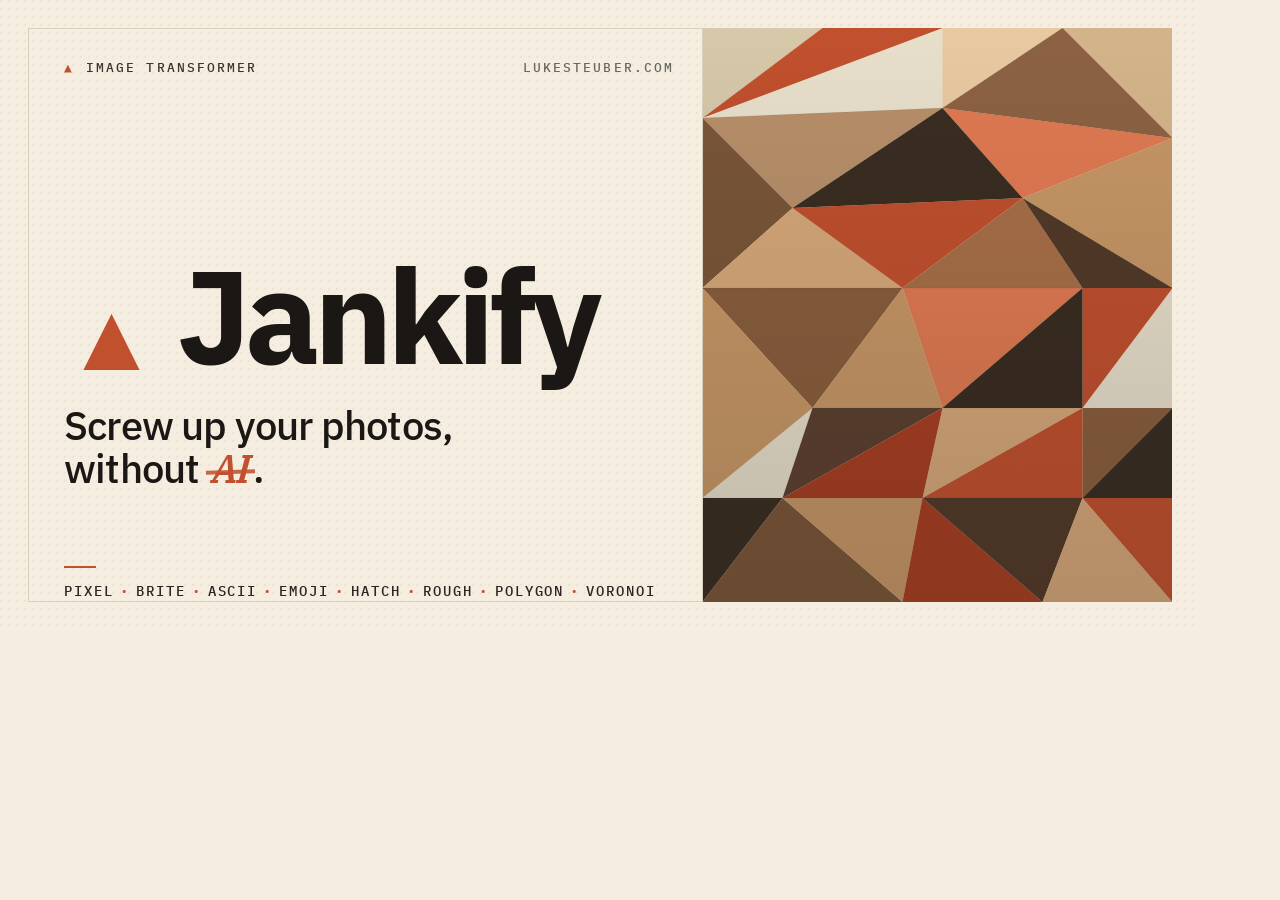
<file: og.html>
<!doctype html>
<html lang="en">
<head>
<meta charset="utf-8">
<title>Jankify OG</title>
<link rel="preconnect" href="https://fonts.googleapis.com">
<link rel="preconnect" href="https://fonts.gstatic.com" crossorigin>
<link rel="stylesheet" href="https://fonts.googleapis.com/css2?family=IBM+Plex+Sans:wght@400;500;600;700&family=IBM+Plex+Mono:wght@400;500;600&family=IBM+Plex+Serif:ital,wght@1,500;1,600&display=swap">
<style>
:root {
  --bg:     #f4ede0;
  --ink:    #1a1714;
  --muted:  #6b6862;
  --accent: #c1502e;
  --line:   #d8cfbd;
}
* { box-sizing: border-box; margin: 0; padding: 0; }
html { width: 1200px; height: 630px; }
body { width: 1200px; min-height: 630px; height: 630px; overflow: hidden; position: relative; }
body {
  background: var(--bg);
  font-family: "IBM Plex Sans", sans-serif;
  color: var(--ink);
  position: relative;
}

/* Paper-grain background via repeating dots */
body::before {
  content: "";
  position: absolute; inset: 0;
  background-image:
    radial-gradient(circle at 1px 1px, rgba(26,23,20,0.04) 1px, transparent 0);
  background-size: 8px 8px;
  pointer-events: none;
  z-index: 0;
}

.frame {
  position: absolute; inset: 28px;
  border: 1px solid var(--line);
  z-index: 1;
}

/* Mosaic panel (right side) */
.mosaic {
  position: absolute;
  top: 28px; right: 28px; bottom: 28px;
  width: 470px;
  overflow: hidden;
  z-index: 2;
  border-left: 1px solid var(--line);
}
.mosaic svg { width: 100%; height: 100%; display: block; }

/* Top label strip */
.strip {
  position: absolute;
  top: 56px; left: 64px; right: 526px;
  display: flex;
  align-items: center;
  justify-content: space-between;
  font-family: "IBM Plex Mono", monospace;
  font-size: 13px;
  font-weight: 500;
  letter-spacing: 0.16em;
  text-transform: uppercase;
  color: #3a352d;
  z-index: 3;
}
.strip .mark { color: var(--accent); font-weight: 600; margin-right: 2px; }
.strip .right { color: var(--muted); }

/* Main type block */
.block {
  position: absolute;
  left: 64px;
  bottom: 140px;
  right: 528px;
  z-index: 3;
}
.wordmark {
  display: flex;
  align-items: baseline;
  gap: 18px;
  margin-bottom: 28px;
}
.wordmark .tri {
  font-size: 96px;
  line-height: 1;
  color: var(--accent);
  transform: translateY(6px);
}
.wordmark h1 {
  font-family: "IBM Plex Sans", sans-serif;
  font-weight: 700;
  font-size: 132px;
  line-height: 0.92;
  letter-spacing: -0.045em;
  color: var(--ink);
}

.tag {
  font-family: "IBM Plex Sans", sans-serif;
  font-weight: 500;
  font-size: 40px;
  line-height: 1.08;
  letter-spacing: -0.02em;
  color: var(--ink);
}
.tag .strike {
  position: relative;
  font-family: "IBM Plex Serif", serif;
  font-style: italic;
  font-weight: 600;
  color: var(--accent);
  padding: 0 4px;
}
.tag .strike::after {
  content: "";
  position: absolute;
  left: -2px; right: -2px;
  top: 54%;
  height: 4px;
  background: var(--accent);
  transform: rotate(-2deg);
  opacity: 0.85;
}

/* Bottom byline */
.byline {
  position: absolute;
  left: 64px;
  top: 555px;
  width: 600px;
  height: 24px;
  font-family: "IBM Plex Mono", monospace;
  font-size: 14px;
  font-weight: 500;
  line-height: 24px;
  color: #2a2520;
  letter-spacing: 0.14em;
  text-transform: uppercase;
  z-index: 10;
}
.byline .dot { color: var(--accent); font-weight: 700; padding: 0 6px; }
.byline .rule {
  display: inline-block;
  width: 32px; height: 2px;
  background: var(--accent);
  vertical-align: middle;
  margin: -2px 14px 0 0;
}
</style>
</head>
<body>
  <div class="frame"></div>

  <div class="mosaic">
    <svg viewBox="0 0 470 574" preserveAspectRatio="xMidYMid slice" xmlns="http://www.w3.org/2000/svg">
      <!-- Hand-placed Delaunay-style triangulation. Palette = warm earth tones with sharp accent breaks. -->
      <defs>
        <linearGradient id="vignette" x1="0" y1="0" x2="0" y2="1">
          <stop offset="0%" stop-color="rgba(0,0,0,0)"/>
          <stop offset="100%" stop-color="rgba(26,23,20,0.18)"/>
        </linearGradient>
      </defs>

      <!-- background base -->
      <rect width="470" height="574" fill="#e8dfcb"/>

      <!-- triangles (warm to deep, abstract figure suggestion) -->
      <g shape-rendering="geometricPrecision">
        <polygon points="0,0 120,0 0,90"        fill="#d6c8a9"/>
        <polygon points="120,0 240,0 0,90"      fill="#c1502e"/>
        <polygon points="240,0 360,0 240,80"    fill="#e8c9a1"/>
        <polygon points="240,0 470,0 360,0"     fill="#a83e22"/>
        <polygon points="470,0 360,0 470,110"   fill="#d4b48a"/>
        <polygon points="360,0 240,80 470,110"  fill="#8c6243"/>

        <polygon points="0,90 240,80 90,180"    fill="#b88f6a"/>
        <polygon points="240,80 470,110 320,170" fill="#e07a52"/>
        <polygon points="240,80 320,170 90,180" fill="#3a2d22"/>
        <polygon points="470,110 320,170 470,260" fill="#c79766"/>

        <polygon points="0,90 90,180 0,260"     fill="#7a5638"/>
        <polygon points="90,180 200,260 0,260"  fill="#d6a87a"/>
        <polygon points="90,180 320,170 200,260" fill="#c1502e"/>
        <polygon points="320,170 380,260 200,260" fill="#a86f48"/>
        <polygon points="320,170 470,260 380,260" fill="#523a28"/>

        <polygon points="0,260 200,260 110,380" fill="#8a5e3d"/>
        <polygon points="200,260 380,260 240,380" fill="#e07a52"/>
        <polygon points="380,260 470,260 380,380" fill="#c1502e"/>
        <polygon points="200,260 240,380 110,380" fill="#c79766"/>
        <polygon points="380,260 380,380 240,380" fill="#3a2d22"/>

        <polygon points="0,260 110,380 0,470"   fill="#c79766"/>
        <polygon points="110,380 240,380 80,470" fill="#5c4030"/>
        <polygon points="240,380 380,380 220,470" fill="#d6a87a"/>
        <polygon points="380,380 470,380 380,470" fill="#8a5e3d"/>
        <polygon points="240,380 220,470 80,470" fill="#a83e22"/>
        <polygon points="380,380 380,470 220,470" fill="#c1502e"/>
        <polygon points="470,380 470,470 380,470" fill="#3a2d22"/>

        <polygon points="0,470 80,470 0,574"    fill="#3a2d22"/>
        <polygon points="80,470 200,574 0,574"  fill="#7a5638"/>
        <polygon points="80,470 220,470 200,574" fill="#c79766"/>
        <polygon points="220,470 340,574 200,574" fill="#a83e22"/>
        <polygon points="220,470 380,470 340,574" fill="#523a28"/>
        <polygon points="380,470 470,574 340,574" fill="#d6a87a"/>
        <polygon points="380,470 470,470 470,574" fill="#c1502e"/>
      </g>

      <!-- subtle edge strokes -->
      <g stroke="rgba(26,23,20,0.10)" stroke-width="0.6" fill="none">
        <polyline points="0,90 240,80 470,110"/>
        <polyline points="0,260 200,260 380,260 470,260"/>
        <polyline points="0,470 80,470 220,470 380,470 470,470"/>
        <polyline points="90,180 320,170"/>
        <polyline points="110,380 240,380 380,380"/>
      </g>

      <rect width="470" height="574" fill="url(#vignette)"/>
    </svg>
  </div>

  <div class="strip">
    <span><span class="mark">▲</span> Image transformer</span>
    <span class="right">lukesteuber.com</span>
  </div>

  <div class="block">
    <div class="wordmark">
      <span class="tri">▲</span>
      <h1>Jankify</h1>
    </div>
    <p class="tag">
      Screw up your photos,<br>
      without <span class="strike">AI</span>.
    </p>
  </div>

  <div class="byline"><span class="rule"></span>Pixel<span class="dot">·</span>Brite<span class="dot">·</span>ASCII<span class="dot">·</span>Emoji<span class="dot">·</span>Hatch<span class="dot">·</span>Rough<span class="dot">·</span>Polygon<span class="dot">·</span>Voronoi</div>
<script data-goatcounter="https://stats.dr.eamer.dev/count"
        async src="https://stats.dr.eamer.dev/count.js"></script>
</body>
</html>
</file>
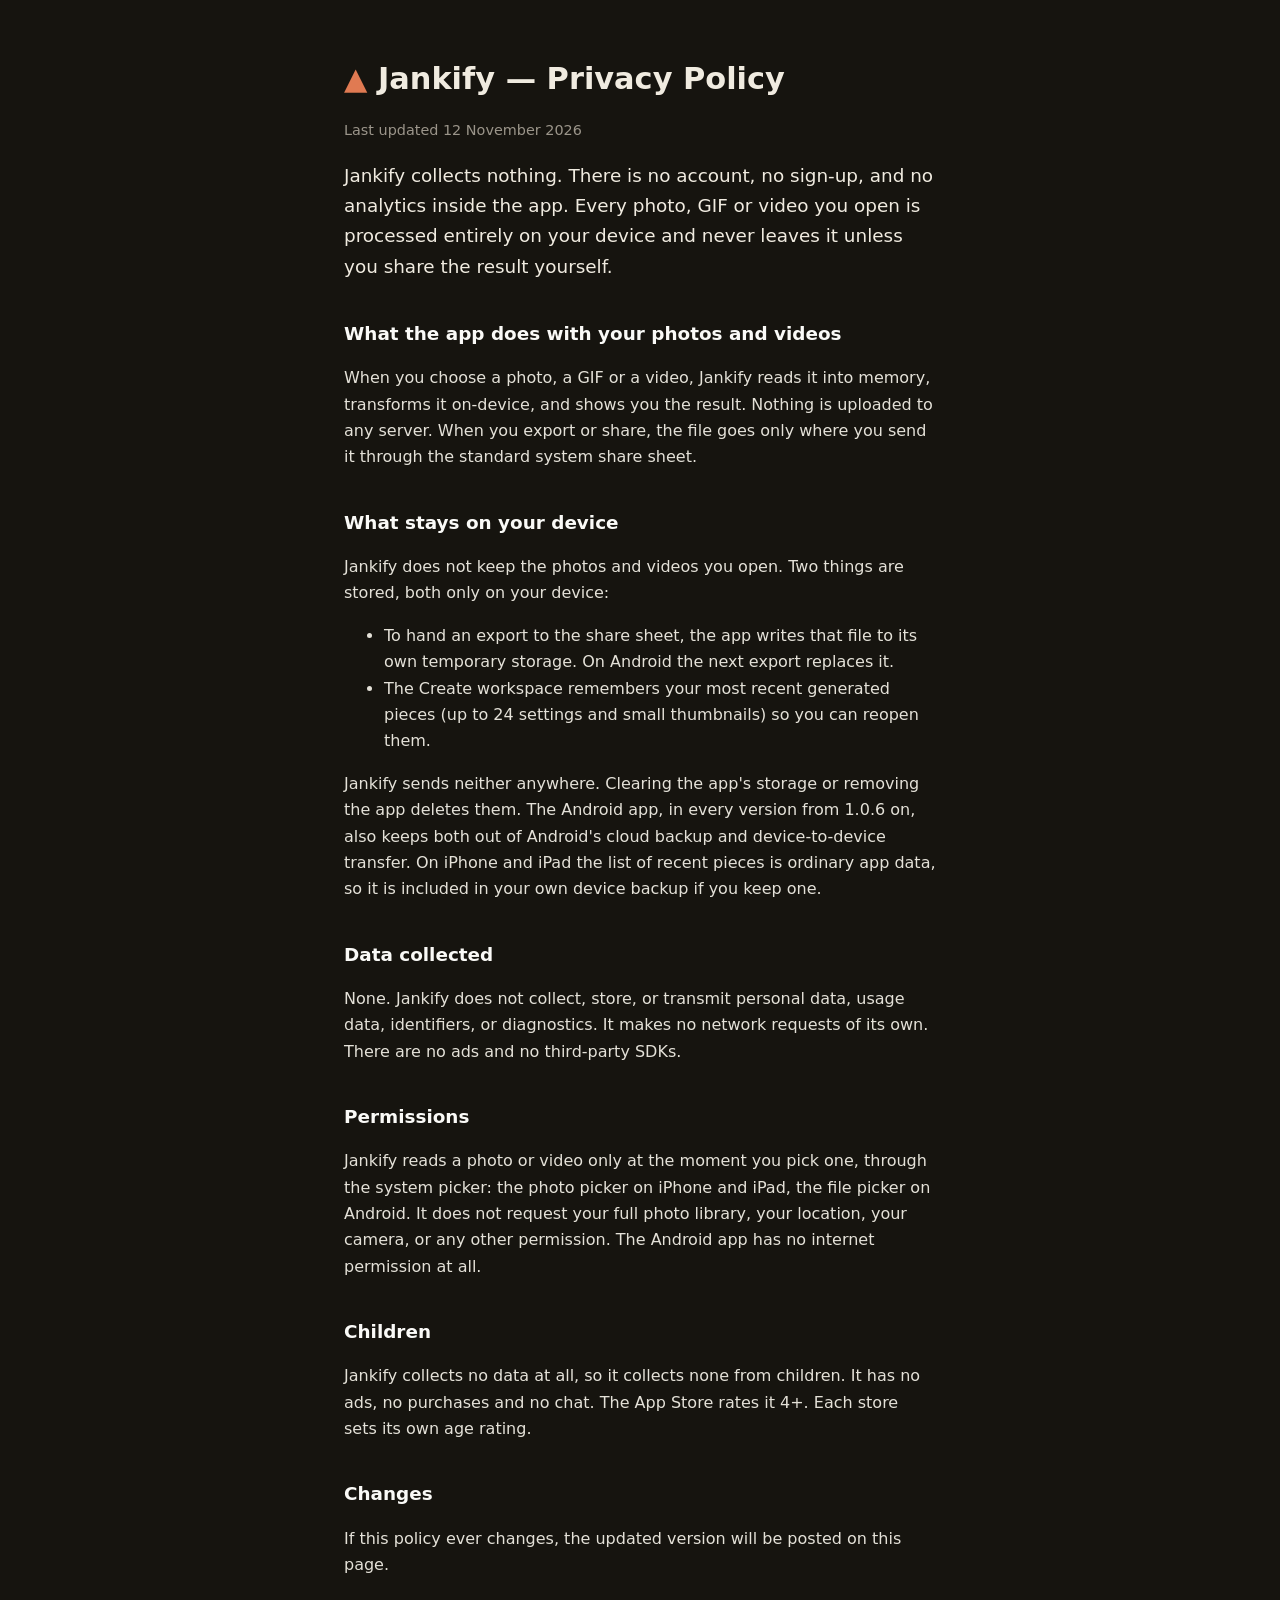
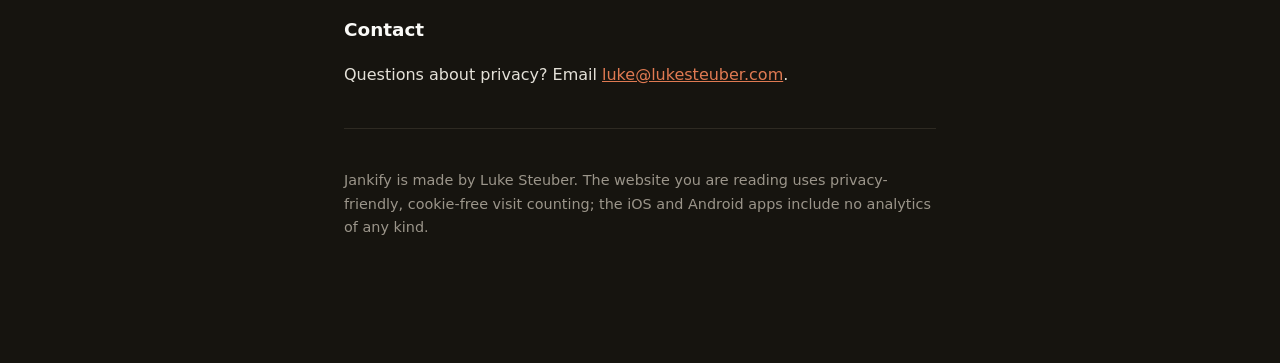
<file: privacy.html>
<!DOCTYPE html>
<html lang="en">
<head>
<meta charset="utf-8">
<meta name="viewport" content="width=device-width, initial-scale=1">
<title>Jankify — Privacy Policy</title>
<meta name="description" content="Jankify collects nothing. Everything happens on your device.">
<link rel="canonical" href="https://jankify.app/privacy.html">
<style>
  :root { color-scheme: dark; --accent: #e07a52; }
  * { box-sizing: border-box; }
  body {
    margin: 0; padding: 6vh 5vw 12vh;
    background: #16140f; color: #f0ebe0;
    font: 16px/1.65 "IBM Plex Sans", -apple-system, BlinkMacSystemFont, "Segoe UI", system-ui, sans-serif;
    max-width: 720px; margin-inline: auto;
  }
  h1 { font-size: 1.9rem; margin: 0 0 .2em; }
  h1 .tri { color: var(--accent); }
  h2 { font-size: 1.15rem; margin: 2em 0 .4em; color: #fafaf7; }
  p, li { color: #e4e1d8; }
  a { color: var(--accent); }
  .lede { font-size: 1.15rem; color: #f0ebe0; }
  .meta { color: #9b958a; font-size: .9rem; }
  hr { border: none; border-top: 1px solid #2e2a22; margin: 2.5em 0; }
  code { background: #1f1c16; padding: .1em .4em; border-radius: 4px; }
</style>
</head>
<body>
  <h1><span class="tri">▲</span> Jankify — Privacy Policy</h1>
  <p class="meta">Last updated 12 November 2026</p>

  <p class="lede">Jankify collects nothing. There is no account, no sign-up, and no analytics inside the app. Every photo, GIF or video you open is processed entirely on your device and never leaves it unless you share the result yourself.</p>

  <h2>What the app does with your photos and videos</h2>
  <p>When you choose a photo, a GIF or a video, Jankify reads it into memory, transforms it on-device, and shows you the result. Nothing is uploaded to any server. When you export or share, the file goes only where you send it through the standard system share sheet.</p>
  <h2>What stays on your device</h2>
  <p>Jankify does not keep the photos and videos you open. Two things are stored, both only on your device:</p>
  <ul>
    <li>To hand an export to the share sheet, the app writes that file to its own temporary storage. On Android the next export replaces it.</li>
    <li>The Create workspace remembers your most recent generated pieces (up to 24 settings and small thumbnails) so you can reopen them.</li>
  </ul>
  <p>Jankify sends neither anywhere. Clearing the app's storage or removing the app deletes them. The Android app, in every version from 1.0.6 on, also keeps both out of Android's cloud backup and device-to-device transfer. On iPhone and iPad the list of recent pieces is ordinary app data, so it is included in your own device backup if you keep one.</p>

  <h2>Data collected</h2>
  <p>None. Jankify does not collect, store, or transmit personal data, usage data, identifiers, or diagnostics. It makes no network requests of its own. There are no ads and no third-party SDKs.</p>

  <h2>Permissions</h2>
  <p>Jankify reads a photo or video only at the moment you pick one, through the system picker: the photo picker on iPhone and iPad, the file picker on Android. It does not request your full photo library, your location, your camera, or any other permission. The Android app has no internet permission at all.</p>

  <h2>Children</h2>
  <p>Jankify collects no data at all, so it collects none from children. It has no ads, no purchases and no chat. The App Store rates it 4+. Each store sets its own age rating.</p>

  <h2>Changes</h2>
  <p>If this policy ever changes, the updated version will be posted on this page.</p>

  <h2>Contact</h2>
  <p>Questions about privacy? Email <a href="mailto:luke@lukesteuber.com">luke@lukesteuber.com</a>.</p>

  <hr>
  <p class="meta">Jankify is made by Luke Steuber. The website you are reading uses privacy-friendly, cookie-free visit counting; the iOS and Android apps include no analytics of any kind.</p>
  <script data-goatcounter="https://stats.dr.eamer.dev/count"
          async src="https://stats.dr.eamer.dev/count.js"></script>
</body>
</html>
</file>
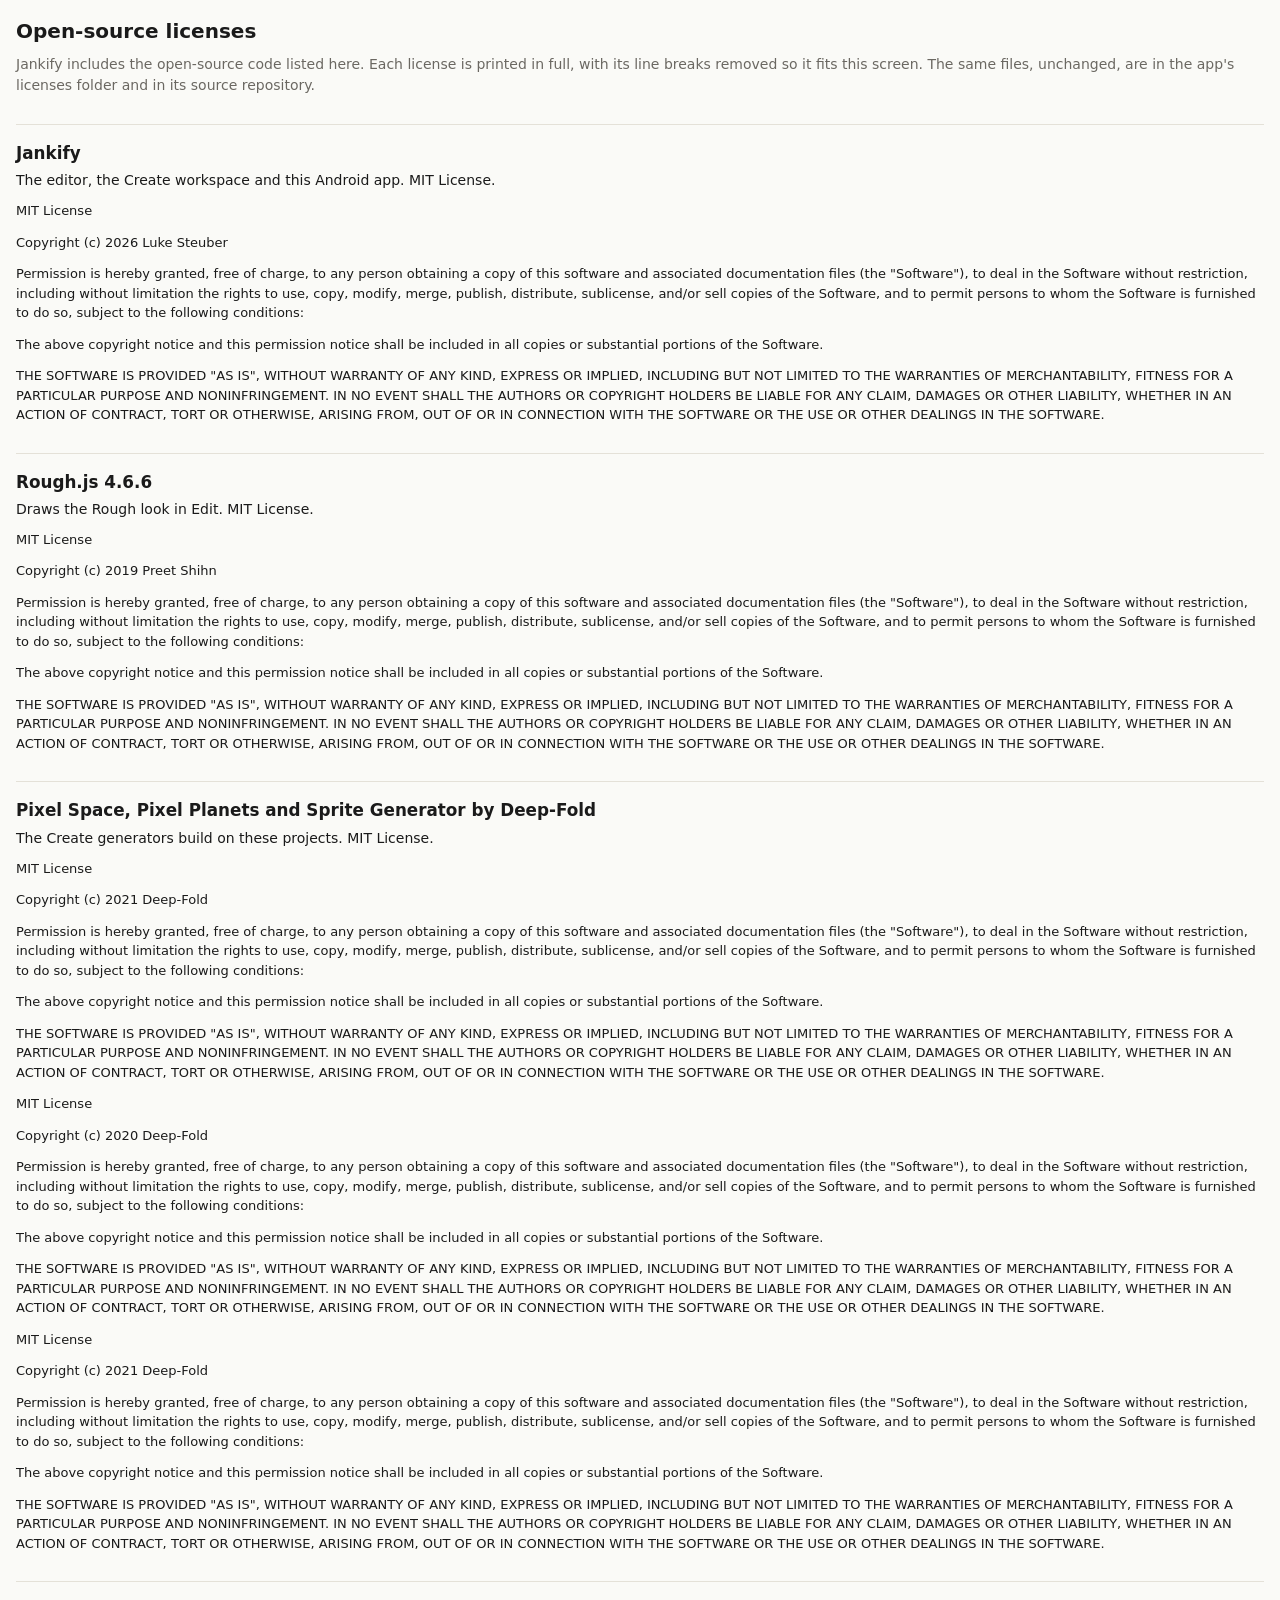
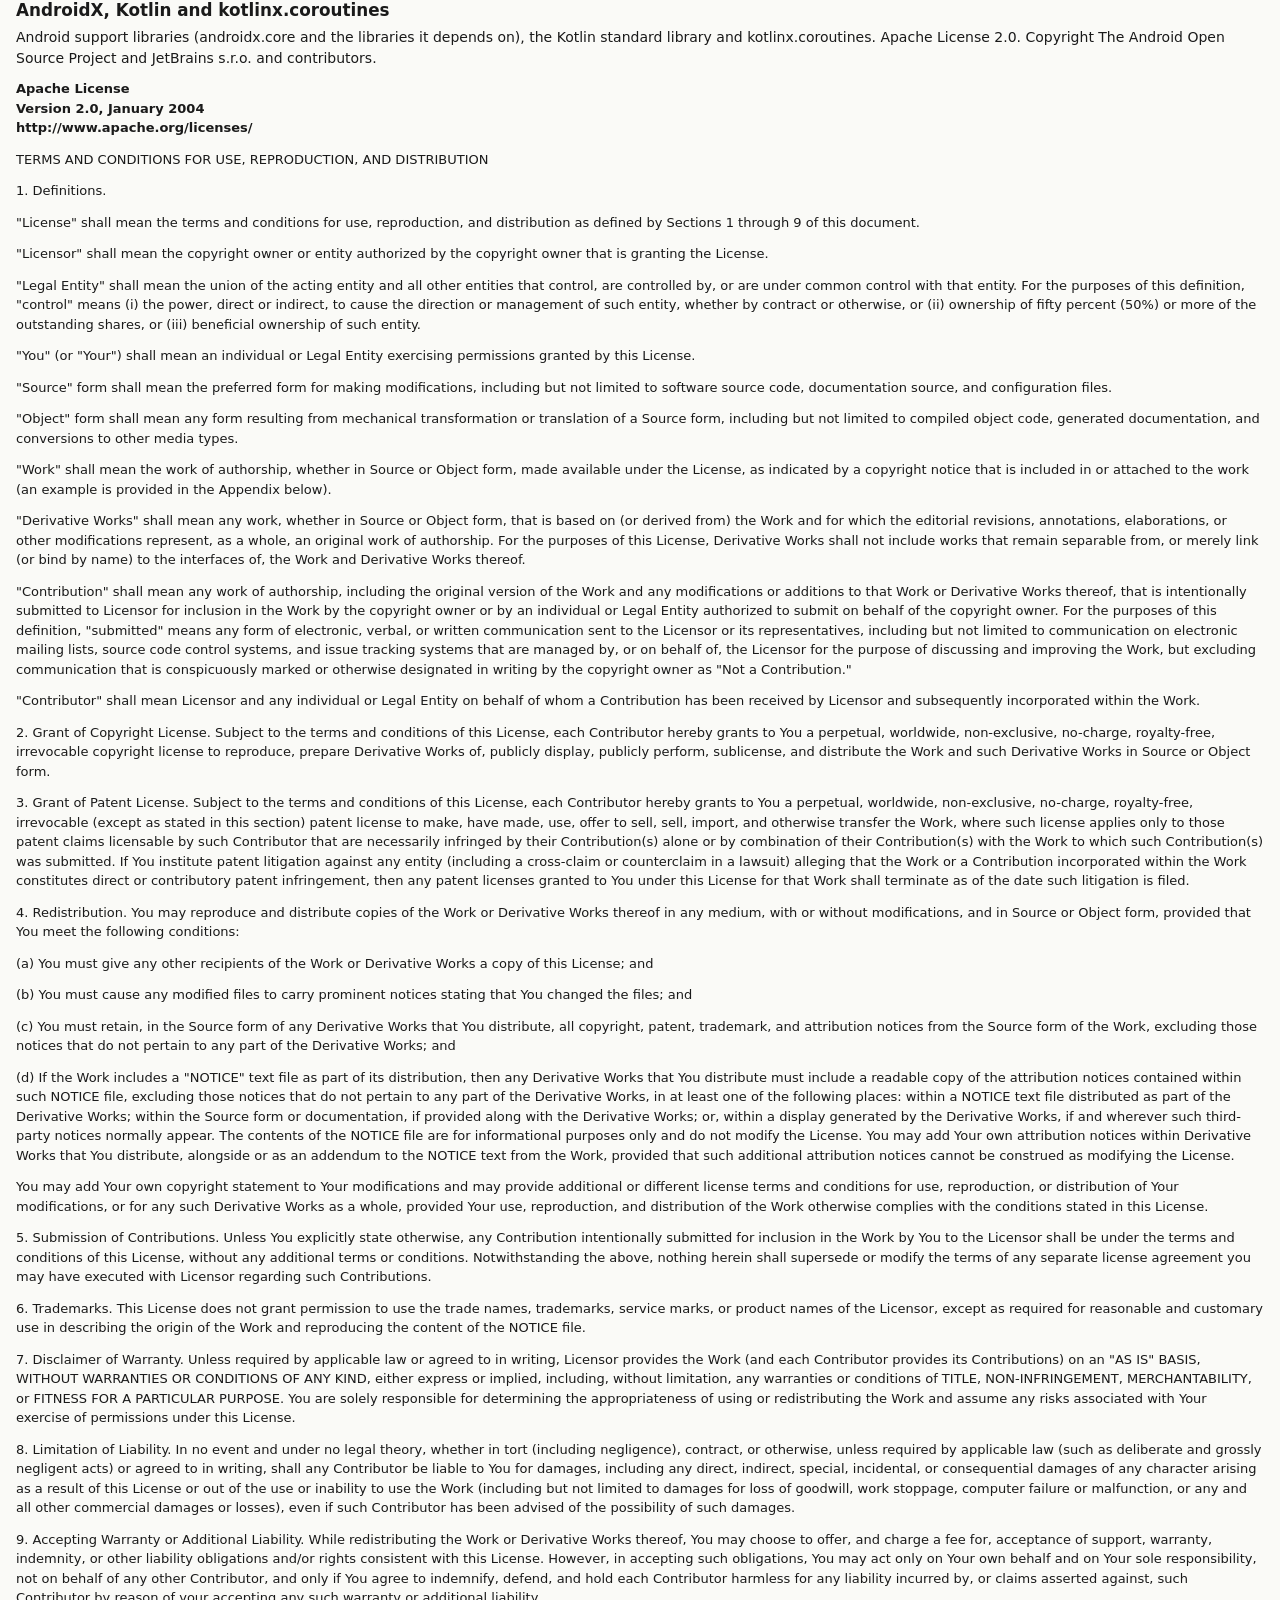
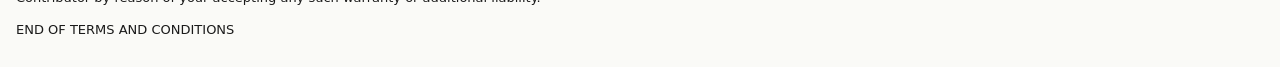
<file: android/app/src/main/assets/licenses.html>
<!DOCTYPE html>
<html lang="en">
<head>
<meta charset="utf-8">
<meta name="viewport" content="width=device-width, initial-scale=1">
<title>Open-source licenses</title>
<!-- Generated by scripts/build-android-licenses.py. Do not edit by hand. -->
<style>
:root { color-scheme: light dark; --bg: #fafaf7; --fg: #1a1a1a; --muted: #6b6862; --border: #e4e1d8; }
@media (prefers-color-scheme: dark) {
  :root { --bg: #16140f; --fg: #f0ebe0; --muted: #9b958a; --border: #2e2a22; }
}
* { box-sizing: border-box; }
body { margin: 0; padding: 16px; background: var(--bg); color: var(--fg);
  font: 14px/1.5 system-ui, sans-serif; overflow-wrap: anywhere; }
h1 { font-size: 1.25rem; margin: 0 0 8px; }
h2 { font-size: 1.05rem; margin: 28px 0 4px; padding-top: 16px; border-top: 1px solid var(--border); }
p { margin: 0 0 10px; }
.muted { color: var(--muted); }
pre { margin: 0 0 12px; white-space: pre-wrap; font: 12px/1.45 ui-monospace, monospace; }
.license { margin: 0 0 12px; font-size: 13px; }
.heading { font-weight: 600; }
</style>
</head>
<body>
<h1>Open-source licenses</h1>
<p class="muted">Jankify includes the open-source code listed here. Each license is printed in full, with its line breaks removed so it fits this screen. The same files, unchanged, are in the app's licenses folder and in its source repository.</p>
<h2>Jankify</h2>
<p>The editor, the Create workspace and this Android app. MIT License.</p>
<p class="license">MIT License</p>
<p class="license">Copyright (c) 2026 Luke Steuber</p>
<p class="license">Permission is hereby granted, free of charge, to any person obtaining a copy of this software and associated documentation files (the &quot;Software&quot;), to deal in the Software without restriction, including without limitation the rights to use, copy, modify, merge, publish, distribute, sublicense, and/or sell copies of the Software, and to permit persons to whom the Software is furnished to do so, subject to the following conditions:</p>
<p class="license">The above copyright notice and this permission notice shall be included in all copies or substantial portions of the Software.</p>
<p class="license">THE SOFTWARE IS PROVIDED &quot;AS IS&quot;, WITHOUT WARRANTY OF ANY KIND, EXPRESS OR IMPLIED, INCLUDING BUT NOT LIMITED TO THE WARRANTIES OF MERCHANTABILITY, FITNESS FOR A PARTICULAR PURPOSE AND NONINFRINGEMENT. IN NO EVENT SHALL THE AUTHORS OR COPYRIGHT HOLDERS BE LIABLE FOR ANY CLAIM, DAMAGES OR OTHER LIABILITY, WHETHER IN AN ACTION OF CONTRACT, TORT OR OTHERWISE, ARISING FROM, OUT OF OR IN CONNECTION WITH THE SOFTWARE OR THE USE OR OTHER DEALINGS IN THE SOFTWARE.</p>
<h2>Rough.js 4.6.6</h2>
<p>Draws the Rough look in Edit. MIT License.</p>
<p class="license">MIT License</p>
<p class="license">Copyright (c) 2019 Preet Shihn</p>
<p class="license">Permission is hereby granted, free of charge, to any person obtaining a copy of this software and associated documentation files (the &quot;Software&quot;), to deal in the Software without restriction, including without limitation the rights to use, copy, modify, merge, publish, distribute, sublicense, and/or sell copies of the Software, and to permit persons to whom the Software is furnished to do so, subject to the following conditions:</p>
<p class="license">The above copyright notice and this permission notice shall be included in all copies or substantial portions of the Software.</p>
<p class="license">THE SOFTWARE IS PROVIDED &quot;AS IS&quot;, WITHOUT WARRANTY OF ANY KIND, EXPRESS OR IMPLIED, INCLUDING BUT NOT LIMITED TO THE WARRANTIES OF MERCHANTABILITY, FITNESS FOR A PARTICULAR PURPOSE AND NONINFRINGEMENT. IN NO EVENT SHALL THE AUTHORS OR COPYRIGHT HOLDERS BE LIABLE FOR ANY CLAIM, DAMAGES OR OTHER LIABILITY, WHETHER IN AN ACTION OF CONTRACT, TORT OR OTHERWISE, ARISING FROM, OUT OF OR IN CONNECTION WITH THE SOFTWARE OR THE USE OR OTHER DEALINGS IN THE SOFTWARE.</p>
<h2>Pixel Space, Pixel Planets and Sprite Generator by Deep-Fold</h2>
<p>The Create generators build on these projects. MIT License.</p>
<p class="license">MIT License</p>
<p class="license">Copyright (c) 2021 Deep-Fold</p>
<p class="license">Permission is hereby granted, free of charge, to any person obtaining a copy of this software and associated documentation files (the &quot;Software&quot;), to deal in the Software without restriction, including without limitation the rights to use, copy, modify, merge, publish, distribute, sublicense, and/or sell copies of the Software, and to permit persons to whom the Software is furnished to do so, subject to the following conditions:</p>
<p class="license">The above copyright notice and this permission notice shall be included in all copies or substantial portions of the Software.</p>
<p class="license">THE SOFTWARE IS PROVIDED &quot;AS IS&quot;, WITHOUT WARRANTY OF ANY KIND, EXPRESS OR IMPLIED, INCLUDING BUT NOT LIMITED TO THE WARRANTIES OF MERCHANTABILITY, FITNESS FOR A PARTICULAR PURPOSE AND NONINFRINGEMENT. IN NO EVENT SHALL THE AUTHORS OR COPYRIGHT HOLDERS BE LIABLE FOR ANY CLAIM, DAMAGES OR OTHER LIABILITY, WHETHER IN AN ACTION OF CONTRACT, TORT OR OTHERWISE, ARISING FROM, OUT OF OR IN CONNECTION WITH THE SOFTWARE OR THE USE OR OTHER DEALINGS IN THE SOFTWARE.</p>
<p class="license">MIT License</p>
<p class="license">Copyright (c) 2020 Deep-Fold</p>
<p class="license">Permission is hereby granted, free of charge, to any person obtaining a copy of this software and associated documentation files (the &quot;Software&quot;), to deal in the Software without restriction, including without limitation the rights to use, copy, modify, merge, publish, distribute, sublicense, and/or sell copies of the Software, and to permit persons to whom the Software is furnished to do so, subject to the following conditions:</p>
<p class="license">The above copyright notice and this permission notice shall be included in all copies or substantial portions of the Software.</p>
<p class="license">THE SOFTWARE IS PROVIDED &quot;AS IS&quot;, WITHOUT WARRANTY OF ANY KIND, EXPRESS OR IMPLIED, INCLUDING BUT NOT LIMITED TO THE WARRANTIES OF MERCHANTABILITY, FITNESS FOR A PARTICULAR PURPOSE AND NONINFRINGEMENT. IN NO EVENT SHALL THE AUTHORS OR COPYRIGHT HOLDERS BE LIABLE FOR ANY CLAIM, DAMAGES OR OTHER LIABILITY, WHETHER IN AN ACTION OF CONTRACT, TORT OR OTHERWISE, ARISING FROM, OUT OF OR IN CONNECTION WITH THE SOFTWARE OR THE USE OR OTHER DEALINGS IN THE SOFTWARE.</p>
<p class="license">MIT License</p>
<p class="license">Copyright (c) 2021 Deep-Fold</p>
<p class="license">Permission is hereby granted, free of charge, to any person obtaining a copy of this software and associated documentation files (the &quot;Software&quot;), to deal in the Software without restriction, including without limitation the rights to use, copy, modify, merge, publish, distribute, sublicense, and/or sell copies of the Software, and to permit persons to whom the Software is furnished to do so, subject to the following conditions:</p>
<p class="license">The above copyright notice and this permission notice shall be included in all copies or substantial portions of the Software.</p>
<p class="license">THE SOFTWARE IS PROVIDED &quot;AS IS&quot;, WITHOUT WARRANTY OF ANY KIND, EXPRESS OR IMPLIED, INCLUDING BUT NOT LIMITED TO THE WARRANTIES OF MERCHANTABILITY, FITNESS FOR A PARTICULAR PURPOSE AND NONINFRINGEMENT. IN NO EVENT SHALL THE AUTHORS OR COPYRIGHT HOLDERS BE LIABLE FOR ANY CLAIM, DAMAGES OR OTHER LIABILITY, WHETHER IN AN ACTION OF CONTRACT, TORT OR OTHERWISE, ARISING FROM, OUT OF OR IN CONNECTION WITH THE SOFTWARE OR THE USE OR OTHER DEALINGS IN THE SOFTWARE.</p>
<h2>AndroidX, Kotlin and kotlinx.coroutines</h2>
<p>Android support libraries (androidx.core and the libraries it depends on), the Kotlin standard library and kotlinx.coroutines. Apache License 2.0. Copyright The Android Open Source Project and JetBrains s.r.o. and contributors.</p>
<p class="license heading">Apache License<br>Version 2.0, January 2004<br>http://www.apache.org/licenses/</p>
<p class="license">TERMS AND CONDITIONS FOR USE, REPRODUCTION, AND DISTRIBUTION</p>
<p class="license">1. Definitions.</p>
<p class="license">&quot;License&quot; shall mean the terms and conditions for use, reproduction, and distribution as defined by Sections 1 through 9 of this document.</p>
<p class="license">&quot;Licensor&quot; shall mean the copyright owner or entity authorized by the copyright owner that is granting the License.</p>
<p class="license">&quot;Legal Entity&quot; shall mean the union of the acting entity and all other entities that control, are controlled by, or are under common control with that entity. For the purposes of this definition, &quot;control&quot; means (i) the power, direct or indirect, to cause the direction or management of such entity, whether by contract or otherwise, or (ii) ownership of fifty percent (50%) or more of the outstanding shares, or (iii) beneficial ownership of such entity.</p>
<p class="license">&quot;You&quot; (or &quot;Your&quot;) shall mean an individual or Legal Entity exercising permissions granted by this License.</p>
<p class="license">&quot;Source&quot; form shall mean the preferred form for making modifications, including but not limited to software source code, documentation source, and configuration files.</p>
<p class="license">&quot;Object&quot; form shall mean any form resulting from mechanical transformation or translation of a Source form, including but not limited to compiled object code, generated documentation, and conversions to other media types.</p>
<p class="license">&quot;Work&quot; shall mean the work of authorship, whether in Source or Object form, made available under the License, as indicated by a copyright notice that is included in or attached to the work (an example is provided in the Appendix below).</p>
<p class="license">&quot;Derivative Works&quot; shall mean any work, whether in Source or Object form, that is based on (or derived from) the Work and for which the editorial revisions, annotations, elaborations, or other modifications represent, as a whole, an original work of authorship. For the purposes of this License, Derivative Works shall not include works that remain separable from, or merely link (or bind by name) to the interfaces of, the Work and Derivative Works thereof.</p>
<p class="license">&quot;Contribution&quot; shall mean any work of authorship, including the original version of the Work and any modifications or additions to that Work or Derivative Works thereof, that is intentionally submitted to Licensor for inclusion in the Work by the copyright owner or by an individual or Legal Entity authorized to submit on behalf of the copyright owner. For the purposes of this definition, &quot;submitted&quot; means any form of electronic, verbal, or written communication sent to the Licensor or its representatives, including but not limited to communication on electronic mailing lists, source code control systems, and issue tracking systems that are managed by, or on behalf of, the Licensor for the purpose of discussing and improving the Work, but excluding communication that is conspicuously marked or otherwise designated in writing by the copyright owner as &quot;Not a Contribution.&quot;</p>
<p class="license">&quot;Contributor&quot; shall mean Licensor and any individual or Legal Entity on behalf of whom a Contribution has been received by Licensor and subsequently incorporated within the Work.</p>
<p class="license">2. Grant of Copyright License. Subject to the terms and conditions of this License, each Contributor hereby grants to You a perpetual, worldwide, non-exclusive, no-charge, royalty-free, irrevocable copyright license to reproduce, prepare Derivative Works of, publicly display, publicly perform, sublicense, and distribute the Work and such Derivative Works in Source or Object form.</p>
<p class="license">3. Grant of Patent License. Subject to the terms and conditions of this License, each Contributor hereby grants to You a perpetual, worldwide, non-exclusive, no-charge, royalty-free, irrevocable (except as stated in this section) patent license to make, have made, use, offer to sell, sell, import, and otherwise transfer the Work, where such license applies only to those patent claims licensable by such Contributor that are necessarily infringed by their Contribution(s) alone or by combination of their Contribution(s) with the Work to which such Contribution(s) was submitted. If You institute patent litigation against any entity (including a cross-claim or counterclaim in a lawsuit) alleging that the Work or a Contribution incorporated within the Work constitutes direct or contributory patent infringement, then any patent licenses granted to You under this License for that Work shall terminate as of the date such litigation is filed.</p>
<p class="license">4. Redistribution. You may reproduce and distribute copies of the Work or Derivative Works thereof in any medium, with or without modifications, and in Source or Object form, provided that You meet the following conditions:</p>
<p class="license">(a) You must give any other recipients of the Work or Derivative Works a copy of this License; and</p>
<p class="license">(b) You must cause any modified files to carry prominent notices stating that You changed the files; and</p>
<p class="license">(c) You must retain, in the Source form of any Derivative Works that You distribute, all copyright, patent, trademark, and attribution notices from the Source form of the Work, excluding those notices that do not pertain to any part of the Derivative Works; and</p>
<p class="license">(d) If the Work includes a &quot;NOTICE&quot; text file as part of its distribution, then any Derivative Works that You distribute must include a readable copy of the attribution notices contained within such NOTICE file, excluding those notices that do not pertain to any part of the Derivative Works, in at least one of the following places: within a NOTICE text file distributed as part of the Derivative Works; within the Source form or documentation, if provided along with the Derivative Works; or, within a display generated by the Derivative Works, if and wherever such third-party notices normally appear. The contents of the NOTICE file are for informational purposes only and do not modify the License. You may add Your own attribution notices within Derivative Works that You distribute, alongside or as an addendum to the NOTICE text from the Work, provided that such additional attribution notices cannot be construed as modifying the License.</p>
<p class="license">You may add Your own copyright statement to Your modifications and may provide additional or different license terms and conditions for use, reproduction, or distribution of Your modifications, or for any such Derivative Works as a whole, provided Your use, reproduction, and distribution of the Work otherwise complies with the conditions stated in this License.</p>
<p class="license">5. Submission of Contributions. Unless You explicitly state otherwise, any Contribution intentionally submitted for inclusion in the Work by You to the Licensor shall be under the terms and conditions of this License, without any additional terms or conditions. Notwithstanding the above, nothing herein shall supersede or modify the terms of any separate license agreement you may have executed with Licensor regarding such Contributions.</p>
<p class="license">6. Trademarks. This License does not grant permission to use the trade names, trademarks, service marks, or product names of the Licensor, except as required for reasonable and customary use in describing the origin of the Work and reproducing the content of the NOTICE file.</p>
<p class="license">7. Disclaimer of Warranty. Unless required by applicable law or agreed to in writing, Licensor provides the Work (and each Contributor provides its Contributions) on an &quot;AS IS&quot; BASIS, WITHOUT WARRANTIES OR CONDITIONS OF ANY KIND, either express or implied, including, without limitation, any warranties or conditions of TITLE, NON-INFRINGEMENT, MERCHANTABILITY, or FITNESS FOR A PARTICULAR PURPOSE. You are solely responsible for determining the appropriateness of using or redistributing the Work and assume any risks associated with Your exercise of permissions under this License.</p>
<p class="license">8. Limitation of Liability. In no event and under no legal theory, whether in tort (including negligence), contract, or otherwise, unless required by applicable law (such as deliberate and grossly negligent acts) or agreed to in writing, shall any Contributor be liable to You for damages, including any direct, indirect, special, incidental, or consequential damages of any character arising as a result of this License or out of the use or inability to use the Work (including but not limited to damages for loss of goodwill, work stoppage, computer failure or malfunction, or any and all other commercial damages or losses), even if such Contributor has been advised of the possibility of such damages.</p>
<p class="license">9. Accepting Warranty or Additional Liability. While redistributing the Work or Derivative Works thereof, You may choose to offer, and charge a fee for, acceptance of support, warranty, indemnity, or other liability obligations and/or rights consistent with this License. However, in accepting such obligations, You may act only on Your own behalf and on Your sole responsibility, not on behalf of any other Contributor, and only if You agree to indemnify, defend, and hold each Contributor harmless for any liability incurred by, or claims asserted against, such Contributor by reason of your accepting any such warranty or additional liability.</p>
<p class="license">END OF TERMS AND CONDITIONS</p>
</body>
</html>
</file>
<file: create/app/styles.css>
:root {
  --bg: #0b0e12;
  --bg-elev: #12171f;
  --panel: #161c26;
  --ink: #e6edf5;
  --muted: #8b97a8;
  --line: #2a3342;
  --accent: #6ee7ff;
  --accent-dim: #2a6f7c;
  --warm: #ffb454;
  --good: #7dffa3;
  --warn: #ffd166;
  --rail-w: 12.5rem;
  --side-w: 16.5rem;
  --font: "Avenir Next", "Avenir", "Seravek", "Segoe UI", system-ui, -apple-system, sans-serif;
  --focus: 0 0 0 2px var(--bg), 0 0 0 4px var(--accent);
}

*,
*::before,
*::after {
  box-sizing: border-box;
}

/* our display rules must never resurrect [hidden] elements
   (the phantom empty canvas below the Backgrounds frame) */
[hidden] {
  display: none !important;
}

html,
body {
  height: 100%;
  margin: 0;
}

body {
  background:
    radial-gradient(1000px 500px at 0% -10%, #1a2740 0%, transparent 55%),
    radial-gradient(800px 400px at 100% 0%, #1c1530 0%, transparent 50%),
    var(--bg);
  color: var(--ink);
  font-family: var(--font);
  font-size: 13px;
  line-height: 1.4;
}

.skip-link {
  position: absolute;
  left: -9999px;
  top: 0.5rem;
  z-index: 20;
  background: var(--accent);
  color: #041016;
  padding: 0.5rem 0.75rem;
  font-weight: 700;
}
.skip-link:focus {
  left: 0.5rem;
}

.app {
  min-height: 100%;
  display: grid;
  grid-template-columns: var(--rail-w) 1fr var(--side-w);
  grid-template-rows: auto 1fr auto;
  grid-template-areas:
    "top top top"
    "rail work side"
    "foot foot foot";
}

.topbar {
  grid-area: top;
  display: flex;
  flex-wrap: wrap;
  align-items: center;
  gap: 0.75rem 1.25rem;
  padding: 0.75rem 1rem;
  border-bottom: 1px solid var(--line);
  background: linear-gradient(180deg, #141a24, #0f131a);
}

.brand {
  display: flex;
  align-items: center;
  gap: 0.65rem;
}
.brand-mark {
  width: 26px;
  height: 26px;
  background:
    linear-gradient(135deg, var(--accent) 0 33%, transparent 33% 66%, var(--warm) 66%),
    linear-gradient(45deg, #3d5afe 0 50%, #ff5c8a 50%);
}
.brand-kicker {
  margin: 0;
  color: var(--muted);
  font-size: 10px;
  letter-spacing: 0.12em;
  text-transform: uppercase;
}
.brand h1 {
  margin: 0;
  font-size: 1.1rem;
  letter-spacing: 0.06em;
  text-transform: uppercase;
}

.workspace-switcher {
  display: inline-flex;
  align-items: center;
  padding: 3px;
  border: 1px solid var(--line);
  background: var(--bg);
}
.workspace-switcher a,
.workspace-switcher [aria-current="page"] {
  padding: 0.3rem 0.65rem;
  color: var(--muted);
  font-size: 11px;
  font-weight: 700;
  letter-spacing: 0.04em;
  line-height: 1.2;
  text-decoration: none;
  text-transform: uppercase;
}
.workspace-switcher a:hover {
  color: var(--ink);
}
.workspace-switcher a:focus-visible {
  outline: none;
  box-shadow: var(--focus);
}
.workspace-switcher [aria-current="page"] {
  background: rgba(110, 231, 255, 0.12);
  color: var(--accent);
}

.tagline {
  margin: 0;
  flex: 1 1 12rem;
  color: var(--muted);
  max-width: 28rem;
}

.topbar-actions {
  display: flex;
  flex-wrap: wrap;
  gap: 0.4rem;
  margin-left: auto;
  align-items: center;
}

.seed-field {
  display: flex;
  align-items: center;
  gap: 0.35rem;
  color: var(--muted);
  font-size: 11px;
}
.seed-field input {
  width: 7.5rem;
  background: var(--panel);
  border: 1px solid var(--line);
  color: var(--ink);
  font: inherit;
  padding: 0.35rem 0.45rem;
}

.btn {
  appearance: none;
  border: 1px solid var(--line);
  background: var(--panel);
  color: var(--ink);
  font: inherit;
  padding: 0.4rem 0.65rem;
  cursor: pointer;
}
.btn:hover {
  border-color: var(--accent-dim);
  color: var(--accent);
}
.btn:focus-visible,
input:focus-visible,
select:focus-visible,
.mode-btn:focus-visible {
  outline: none;
  box-shadow: var(--focus);
}
.btn.primary {
  border-color: var(--accent-dim);
  background: rgba(110, 231, 255, 0.12);
  color: var(--accent);
}

.rail {
  grid-area: rail;
  border-right: 1px solid var(--line);
  background: var(--bg-elev);
  padding: 0.6rem 0.4rem;
  display: flex;
  flex-direction: column;
  gap: 0.3rem;
  overflow: auto;
}

.mode-btn {
  display: grid;
  grid-template-columns: auto 1fr;
  grid-template-rows: auto auto;
  column-gap: 0.5rem;
  width: 100%;
  text-align: left;
  border: 1px solid transparent;
  background: transparent;
  color: var(--ink);
  font: inherit;
  padding: 0.5rem;
  cursor: pointer;
}
.mode-btn:hover {
  background: rgba(110, 231, 255, 0.06);
  border-color: var(--line);
}
.mode-btn[aria-current="page"] {
  background: rgba(110, 231, 255, 0.1);
  border-color: var(--accent-dim);
}
.mode-key {
  grid-row: 1 / span 2;
  width: 1.35rem;
  height: 1.35rem;
  display: grid;
  place-items: center;
  border: 1px solid var(--line);
  font-size: 11px;
  color: var(--muted);
}
.mode-btn[aria-current="page"] .mode-key {
  border-color: var(--accent);
  color: var(--accent);
}
.mode-name {
  font-weight: 700;
  letter-spacing: 0.03em;
}

.workspace {
  grid-area: work;
  min-width: 0;
  min-height: 0;
  display: flex;
  flex-direction: column;
  background: var(--bg);
}

.frame-chrome {
  display: flex;
  align-items: center;
  gap: 0.5rem;
  padding: 0.45rem 0.85rem;
  background: #0a0d12;
  border-bottom: 1px solid var(--line);
}
.frame-label {
  color: var(--ink);
  font-size: 13px;
  font-weight: 600;
  letter-spacing: 0.02em;
}
.status-pill {
  margin-left: auto;
  border: 1px solid var(--good);
  color: var(--good);
  font-size: 11px;
  letter-spacing: 0.06em;
  text-transform: uppercase;
  padding: 0.12rem 0.5rem;
  border-radius: 999px;
}
.status-pill.busy {
  border-color: var(--warm);
  color: var(--warm);
  animation: pulse-busy 1s ease-in-out infinite;
}
@keyframes pulse-busy {
  50% {
    opacity: 0.55;
  }
}
@media (prefers-reduced-motion: reduce) {
  .status-pill.busy {
    animation: none;
  }
}

.stage {
  flex: 1;
  min-height: 20rem;
  display: grid;
  /* top-aligned so every mode's canvas shares the same top edge */
  place-items: start center;
  overflow: auto;
  padding: 1.25rem 1rem;
  background:
    repeating-linear-gradient(
      0deg,
      transparent,
      transparent 2px,
      rgba(0, 0, 0, 0.06) 2px,
      rgba(0, 0, 0, 0.06) 3px
    ),
    #080a0e;
}

.canvas-stack {
  position: relative;
  display: grid;
  place-items: center;
}

/* animated FX modes: big looping preview over the exportable filmstrip */
.fx-wrap {
  display: grid;
  gap: 1rem;
  justify-items: center;
}
.fx-preview {
  width: min(420px, 80vw);
  background: #05070b;
}
.fx-strip {
  width: min(560px, 90vw, 100%);
  max-height: 120px;
  object-fit: contain;
  background: #05070b;
}
.canvas-stack .gen-canvas.overlay {
  position: absolute;
  inset: 0;
  width: 100%;
  height: 100%;
  pointer-events: none;
  /* stacked layer: an opaque background here hides the GL canvas beneath */
  background: transparent;
  box-shadow: none;
}

.gen-canvas {
  display: block;
  /* Standard stage footprint: every mode presents at the same width,
     aspect preserved (all defaults are 512×512 so modes match at rest). */
  width: min(560px, 90vw, 100%);
  height: auto;
  max-height: min(70vh, 900px);
  /* one backdrop tone for every mode (sprites bg + planets clear match) */
  background: #0b0f16;
  box-shadow: 0 0 0 1px var(--line), 12px 12px 0 rgba(0, 0, 0, 0.35);
  image-rendering: auto;
  /* if max-height clamps a tall canvas, letterbox instead of distorting */
  object-fit: contain;
}
.gen-canvas.pixelated {
  image-rendering: pixelated;
  image-rendering: crisp-edges;
}

.mode-iframe {
  width: min(100%, 920px);
  /* standard footprint: 512 canvas + progress strip */
  height: min(78vh, 620px);
  min-height: 520px;
  border: 0;
  background: #111;
  box-shadow: 0 0 0 1px var(--line), 12px 12px 0 rgba(0, 0, 0, 0.35);
}

.starscapes-stack {
  width: 100%;
  justify-items: stretch;
}
.starscapes-stack .mode-iframe {
  width: 100%;
}

.recipe {
  display: flex;
  flex-wrap: wrap;
  gap: 0.5rem 0.85rem;
  padding: 0.4rem 0.75rem;
  border-top: 1px solid var(--line);
  background: #0a0d12;
  color: var(--muted);
  font-size: 11px;
}
.recipe-label {
  color: var(--accent);
  text-transform: uppercase;
  letter-spacing: 0.12em;
  font-size: 10px;
}
#recipe-text {
  color: var(--ink);
  font-variant-numeric: tabular-nums;
}

.sidebar {
  grid-area: side;
  border-left: 1px solid var(--line);
  background: var(--bg-elev);
  padding: 0.75rem;
  overflow: auto;
  display: flex;
  flex-direction: column;
  gap: 0.65rem;
}
.sidebar-title {
  margin: 0;
  font-size: 11px;
  letter-spacing: 0.12em;
  text-transform: uppercase;
  color: var(--muted);
}
.controls {
  display: flex;
  flex-direction: column;
  gap: 0.45rem;
}
.ctrl-row {
  display: grid;
  grid-template-columns: 1fr auto;
  gap: 0.35rem 0.5rem;
  align-items: center;
  color: var(--ink);
}
.ctrl-label {
  color: var(--muted);
  font-size: 11px;
}
.ctrl-row input[type="number"],
.ctrl-row input[type="text"],
.ctrl-row select {
  width: 7.5rem;
  background: var(--panel);
  border: 1px solid var(--line);
  color: var(--ink);
  font: inherit;
  padding: 0.3rem 0.4rem;
}
.ctrl-row input[type="range"] {
  width: 6.5rem;
}
.ctrl-row input[type="color"] {
  width: 2.4rem;
  height: 1.6rem;
  border: 1px solid var(--line);
  background: transparent;
  padding: 0;
}
.ctrl-row input[type="checkbox"] {
  width: 1rem;
  height: 1rem;
  justify-self: end;
}
.ctrl-val {
  font-size: 10px;
  color: var(--muted);
  min-width: 2rem;
  text-align: right;
}
.sidebar-hint {
  margin-top: auto;
  color: var(--muted);
  font-size: 11px;
}

.history {
  border-top: 1px solid var(--line);
  padding-top: 0.55rem;
  display: flex;
  flex-direction: column;
  gap: 0.4rem;
}
.history-head {
  display: flex;
  justify-content: space-between;
  align-items: center;
  color: var(--muted);
  font-size: 10px;
  letter-spacing: 0.1em;
  text-transform: uppercase;
}
.history-empty {
  margin: 0;
  color: var(--muted);
  font-size: 11px;
}
.history-row {
  display: flex;
  flex-wrap: wrap;
  gap: 0.35rem;
  max-height: 10rem;
  overflow: auto;
}
.history-thumb {
  appearance: none;
  border: 1px solid var(--line);
  background: #0a0d12;
  padding: 0.2rem;
  cursor: pointer;
  color: var(--muted);
  font: inherit;
  font-size: 9px;
  width: 4.2rem;
  display: flex;
  flex-direction: column;
  align-items: center;
  gap: 0.15rem;
}
.history-thumb img {
  width: 56px;
  height: 56px;
  object-fit: cover;
  image-rendering: pixelated;
  background: #000;
}
.history-thumb:hover {
  border-color: var(--accent-dim);
  color: var(--accent);
}
.btn.tiny {
  padding: 0.15rem 0.35rem;
  font-size: 10px;
}
.btn.ghost {
  background: transparent;
}

.sprite-wrap {
  display: flex;
  flex-direction: column;
  align-items: center;
  gap: 0.5rem;
}
.sprite-name {
  margin: 0;
  max-width: min(90vw, 36rem);
  text-align: center;
  color: var(--accent);
  font-size: 12px;
  letter-spacing: 0.04em;
}

.toast {
  position: fixed;
  bottom: 1.25rem;
  left: 50%;
  transform: translateX(-50%);
  background: var(--panel);
  border: 1px solid var(--accent-dim);
  color: var(--ink);
  padding: 0.5rem 0.85rem;
  font-size: 12px;
  z-index: 50;
  box-shadow: 0 8px 24px rgba(0, 0, 0, 0.45);
}
.toast[hidden] {
  display: none !important;
}
.sidebar-hint kbd {
  border: 1px solid var(--line);
  background: var(--panel);
  padding: 0.05rem 0.28rem;
  font: inherit;
  font-size: 10px;
  color: var(--ink);
}

.footer {
  grid-area: foot;
  padding: 0.45rem 1rem;
  border-top: 1px solid var(--line);
  background: #0a0d12;
  color: var(--muted);
  font-size: 11px;
}
.footer p {
  margin: 0;
}

/* Mobile action bar — hidden on desktop */
.actionbar {
  display: none;
}

@media (max-width: 960px) {
  .app {
    grid-template-columns: 1fr;
    grid-template-areas:
      "top"
      "rail"
      "work"
      "side"
      "foot";
  }
  .rail {
    flex-direction: row;
    flex-wrap: wrap;
    border-right: 0;
    border-bottom: 1px solid var(--line);
  }
  .mode-btn {
    flex: 1 1 8rem;
  }
  .sidebar {
    border-left: 0;
    border-top: 1px solid var(--line);
  }
}

/* Phones: art first, actions at the thumb, one-line everything */
@media (max-width: 720px) {
  .topbar {
    display: flex;
    align-items: center;
    gap: 0.6rem;
    padding: 0.55rem 0.85rem;
  }
  .tagline,
  .seed-field,
  #btn-generate,
  #btn-random,
  #btn-vary {
    display: none; /* seed lives in Controls; actions live in the bottom bar */
  }
  .brand-kicker {
    display: none;
  }
  .topbar-actions {
    margin-left: auto;
    display: flex;
    gap: 0.4rem;
  }
  .topbar-actions .btn {
    padding: 0.4rem 0.7rem;
    font-size: 12px;
  }

  /* mode rail → one scrollable row of chips */
  .rail {
    flex-wrap: nowrap;
    overflow-x: auto;
    -webkit-overflow-scrolling: touch;
    scrollbar-width: none;
    padding: 0.45rem 0.6rem;
    gap: 0.35rem;
  }
  .rail::-webkit-scrollbar {
    display: none;
  }
  .mode-btn {
    flex: 0 0 auto;
    width: auto;
    display: flex;
    align-items: center;
    border: 1px solid var(--line);
    border-radius: 999px;
    padding: 0.4rem 0.95rem;
    white-space: nowrap;
  }
  .mode-key {
    display: none; /* number keys mean nothing on touch */
  }

  .stage {
    min-height: 0;
    padding: 0.6rem 0.6rem 0.9rem;
  }
  .mode-iframe {
    min-height: 200px;
  }

  /* clearance for the fixed bar + iOS home indicator */
  .footer {
    padding-bottom: calc(4.6rem + env(safe-area-inset-bottom));
  }

  .actionbar {
    display: grid;
    grid-template-columns: 2fr 3fr;
    gap: 0.6rem;
    position: fixed;
    left: 0;
    right: 0;
    bottom: 0;
    z-index: 30;
    padding: 0.6rem 0.85rem calc(0.6rem + env(safe-area-inset-bottom));
    background: rgba(10, 13, 18, 0.92);
    backdrop-filter: blur(10px);
    border-top: 1px solid var(--line);
  }
  .actionbar .btn {
    min-height: 46px;
    font-size: 15px;
    border-radius: 10px;
  }
  .actionbar .btn.primary {
    background: var(--accent);
    color: #06222b;
    border-color: var(--accent);
    font-weight: 700;
  }
  body.typing .actionbar {
    display: none; /* keyboard up — give the viewport back */
  }
}

@media (prefers-reduced-motion: reduce) {
  * {
    transition: none !important;
  }
}
</file>
<file: Jankify/Resources/Web/offline.css>
/*
 * File Purpose: Replace hosted typography and icon styles in offline mobile bundles.
 * Primary Functions: Provide system-font icon fallbacks for canonical Jankify controls.
 * Inputs/Outputs: Matches Font Awesome class names and renders local Unicode symbols.
 */
.fa-solid {
  display: inline-block;
  width: 1.1em;
  font-family: system-ui, sans-serif;
  font-style: normal;
  text-align: center;
}
.fa-upload::before, .fa-cloud-arrow-up::before { content: "\2191"; }
.fa-image::before { content: "\25a3"; }
.fa-bezier-curve::before { content: "\223f"; }
.fa-clipboard::before { content: "\25a4"; }
.fa-shuffle::before { content: "\21c4"; }
.fa-check::before { content: "\2713"; }
.fa-film::before { content: "\25a6"; }
.fa-dice::before { content: "\2684"; }
.fa-border-all::before { content: "\229e"; }
.fa-video::before { content: "\25b7"; }

/* Android: every control is at least 48 dp tall, the platform's minimum touch target. */
html[data-native="android"] .btn,
html[data-native="android"] .mode-select,
html[data-native="android"] select,
html[data-native="android"] .radio-group label,
html[data-native="android"] .checkbox-group label { min-height: 48px; }
html[data-native="android"] .workspace-switcher a,
html[data-native="android"] .workspace-switcher [aria-current="page"] {
  display: inline-flex; align-items: center; min-height: 48px; padding: 4px 12px;
}
html[data-native="android"] .mode-select select { min-height: 44px; }
html[data-native="android"] input[type=range] { height: 48px; }
html[data-native="android"] .row input[type=color] { width: 48px; height: 48px; }
html[data-native="android"] .row input[type=checkbox] { width: 24px; height: 24px; margin: 12px; }
html[data-native="android"] .row label { display: inline-flex; align-items: center; min-height: 48px; }
</file>
<file: android/app/src/main/assets/offline.css>
/*
 * File Purpose: Replace hosted typography and icon styles in offline mobile bundles.
 * Primary Functions: Provide system-font icon fallbacks for canonical Jankify controls.
 * Inputs/Outputs: Matches Font Awesome class names and renders local Unicode symbols.
 */
.fa-solid {
  display: inline-block;
  width: 1.1em;
  font-family: system-ui, sans-serif;
  font-style: normal;
  text-align: center;
}
.fa-upload::before, .fa-cloud-arrow-up::before { content: "\2191"; }
.fa-image::before { content: "\25a3"; }
.fa-bezier-curve::before { content: "\223f"; }
.fa-clipboard::before { content: "\25a4"; }
.fa-shuffle::before { content: "\21c4"; }
.fa-check::before { content: "\2713"; }
.fa-film::before { content: "\25a6"; }
.fa-dice::before { content: "\2684"; }
.fa-border-all::before { content: "\229e"; }
.fa-video::before { content: "\25b7"; }

/* Android: every control is at least 48 dp tall, the platform's minimum touch target. */
html[data-native="android"] .btn,
html[data-native="android"] .mode-select,
html[data-native="android"] select,
html[data-native="android"] .radio-group label,
html[data-native="android"] .checkbox-group label { min-height: 48px; }
html[data-native="android"] .workspace-switcher a,
html[data-native="android"] .workspace-switcher [aria-current="page"] {
  display: inline-flex; align-items: center; min-height: 48px; padding: 4px 12px;
}
html[data-native="android"] .mode-select select { min-height: 44px; }
html[data-native="android"] input[type=range] { height: 48px; }
html[data-native="android"] .row input[type=color] { width: 48px; height: 48px; }
html[data-native="android"] .row input[type=checkbox] { width: 24px; height: 24px; margin: 12px; }
html[data-native="android"] .row label { display: inline-flex; align-items: center; min-height: 48px; }
</file>
